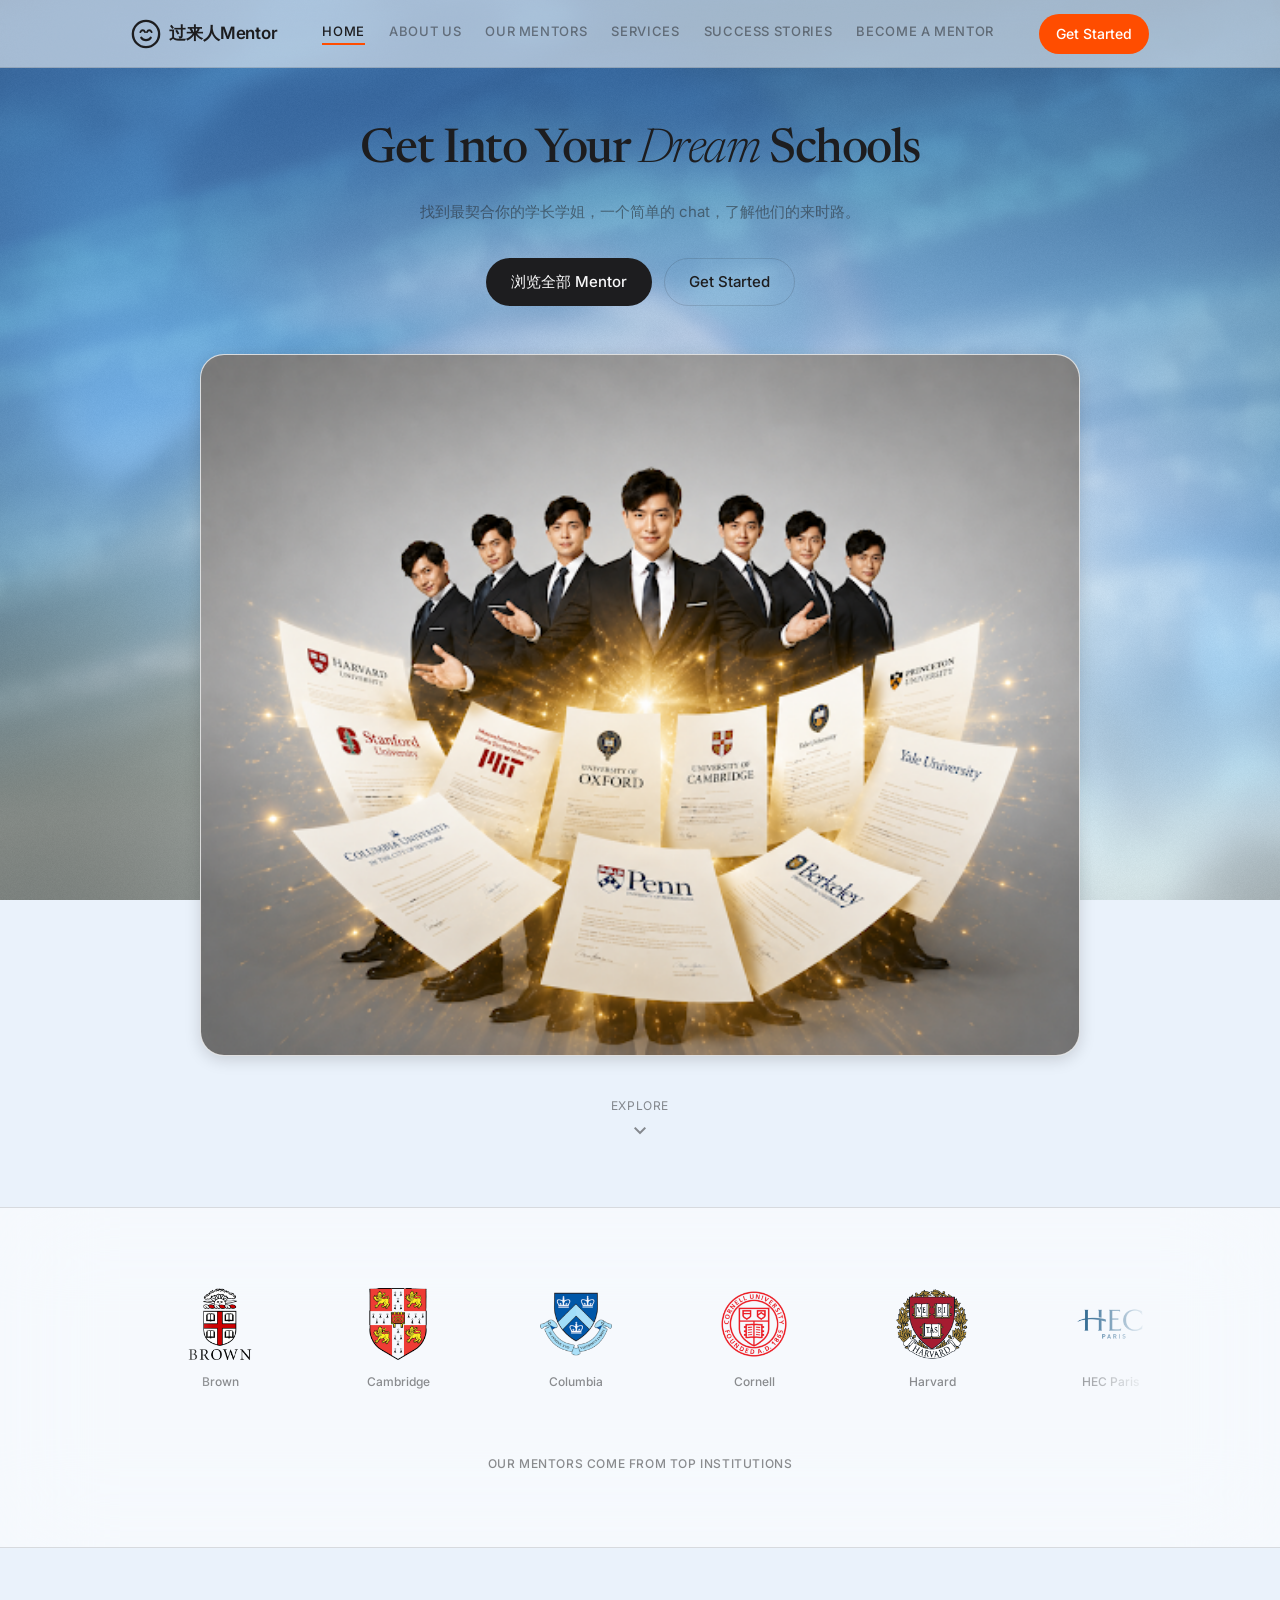
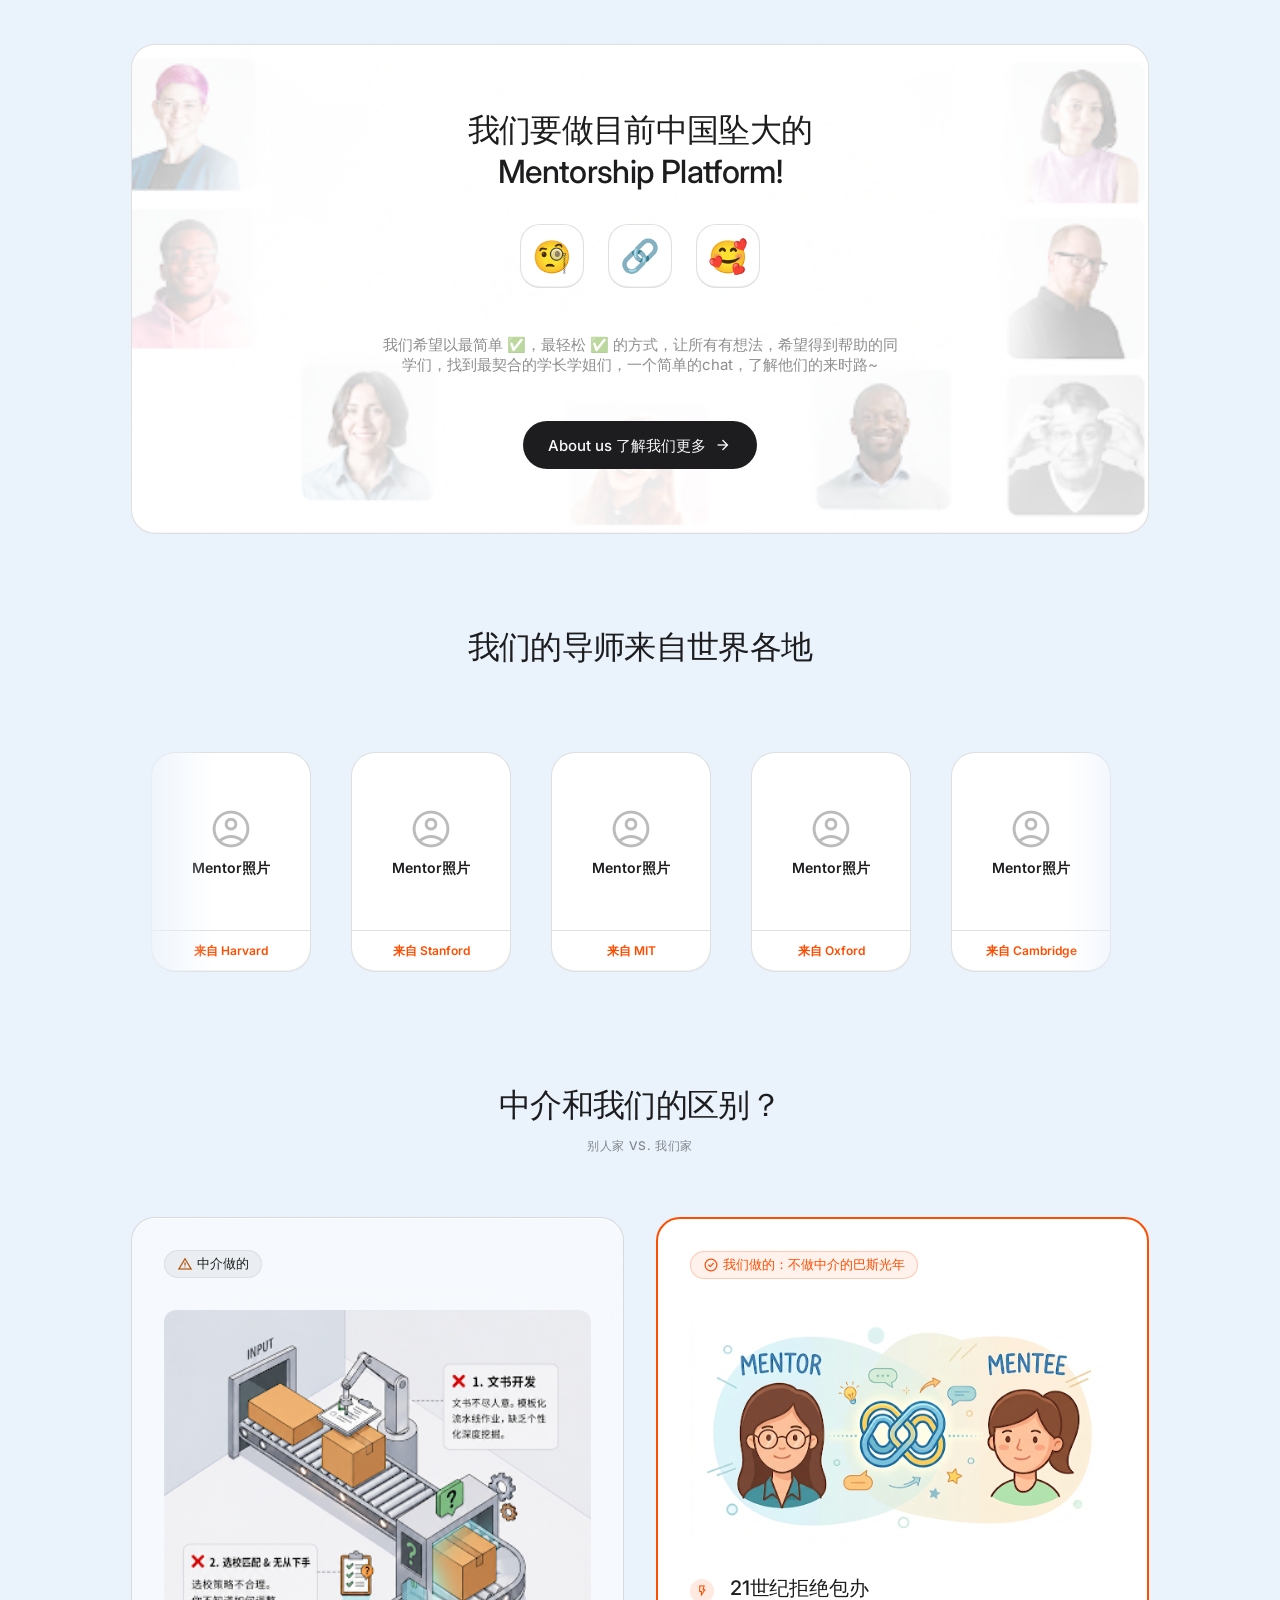
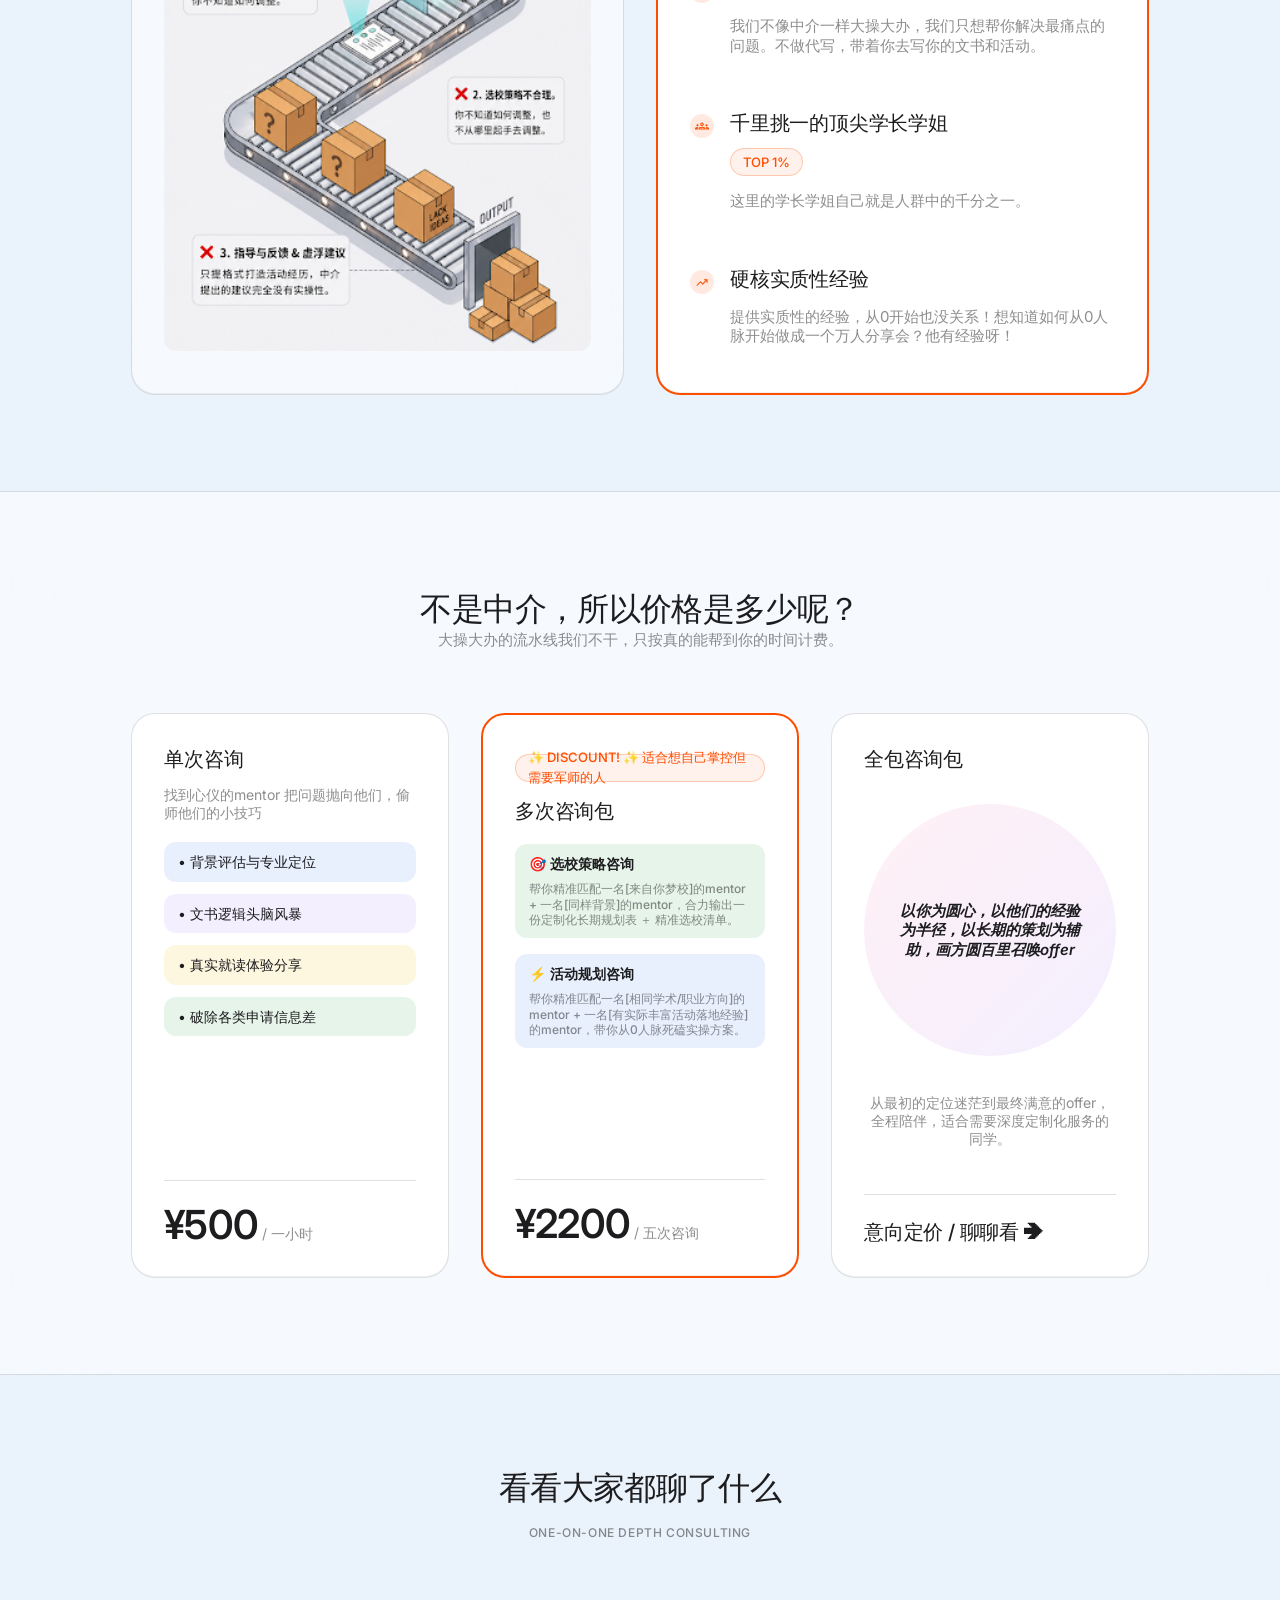
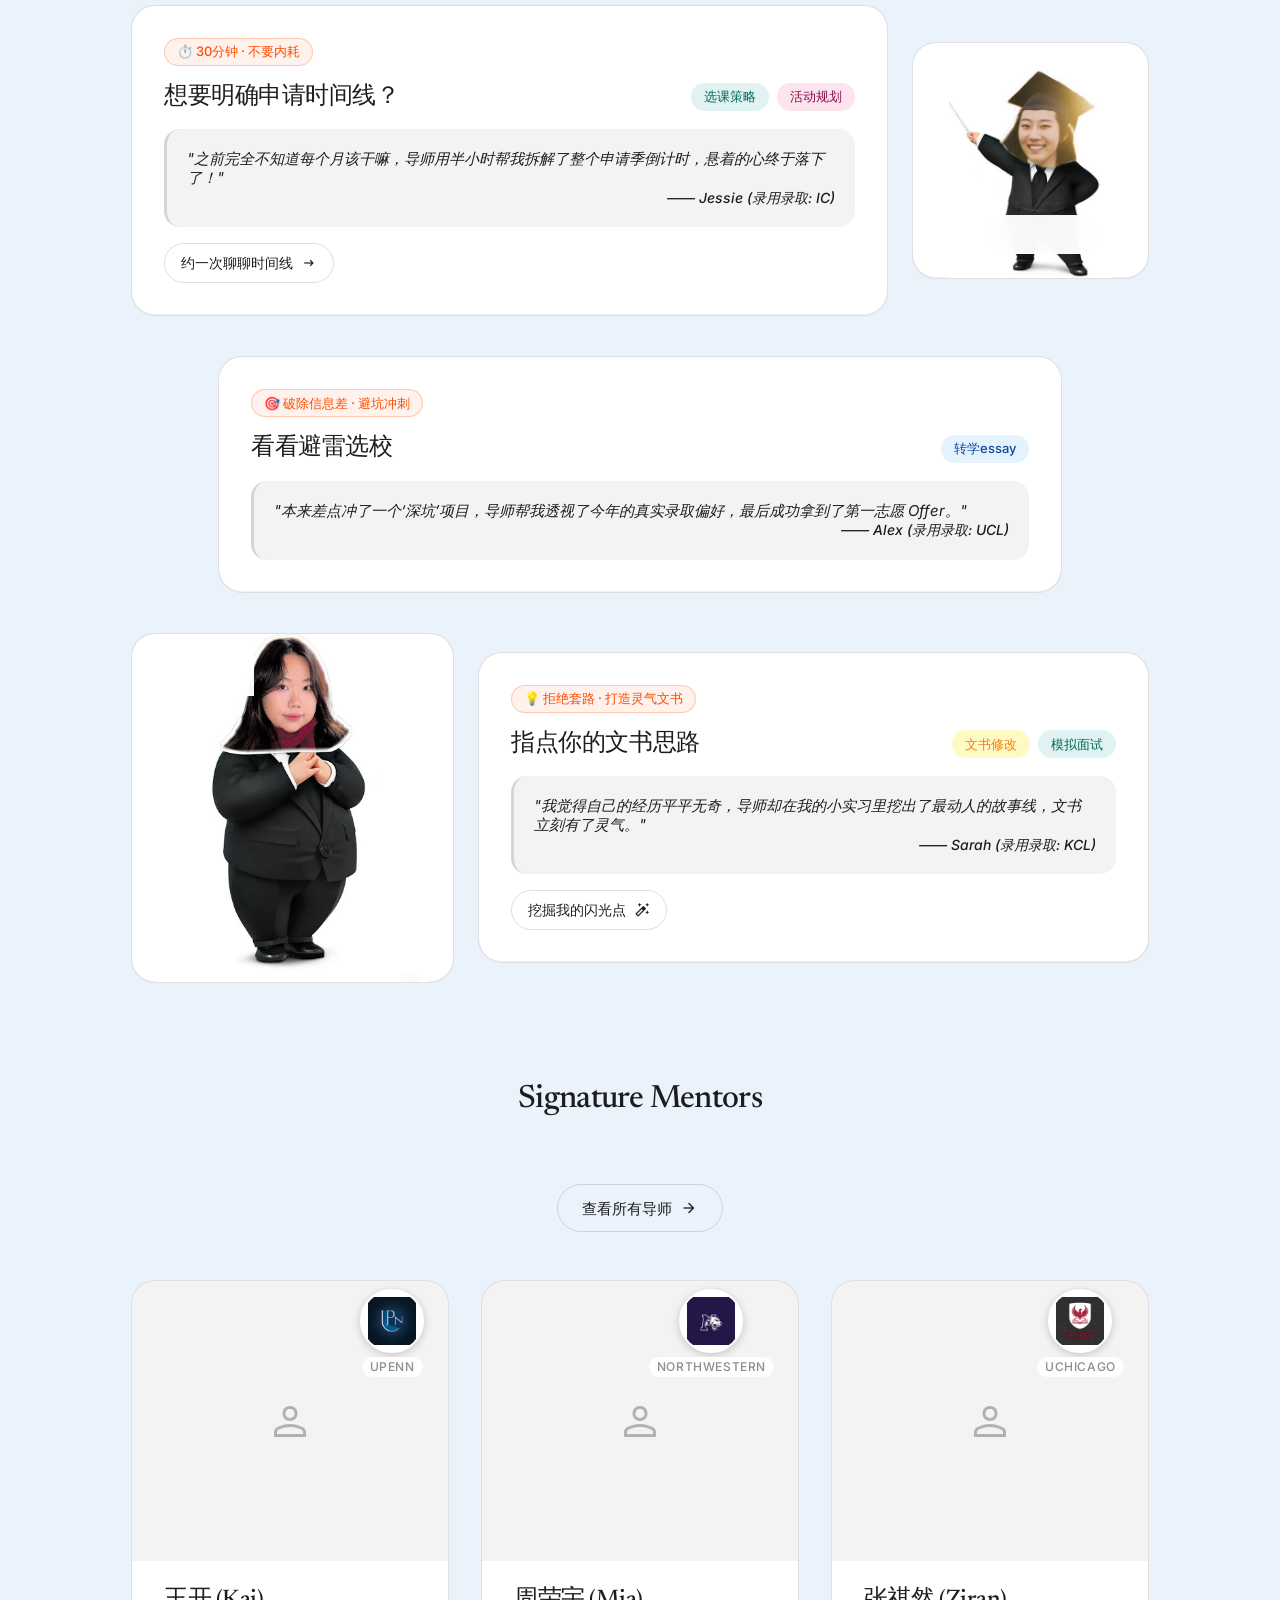
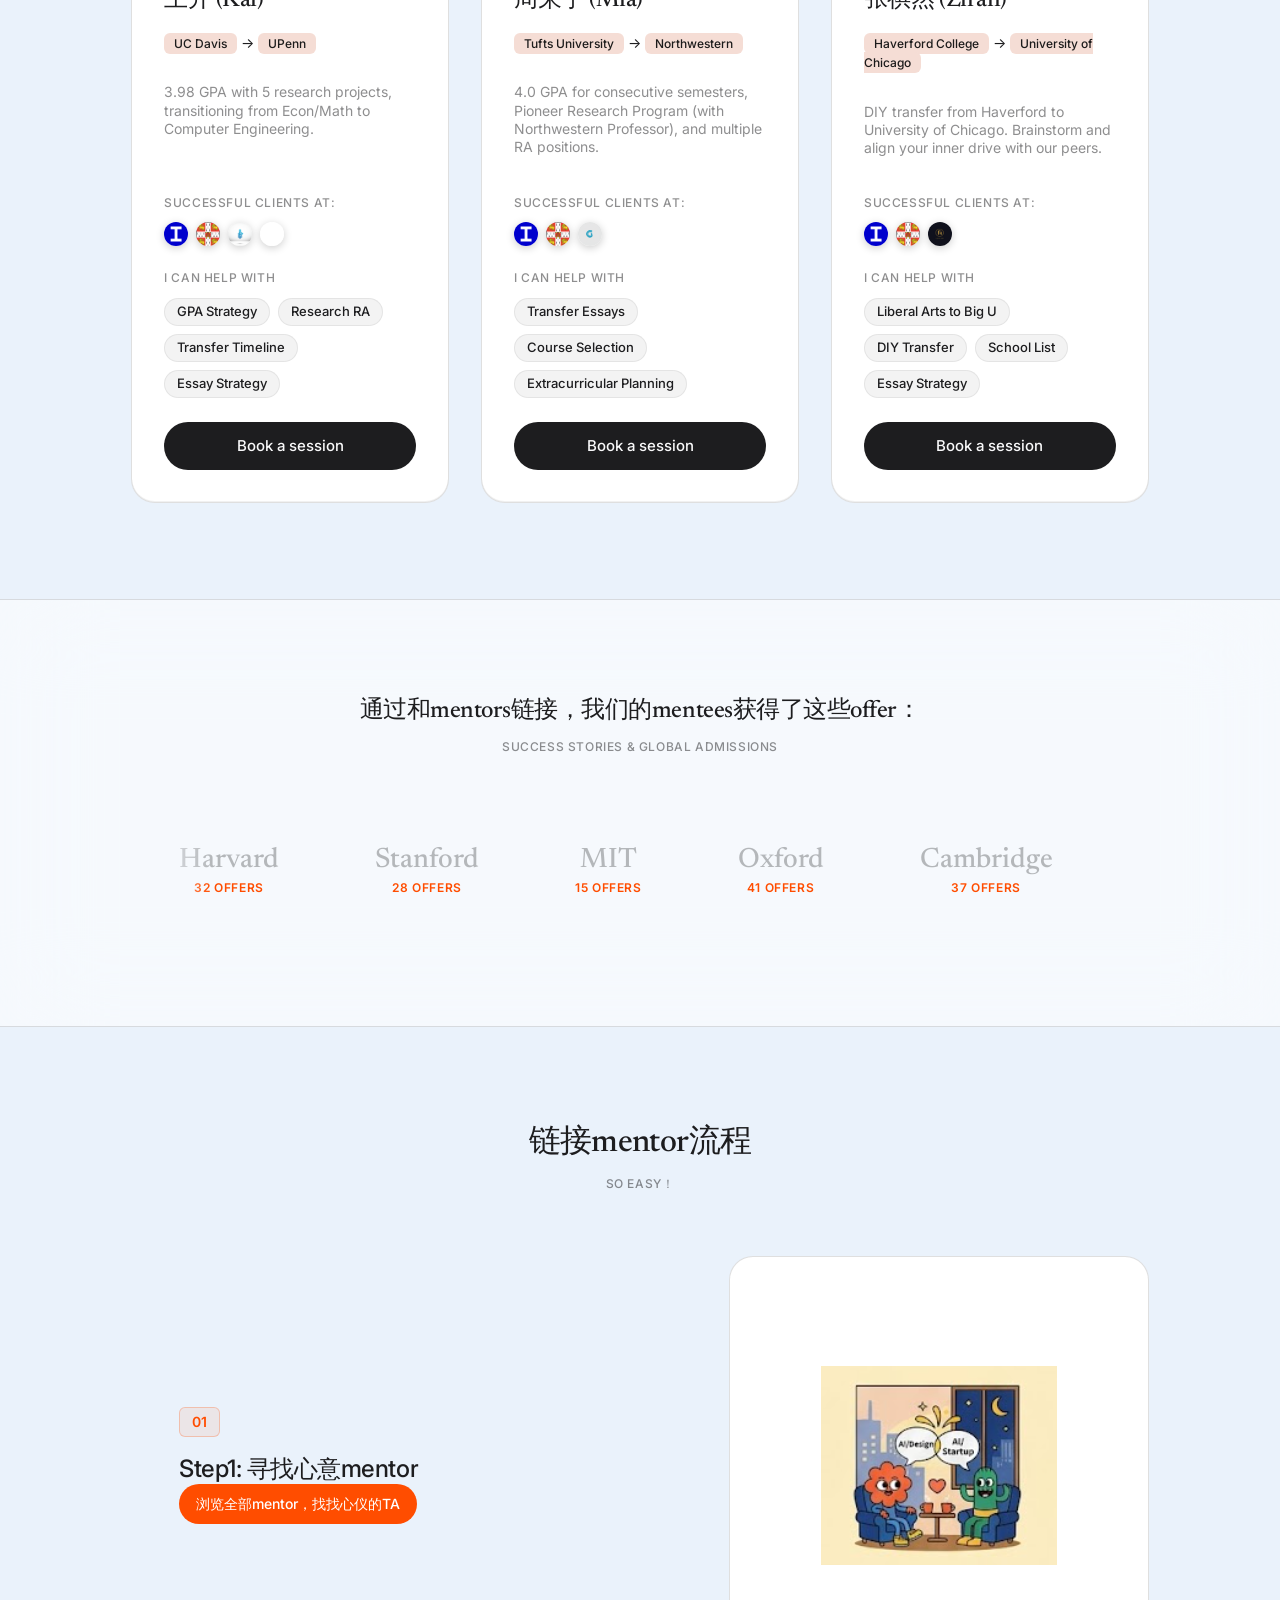
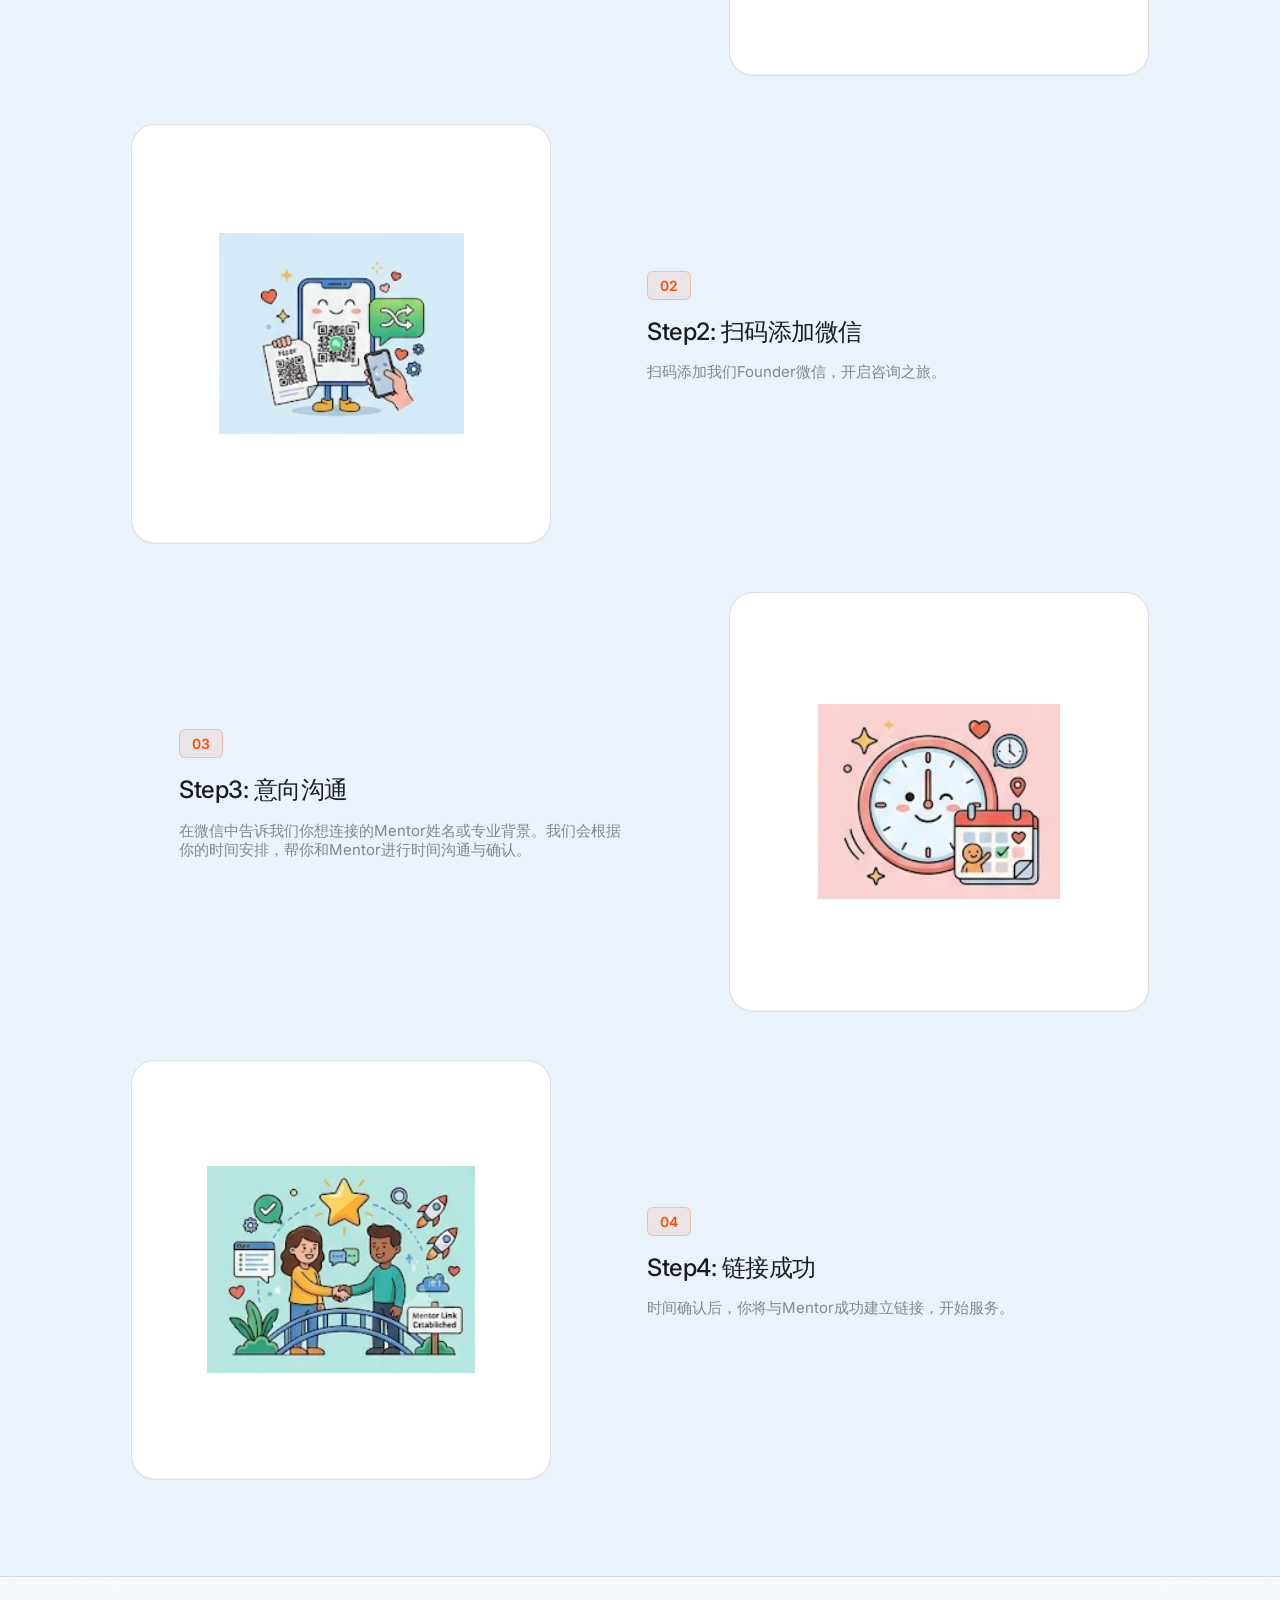
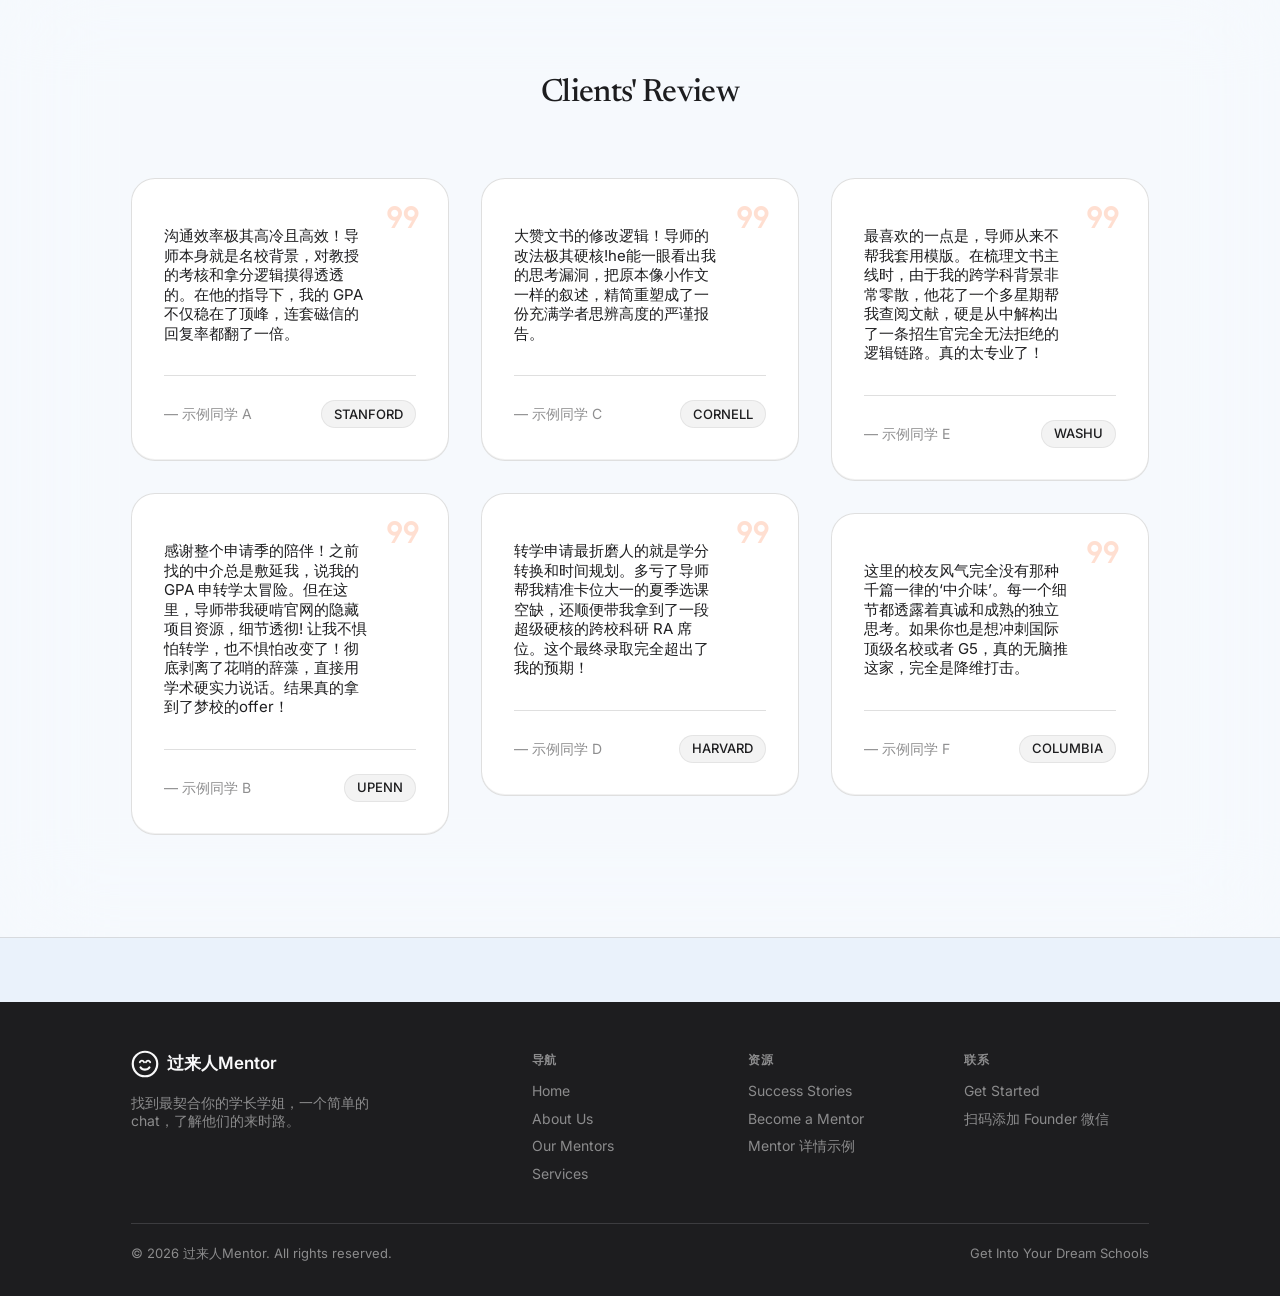
<file: index.html>
<!DOCTYPE html>
<html lang="zh-CN">
<head>
<meta charset="utf-8">
<meta name="viewport" content="width=device-width, initial-scale=1.0">
<title>过来人Mentor — Get Into Your Dream Schools</title>
<meta name="description" content="过来人Mentor 是连接你与顶尖名校学长学姐的 Mentorship 平台，一个简单的 chat，了解他们的来时路。">
<link rel="icon" type="image/png" sizes="32x32" href="icons/favicon-32.png">
<link rel="icon" type="image/png" sizes="16x16" href="icons/favicon-16.png">
<link rel="apple-touch-icon" href="icons/apple-touch-icon.png">
<link rel="manifest" href="manifest.json">
<link rel="preconnect" href="https://fonts.googleapis.com">
<link rel="preconnect" href="https://fonts.gstatic.com" crossorigin>
<link href="https://fonts.googleapis.com/css2?family=Inter:wght@400;500;600;700&family=Newsreader:opsz,ital,wght@6..72,0,400;6..72,0,500;6..72,1,400&family=Material+Symbols+Outlined:wght,FILL@100..700,0..1&display=swap" rel="stylesheet">
<link rel="stylesheet" href="css/hark.css">
<style>
  /* ---- 页面局部 ---- */
  .hero {
    min-height: 100vh;
    display: flex; flex-direction: column;
    align-items: center; justify-content: center;
    text-align: center;
    padding: 120px 16px 64px;
  }
  .hero-sub { max-width: 560px; margin: 20px auto 0; }
  .hero-actions { display: flex; gap: 12px; margin-top: 36px; flex-wrap: wrap; justify-content: center; }
  .hero-media {
    margin-top: 48px; max-width: 880px; width: 100%;
    border-radius: var(--r-6); overflow: hidden;
    border: 1px solid var(--stroke-primary);
    box-shadow: var(--shadow-2);
  }
  .hero-media img { width: 100%; height: auto; display: block; }
  .scroll-hint {
    margin-top: 40px; color: var(--text-secondary);
    font-size: 12px; letter-spacing: .05em; text-transform: uppercase;
    display: flex; flex-direction: column; align-items: center; gap: 4px;
  }

  .logo-item {
    display: flex; flex-direction: column; align-items: center; gap: 12px;
    flex-shrink: 0; width: 150px;
  }
  .logo-item img { height: 72px; width: auto; max-width: 140px; object-fit: contain; }
  .logo-item span { font-size: 12px; font-weight: 500; color: var(--text-secondary); white-space: nowrap; }

  .mini-card {
    flex-shrink: 0; width: 160px; height: 220px;
    display: flex; flex-direction: column; overflow: hidden;
  }
  .mini-card-body {
    flex: 1; display: flex; flex-direction: column;
    align-items: center; justify-content: center; gap: 8px; padding: 16px;
  }
  .mini-card-foot {
    border-top: 1px solid var(--stroke-primary);
    padding: 10px 0; text-align: center;
    font-size: 12px; font-weight: 600; color: var(--color-attention);
  }

  .emoji-card {
    width: 64px; height: 64px;
    display: flex; align-items: center; justify-content: center;
    font-size: 32px; border-radius: var(--r-5);
  }

  .chip {
    padding: 10px 14px; border-radius: var(--r-3);
    font-size: 14px; color: var(--text-primary);
  }

  .price { font-size: 40px; font-weight: 600; letter-spacing: -.02em; line-height: 1; }

  .quote-panel {
    background: var(--fill-tertiary);
    border-left: 3px solid var(--stroke-primary);
    border-radius: var(--r-4);
    padding: 20px;
  }
  .quote-panel p { margin: 0; font-style: italic; color: var(--text-primary); }
  .quote-by {
    margin-top: 12px; font-size: 14px; font-weight: 500;
    color: var(--text-secondary); text-align: right;
  }

  .bento { display: grid; grid-template-columns: repeat(12, 1fr); gap: 24px; align-items: center; }
  @media (max-width: 860px) { .bento > * { grid-column: 1 / -1 !important; } }

  .mentor-photo-badge {
    position: absolute;
    background: var(--regular-solid-bg);
    backdrop-filter: blur(20px); -webkit-backdrop-filter: blur(20px);
    border: 1px solid var(--stroke-primary);
    border-radius: var(--r-3);
    padding: 8px 14px;
    font-size: 14px; font-weight: 600;
    display: flex; align-items: center; gap: 8px;
  }
  .pulse-dot {
    width: 10px; height: 10px; border-radius: 50%;
    background: var(--color-success);
    animation: hark-pulse 1.6s ease-in-out infinite;
  }
  @keyframes hark-pulse { 0%,100% { opacity: 1; } 50% { opacity: .35; } }

  .mentor-card-media {
    aspect-ratio: 3 / 4;
    max-height: 280px;
    background: var(--fill-tertiary);
    display: flex; align-items: center; justify-content: center;
    position: relative;
  }
  .school-chip {
    background: rgb(245, 221, 213); color: rgb(28, 27, 27);
    padding: 3px 10px; border-radius: 6px;
    font-size: 12px; font-weight: 500;
  }
  .client-dot {
    width: 24px; height: 24px; border-radius: 50%; overflow: hidden;
    background: #fff; box-shadow: var(--shadow-1); flex-shrink: 0;
  }
  .client-dot img { width: 100%; height: 100%; object-fit: cover; }

  .offer-item { display: flex; flex-direction: column; align-items: center; gap: 8px; flex-shrink: 0; }
  .offer-item .school { font-family: var(--font-serif); font-size: 28px; font-weight: 500; color: var(--text-tertiary); }
  .offer-item .count { font-size: 12px; font-weight: 600; letter-spacing: .05em; text-transform: uppercase; color: var(--color-attention); }

  .step-num {
    display: inline-block; padding: 4px 12px; margin-bottom: 16px;
    background: rgba(255, 77, 0, .08); color: var(--color-attention);
    border: 1px solid rgba(255, 77, 0, .25);
    font-weight: 600; font-size: 14px; border-radius: 6px;
  }
  .step-media {
    width: 100%; max-width: 420px; aspect-ratio: 1;
    display: flex; align-items: center; justify-content: center; padding: 32px;
  }
  .step-media img { max-width: 100%; max-height: 100%; object-fit: contain; }

  .reviews { columns: 1; column-gap: 32px; }
  @media (min-width: 860px) { .reviews { columns: 3; } }
  .review-card { break-inside: avoid; margin-bottom: 32px; position: relative; }
  .review-quote-icon {
    position: absolute; top: 16px; right: 24px;
    color: rgba(255, 77, 0, .18); font-size: 44px;
    pointer-events: none; z-index: 0;
  }

  .section-pad { padding: 96px 0; }
  .section-head { text-align: center; margin-bottom: 64px; }
  .section-head .caption { display: block; margin-top: 12px; }
</style>
</head>
<body>

<iframe class="sky-frame" src="assets/sky.html" aria-hidden="true" tabindex="-1"></iframe>

<!-- ===== 导航 ===== -->
<nav class="hark-nav">
  <div class="hark-nav-inner">
    <a href="index.html" class="hark-brand">
      <svg fill="none" height="30" viewBox="0 0 32 32" width="30"><circle cx="16" cy="16" r="14" stroke="#1D1D1F" stroke-width="2.5"/><path d="M10 14C10 14 11 12 12.5 12C14 12 15 14 15 14" stroke="#1D1D1F" stroke-linecap="round" stroke-width="2"/><path d="M17 14C17 14 18 12 19.5 12C21 12 22 14 22 14" stroke="#1D1D1F" stroke-linecap="round" stroke-width="2"/><path d="M11 20C11 20 12.5 22.5 16 22.5C19.5 22.5 21 20 21 20" stroke="#1D1D1F" stroke-linecap="round" stroke-width="2.5"/></svg>
      <span>过来人Mentor</span>
    </a>
    <div class="hark-nav-links">
      <a class="hark-nav-link active" href="index.html">Home</a>
      <a class="hark-nav-link" href="about.html">About Us</a>
      <a class="hark-nav-link" href="platform.html">Our Mentors</a>
      <a class="hark-nav-link" href="services.html">Services</a>
      <a class="hark-nav-link" href="stories.html">Success Stories</a>
      <a class="hark-nav-link" href="recruit.html">Become a Mentor</a>
    </div>
    <div class="hark-nav-actions">
      <a href="services.html" class="hark-btn hark-btn--accent hark-btn--sm">Get Started</a>
      <button class="hark-nav-toggle" aria-label="菜单" aria-expanded="false"><span class="material-symbols-outlined">menu</span></button>
    </div>
  </div>
</nav>
<div class="hark-mobile-menu">
  <a class="hark-nav-link active" href="index.html">Home</a>
  <a class="hark-nav-link" href="about.html">About Us</a>
  <a class="hark-nav-link" href="platform.html">Our Mentors</a>
  <a class="hark-nav-link" href="services.html">Services</a>
  <a class="hark-nav-link" href="stories.html">Success Stories</a>
  <a class="hark-nav-link" href="recruit.html">Become a Mentor</a>
  <a href="services.html" class="hark-btn hark-btn--accent">Get Started</a>
</div>

<main>
  <!-- ===== Hero ===== -->
  <section class="hero">
    <h1 class="h0">Get Into Your <span class="serif-em">Dream</span> Schools</h1>
    <p class="body1 text-secondary hero-sub">找到最契合你的学长学姐，一个简单的 chat，了解他们的来时路。</p>
    <div class="hero-actions">
      <a href="platform.html" class="hark-btn hark-btn--primary">浏览全部 Mentor</a>
      <a href="services.html" class="hark-btn hark-btn--ghost">Get Started</a>
    </div>
    <div class="hero-media hark-card--solid">
      <img alt="Hero Background" src="images/hero/30ec7400980c.png">
    </div>
    <div class="scroll-hint">
      <span>Explore</span>
      <span class="material-symbols-outlined">expand_more</span>
    </div>
  </section>

  <!-- ===== 院校 Logo 跑马灯 ===== -->
  <section class="hark-glass-band" style="padding:64px 0;">
    <div class="hark-section" style="text-align:center;">
      <div class="hark-marquee hark-fade-mask">
        <div class="hark-marquee-track" style="align-items:flex-end;gap:28px;padding:16px 14px;">
          <!-- Set 1 -->
          <div class="logo-item"><img alt="Brown" src="images/logos/brown.png"><span>Brown</span></div>
          <div class="logo-item"><img alt="Cambridge" src="images/logos/cambridge.png"><span>Cambridge</span></div>
          <div class="logo-item"><img alt="Columbia" src="images/logos/colombia.png"><span>Columbia</span></div>
          <div class="logo-item"><img alt="Cornell" src="images/logos/cornel.png"><span>Cornell</span></div>
          <div class="logo-item"><img alt="Harvard" src="images/logos/Havard.png"><span>Harvard</span></div>
          <div class="logo-item"><img alt="HEC Paris" src="images/logos/hec.png"><span>HEC Paris</span></div>
          <div class="logo-item"><img alt="HKU" src="images/logos/HKU.png"><span>HKU</span></div>
          <div class="logo-item"><img alt="Imperial College" src="images/logos/IC.png"><span>Imperial</span></div>
          <div class="logo-item"><img alt="LSE" src="images/logos/LSE.png"><span>LSE</span></div>
          <div class="logo-item"><img alt="MIT" src="images/logos/MIT.png"><span>MIT</span></div>
          <div class="logo-item"><img alt="NYU" src="images/logos/nyu.png"><span>NYU</span></div>
          <div class="logo-item"><img alt="NUS" src="images/logos/NUS.png"><span>NUS</span></div>
          <div class="logo-item"><img alt="Oxford" src="images/logos/oxford.png"><span>Oxford</span></div>
          <div class="logo-item"><img alt="Princeton" src="images/logos/Princeton.png"><span>Princeton</span></div>
          <div class="logo-item"><img alt="Stanford" src="images/logos/Standford.png"><span>Stanford</span></div>
          <div class="logo-item"><img alt="UC Berkeley" src="images/logos/UCB.png"><span>Berkeley</span></div>
          <div class="logo-item"><img alt="UChicago" src="images/logos/Uchicago.png"><span>UChicago</span></div>
          <div class="logo-item"><img alt="UCLA" src="images/logos/UCLA.png"><span>UCLA</span></div>
          <div class="logo-item"><img alt="UPenn" src="images/logos/UPenn.png"><span>UPenn</span></div>
          <div class="logo-item"><img alt="Yale" src="images/logos/Yale.png"><span>Yale</span></div>
          <!-- Set 2 (duplicate for seamless loop) -->
          <div class="logo-item"><img alt="Brown" src="images/logos/brown.png"><span>Brown</span></div>
          <div class="logo-item"><img alt="Cambridge" src="images/logos/cambridge.png"><span>Cambridge</span></div>
          <div class="logo-item"><img alt="Columbia" src="images/logos/colombia.png"><span>Columbia</span></div>
          <div class="logo-item"><img alt="Cornell" src="images/logos/cornel.png"><span>Cornell</span></div>
          <div class="logo-item"><img alt="Harvard" src="images/logos/Havard.png"><span>Harvard</span></div>
          <div class="logo-item"><img alt="HEC Paris" src="images/logos/hec.png"><span>HEC Paris</span></div>
          <div class="logo-item"><img alt="HKU" src="images/logos/HKU.png"><span>HKU</span></div>
          <div class="logo-item"><img alt="Imperial College" src="images/logos/IC.png"><span>Imperial</span></div>
          <div class="logo-item"><img alt="LSE" src="images/logos/LSE.png"><span>LSE</span></div>
          <div class="logo-item"><img alt="MIT" src="images/logos/MIT.png"><span>MIT</span></div>
          <div class="logo-item"><img alt="NYU" src="images/logos/nyu.png"><span>NYU</span></div>
          <div class="logo-item"><img alt="NUS" src="images/logos/NUS.png"><span>NUS</span></div>
          <div class="logo-item"><img alt="Oxford" src="images/logos/oxford.png"><span>Oxford</span></div>
          <div class="logo-item"><img alt="Princeton" src="images/logos/Princeton.png"><span>Princeton</span></div>
          <div class="logo-item"><img alt="Stanford" src="images/logos/Standford.png"><span>Stanford</span></div>
          <div class="logo-item"><img alt="UC Berkeley" src="images/logos/UCB.png"><span>Berkeley</span></div>
          <div class="logo-item"><img alt="UChicago" src="images/logos/Uchicago.png"><span>UChicago</span></div>
          <div class="logo-item"><img alt="UCLA" src="images/logos/UCLA.png"><span>UCLA</span></div>
          <div class="logo-item"><img alt="UPenn" src="images/logos/UPenn.png"><span>UPenn</span></div>
          <div class="logo-item"><img alt="Yale" src="images/logos/Yale.png"><span>Yale</span></div>
        </div>
      </div>
      <p class="caption" style="margin-top:48px;">Our mentors come from top institutions</p>
    </div>
  </section>

  <!-- ===== 平台宣言 ===== -->
  <section class="section-pad">
    <div class="hark-section">
      <div class="hark-card hark-card--solid hark-card-pad" style="position:relative;overflow:hidden;text-align:center;">
        <div style="position:absolute;inset:0;opacity:.25;pointer-events:none;">
          <img alt="" src="images/hero/407dbe351b3a.png" style="width:100%;height:100%;object-fit:cover;">
        </div>
        <div style="position:relative;max-width:640px;margin:0 auto;display:flex;flex-direction:column;align-items:center;gap:32px;padding:32px 0;">
          <h2 class="h1">我们要做目前中国坠大的<br>Mentorship Platform!</h2>
          <div style="display:flex;gap:24px;">
            <div class="emoji-card hark-card hark-card--solid">🧐</div>
            <div class="emoji-card hark-card hark-card--solid">🔗</div>
            <div class="emoji-card hark-card hark-card--solid">🥰</div>
          </div>
          <p class="body1 text-secondary" style="max-width:520px;">
            我们希望以最简单 ✅，最轻松 ✅ 的方式，让所有有想法，希望得到帮助的同学们，找到最契合的学长学姐们，一个简单的chat，了解他们的来时路~
          </p>
          <a class="hark-btn hark-btn--primary" href="about.html">
            About us 了解我们更多
            <span class="material-symbols-outlined" style="font-size:18px;">arrow_forward</span>
          </a>
        </div>
      </div>
    </div>
  </section>

  <!-- ===== 导师头像跑马灯 ===== -->
  <section class="section-pad" style="padding-top:0;">
    <div class="hark-section">
      <div class="section-head">
        <h2 class="h1" style="font-family:var(--font-serif);">我们的导师来自世界各地</h2>
      </div>
      <div class="hark-marquee hark-fade-mask">
        <div class="hark-marquee-track" style="align-items:center;gap:40px;padding:16px 20px;">
          <div class="mini-card hark-card hark-card--solid"><div class="mini-card-body"><span class="material-symbols-outlined" style="font-size:44px;color:var(--text-tertiary);">account_circle</span><span class="body2" style="font-weight:600;">Mentor照片</span></div><div class="mini-card-foot">来自 Harvard</div></div>
          <div class="mini-card hark-card hark-card--solid"><div class="mini-card-body"><span class="material-symbols-outlined" style="font-size:44px;color:var(--text-tertiary);">account_circle</span><span class="body2" style="font-weight:600;">Mentor照片</span></div><div class="mini-card-foot">来自 Stanford</div></div>
          <div class="mini-card hark-card hark-card--solid"><div class="mini-card-body"><span class="material-symbols-outlined" style="font-size:44px;color:var(--text-tertiary);">account_circle</span><span class="body2" style="font-weight:600;">Mentor照片</span></div><div class="mini-card-foot">来自 MIT</div></div>
          <div class="mini-card hark-card hark-card--solid"><div class="mini-card-body"><span class="material-symbols-outlined" style="font-size:44px;color:var(--text-tertiary);">account_circle</span><span class="body2" style="font-weight:600;">Mentor照片</span></div><div class="mini-card-foot">来自 Oxford</div></div>
          <div class="mini-card hark-card hark-card--solid"><div class="mini-card-body"><span class="material-symbols-outlined" style="font-size:44px;color:var(--text-tertiary);">account_circle</span><span class="body2" style="font-weight:600;">Mentor照片</span></div><div class="mini-card-foot">来自 Cambridge</div></div>
          <div class="mini-card hark-card hark-card--solid"><div class="mini-card-body"><span class="material-symbols-outlined" style="font-size:44px;color:var(--text-tertiary);">account_circle</span><span class="body2" style="font-weight:600;">Mentor照片</span></div><div class="mini-card-foot">来自 Yale</div></div>
          <!-- Set 2 (duplicate for seamless loop) -->
          <div class="mini-card hark-card hark-card--solid"><div class="mini-card-body"><span class="material-symbols-outlined" style="font-size:44px;color:var(--text-tertiary);">account_circle</span><span class="body2" style="font-weight:600;">Mentor照片</span></div><div class="mini-card-foot">来自 Harvard</div></div>
          <div class="mini-card hark-card hark-card--solid"><div class="mini-card-body"><span class="material-symbols-outlined" style="font-size:44px;color:var(--text-tertiary);">account_circle</span><span class="body2" style="font-weight:600;">Mentor照片</span></div><div class="mini-card-foot">来自 Stanford</div></div>
          <div class="mini-card hark-card hark-card--solid"><div class="mini-card-body"><span class="material-symbols-outlined" style="font-size:44px;color:var(--text-tertiary);">account_circle</span><span class="body2" style="font-weight:600;">Mentor照片</span></div><div class="mini-card-foot">来自 MIT</div></div>
          <div class="mini-card hark-card hark-card--solid"><div class="mini-card-body"><span class="material-symbols-outlined" style="font-size:44px;color:var(--text-tertiary);">account_circle</span><span class="body2" style="font-weight:600;">Mentor照片</span></div><div class="mini-card-foot">来自 Oxford</div></div>
          <div class="mini-card hark-card hark-card--solid"><div class="mini-card-body"><span class="material-symbols-outlined" style="font-size:44px;color:var(--text-tertiary);">account_circle</span><span class="body2" style="font-weight:600;">Mentor照片</span></div><div class="mini-card-foot">来自 Cambridge</div></div>
          <div class="mini-card hark-card hark-card--solid"><div class="mini-card-body"><span class="material-symbols-outlined" style="font-size:44px;color:var(--text-tertiary);">account_circle</span><span class="body2" style="font-weight:600;">Mentor照片</span></div><div class="mini-card-foot">来自 Yale</div></div>
        </div>
      </div>
    </div>
  </section>

  <!-- ===== 中介 vs 我们 ===== -->
  <section class="section-pad" style="padding-top:0;">
    <div class="hark-section">
      <div class="section-head">
        <h2 class="h1">中介和我们的区别？</h2>
        <span class="caption">别人家 vs. 我们家</span>
      </div>
      <div style="display:grid;gap:32px;align-items:stretch;" id="compare-grid">
        <!-- 中介做的 -->
        <div class="hark-card hark-card--thin hark-card-pad">
          <span class="hark-tag" style="margin-bottom:32px;">
            <span class="material-symbols-outlined" style="font-size:16px;color:#B45309;margin-right:4px;">warning</span>中介做的
          </span>
          <div style="border-radius:var(--r-3);overflow:hidden;background:#fff;">
            <img alt="中介做的" src="images/assets/5ea7c71f0226.png" style="width:100%;height:auto;display:block;">
          </div>
        </div>
        <!-- 我们做的 -->
        <div class="hark-card hark-card--solid hark-card-pad" style="border:2px solid var(--color-attention);">
          <span class="hark-tag hark-tag--accent" style="margin-bottom:32px;">
            <span class="material-symbols-outlined" style="font-size:16px;margin-right:4px;">check_circle</span>我们做的：不做中介的巴斯光年
          </span>
          <div style="border-radius:var(--r-3);overflow:hidden;margin-bottom:32px;background:#fff;">
            <img alt="Mentorship Illustration" src="images/mentors/665c0d72bd7b.png" style="width:100%;height:auto;display:block;">
          </div>
          <div style="display:flex;flex-direction:column;gap:40px;">
            <div style="display:flex;gap:16px;">
              <div style="margin-top:4px;width:24px;height:24px;border-radius:50%;background:rgba(255,77,0,.12);display:flex;align-items:center;justify-content:center;flex-shrink:0;">
                <span class="material-symbols-outlined" style="font-size:14px;color:var(--color-attention);">flash_on</span>
              </div>
              <div>
                <h4 class="h3" style="margin-bottom:8px;">21世纪拒绝包办</h4>
                <p class="body1 text-secondary">我们不像中介一样大操大办，我们只想帮你解决最痛点的问题。不做代写，带着你去写你的文书和活动。</p>
              </div>
            </div>
            <div style="display:flex;gap:16px;">
              <div style="margin-top:4px;width:24px;height:24px;border-radius:50%;background:rgba(255,77,0,.12);display:flex;align-items:center;justify-content:center;flex-shrink:0;">
                <span class="material-symbols-outlined" style="font-size:14px;color:var(--color-attention);">groups</span>
              </div>
              <div style="flex:1;">
                <h4 class="h3" style="margin-bottom:12px;">千里挑一的顶尖学长学姐</h4>
                <div style="display:flex;align-items:center;gap:12px;margin-bottom:12px;">
                  <span class="hark-tag hark-tag--accent">TOP 1%</span>
                </div>
                <p class="body1 text-secondary">这里的学长学姐自己就是人群中的千分之一。</p>
              </div>
            </div>
            <div style="display:flex;gap:16px;">
              <div style="margin-top:4px;width:24px;height:24px;border-radius:50%;background:rgba(255,77,0,.12);display:flex;align-items:center;justify-content:center;flex-shrink:0;">
                <span class="material-symbols-outlined" style="font-size:14px;color:var(--color-attention);">trending_up</span>
              </div>
              <div style="flex:1;">
                <h4 class="h3" style="margin-bottom:8px;">硬核实质性经验</h4>
                <p class="body1 text-secondary">提供实质性的经验，从0开始也没关系！想知道如何从0人脉开始做成一个万人分享会？他有经验呀！</p>
              </div>
            </div>
          </div>
        </div>
      </div>
    </div>
  </section>

  <!-- ===== 定价 ===== -->
  <section class="section-pad hark-glass-band">
    <div class="hark-section">
      <div class="section-head">
        <h2 class="h1">不是中介，所以价格是多少呢？</h2>
        <span class="body1 text-secondary">大操大办的流水线我们不干，只按真的能帮到你的时间计费。</span>
      </div>
      <div style="display:grid;gap:32px;" id="pricing-grid">
        <!-- 单次咨询 -->
        <div class="hark-card hark-card--solid hark-card-pad hark-card-lift" style="display:flex;flex-direction:column;justify-content:space-between;">
          <div>
            <h3 class="h3" style="margin-bottom:8px;">单次咨询</h3>
            <p class="body2 text-secondary" style="margin-bottom:20px;">找到心仪的mentor 把问题抛向他们，偷师他们的小技巧</p>
            <div style="display:flex;flex-direction:column;gap:12px;">
              <div class="chip" style="background:#E8F0FE;">• 背景评估与专业定位</div>
              <div class="chip" style="background:#F3EFFF;">• 文书逻辑头脑风暴</div>
              <div class="chip" style="background:#FEF7E0;">• 真实就读体验分享</div>
              <div class="chip" style="background:#E6F4EA;">• 破除各类申请信息差</div>
            </div>
          </div>
          <div style="margin-top:32px;padding-top:24px;border-top:1px solid var(--stroke-primary);">
            <span class="price">¥500</span>
            <span class="body2 text-secondary"> / 一小时</span>
          </div>
        </div>
        <!-- 多次咨询包 -->
        <div class="hark-card hark-card--solid hark-card-pad hark-card-lift" style="border:2px solid var(--color-attention);display:flex;flex-direction:column;justify-content:space-between;">
          <div>
            <div style="margin-bottom:16px;"><span class="hark-tag hark-tag--accent">✨ DISCOUNT! ✨ 适合想自己掌控但需要军师的人</span></div>
            <h3 class="h3" style="margin-bottom:20px;">多次咨询包</h3>
            <div style="display:flex;flex-direction:column;gap:16px;">
              <div class="chip" style="background:#E6F4EA;display:flex;flex-direction:column;gap:8px;align-items:flex-start;">
                <p style="margin:0;font-weight:600;">🎯 选校策略咨询</p>
                <p class="caption" style="margin:0;text-transform:none;letter-spacing:0;">帮你精准匹配一名[来自你梦校]的mentor + 一名[同样背景]的mentor，合力输出一份定制化长期规划表 ＋ 精准选校清单。</p>
              </div>
              <div class="chip" style="background:#E8F0FE;display:flex;flex-direction:column;gap:8px;align-items:flex-start;">
                <p style="margin:0;font-weight:600;">⚡️ 活动规划咨询</p>
                <p class="caption" style="margin:0;text-transform:none;letter-spacing:0;">帮你精准匹配一名[相同学术/职业方向]的mentor + 一名[有实际丰富活动落地经验]的mentor，带你从0人脉死磕实操方案。</p>
              </div>
            </div>
          </div>
          <div style="margin-top:32px;padding-top:24px;border-top:1px solid var(--stroke-primary);">
            <span class="price">¥2200</span>
            <span class="body2 text-secondary"> / 五次咨询</span>
          </div>
        </div>
        <!-- 全包咨询包 -->
        <div class="hark-card hark-card--solid hark-card-pad hark-card-lift" style="display:flex;flex-direction:column;justify-content:space-between;">
          <div style="display:flex;flex-direction:column;align-items:center;text-align:center;">
            <h3 class="h3" style="align-self:flex-start;margin-bottom:32px;">全包咨询包</h3>
            <div style="width:100%;max-width:280px;aspect-ratio:1;border-radius:50%;background:linear-gradient(135deg,#FFF0F5,#F3EFFF);display:flex;align-items:center;justify-content:center;padding:32px;margin-bottom:24px;">
              <p class="body1" style="font-weight:600;font-style:italic;margin:0;">以你为圆心，以他们的经验为半径，以长期的策划为辅助，画方圆百里召唤offer</p>
            </div>
            <p class="body2 text-secondary">从最初的定位迷茫到最终满意的offer，全程陪伴，适合需要深度定制化服务的同学。</p>
          </div>
          <div style="margin-top:32px;padding-top:24px;border-top:1px solid var(--stroke-primary);">
            <span class="h3">意向定价 / 聊聊看 ➔</span>
          </div>
        </div>
      </div>
    </div>
  </section>

  <!-- ===== 咨询场景 bento ===== -->
  <section class="section-pad">
    <div class="hark-section">
      <div class="section-head">
        <h2 class="h1" style="font-family:var(--font-serif);">看看大家都聊了什么</h2>
        <span class="caption">One-on-One Depth Consulting</span>
      </div>
      <div class="bento">
        <!-- Card 1 -->
        <div style="grid-column:span 9;">
          <div class="hark-card hark-card--solid hark-card-pad" style="display:flex;flex-direction:column;gap:16px;">
            <span class="hark-tag hark-tag--accent" style="align-self:flex-start;">⏱️ 30分钟 · 不要内耗</span>
            <div style="display:flex;align-items:center;justify-content:space-between;gap:16px;flex-wrap:wrap;">
              <h3 class="h2" style="font-family:var(--font-serif);">想要明确申请时间线？</h3>
              <div style="display:flex;gap:8px;">
                <span class="hark-tag" style="background:rgb(224,242,241);color:rgb(0,105,92);border-color:transparent;">选课策略</span>
                <span class="hark-tag" style="background:rgb(252,228,236);color:rgb(136,14,79);border-color:transparent;">活动规划</span>
              </div>
            </div>
            <div class="quote-panel">
              <p>"之前完全不知道每个月该干嘛，导师用半小时帮我拆解了整个申请季倒计时，悬着的心终于落下了！"</p>
              <p class="quote-by">—— Jessie (录用录取: IC)</p>
            </div>
            <a href="services.html" class="hark-btn hark-btn--ghost hark-btn--sm" style="align-self:flex-start;">
              约一次聊聊时间线 <span class="material-symbols-outlined" style="font-size:16px;">arrow_right_alt</span>
            </a>
          </div>
        </div>
        <!-- Photo 1 -->
        <div style="grid-column:span 3;position:relative;" class="hark-card hark-card--solid">
          <img alt="Mentor Portrait" src="images/mentors/cc59f0060809.jpg" style="width:100%;aspect-ratio:1;object-fit:contain;border-radius:var(--r-6);">
          <div class="mentor-photo-badge" style="bottom:24px;right:24px;">
            <span class="pulse-dot"></span><span>录取成功率 98%</span>
          </div>
        </div>
        <!-- Card 2 -->
        <div style="grid-column:2 / span 10;margin:16px 0;">
          <div class="hark-card hark-card--solid hark-card-pad" style="display:flex;flex-direction:column;gap:16px;">
            <span class="hark-tag hark-tag--accent" style="align-self:flex-start;">🎯 破除信息差 · 避坑冲刺</span>
            <div style="display:flex;align-items:center;justify-content:space-between;gap:16px;flex-wrap:wrap;">
              <h3 class="h2" style="font-family:var(--font-serif);">看看避雷选校</h3>
              <span class="hark-tag" style="background:rgb(227,242,253);color:rgb(13,71,161);border-color:transparent;">转学essay</span>
            </div>
            <div class="quote-panel">
              <p>"本来差点冲了一个‘深坑’项目，导师帮我透视了今年的真实录取偏好，最后成功拿到了第一志愿 Offer。"</p>
              <p class="quote-by">—— Alex (录用录取: UCL)</p>
            </div>
          </div>
        </div>
        <!-- Photo 2 -->
        <div style="grid-column:span 4;position:relative;height:350px;" class="hark-card hark-card--solid">
          <img alt="Mentor Portrait" src="images/mentors/27ec9b241baa.jpg" style="width:100%;height:100%;object-fit:contain;border-radius:var(--r-6);">
          <div class="mentor-photo-badge" style="top:24px;left:24px;"><span>IC Mentor</span></div>
        </div>
        <!-- Card 3 -->
        <div style="grid-column:span 8;">
          <div class="hark-card hark-card--solid hark-card-pad" style="display:flex;flex-direction:column;gap:16px;">
            <span class="hark-tag hark-tag--accent" style="align-self:flex-start;">💡 拒绝套路 · 打造灵气文书</span>
            <div style="display:flex;align-items:center;justify-content:space-between;gap:16px;flex-wrap:wrap;">
              <h3 class="h2" style="font-family:var(--font-serif);">指点你的文书思路</h3>
              <div style="display:flex;gap:8px;">
                <span class="hark-tag" style="background:rgb(255,249,196);color:rgb(245,127,23);border-color:transparent;">文书修改</span>
                <span class="hark-tag" style="background:rgb(224,242,241);color:rgb(0,105,92);border-color:transparent;">模拟面试</span>
              </div>
            </div>
            <div class="quote-panel">
              <p>"我觉得自己的经历平平无奇，导师却在我的小实习里挖出了最动人的故事线，文书立刻有了灵气。"</p>
              <p class="quote-by">—— Sarah (录用录取: KCL)</p>
            </div>
            <a href="services.html" class="hark-btn hark-btn--ghost hark-btn--sm" style="align-self:flex-start;">
              挖掘我的闪光点 <span class="material-symbols-outlined" style="font-size:16px;">auto_fix_high</span>
            </a>
          </div>
        </div>
      </div>
    </div>
  </section>

  <!-- ===== Signature Mentors ===== -->
  <section class="section-pad" style="padding-top:0;">
    <div class="hark-section">
      <div class="section-head">
        <h2 class="h1" style="font-family:var(--font-serif);">Signature Mentors</h2>
      </div>
      <div style="display:flex;justify-content:center;margin-bottom:48px;">
        <a href="platform.html" class="hark-btn hark-btn--ghost">
          查看所有导师 <span class="material-symbols-outlined" style="font-size:18px;">arrow_forward</span>
        </a>
      </div>
      <div style="display:grid;gap:32px;" id="mentors-grid">
        <!-- 王开 (Kai) -->
        <div class="hark-card hark-card--solid hark-card-lift" style="overflow:hidden;display:flex;flex-direction:column;">
          <div class="mentor-card-media">
            <span class="material-symbols-outlined" style="font-size:48px;color:var(--text-tertiary);">person</span>
            <div style="position:absolute;top:8px;right:24px;display:flex;flex-direction:column;align-items:center;gap:4px;">
              <div style="width:64px;height:64px;background:#fff;border:2px solid #fff;border-radius:50%;overflow:hidden;box-shadow:var(--shadow-1);display:flex;align-items:center;justify-content:center;">
                <img alt="UPenn Logo" src="images/logos/d02cc902f99d.png" style="width:48px;height:48px;object-fit:contain;">
              </div>
              <span class="caption" style="background:var(--regular-solid-bg);padding:2px 8px;border-radius:var(--r-pill);">UPenn</span>
            </div>
          </div>
          <div class="hark-card-pad" style="padding-top:24px;flex:1;display:flex;flex-direction:column;">
            <h3 class="h2" style="font-family:var(--font-serif);margin-bottom:4px;">王开 (Kai)</h3>
            <p class="body2" style="margin-bottom:16px;"><span class="school-chip">UC Davis</span> → <span class="school-chip">UPenn</span></p>
            <p class="body2 text-secondary" style="min-height:64px;margin-bottom:16px;">3.98 GPA with 5 research projects, transitioning from Econ/Math to Computer Engineering.</p>
            <div style="margin-top:auto;">
              <p class="caption" style="margin-bottom:12px;">Successful clients at:</p>
              <div style="display:flex;gap:8px;margin-bottom:24px;">
                <div class="client-dot"><img alt="Client Logo 1" src="images/logos/32bdd6cef1d7.png" style="object-position:0% center;"></div>
                <div class="client-dot"><img alt="Client Logo 2" src="images/logos/7b31cd576683.png" style="object-position:25% 0%;"></div>
                <div class="client-dot"><img alt="Client Logo 3" src="images/logos/f0bbf9ede2bd.png" style="object-position:50% 0%;"></div>
                <div class="client-dot"><img alt="Client Logo 5" src="images/logos/4c4ef1460c85.png" style="object-position:100% 0%;"></div>
              </div>
              <p class="caption" style="margin-bottom:12px;">I Can Help With</p>
              <div style="display:flex;flex-wrap:wrap;gap:8px;margin-bottom:24px;">
                <span class="hark-tag">GPA Strategy</span><span class="hark-tag">Research RA</span><span class="hark-tag">Transfer Timeline</span><span class="hark-tag">Essay Strategy</span>
              </div>
              <a href="services.html" class="hark-btn hark-btn--primary" style="width:100%;">Book a session</a>
            </div>
          </div>
        </div>
        <!-- 周荣宇 (Mia) -->
        <div class="hark-card hark-card--solid hark-card-lift" style="overflow:hidden;display:flex;flex-direction:column;">
          <div class="mentor-card-media">
            <span class="material-symbols-outlined" style="font-size:48px;color:var(--text-tertiary);">person</span>
            <div style="position:absolute;top:8px;right:24px;display:flex;flex-direction:column;align-items:center;gap:4px;">
              <div style="width:64px;height:64px;background:#fff;border:2px solid #fff;border-radius:50%;overflow:hidden;box-shadow:var(--shadow-1);display:flex;align-items:center;justify-content:center;">
                <img alt="Northwestern Logo" src="images/logos/2b824b0ea756.png" style="width:48px;height:48px;object-fit:contain;">
              </div>
              <span class="caption" style="background:var(--regular-solid-bg);padding:2px 8px;border-radius:var(--r-pill);">Northwestern</span>
            </div>
          </div>
          <div class="hark-card-pad" style="padding-top:24px;flex:1;display:flex;flex-direction:column;">
            <h3 class="h2" style="font-family:var(--font-serif);margin-bottom:4px;">周荣宇 (Mia)</h3>
            <p class="body2" style="margin-bottom:16px;"><span class="school-chip">Tufts University</span> → <span class="school-chip">Northwestern</span></p>
            <p class="body2 text-secondary" style="min-height:64px;margin-bottom:16px;">4.0 GPA for consecutive semesters, Pioneer Research Program (with Northwestern Professor), and multiple RA positions.</p>
            <div style="margin-top:auto;">
              <p class="caption" style="margin-bottom:12px;">Successful clients at:</p>
              <div style="display:flex;gap:8px;margin-bottom:24px;">
                <div class="client-dot"><img alt="Client Logo 1" src="images/logos/32bdd6cef1d7.png" style="object-position:0% center;"></div>
                <div class="client-dot"><img alt="Client Logo 2" src="images/logos/7b31cd576683.png" style="object-position:25% 0%;"></div>
                <div class="client-dot"><img alt="Client Logo 3" src="images/logos/a325ffe50775.png" style="object-position:50% 0%;"></div>
              </div>
              <p class="caption" style="margin-bottom:12px;">I Can Help With</p>
              <div style="display:flex;flex-wrap:wrap;gap:8px;margin-bottom:24px;">
                <span class="hark-tag">Transfer Essays</span><span class="hark-tag">Course Selection</span><span class="hark-tag">Extracurricular Planning</span>
              </div>
              <a href="mentors/mia.html" class="hark-btn hark-btn--primary" style="width:100%;">Book a session</a>
            </div>
          </div>
        </div>
        <!-- 张祺然 (Ziran) -->
        <div class="hark-card hark-card--solid hark-card-lift" style="overflow:hidden;display:flex;flex-direction:column;">
          <div class="mentor-card-media">
            <span class="material-symbols-outlined" style="font-size:48px;color:var(--text-tertiary);">person</span>
            <div style="position:absolute;top:8px;right:24px;display:flex;flex-direction:column;align-items:center;gap:4px;">
              <div style="width:64px;height:64px;background:#fff;border:2px solid #fff;border-radius:50%;overflow:hidden;box-shadow:var(--shadow-1);display:flex;align-items:center;justify-content:center;">
                <img alt="University of Chicago Coat of Arms" src="images/logos/df2ead3eadb7.jpg" style="width:48px;height:48px;object-fit:contain;">
              </div>
              <span class="caption" style="background:var(--regular-solid-bg);padding:2px 8px;border-radius:var(--r-pill);">UChicago</span>
            </div>
          </div>
          <div class="hark-card-pad" style="padding-top:24px;flex:1;display:flex;flex-direction:column;">
            <h3 class="h2" style="font-family:var(--font-serif);margin-bottom:4px;">张祺然 (Ziran)</h3>
            <p class="body2" style="margin-bottom:16px;"><span class="school-chip">Haverford College</span> → <span class="school-chip">University of Chicago</span></p>
            <p class="body2 text-secondary" style="min-height:64px;margin-bottom:16px;">DIY transfer from Haverford to University of Chicago. Brainstorm and align your inner drive with our peers.</p>
            <div style="margin-top:auto;">
              <p class="caption" style="margin-bottom:12px;">Successful clients at:</p>
              <div style="display:flex;gap:8px;margin-bottom:24px;">
                <div class="client-dot"><img alt="Client Logo 1" src="images/logos/32bdd6cef1d7.png" style="object-position:0% center;"></div>
                <div class="client-dot"><img alt="Client Logo 2" src="images/logos/7b31cd576683.png" style="object-position:25% 0%;"></div>
                <div class="client-dot"><img alt="Client Logo 3" src="images/logos/ad228e476407.png" style="object-position:50% 0%;"></div>
              </div>
              <p class="caption" style="margin-bottom:12px;">I Can Help With</p>
              <div style="display:flex;flex-wrap:wrap;gap:8px;margin-bottom:24px;">
                <span class="hark-tag">Liberal Arts to Big U</span><span class="hark-tag">DIY Transfer</span><span class="hark-tag">School List</span><span class="hark-tag">Essay Strategy</span>
              </div>
              <a href="mentors/qiran.html" class="hark-btn hark-btn--primary" style="width:100%;">Book a session</a>
            </div>
          </div>
        </div>
      </div>
    </div>
  </section>

  <!-- ===== Offer 跑马灯 ===== -->
  <section class="section-pad hark-glass-band">
    <div class="hark-section">
      <div class="section-head">
        <h2 class="h2" style="font-family:var(--font-serif);">通过和mentors链接，我们的mentees获得了这些offer：</h2>
        <span class="caption">Success Stories &amp; Global Admissions</span>
      </div>
      <div class="hark-marquee hark-fade-mask">
        <div class="hark-marquee-track" style="align-items:center;gap:96px;padding:32px 48px;">
          <div class="offer-item"><span class="school">Harvard</span><span class="count">32 Offers</span></div>
          <div class="offer-item"><span class="school">Stanford</span><span class="count">28 Offers</span></div>
          <div class="offer-item"><span class="school">MIT</span><span class="count">15 Offers</span></div>
          <div class="offer-item"><span class="school">Oxford</span><span class="count">41 Offers</span></div>
          <div class="offer-item"><span class="school">Cambridge</span><span class="count">37 Offers</span></div>
          <div class="offer-item"><span class="school">Yale</span><span class="count">22 Offers</span></div>
          <div class="offer-item"><span class="school">Columbia</span><span class="count">45 Offers</span></div>
          <div class="offer-item"><span class="school">UPenn</span><span class="count">39 Offers</span></div>
          <div class="offer-item"><span class="school">Harvard</span><span class="count">32 Offers</span></div>
          <div class="offer-item"><span class="school">Stanford</span><span class="count">28 Offers</span></div>
          <div class="offer-item"><span class="school">MIT</span><span class="count">15 Offers</span></div>
          <div class="offer-item"><span class="school">Oxford</span><span class="count">41 Offers</span></div>
          <div class="offer-item"><span class="school">Cambridge</span><span class="count">37 Offers</span></div>
          <div class="offer-item"><span class="school">Yale</span><span class="count">22 Offers</span></div>
          <div class="offer-item"><span class="school">Columbia</span><span class="count">45 Offers</span></div>
          <div class="offer-item"><span class="school">UPenn</span><span class="count">39 Offers</span></div>
        </div>
      </div>
    </div>
  </section>

  <!-- ===== 链接mentor流程 ===== -->
  <section class="section-pad">
    <div class="hark-section">
      <div class="section-head">
        <h2 class="h1" style="font-family:var(--font-serif);">链接mentor流程</h2>
        <span class="caption">so easy！</span>
      </div>
      <div style="display:flex;flex-direction:column;gap:48px;">
        <!-- Step 1 -->
        <div class="step-row">
          <div class="step-text">
            <span class="step-num">01</span>
            <h3 class="h2">Step1: 寻找心意mentor</h3>
            <a href="platform.html" class="hark-btn hark-btn--accent hark-btn--sm">浏览全部mentor，找找心仪的TA</a>
          </div>
          <div class="step-media hark-card hark-card--solid">
            <img alt="Step 1" src="images/assets/step-1.png">
          </div>
        </div>
        <!-- Step 2 -->
        <div class="step-row step-row--flip">
          <div class="step-text">
            <span class="step-num">02</span>
            <h3 class="h2">Step2: 扫码添加微信</h3>
            <p class="body1 text-secondary">扫码添加我们Founder微信，开启咨询之旅。</p>
          </div>
          <div class="step-media hark-card hark-card--solid">
            <img alt="Step 2" src="images/assets/step-2.png">
          </div>
        </div>
        <!-- Step 3 -->
        <div class="step-row">
          <div class="step-text">
            <span class="step-num">03</span>
            <h3 class="h2">Step3: 意向沟通</h3>
            <p class="body1 text-secondary">在微信中告诉我们你想连接的Mentor姓名或专业背景。我们会根据你的时间安排，帮你和Mentor进行时间沟通与确认。</p>
          </div>
          <div class="step-media hark-card hark-card--solid">
            <img alt="Step 3" src="images/assets/step-3.png">
          </div>
        </div>
        <!-- Step 4 -->
        <div class="step-row step-row--flip">
          <div class="step-text">
            <span class="step-num">04</span>
            <h3 class="h2">Step4: 链接成功</h3>
            <p class="body1 text-secondary">时间确认后，你将与Mentor成功建立链接，开始服务。</p>
          </div>
          <div class="step-media hark-card hark-card--solid">
            <img alt="Step 4" src="images/assets/step-4.png">
          </div>
        </div>
      </div>
    </div>
  </section>

  <!-- ===== Clients' Review ===== -->
  <section class="section-pad hark-glass-band" style="margin-bottom:0;">
    <div class="hark-section">
      <div class="section-head">
        <h2 class="h1" style="font-family:var(--font-serif);">Clients' Review</h2>
      </div>
      <div class="reviews">
        <div class="review-card hark-card hark-card--solid hark-card-pad">
          <span class="material-symbols-outlined review-quote-icon">format_quote</span>
          <p class="body1" style="margin-bottom:32px;position:relative;padding-right:44px;">沟通效率极其高冷且高效！导师本身就是名校背景，对教授的考核和拿分逻辑摸得透透的。在他的指导下，我的 GPA 不仅稳在了顶峰，连套磁信的回复率都翻了一倍。</p>
          <div style="padding-top:24px;border-top:1px solid var(--stroke-primary);display:flex;align-items:center;justify-content:space-between;">
            <span class="body2 text-secondary">— 示例同学 A</span>
            <span class="hark-tag">STANFORD</span>
          </div>
        </div>
        <div class="review-card hark-card hark-card--solid hark-card-pad">
          <span class="material-symbols-outlined review-quote-icon">format_quote</span>
          <p class="body1" style="margin-bottom:32px;position:relative;padding-right:44px;">感谢整个申请季的陪伴！之前找的中介总是敷延我，说我的 GPA 申转学太冒险。但在这里，导师带我硬啃官网的隐藏项目资源，细节透彻! 让我不惧怕转学，也不惧怕改变了！彻底剥离了花哨的辞藻，直接用学术硬实力说话。结果真的拿到了梦校的offer！</p>
          <div style="padding-top:24px;border-top:1px solid var(--stroke-primary);display:flex;align-items:center;justify-content:space-between;">
            <span class="body2 text-secondary">— 示例同学 B</span>
            <span class="hark-tag">UPENN</span>
          </div>
        </div>
        <div class="review-card hark-card hark-card--solid hark-card-pad">
          <span class="material-symbols-outlined review-quote-icon">format_quote</span>
          <p class="body1" style="margin-bottom:32px;position:relative;padding-right:44px;">大赞文书的修改逻辑！导师的改法极其硬核!he能一眼看出我的思考漏洞，把原本像小作文一样的叙述，精简重塑成了一份充满学者思辨高度的严谨报告。</p>
          <div style="padding-top:24px;border-top:1px solid var(--stroke-primary);display:flex;align-items:center;justify-content:space-between;">
            <span class="body2 text-secondary">— 示例同学 C</span>
            <span class="hark-tag">CORNELL</span>
          </div>
        </div>
        <div class="review-card hark-card hark-card--solid hark-card-pad">
          <span class="material-symbols-outlined review-quote-icon">format_quote</span>
          <p class="body1" style="margin-bottom:32px;position:relative;padding-right:44px;">转学申请最折磨人的就是学分转换和时间规划。多亏了导师帮我精准卡位大一的夏季选课空缺，还顺便带我拿到了一段超级硬核的跨校科研 RA 席位。这个最终录取完全超出了我的预期！</p>
          <div style="padding-top:24px;border-top:1px solid var(--stroke-primary);display:flex;align-items:center;justify-content:space-between;">
            <span class="body2 text-secondary">— 示例同学 D</span>
            <span class="hark-tag">HARVARD</span>
          </div>
        </div>
        <div class="review-card hark-card hark-card--solid hark-card-pad">
          <span class="material-symbols-outlined review-quote-icon">format_quote</span>
          <p class="body1" style="margin-bottom:32px;position:relative;padding-right:44px;">最喜欢的一点是，导师从来不帮我套用模版。在梳理文书主线时，由于我的跨学科背景非常零散，他花了一个多星期帮我查阅文献，硬是从中解构出了一条招生官完全无法拒绝的逻辑链路。真的太专业了！</p>
          <div style="padding-top:24px;border-top:1px solid var(--stroke-primary);display:flex;align-items:center;justify-content:space-between;">
            <span class="body2 text-secondary">— 示例同学 E</span>
            <span class="hark-tag">WASHU</span>
          </div>
        </div>
        <div class="review-card hark-card hark-card--solid hark-card-pad">
          <span class="material-symbols-outlined review-quote-icon">format_quote</span>
          <p class="body1" style="margin-bottom:32px;position:relative;padding-right:44px;">这里的校友风气完全没有那种千篇一律的‘中介味’。每一个细节都透露着真诚和成熟的独立思考。如果你也是想冲刺国际顶级名校或者 G5，真的无脑推这家，完全是降维打击。</p>
          <div style="padding-top:24px;border-top:1px solid var(--stroke-primary);display:flex;align-items:center;justify-content:space-between;">
            <span class="body2 text-secondary">— 示例同学 F</span>
            <span class="hark-tag">COLUMBIA</span>
          </div>
        </div>
      </div>
    </div>
  </section>
</main>

<!-- ===== 页脚 ===== -->
<footer class="hark-footer">
  <div class="hark-footer-inner">
    <div class="hark-footer-grid">
      <div>
        <div style="display:flex;align-items:center;gap:8px;margin-bottom:16px;">
          <svg fill="none" height="28" viewBox="0 0 32 32" width="28"><circle cx="16" cy="16" r="14" stroke="#F9F9FA" stroke-width="2.5"/><path d="M10 14C10 14 11 12 12.5 12C14 12 15 14 15 14" stroke="#F9F9FA" stroke-linecap="round" stroke-width="2"/><path d="M17 14C17 14 18 12 19.5 12C21 12 22 14 22 14" stroke="#F9F9FA" stroke-linecap="round" stroke-width="2"/><path d="M11 20C11 20 12.5 22.5 16 22.5C19.5 22.5 21 20 21 20" stroke="#F9F9FA" stroke-linecap="round" stroke-width="2.5"/></svg>
          <span style="font-size:17px;font-weight:600;">过来人Mentor</span>
        </div>
        <p class="body2" style="color:var(--text-secondary-on);max-width:280px;">找到最契合你的学长学姐，一个简单的 chat，了解他们的来时路。</p>
      </div>
      <div>
        <h4>导航</h4>
        <ul>
          <li><a href="index.html">Home</a></li>
          <li><a href="about.html">About Us</a></li>
          <li><a href="platform.html">Our Mentors</a></li>
          <li><a href="services.html">Services</a></li>
        </ul>
      </div>
      <div>
        <h4>资源</h4>
        <ul>
          <li><a href="stories.html">Success Stories</a></li>
          <li><a href="recruit.html">Become a Mentor</a></li>
          <li><a href="mentors/mia.html">Mentor 详情示例</a></li>
        </ul>
      </div>
      <div>
        <h4>联系</h4>
        <ul>
          <li><a href="services.html">Get Started</a></li>
          <li><span style="color:var(--text-secondary-on);">扫码添加 Founder 微信</span></li>
        </ul>
      </div>
    </div>
    <div class="hark-footer-bottom">
      <span>© 2026 过来人Mentor. All rights reserved.</span>
      <span>Get Into Your Dream Schools</span>
    </div>
  </div>
</footer>

<style>
  /* 流程步骤行：桌面左右交错，移动纵向 */
  .step-row { display: flex; flex-direction: column; align-items: center; gap: 48px; }
  @media (min-width: 860px) {
    .step-row { flex-direction: row; gap: 96px; }
    .step-row .step-text { flex: 1; padding-left: 48px; }
    .step-row--flip .step-text { order: 2; padding-left: 0; padding-right: 48px; }
    .step-row--flip .step-media { order: 1; }
  }
  @media (min-width: 860px) {
    #compare-grid { grid-template-columns: 1fr 1fr; }
    #pricing-grid { grid-template-columns: repeat(3, 1fr); }
    #mentors-grid { grid-template-columns: repeat(3, 1fr); }
  }
</style>
<script src="js/nav.js"></script>
</body>
</html>
</file>
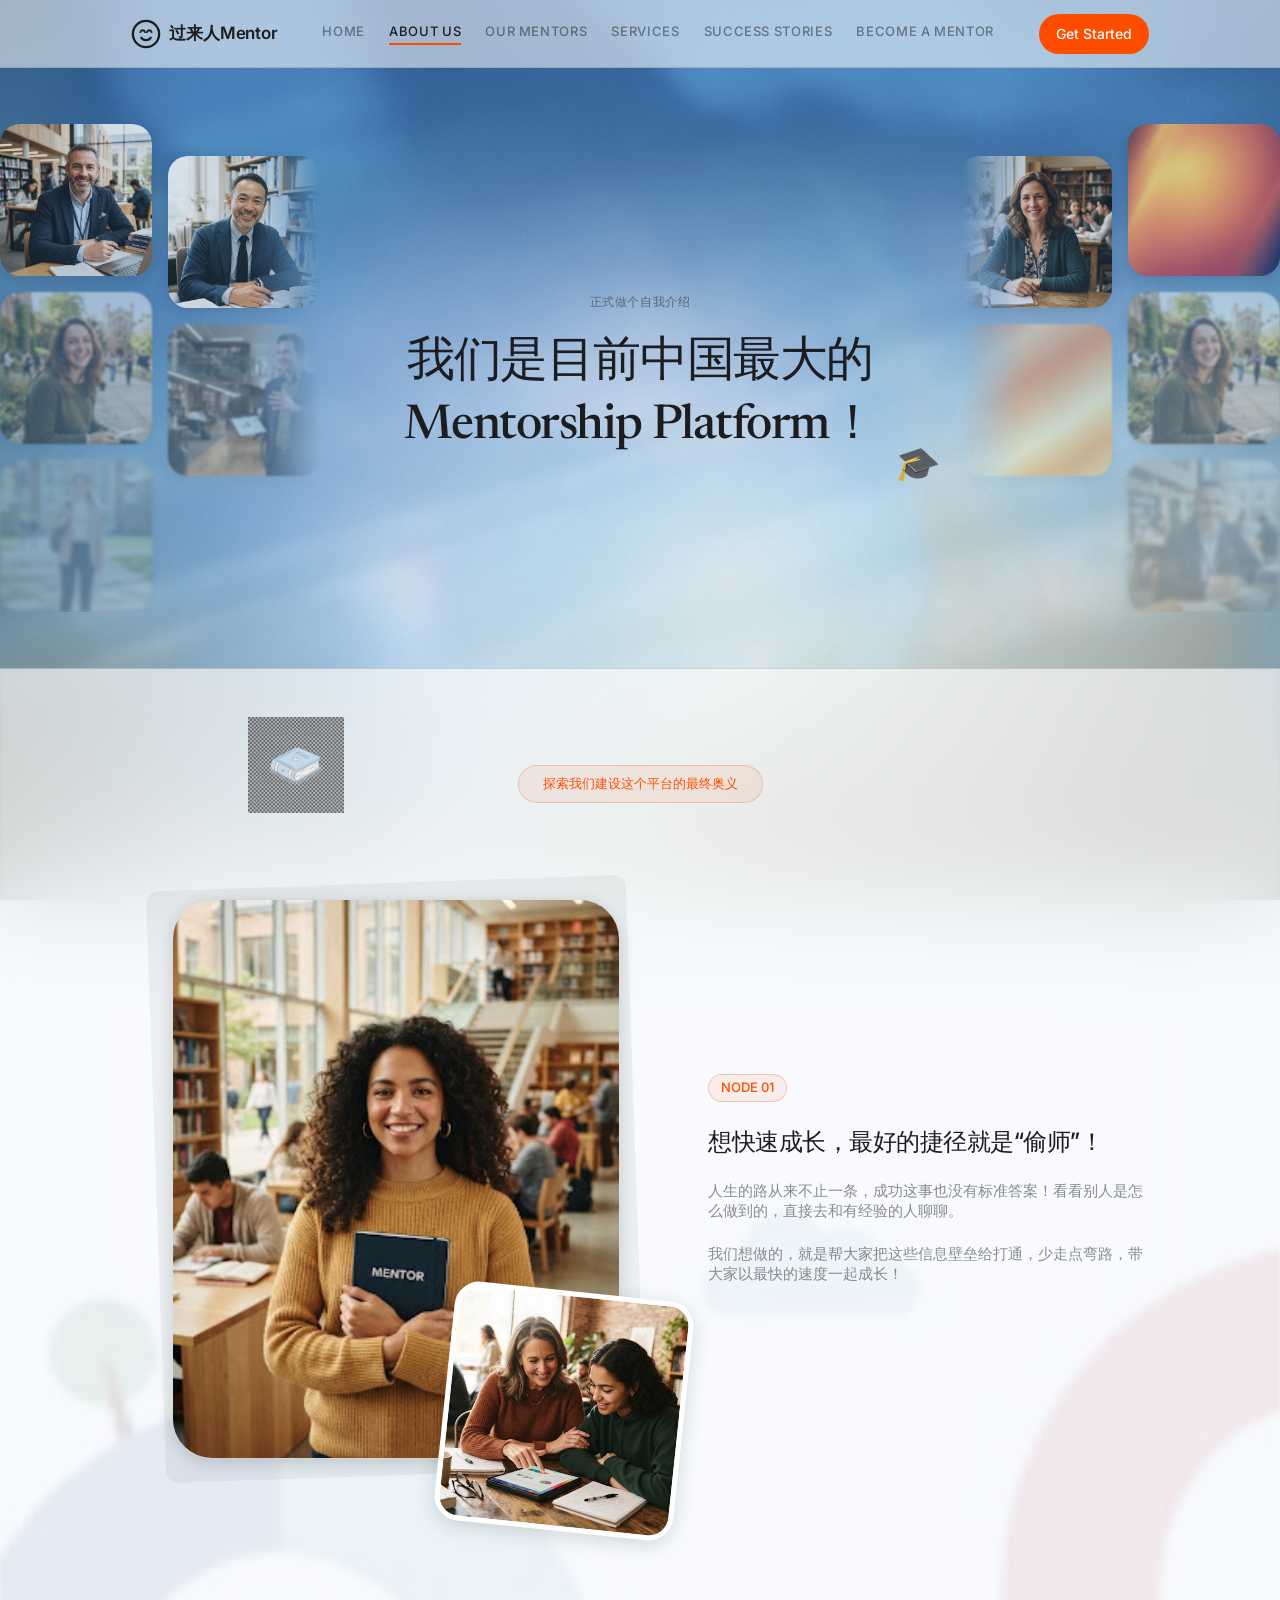
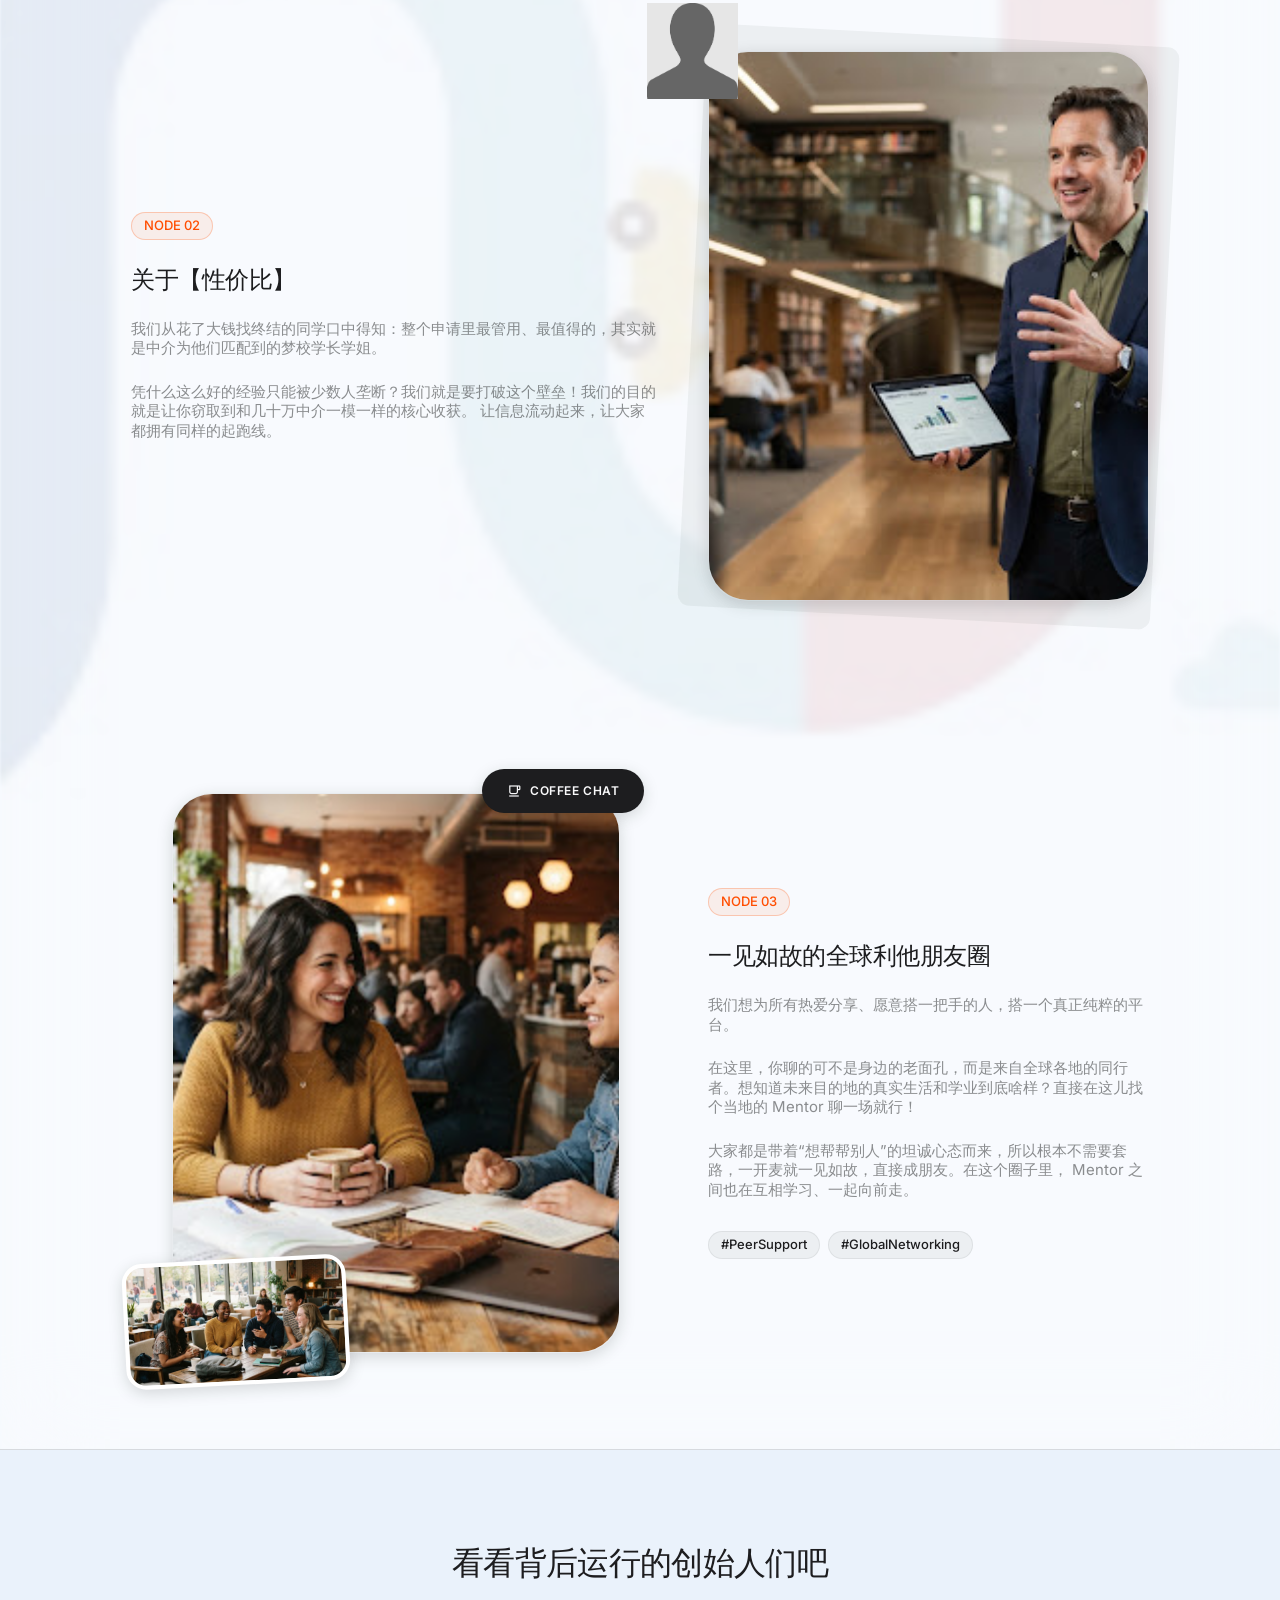
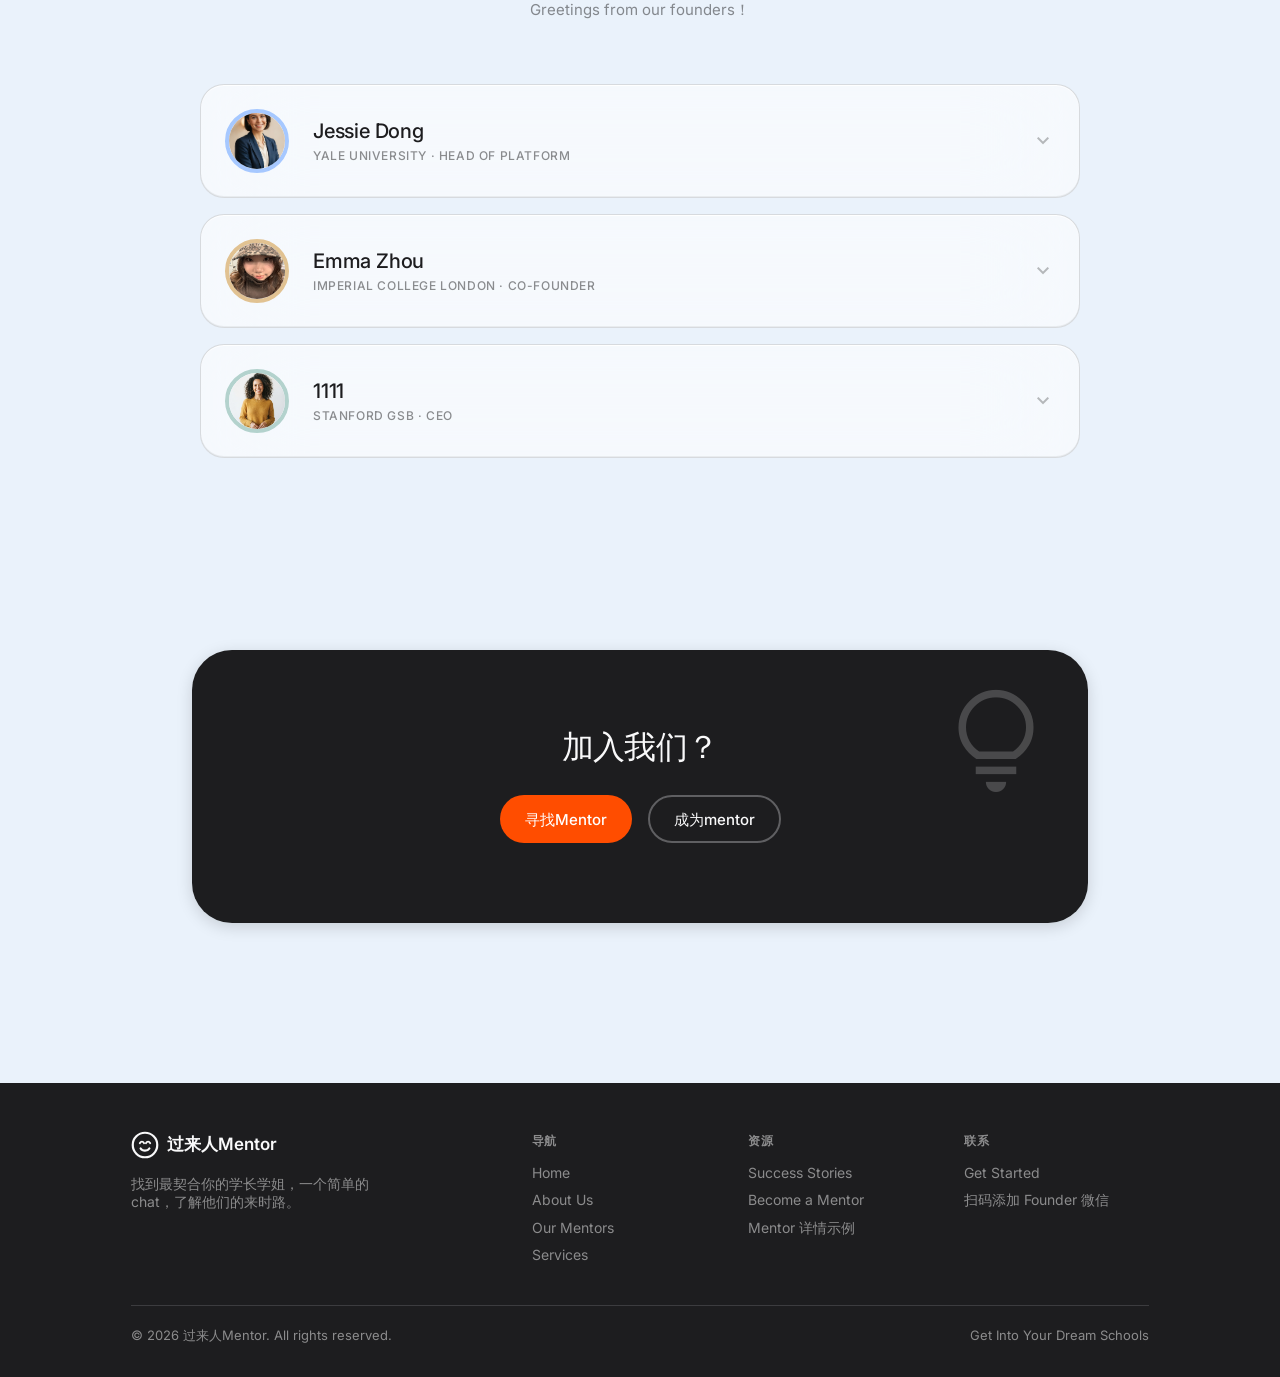
<file: about.html>
<!DOCTYPE html>
<html lang="zh-CN">
<head>
<meta charset="utf-8">
<meta name="viewport" content="width=device-width, initial-scale=1.0">
<title>About Us | 过来人Mentor</title>
<meta content="Learn about the team and story behind 过来人Mentor." name="description">
<link rel="icon" type="image/png" sizes="32x32" href="icons/favicon-32.png">
<link rel="icon" type="image/png" sizes="16x16" href="icons/favicon-16.png">
<link rel="apple-touch-icon" href="icons/apple-touch-icon.png">
<link rel="manifest" href="manifest.json">
<link rel="preconnect" href="https://fonts.googleapis.com">
<link rel="preconnect" href="https://fonts.gstatic.com" crossorigin>
<link href="https://fonts.googleapis.com/css2?family=Inter:wght@400;500;600;700&family=Newsreader:opsz,ital,wght@6..72,0,400;6..72,0,500;6..72,1,400&family=Material+Symbols+Outlined:wght,FILL@100..700,0..1&display=swap" rel="stylesheet">
<link rel="stylesheet" href="css/hark.css">
<style>
  /* ---- Hero：两侧导师照片墙 + 中央标题 ---- */
  .about-hero { position: relative; overflow: hidden; }
  .about-hero-inner {
    position: relative;
    display: flex; align-items: center; justify-content: center;
    min-height: 600px; padding: 96px 0 80px;
  }
  .wall {
    position: absolute; top: 50%; transform: translateY(-50%);
    width: 25%;
    display: grid; grid-template-columns: 1fr 1fr; gap: 16px;
    opacity: .8;
  }
  .wall--left { left: 0; mask-image: linear-gradient(to left, transparent, black 20%); -webkit-mask-image: linear-gradient(to left, transparent, black 20%); }
  .wall--right { right: 0; mask-image: linear-gradient(to right, transparent, black 20%); -webkit-mask-image: linear-gradient(to right, transparent, black 20%); }
  .wall-col { display: flex; flex-direction: column; gap: 16px; }
  .wall-col--offset { margin-top: 32px; }
  .wall-img {
    width: 100%; aspect-ratio: 1;
    border-radius: var(--r-5); overflow: hidden;
    box-shadow: var(--shadow-2);
  }
  .wall-img img { width: 100%; height: 100%; object-fit: cover; }
  .wall-img--soft { filter: blur(1px); opacity: .6; }
  .wall-img--faint { filter: blur(2px); opacity: .3; }
  @media (max-width: 1100px) { .wall { display: none; } }

  .about-hero-text { position: relative; z-index: 10; max-width: 640px; padding: 0 24px; text-align: center; }
  .about-hero-text .caption { display: block; margin-bottom: 24px; }
  .about-hero-emoji {
    position: absolute; bottom: -16px; right: -40px;
    transform: rotate(12deg); font-size: 36px; opacity: .8;
  }

  /* ---- Roadmap ---- */
  .roadmap-section { position: relative; overflow: hidden; padding: 96px 0; }
  .roadmap-bg {
    position: absolute; inset: 0; pointer-events: none;
    display: flex; justify-content: center;
  }
  .roadmap-bg img { width: 100%; height: 100%; object-fit: cover; opacity: .2; filter: blur(1px); }
  .roadmap-head { position: relative; text-align: center; max-width: 720px; margin: 0 auto 96px; }
  .roadmap-doodle {
    position: absolute; top: -48px; left: -32px;
    width: 96px; height: 96px; opacity: .6;
  }
  .roadmap-doodle img { width: 100%; height: 100%; object-fit: contain; }
  .roadmap-nodes { display: flex; flex-direction: column; gap: 96px; position: relative; z-index: 10; }
  .node { display: grid; grid-template-columns: 1fr; gap: 48px; align-items: center; }
  .node-media { display: flex; justify-content: center; position: relative; }
  .node-text { display: flex; flex-direction: column; align-items: flex-start; gap: 24px; }
  .node-text p { margin: 0; }
  @media (min-width: 861px) {
    .roadmap-nodes { gap: 192px; }
    .node { grid-template-columns: 6fr 5fr; gap: 48px; }
    .node--flip .node-media { order: 2; }
    .node--flip .node-text { order: 1; }
  }

  .float-wrap { position: relative; width: 100%; max-width: 448px; }
  .float-backdrop {
    position: absolute; inset: -16px;
    background: var(--fill-tertiary);
    border-radius: var(--r-3);
  }
  .float-backdrop--tilt-l { transform: rotate(-2deg); }
  .float-backdrop--tilt-r { transform: rotate(3deg); }
  .node-photo {
    width: 100%; aspect-ratio: 4 / 5; object-fit: cover;
    border-radius: 40px;
    border: 1px solid var(--stroke-secondary);
    box-shadow: var(--shadow-2);
    position: relative; z-index: 10;
  }
  .node-overlap {
    position: absolute; z-index: 20;
    overflow: hidden;
    border-radius: var(--r-5);
    border: 4px solid #fff;
    box-shadow: var(--shadow-2);
    background: #fff;
  }
  .node-overlap img { width: 100%; height: 100%; object-fit: cover; }
  .node-overlap--br {
    width: 192px; aspect-ratio: 1;
    bottom: -48px; right: -40px;
    transform: rotate(6deg) scale(1.25);
  }
  .node-overlap--bl {
    width: 224px; aspect-ratio: 16 / 9;
    bottom: -32px; left: -48px;
    transform: rotate(-3deg);
  }
  .node-doodle {
    position: absolute; top: -48px; left: -64px;
    width: 96px; height: 96px; z-index: 20;
  }
  .node-doodle img { width: 100%; height: 100%; object-fit: contain; }
  .node-badge {
    position: absolute; top: -24px; right: -24px; z-index: 20;
    background: var(--ink); color: var(--text-primary-on);
    padding: 12px 24px; border-radius: var(--r-pill);
    font-size: 12px; font-weight: 600; letter-spacing: .05em; text-transform: uppercase;
    box-shadow: var(--shadow-2);
    display: flex; align-items: center; gap: 8px;
  }
  @media (max-width: 860px) {
    .node-overlap--br { right: 0; bottom: -32px; transform: rotate(6deg); }
    .node-overlap--bl { left: 0; bottom: -24px; }
    .node-doodle { left: -8px; }
    .node-badge { right: 0; }
  }

  /* ---- 动效（spring 缓动体系） ---- */
  @keyframes float-node {
    0%, 100% { transform: translateY(0); }
    50% { transform: translateY(-15px); }
  }
  .float-node { animation: float-node 6s var(--spring) infinite; }
  @keyframes sparkle-float {
    0%, 100% { transform: translateY(0) rotate(0); opacity: 1; }
    50% { transform: translateY(-5px) rotate(15deg); opacity: .7; }
  }
  .animate-sparkle { animation: sparkle-float 2s var(--spring) infinite; }
  @media (prefers-reduced-motion: reduce) {
    .float-node, .animate-sparkle { animation: none; }
  }

  /* ---- 创始人手风琴 ---- */
  .founders-section { padding: 96px 0; }
  .founders-head { text-align: center; margin-bottom: 64px; }
  .founders-head p { margin: 12px 0 0; }
  #founder-accordion { display: flex; flex-direction: column; gap: 16px; max-width: 880px; margin: 0 auto; }
  .founder-card {
    cursor: pointer; overflow: hidden;
    padding: 24px;
    transition: transform var(--spring-time) var(--spring),
                box-shadow var(--dur-3) ease,
                background var(--dur-3) ease;
  }
  .founder-card:hover { transform: translateY(-2px); box-shadow: var(--card-bevel), var(--shadow-2); }
  .founder-card.expanded { background: var(--regular-solid-bg); }
  .founder-head { display: flex; align-items: center; gap: 24px; }
  .founder-avatar {
    width: 64px; height: 64px; border-radius: 50%;
    border: 4px solid var(--stroke-secondary);
    overflow: hidden; flex-shrink: 0;
    transition: transform var(--spring-time) var(--spring);
  }
  .founder-card:hover .founder-avatar { transform: scale(1.1); }
  .founder-avatar img { width: 100%; height: 100%; object-fit: cover; }
  .founder-head-text { flex-grow: 1; }
  .founder-head-text h3 { margin: 0; }
  .founder-head-text .caption { display: block; margin-top: 4px; }
  .founder-chevron {
    color: var(--text-tertiary);
    transition: transform var(--spring-time) var(--spring);
  }
  .hidden-content {
    max-height: 0; opacity: 0; overflow: hidden;
    transition: max-height .5s var(--ease), opacity .5s var(--ease);
  }
  .hidden-content-inner {
    padding-top: 32px; margin-top: 24px;
    border-top: 1px solid var(--stroke-secondary);
  }
  .founder-quote { margin: 0; font-style: italic; }
  .founder-flair { display: flex; align-items: center; gap: 8px; color: var(--color-attention); margin-top: 16px; }
  .founder-flair .material-symbols-outlined { font-variation-settings: 'FILL' 1, 'wght' 300, 'GRAD' 0, 'opsz' 24; }

  /* ---- Emma 工卡（Polaroid） ---- */
  .emma-grid {
    display: grid; grid-template-columns: 1fr; gap: 32px;
    padding: 24px; border-radius: var(--r-4);
    background-image: radial-gradient(rgba(29,29,31,.12) 1px, transparent 1px);
    background-size: 16px 16px;
  }
  @media (min-width: 861px) { .emma-grid { grid-template-columns: 1fr 1fr; } }
  .id-sleeve {
    position: relative; display: flex; justify-content: center; align-items: center;
    padding: 8px; border-radius: var(--r-3);
    background: rgba(255,255,255,.3);
    border: 1px solid rgba(255,255,255,.5);
    box-shadow: var(--shadow-2);
    overflow: hidden;
  }
  .id-gloss {
    position: absolute; inset: 0; pointer-events: none;
    background: linear-gradient(to top right, transparent, rgba(255,255,255,.2), transparent);
  }
  .id-card {
    position: relative;
    width: 320px; max-width: 100%; aspect-ratio: 3 / 4;
    background: #fff; border-radius: var(--r-4);
    border: 1px solid var(--stroke-secondary);
    box-shadow: var(--shadow-2);
    padding: 32px;
    display: flex; flex-direction: column; align-items: center; gap: 16px;
    transition: transform var(--spring-time) var(--spring);
  }
  .id-sleeve:hover .id-card { transform: rotate(0deg) scale(1.02); }
  .id-hole {
    position: absolute; top: -12px; left: 50%; transform: translateX(-50%);
    width: 40px; height: 12px; border-radius: var(--r-pill);
    background: var(--fill-tertiary);
    border: 1px solid var(--stroke-secondary);
    box-shadow: inset 0 1px 2px rgba(29,29,31,.1);
  }
  .id-watermark { position: absolute; top: 16px; right: 16px; opacity: .1; pointer-events: none; }
  .id-watermark .material-symbols-outlined { font-size: 36px; }
  .id-photo {
    width: 224px; max-width: 100%; aspect-ratio: 4 / 5;
    border-radius: var(--r-2); overflow: hidden;
    border: 2px solid var(--stroke-secondary);
    margin-bottom: 16px;
  }
  .id-photo img { width: 100%; height: 100%; object-fit: cover; }
  .id-fields { width: 100%; display: flex; flex-direction: column; gap: 8px; text-align: left; }
  .id-fields p { margin: 0; }
  .id-label { font-size: 10px; font-weight: 700; color: var(--text-tertiary); text-transform: uppercase; letter-spacing: .1em; }
  .id-value { font-size: 12px; font-weight: 500; }
  .id-row { display: grid; grid-template-columns: 1fr 1fr; gap: 8px; }
  .id-foot {
    width: 100%; margin-top: 8px; padding-top: 12px;
    border-top: 1px dashed var(--stroke-primary);
    display: flex; justify-content: space-between; align-items: flex-end;
  }
  .id-meta { font-family: var(--font-mono); font-size: 10px; color: var(--text-tertiary); letter-spacing: -.02em; }
  .id-meta .dim { display: block; opacity: .5; }
  .id-meta .strong { font-weight: 700; }
  .id-barcode { display: flex; flex-direction: column; align-items: flex-end; gap: 4px; }
  .id-bars { display: flex; gap: 1px; height: 24px; align-items: flex-end; }
  .id-bars i { display: block; background: var(--text-primary); }
  .id-barcode p { margin: 0; font-family: var(--font-mono); font-size: 8px; opacity: .4; }

  /* Emma 右侧展示 */
  .emma-showcase { position: relative; padding: 32px 0; display: flex; flex-direction: column; align-items: center; }
  .emma-photo {
    width: 256px; height: 256px; border-radius: 50%;
    border: 4px solid #fff; box-shadow: var(--shadow-2);
    overflow: hidden; z-index: 10;
  }
  .emma-photo img { width: 100%; height: 100%; object-fit: cover; }
  .emma-tag {
    position: absolute; z-index: 20;
    padding: 4px 12px; border-radius: var(--r-pill);
    font-size: 12px; font-weight: 500;
    box-shadow: var(--shadow-2);
    white-space: nowrap;
  }
  .emma-story h4 { margin: 0 0 16px; font-size: 14px; font-weight: 700; letter-spacing: .02em; text-transform: uppercase; }
  .emma-story .body2 { color: var(--text-secondary); }
  .emma-story p, .emma-story div { margin: 0 0 12px; }

  /* ---- CTA ---- */
  .cta-section { padding: 96px 0; }
  .cta-card {
    background: var(--ink); color: var(--text-primary-on);
    border-radius: 40px;
    padding: 80px 48px;
    text-align: center;
    position: relative; overflow: hidden;
    box-shadow: var(--shadow-2);
    max-width: 896px; margin: 0 auto;
  }
  .cta-icon {
    position: absolute; top: 0; right: 0; padding: 32px;
    opacity: .2; font-size: 120px; color: var(--text-primary-on);
  }
  .cta-card h2 { color: var(--text-primary-on); margin-bottom: 24px; }
  .cta-actions { display: flex; flex-direction: column; gap: 16px; justify-content: center; }
  @media (min-width: 640px) { .cta-actions { flex-direction: row; } }
  .hark-btn--on-dark {
    background: transparent; color: var(--text-primary-on);
    border: 2px solid rgba(249,249,250,.3);
  }
  .hark-btn--on-dark:hover { background: rgba(249,249,250,.1); }
  @media (max-width: 640px) { .cta-card { padding: 48px 24px; } }
</style>
</head>
<body>

<iframe class="sky-frame" src="assets/sky.html" aria-hidden="true" tabindex="-1"></iframe>

<!-- ===== 导航 ===== -->
<nav class="hark-nav">
  <div class="hark-nav-inner">
    <a href="index.html" class="hark-brand">
      <svg fill="none" height="30" viewBox="0 0 32 32" width="30"><circle cx="16" cy="16" r="14" stroke="#1D1D1F" stroke-width="2.5"/><path d="M10 14C10 14 11 12 12.5 12C14 12 15 14 15 14" stroke="#1D1D1F" stroke-linecap="round" stroke-width="2"/><path d="M17 14C17 14 18 12 19.5 12C21 12 22 14 22 14" stroke="#1D1D1F" stroke-linecap="round" stroke-width="2"/><path d="M11 20C11 20 12.5 22.5 16 22.5C19.5 22.5 21 20 21 20" stroke="#1D1D1F" stroke-linecap="round" stroke-width="2.5"/></svg>
      <span>过来人Mentor</span>
    </a>
    <div class="hark-nav-links">
      <a class="hark-nav-link" href="index.html">Home</a>
      <a class="hark-nav-link active" href="about.html">About Us</a>
      <a class="hark-nav-link" href="platform.html">Our Mentors</a>
      <a class="hark-nav-link" href="services.html">Services</a>
      <a class="hark-nav-link" href="stories.html">Success Stories</a>
      <a class="hark-nav-link" href="recruit.html">Become a Mentor</a>
    </div>
    <div class="hark-nav-actions">
      <a href="services.html" class="hark-btn hark-btn--accent hark-btn--sm">Get Started</a>
      <button class="hark-nav-toggle" aria-label="菜单" aria-expanded="false"><span class="material-symbols-outlined">menu</span></button>
    </div>
  </div>
</nav>
<div class="hark-mobile-menu">
  <a class="hark-nav-link" href="index.html">Home</a>
  <a class="hark-nav-link active" href="about.html">About Us</a>
  <a class="hark-nav-link" href="platform.html">Our Mentors</a>
  <a class="hark-nav-link" href="services.html">Services</a>
  <a class="hark-nav-link" href="stories.html">Success Stories</a>
  <a class="hark-nav-link" href="recruit.html">Become a Mentor</a>
  <a href="services.html" class="hark-btn hark-btn--accent">Get Started</a>
</div>

<main class="page-top">
  <!-- ===== Hero：导师照片墙 + 大标题 ===== -->
  <section class="about-hero">
    <div class="about-hero-inner">
      <!-- Left Mentor Wall -->
      <div class="wall wall--left">
        <div class="wall-col">
          <div class="wall-img"><img alt="Mentor" src="images/assets/14fe5df8cb50.jpg"></div>
          <div class="wall-img wall-img--soft"><img alt="Mentor" src="images/assets/1c6facca3590.jpg"></div>
          <div class="wall-img wall-img--faint"><img alt="Mentor" src="images/mentors/3a6efb364542.png"></div>
        </div>
        <div class="wall-col wall-col--offset">
          <div class="wall-img"><img alt="Mentor" src="images/assets/c5a7724a6468.jpg"></div>
          <div class="wall-img wall-img--soft"><img alt="Mentor" src="images/mentors/6a58cf6d20d4.jpg"></div>
        </div>
      </div>
      <!-- Central Text -->
      <div class="about-hero-text">
        <span class="caption">正式做个自我介绍</span>
        <h1 class="h0">我们是目前中国最大的<br>Mentorship Platform！</h1>
        <span class="about-hero-emoji">🎓</span>
      </div>
      <!-- Right Mentor Wall -->
      <div class="wall wall--right">
        <div class="wall-col wall-col--offset">
          <div class="wall-img"><img alt="Mentor" src="images/assets/a394ef5137a2.jpg"></div>
          <div class="wall-img wall-img--soft"><img alt="Mentor" src="images/mentors/730550433345.png"></div>
        </div>
        <div class="wall-col">
          <div class="wall-img"><img alt="Mentor" src="images/mentors/9a1b98882bcb.png"></div>
          <div class="wall-img wall-img--soft"><img alt="Mentor" src="images/assets/1c6facca3590.jpg"></div>
          <div class="wall-img wall-img--faint"><img alt="Mentor" src="images/assets/14fe5df8cb50.jpg"></div>
        </div>
      </div>
    </div>
  </section>

  <!-- ===== Roadmap 三节点 ===== -->
  <section class="roadmap-section hark-glass-band">
    <div class="roadmap-bg">
      <img alt="Cartoon road path" src="images/assets/2dc62df952c8.jpg">
    </div>
    <div class="hark-section" style="position:relative;z-index:10;">
      <div class="roadmap-head">
        <div class="roadmap-doodle animate-sparkle">
          <img alt="Book doodle" src="images/assets/438008af3a33.jpg">
        </div>
        <span class="hark-tag hark-tag--accent" style="height:auto;padding:8px 24px;">探索我们建设这个平台的最终奥义</span>
      </div>
      <div class="roadmap-nodes">
        <!-- Node 01 -->
        <div class="node">
          <div class="node-media">
            <div class="float-wrap float-node">
              <div class="float-backdrop float-backdrop--tilt-l"></div>
              <img alt="Mentor at library" class="node-photo" src="images/mentors/18f5f029eb47.jpg">
              <div class="node-overlap node-overlap--br">
                <img alt="Mentor and student" src="images/mentors/ffd549f6a1e8.jpg">
              </div>
            </div>
          </div>
          <div class="node-text">
            <span class="hark-tag hark-tag--accent">NODE 01</span>
            <h3 class="h2">想快速成长，最好的捷径就是“偷师”！</h3>
            <p class="body1 text-secondary">人生的路从来不止一条，成功这事也没有标准答案！看看别人是怎么做到的，直接去和有经验的人聊聊。</p>
            <p class="body1 text-secondary">我们想做的，就是帮大家把这些信息壁垒给打通，少走点弯路，带大家以最快的速度一起成长！</p>
          </div>
        </div>
        <!-- Node 02 -->
        <div class="node node--flip">
          <div class="node-text">
            <span class="hark-tag hark-tag--accent">NODE 02</span>
            <h3 class="h2">关于【性价比】</h3>
            <p class="body1 text-secondary">我们从花了大钱找终结的同学口中得知：整个申请里最管用、最值得的，其实就是中介为他们匹配到的梦校学长学姐。</p>
            <p class="body1 text-secondary">凭什么这么好的经验只能被少数人垄断？我们就是要打破这个壁垒！我们的目的就是让你窃取到和几十万中介一模一样的核心收获。 让信息流动起来，让大家都拥有同样的起跑线。</p>
          </div>
          <div class="node-media">
            <div class="float-wrap float-node" style="animation-delay:-3s;">
              <div class="float-backdrop float-backdrop--tilt-r"></div>
              <img alt="Mentor portrait" class="node-photo" src="images/mentors/6a58cf6d20d4.jpg">
              <div class="node-doodle">
                <img alt="Doodle" src="images/assets/ac722b140f97.png">
              </div>
            </div>
          </div>
        </div>
        <!-- Node 03 -->
        <div class="node">
          <div class="node-media">
            <div class="float-wrap float-node">
              <div class="node-badge">
                <span class="material-symbols-outlined" style="font-size:16px;">local_cafe</span> COFFEE CHAT
              </div>
              <img alt="Coffee chat session" class="node-photo" src="images/assets/290b04af6ce8.jpg">
              <div class="node-overlap node-overlap--bl">
                <img alt="Students laughing" src="images/stories/c3d0847f8b51.jpg">
              </div>
            </div>
          </div>
          <div class="node-text">
            <span class="hark-tag hark-tag--accent">NODE 03</span>
            <h3 class="h2">一见如故的全球利他朋友圈</h3>
            <p class="body1 text-secondary">我们想为所有热爱分享、愿意搭一把手的人，搭一个真正纯粹的平台。</p>
            <p class="body1 text-secondary">在这里，你聊的可不是身边的老面孔，而是来自全球各地的同行者。想知道未来目的地的真实生活和学业到底啥样？直接在这儿找个当地的 Mentor 聊一场就行！</p>
            <p class="body1 text-secondary">大家都是带着“想帮帮别人”的坦诚心态而来，所以根本不需要套路，一开麦就一见如故，直接成朋友。在这个圈子里， Mentor 之间也在互相学习、一起向前走。</p>
            <div style="display:flex;flex-wrap:wrap;gap:8px;padding-top:8px;">
              <span class="hark-tag">#PeerSupport</span>
              <span class="hark-tag">#GlobalNetworking</span>
            </div>
          </div>
        </div>
      </div>
    </div>
  </section>

  <!-- ===== 创始人手风琴 ===== -->
  <section class="founders-section">
    <div class="hark-section">
      <div class="founders-head">
        <h2 class="h1" style="font-family:var(--font-serif);">看看背后运行的创始人们吧</h2>
        <p class="body1 text-secondary">Greetings from our founders！</p>
      </div>
      <div id="founder-accordion">
        <!-- Founder 1 -->
        <div class="founder-card hark-card hark-card--thin" onclick="toggleFounder(this)">
          <div class="founder-head">
            <div class="founder-avatar" style="border-color:#a6c8ff;">
              <img alt="Jessie Dong" src="images/assets/28095558f9d0.jpg">
            </div>
            <div class="founder-head-text">
              <h3 class="h3">Jessie Dong</h3>
              <span class="caption">Yale University · head of platform</span>
            </div>
            <span class="material-symbols-outlined founder-chevron">expand_more</span>
          </div>
          <div class="hidden-content">
            <div class="hidden-content-inner">
              <p class="body1 founder-quote">
                "I spent years decoding the Ivy League admissions process. My mission is to ensure that no student's potential is lost in translation. I believe every transcript deserves a soul."
              </p>
              <div class="founder-flair">
                <span class="material-symbols-outlined animate-sparkle">auto_awesome</span>
                <span class="body2" style="font-weight:500;">Witty Strategist &amp; Coffee Enthusiast</span>
              </div>
            </div>
          </div>
        </div>
        <!-- Founder 2 -->
        <div class="founder-card hark-card hark-card--thin" onclick="toggleFounder(this)">
          <div class="founder-head">
            <div class="founder-avatar" style="border-color:#e1c292;">
              <img alt="Emma Zhou" src="images/assets/cfff11e73bea.jpg">
            </div>
            <div class="founder-head-text">
              <h3 class="h3">Emma Zhou</h3>
              <span class="caption">Imperial College London · co-founder</span>
            </div>
            <span class="material-symbols-outlined founder-chevron">expand_more</span>
          </div>
          <div class="hidden-content">
            <div class="hidden-content-inner emma-grid">
              <!-- Left Column: Polaroid in Sleeve -->
              <div style="display:flex;justify-content:center;align-items:center;">
                <div class="id-sleeve">
                  <div class="id-gloss"></div>
                  <div class="id-card">
                    <div class="id-hole"></div>
                    <div class="id-watermark">
                      <span class="material-symbols-outlined">verified</span>
                    </div>
                    <div class="id-photo"><img alt="Emma Zhou" src="images/assets/0f7ecad6b8b7.png"></div>
                    <div class="id-fields">
                      <div>
                        <p class="id-label">Name</p>
                        <p class="h3" style="font-family:var(--font-serif);">Emma Zhou</p>
                      </div>
                      <div class="id-row">
                        <div>
                          <p class="id-label">Department</p>
                          <p class="id-value">Founder</p>
                        </div>
                        <div>
                          <p class="id-label">Role</p>
                          <p class="id-value">Intern</p>
                        </div>
                      </div>
                      <div>
                        <p class="id-label">Institution</p>
                        <p class="id-value">Imperial College London</p>
                      </div>
                    </div>
                    <div class="id-foot">
                      <div class="id-meta">
                        <span class="dim">ACCESS LEVEL: ALPHA</span>
                        <span class="strong">FOUNDER ID: 002</span>
                      </div>
                      <div class="id-barcode">
                        <div class="id-bars">
                          <i style="width:1px;height:100%;"></i>
                          <i style="width:2px;height:100%;"></i>
                          <i style="width:1px;height:75%;"></i>
                          <i style="width:3px;height:100%;"></i>
                          <i style="width:1px;height:100%;"></i>
                          <i style="width:2px;height:50%;"></i>
                          <i style="width:1px;height:100%;"></i>
                          <i style="width:1px;height:100%;"></i>
                          <i style="width:2px;height:75%;"></i>
                        </div>
                        <p>LUMINA SOFT SYS</p>
                      </div>
                    </div>
                  </div>
                </div>
              </div>
              <!-- Right Column: Showcase & Story -->
              <div style="display:flex;flex-direction:column;gap:32px;">
                <div class="emma-showcase">
                  <div class="emma-photo"><img alt="Emma" src="images/assets/61f5d72a7b4f.jpg"></div>
                  <span class="emma-tag" style="top:0;left:16px;background:#fce7f3;color:#9d174d;transform:rotate(-6deg);">冷死也要冰美式</span>
                  <span class="emma-tag" style="top:16px;right:0;background:#fef3c7;color:#92400e;transform:rotate(3deg);">Dog person forever</span>
                  <span class="emma-tag" style="bottom:16px;left:0;background:#dbeafe;color:#1e40af;transform:rotate(12deg);">Kpop Lover</span>
                  <span class="emma-tag" style="bottom:0;right:16px;background:#f3f4f6;color:#374151;transform:rotate(-3deg);">黄金矿工</span>
                </div>
                <div class="emma-story">
                  <h4>MY STORY:</h4>
                  <div class="body2">
                    <p>我常说自己是“小点子学家”。</p>
                    <div>在地质学里，最璀璨的宝石往往诞生于高温、高压与极度苛刻的环境中。</div>
                    <div>比起做一个冷冰冰的矿工，我要求我的人生这块岩石不仅坚硬，还要结晶出绝妙的光泽与形态。所以比起宏大复杂的叙事，我想我更喜欢在那些未经雕琢、毫无灵气的呆滞页岩深处，寻找哪怕极微小的闪光点，将其放大。</div>
                    <div>很多人常说工科女呆板，说地质严肃。但我偏热衷于踏上未知的旅行，喜欢热热闹闹地交朋友，沉迷于音乐肆意迸发的能量。我拥有一个斑斓而奇妙的小世界，但也随时敞开大门，欢迎任何人带上他们的故事光临。</div>
                    <div>凿穿沉闷，理清混沌。我期待在这片露头上，与每一个灵光一现的小点子一起，结晶出一片透亮、独特且富有生命力的小小矿脉。</div>
                  </div>
                </div>
              </div>
            </div>
          </div>
        </div>
        <!-- Founder 3 -->
        <div class="founder-card hark-card hark-card--thin" onclick="toggleFounder(this)">
          <div class="founder-head">
            <div class="founder-avatar" style="border-color:#b3d2cd;">
              <img alt="Founder" src="images/assets/a6ec000df83a.jpg">
            </div>
            <div class="founder-head-text">
              <h3 class="h3">1111</h3>
              <span class="caption">Stanford GSB · CEO</span>
            </div>
            <span class="material-symbols-outlined founder-chevron">expand_more</span>
          </div>
          <div class="hidden-content">
            <div class="hidden-content-inner">
              <p class="body1 founder-quote">
                "Silicon Valley taught me how to scale technology, but mentorship taught me how to scale human potential. I'm here to ensure every student finds their 'Yes'."
              </p>
              <div class="founder-flair">
                <span class="material-symbols-outlined animate-sparkle">auto_awesome</span>
                <span class="body2" style="font-weight:500;">Marathon Runner &amp; Narrative Specialist</span>
              </div>
            </div>
          </div>
        </div>
      </div>
    </div>
  </section>

  <!-- ===== CTA ===== -->
  <section class="cta-section">
    <div class="hark-section">
      <div class="cta-card">
        <span class="material-symbols-outlined cta-icon">lightbulb</span>
        <h2 class="h1" style="font-family:var(--font-serif);">加入我们？</h2>
        <div class="cta-actions">
          <a href="platform.html" class="hark-btn hark-btn--accent">寻找Mentor</a>
          <a href="recruit.html" class="hark-btn hark-btn--on-dark">成为mentor</a>
        </div>
      </div>
    </div>
  </section>
</main>

<!-- ===== 页脚 ===== -->
<footer class="hark-footer">
  <div class="hark-footer-inner">
    <div class="hark-footer-grid">
      <div>
        <div style="display:flex;align-items:center;gap:8px;margin-bottom:16px;">
          <svg fill="none" height="28" viewBox="0 0 32 32" width="28"><circle cx="16" cy="16" r="14" stroke="#F9F9FA" stroke-width="2.5"/><path d="M10 14C10 14 11 12 12.5 12C14 12 15 14 15 14" stroke="#F9F9FA" stroke-linecap="round" stroke-width="2"/><path d="M17 14C17 14 18 12 19.5 12C21 12 22 14 22 14" stroke="#F9F9FA" stroke-linecap="round" stroke-width="2"/><path d="M11 20C11 20 12.5 22.5 16 22.5C19.5 22.5 21 20 21 20" stroke="#F9F9FA" stroke-linecap="round" stroke-width="2.5"/></svg>
          <span style="font-size:17px;font-weight:600;">过来人Mentor</span>
        </div>
        <p class="body2" style="color:var(--text-secondary-on);max-width:280px;">找到最契合你的学长学姐，一个简单的 chat，了解他们的来时路。</p>
      </div>
      <div>
        <h4>导航</h4>
        <ul>
          <li><a href="index.html">Home</a></li>
          <li><a href="about.html">About Us</a></li>
          <li><a href="platform.html">Our Mentors</a></li>
          <li><a href="services.html">Services</a></li>
        </ul>
      </div>
      <div>
        <h4>资源</h4>
        <ul>
          <li><a href="stories.html">Success Stories</a></li>
          <li><a href="recruit.html">Become a Mentor</a></li>
          <li><a href="mentors/mia.html">Mentor 详情示例</a></li>
        </ul>
      </div>
      <div>
        <h4>联系</h4>
        <ul>
          <li><a href="services.html">Get Started</a></li>
          <li><span style="color:var(--text-secondary-on);">扫码添加 Founder 微信</span></li>
        </ul>
      </div>
    </div>
    <div class="hark-footer-bottom">
      <span>© 2026 过来人Mentor. All rights reserved.</span>
      <span>Get Into Your Dream Schools</span>
    </div>
  </div>
</footer>

<script>
  function toggleFounder(element) {
    const allCards = document.querySelectorAll('.founder-card');
    const isClosing = element.classList.contains('expanded');

    allCards.forEach(card => {
      const content = card.querySelector('.hidden-content');
      const icon = card.querySelector('.founder-chevron');

      if (card === element) {
        if (isClosing) {
          card.classList.remove('expanded');
          content.style.maxHeight = '0';
          content.style.opacity = '0';
          icon.style.transform = 'rotate(0deg)';
        } else {
          card.classList.add('expanded');
          content.style.maxHeight = '1600px'; // 足够容纳 Emma 的工卡长内容
          content.style.opacity = '1';
          icon.style.transform = 'rotate(180deg)';
        }
      } else {
        // 手风琴：关闭其他卡
        card.classList.remove('expanded');
        content.style.maxHeight = '0';
        content.style.opacity = '0';
        icon.style.transform = 'rotate(0deg)';
      }
    });
  }
</script>
<script src="js/nav.js"></script>
</body>
</html>
</file>
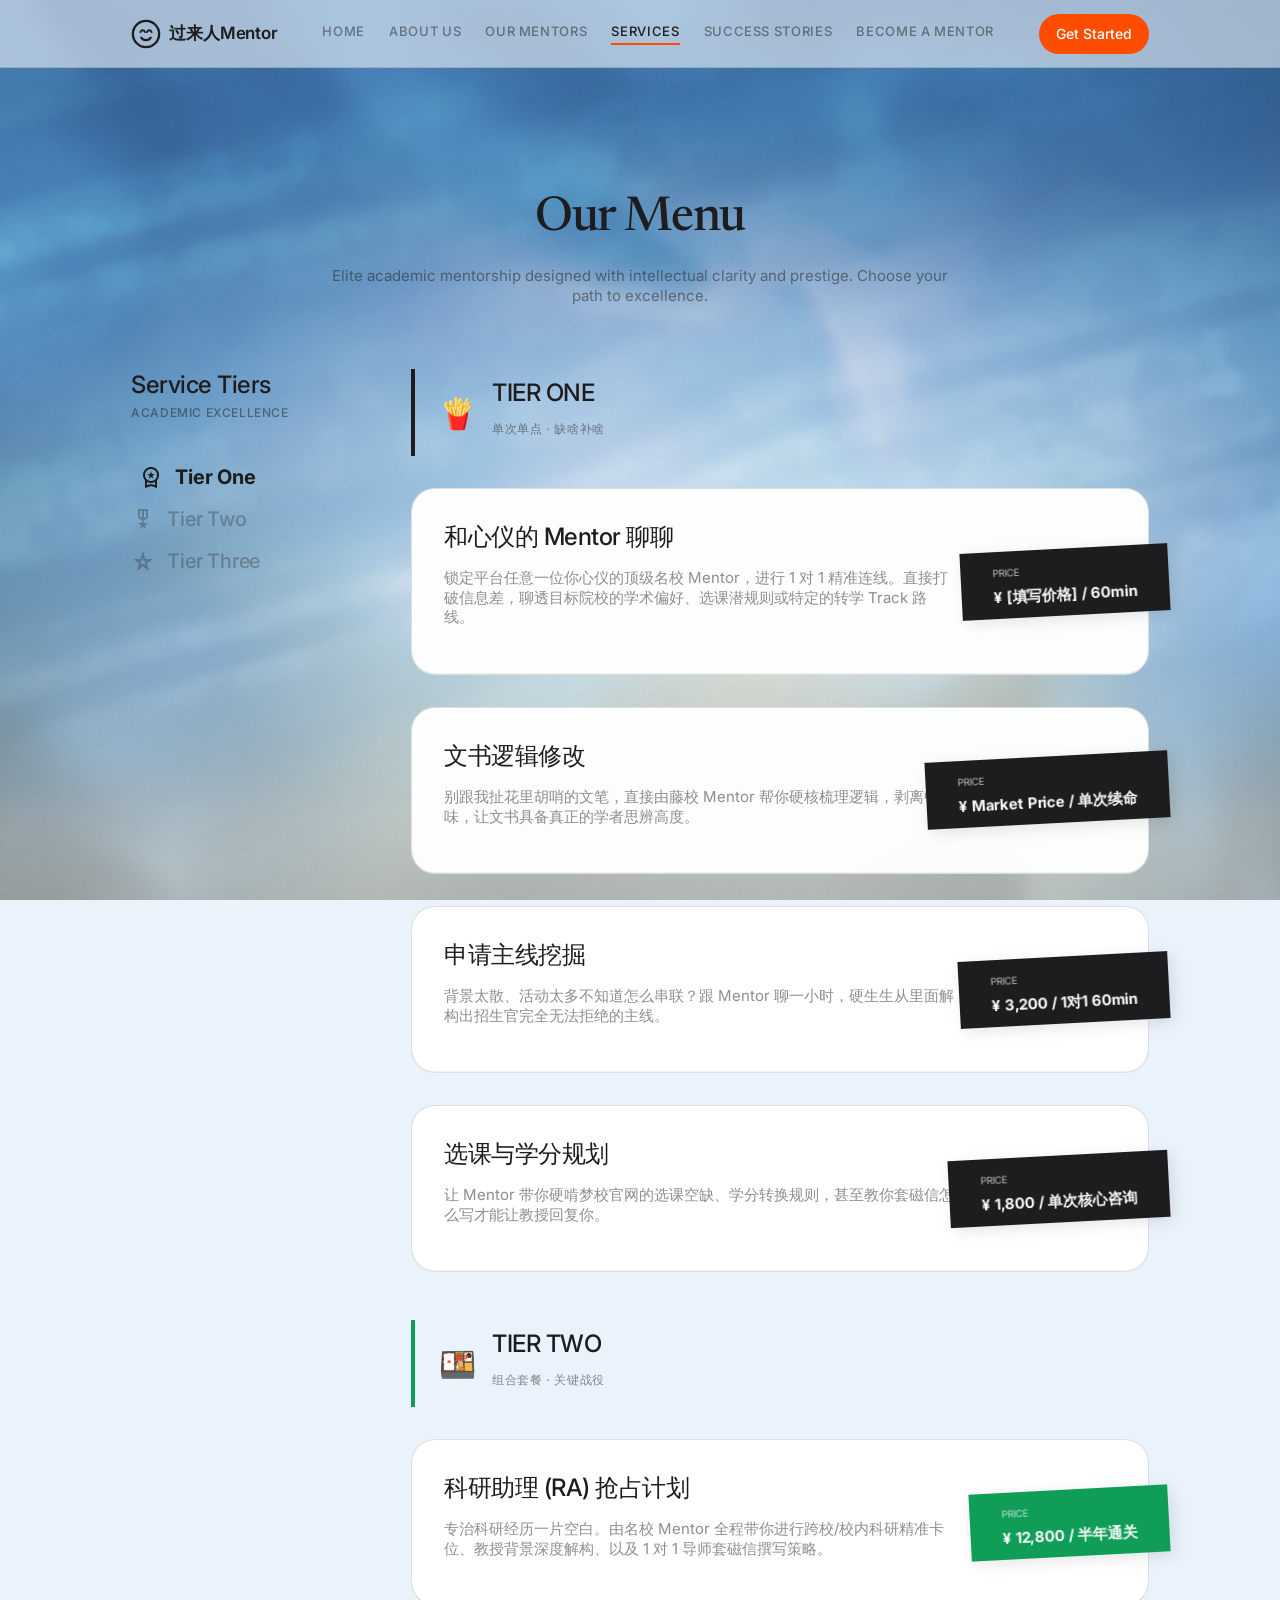
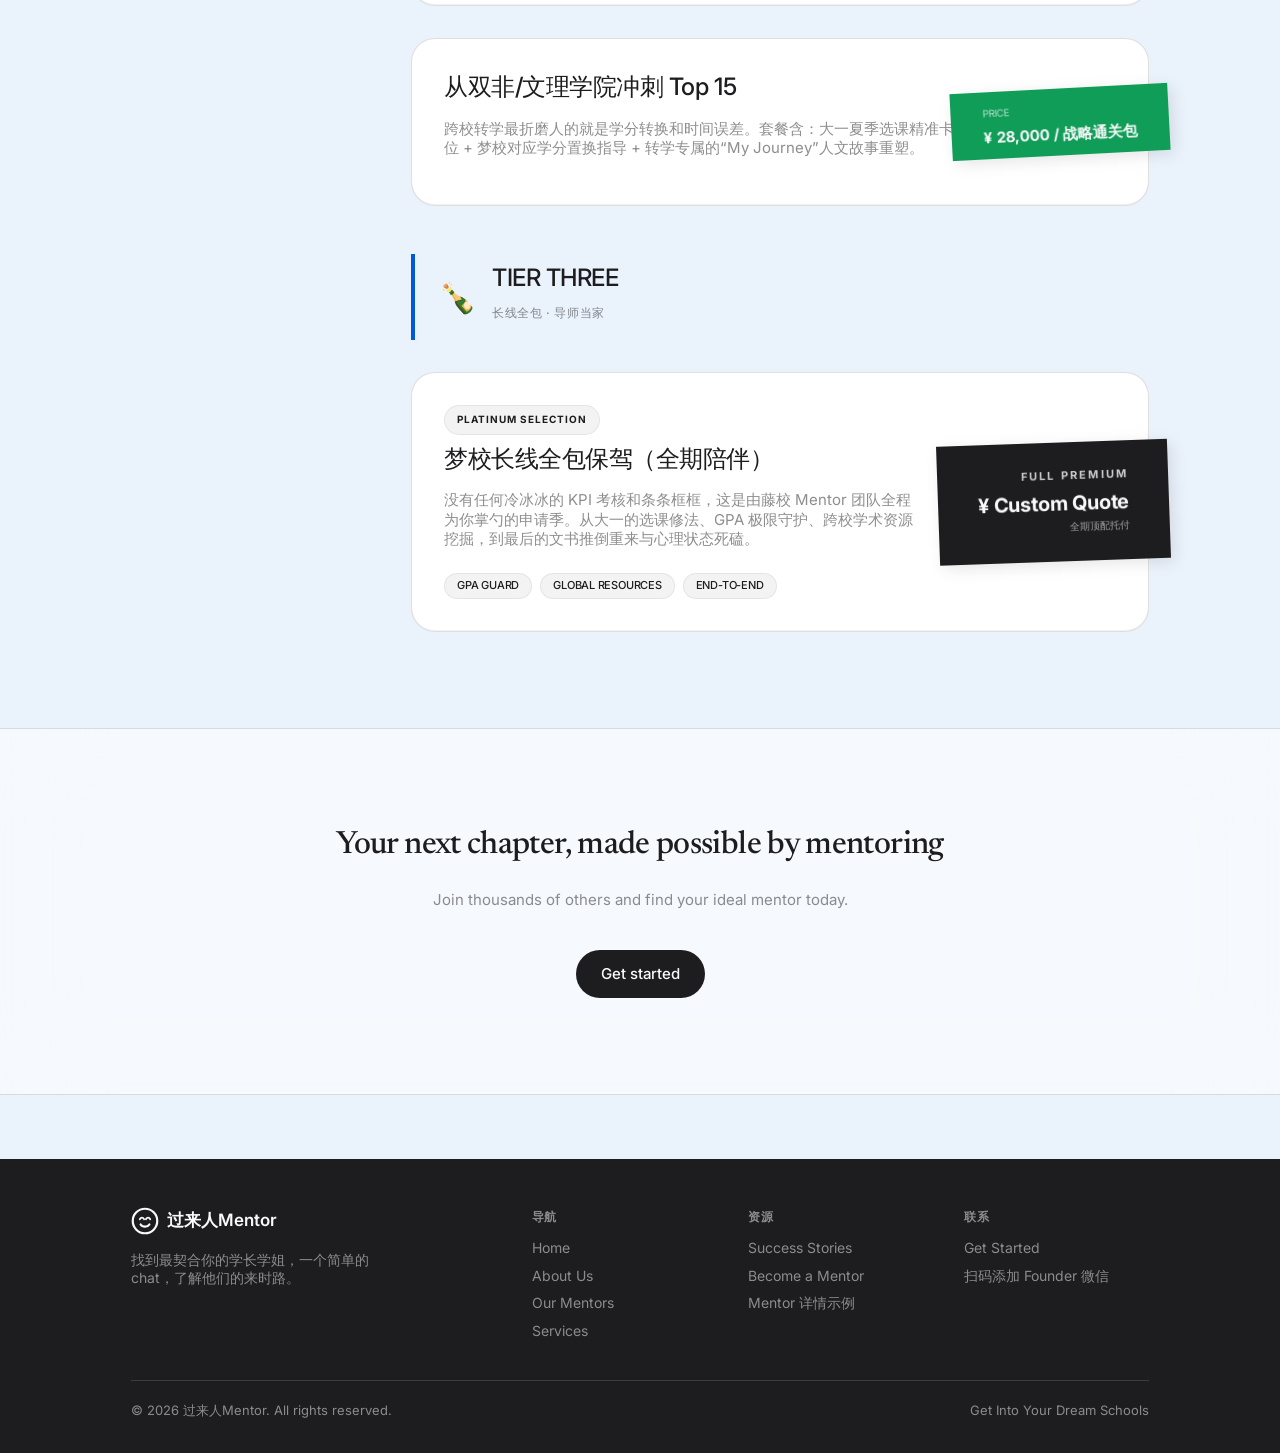
<file: services.html>
<!DOCTYPE html>
<html lang="zh-CN">
<head>
<meta charset="utf-8">
<meta name="viewport" content="width=device-width, initial-scale=1.0">
<title>Services &amp; Pricing | 过来人Mentor</title>
<link rel="icon" type="image/png" sizes="32x32" href="icons/favicon-32.png">
<link rel="icon" type="image/png" sizes="16x16" href="icons/favicon-16.png">
<link rel="apple-touch-icon" href="icons/apple-touch-icon.png">
<link rel="manifest" href="manifest.json">
<link rel="preconnect" href="https://fonts.googleapis.com">
<link rel="preconnect" href="https://fonts.gstatic.com" crossorigin>
<link href="https://fonts.googleapis.com/css2?family=Inter:wght@400;500;600;700&family=Newsreader:opsz,ital,wght@6..72,0,400;6..72,0,500;6..72,1,400&family=Material+Symbols+Outlined:wght,FILL@100..700,0..1&display=swap" rel="stylesheet">
<link rel="stylesheet" href="css/hark.css">
<style>
  /* ---- 页面局部 ---- */
  html { scroll-behavior: smooth; }

  .menu-header { text-align: center; padding: 120px 0 64px; }
  .menu-header h1 { font-family: var(--font-serif); margin-bottom: 16px; }
  .menu-header p { max-width: 640px; margin: 0 auto; }

  .menu-layout { display: flex; flex-direction: column; gap: 24px; position: relative; }

  /* 侧边锚点导航（sticky） */
  .tier-sidenav {
    display: none;
    flex-direction: column;
    gap: 16px;
    position: sticky;
    top: 128px;
    height: fit-content;
    width: 256px;
    flex-shrink: 0;
  }
  .tier-sidenav nav { display: flex; flex-direction: column; gap: 16px; }
  .tier-link {
    display: flex; align-items: center; gap: 12px;
    font-size: 20px; line-height: 26px; font-weight: 500; letter-spacing: -.01em;
    color: var(--text-tertiary);
    transition: color var(--dur-2) ease, transform var(--dur-3) var(--ease);
  }
  .tier-link:hover { color: var(--text-secondary); transform: translateX(4px); }
  .tier-link.active {
    color: var(--text-primary);
    font-weight: 700;
    transform: translateX(8px);
  }

  .menu-content { flex-grow: 1; display: flex; flex-direction: column; gap: 48px; min-width: 0; }
  .menu-content section { display: flex; flex-direction: column; gap: 32px; scroll-margin-top: 128px; }

  .tier-head {
    display: flex; align-items: center; gap: 16px;
    border-left: 4px solid var(--ink);
    padding: 8px 0 8px 24px;
  }
  .tier-head--two { border-left-color: var(--color-success); }
  .tier-head--three { border-left-color: var(--color-info); }
  .tier-head .emoji { font-size: 30px; line-height: 1; }

  /* 服务卡：hark-card 体系 + 右侧价格吊牌 */
  .service-card { position: relative; }
  .service-card-body {
    position: relative; z-index: 1;
    padding-right: 192px;
  }
  .service-card-body--wide { padding-right: 224px; }
  .hanging-tag {
    position: absolute;
    right: -20px;
    top: 50%;
    z-index: 2;
    transform: translateY(-50%) rotate(-3deg);
    background: var(--ink);
    color: var(--text-primary-on);
    padding: 12px 32px;
    box-shadow: 4px 4px 15px rgba(0, 0, 0, .1);
    transition: transform .3s cubic-bezier(.23, 1, .32, 1);
  }
  .service-card:hover .hanging-tag {
    transform: translateY(-50%) translateX(12px) rotate(2deg);
  }
  .hanging-tag .tag-label {
    font-size: 10px; text-transform: uppercase;
    letter-spacing: -.02em; opacity: .7; margin-bottom: 4px;
  }
  .hanging-tag .tag-price { font-weight: 700; letter-spacing: -.01em; white-space: nowrap; }
  .hanging-tag--alt { background: var(--color-success); }
  .hanging-tag--xl {
    transform: translateY(-50%) rotate(-2deg);
    padding: 24px 40px;
    display: flex; flex-direction: column; align-items: flex-end;
  }
  .hanging-tag--xl .tag-label {
    font-size: 11px; letter-spacing: .2em; font-weight: 700; opacity: .8; margin-bottom: 8px;
  }
  .hanging-tag--xl .tag-price { font-size: 20px; }
  .hanging-tag--xl .tag-sub { font-size: 10px; margin-top: 4px; opacity: .6; }

  .platinum-badge {
    display: inline-block; margin-bottom: 8px;
    padding: 4px 12px; border-radius: var(--r-pill);
    background: var(--fill-tertiary); border: 1px solid var(--stroke-secondary);
    font-size: 10px; font-weight: 700; text-transform: uppercase; letter-spacing: .1em;
    color: var(--text-primary);
  }
  .deluxe-chips { display: flex; gap: 8px; flex-wrap: wrap; margin-top: 24px; }
  .deluxe-chips .hark-tag { font-size: 11px; text-transform: uppercase; letter-spacing: -.02em; height: 26px; }

  /* CTA */
  .cta-section { padding: 96px 0; text-align: center; }
  .cta-section h2 { font-family: var(--font-serif); margin-bottom: 24px; }
  .cta-section p { margin-bottom: 40px; }

  @media (min-width: 861px) {
    .menu-layout { flex-direction: row; }
    .tier-sidenav { display: flex; }
  }
  @media (max-width: 860px) {
    .service-card-body, .service-card-body--wide { padding-right: 24px; }
    .hanging-tag, .hanging-tag--xl {
      position: static;
      transform: rotate(-2deg);
      display: inline-flex;
      margin: 16px 24px 24px;
    }
    .service-card:hover .hanging-tag { transform: rotate(2deg); }
  }
</style>
</head>
<body>

<iframe class="sky-frame" src="assets/sky.html" aria-hidden="true" tabindex="-1"></iframe>

<!-- ===== 导航 ===== -->
<nav class="hark-nav">
  <div class="hark-nav-inner">
    <a href="index.html" class="hark-brand">
      <svg fill="none" height="30" viewBox="0 0 32 32" width="30"><circle cx="16" cy="16" r="14" stroke="#1D1D1F" stroke-width="2.5"/><path d="M10 14C10 14 11 12 12.5 12C14 12 15 14 15 14" stroke="#1D1D1F" stroke-linecap="round" stroke-width="2"/><path d="M17 14C17 14 18 12 19.5 12C21 12 22 14 22 14" stroke="#1D1D1F" stroke-linecap="round" stroke-width="2"/><path d="M11 20C11 20 12.5 22.5 16 22.5C19.5 22.5 21 20 21 20" stroke="#1D1D1F" stroke-linecap="round" stroke-width="2.5"/></svg>
      <span>过来人Mentor</span>
    </a>
    <div class="hark-nav-links">
      <a class="hark-nav-link" href="index.html">Home</a>
      <a class="hark-nav-link" href="about.html">About Us</a>
      <a class="hark-nav-link" href="platform.html">Our Mentors</a>
      <a class="hark-nav-link active" href="services.html">Services</a>
      <a class="hark-nav-link" href="stories.html">Success Stories</a>
      <a class="hark-nav-link" href="recruit.html">Become a Mentor</a>
    </div>
    <div class="hark-nav-actions">
      <a href="services.html" class="hark-btn hark-btn--accent hark-btn--sm">Get Started</a>
      <button class="hark-nav-toggle" aria-label="菜单" aria-expanded="false"><span class="material-symbols-outlined">menu</span></button>
    </div>
  </div>
</nav>
<div class="hark-mobile-menu">
  <a class="hark-nav-link" href="index.html">Home</a>
  <a class="hark-nav-link" href="about.html">About Us</a>
  <a class="hark-nav-link" href="platform.html">Our Mentors</a>
  <a class="hark-nav-link active" href="services.html">Services</a>
  <a class="hark-nav-link" href="stories.html">Success Stories</a>
  <a class="hark-nav-link" href="recruit.html">Become a Mentor</a>
  <a href="services.html" class="hark-btn hark-btn--accent">Get Started</a>
</div>

<main class="page-top">
  <div class="hark-section">
    <!-- Header -->
    <header class="menu-header">
      <h1 class="h0">Our Menu</h1>
      <p class="body1 text-secondary">Elite academic mentorship designed with intellectual clarity and prestige. Choose your path to excellence.</p>
    </header>

    <div class="menu-layout">
      <!-- SideNavBar (Sticky Tier Anchors) -->
      <aside class="tier-sidenav">
        <div style="margin-bottom:16px;">
          <h3 class="h2">Service Tiers</h3>
          <p class="caption" style="margin-top:4px;">Academic Excellence</p>
        </div>
        <nav>
          <a class="tier-link active" href="#tier-one">
            <span class="material-symbols-outlined">workspace_premium</span>
            <span>Tier One</span>
          </a>
          <a class="tier-link" href="#tier-two">
            <span class="material-symbols-outlined">military_tech</span>
            <span>Tier Two</span>
          </a>
          <a class="tier-link" href="#tier-three">
            <span class="material-symbols-outlined">star_rate</span>
            <span>Tier Three</span>
          </a>
        </nav>
      </aside>

      <!-- Menu Content -->
      <div class="menu-content">
        <!-- TIER ONE -->
        <section id="tier-one">
          <div class="tier-head">
            <span class="emoji">🍟</span>
            <div>
              <h2 class="h2">TIER ONE</h2>
              <p class="caption">单次单点 · 缺啥补啥</p>
            </div>
          </div>
          <!-- Card: 和心仪的 Mentor 聊聊 -->
          <div class="service-card">
            <div class="service-card-body hark-card hark-card--solid hark-card-pad">
              <h3 class="h2" style="margin-bottom:16px;">和心仪的 Mentor 聊聊</h3>
              <p class="body1 text-secondary" style="max-width:576px;">锁定平台任意一位你心仪的顶级名校 Mentor，进行 1 对 1 精准连线。直接打破信息差，聊透目标院校的学术偏好、选课潜规则或特定的转学 Track 路线。</p>
            </div>
            <div class="hanging-tag">
              <div class="tag-label">Price</div>
              <div class="tag-price">¥ [填写价格] / 60min</div>
            </div>
          </div>
          <!-- Card 1 -->
          <div class="service-card">
            <div class="service-card-body hark-card hark-card--solid hark-card-pad">
              <h3 class="h2" style="margin-bottom:16px;">文书逻辑修改</h3>
              <p class="body1 text-secondary" style="max-width:576px;">别跟我扯花里胡哨的文笔，直接由藤校 Mentor 帮你硬核梳理逻辑，剥离中介味，让文书具备真正的学者思辨高度。</p>
            </div>
            <div class="hanging-tag">
              <div class="tag-label">Price</div>
              <div class="tag-price">¥ Market Price / 单次续命</div>
            </div>
          </div>
          <!-- Card 2 -->
          <div class="service-card">
            <div class="service-card-body hark-card hark-card--solid hark-card-pad">
              <h3 class="h2" style="margin-bottom:16px;">申请主线挖掘</h3>
              <p class="body1 text-secondary" style="max-width:576px;">背景太散、活动太多不知道怎么串联？跟 Mentor 聊一小时，硬生生从里面解构出招生官完全无法拒绝的主线。</p>
            </div>
            <div class="hanging-tag">
              <div class="tag-label">Price</div>
              <div class="tag-price">¥ 3,200 / 1对1 60min</div>
            </div>
          </div>
          <!-- Card 3 -->
          <div class="service-card">
            <div class="service-card-body hark-card hark-card--solid hark-card-pad">
              <h3 class="h2" style="margin-bottom:16px;">选课与学分规划</h3>
              <p class="body1 text-secondary" style="max-width:576px;">让 Mentor 带你硬啃梦校官网的选课空缺、学分转换规则，甚至教你套磁信怎么写才能让教授回复你。</p>
            </div>
            <div class="hanging-tag">
              <div class="tag-label">Price</div>
              <div class="tag-price">¥ 1,800 / 单次核心咨询</div>
            </div>
          </div>
        </section>

        <!-- TIER TWO -->
        <section id="tier-two">
          <div class="tier-head tier-head--two">
            <span class="emoji">🍱</span>
            <div>
              <h2 class="h2">TIER TWO</h2>
              <p class="caption">组合套餐 · 关键战役</p>
            </div>
          </div>
          <!-- Card 1 -->
          <div class="service-card">
            <div class="service-card-body hark-card hark-card--solid hark-card-pad">
              <h3 class="h2" style="margin-bottom:16px;">科研助理 (RA) 抢占计划</h3>
              <p class="body1 text-secondary" style="max-width:576px;">专治科研经历一片空白。由名校 Mentor 全程带你进行跨校/校内科研精准卡位、教授背景深度解构、以及 1 对 1 导师套磁信撰写策略。</p>
            </div>
            <div class="hanging-tag hanging-tag--alt">
              <div class="tag-label">Price</div>
              <div class="tag-price">¥ 12,800 / 半年通关</div>
            </div>
          </div>
          <!-- Card 2 -->
          <div class="service-card">
            <div class="service-card-body hark-card hark-card--solid hark-card-pad">
              <h3 class="h2" style="margin-bottom:16px;">从双非/文理学院冲刺 Top 15</h3>
              <p class="body1 text-secondary" style="max-width:576px;">跨校转学最折磨人的就是学分转换和时间误差。套餐含：大一夏季选课精准卡位 + 梦校对应学分置换指导 + 转学专属的“My Journey”人文故事重塑。</p>
            </div>
            <div class="hanging-tag hanging-tag--alt">
              <div class="tag-label">Price</div>
              <div class="tag-price">¥ 28,000 / 战略通关包</div>
            </div>
          </div>
        </section>

        <!-- TIER THREE -->
        <section id="tier-three">
          <div class="tier-head tier-head--three">
            <span class="emoji">🍾</span>
            <div>
              <h2 class="h2">TIER THREE</h2>
              <p class="caption">长线全包 · 导师当家</p>
            </div>
          </div>
          <!-- Deluxe Card -->
          <div class="service-card">
            <div class="service-card-body service-card-body--wide hark-card hark-card--solid hark-card-pad">
              <span class="platinum-badge">Platinum Selection</span>
              <h3 class="h2" style="margin-bottom:16px;">梦校长线全包保驾（全期陪伴）</h3>
              <p class="body1 text-secondary" style="max-width:576px;">没有任何冷冰冰的 KPI 考核和条条框框，这是由藤校 Mentor 团队全程为你掌勺的申请季。从大一的选课修法、GPA 极限守护、跨校学术资源挖掘，到最后的文书推倒重来与心理状态死磕。</p>
              <div class="deluxe-chips">
                <span class="hark-tag">GPA Guard</span>
                <span class="hark-tag">Global Resources</span>
                <span class="hark-tag">End-to-End</span>
              </div>
            </div>
            <div class="hanging-tag hanging-tag--xl">
              <div class="tag-label">Full Premium</div>
              <div class="tag-price">¥ Custom Quote</div>
              <div class="tag-sub">全期顶配托付</div>
            </div>
          </div>
        </section>
      </div>
    </div>
  </div>

  <!-- ===== CTA ===== -->
  <section class="cta-section hark-glass-band" style="margin-top:96px;">
    <div class="hark-section">
      <h2 class="h1">Your next chapter, made possible by mentoring</h2>
      <p class="body1 text-secondary">Join thousands of others and find your ideal mentor today.</p>
      <a href="platform.html" class="hark-btn hark-btn--primary">Get started</a>
    </div>
  </section>
</main>

<!-- ===== 页脚 ===== -->
<footer class="hark-footer">
  <div class="hark-footer-inner">
    <div class="hark-footer-grid">
      <div>
        <div style="display:flex;align-items:center;gap:8px;margin-bottom:16px;">
          <svg fill="none" height="28" viewBox="0 0 32 32" width="28"><circle cx="16" cy="16" r="14" stroke="#F9F9FA" stroke-width="2.5"/><path d="M10 14C10 14 11 12 12.5 12C14 12 15 14 15 14" stroke="#F9F9FA" stroke-linecap="round" stroke-width="2"/><path d="M17 14C17 14 18 12 19.5 12C21 12 22 14 22 14" stroke="#F9F9FA" stroke-linecap="round" stroke-width="2"/><path d="M11 20C11 20 12.5 22.5 16 22.5C19.5 22.5 21 20 21 20" stroke="#F9F9FA" stroke-linecap="round" stroke-width="2.5"/></svg>
          <span style="font-size:17px;font-weight:600;">过来人Mentor</span>
        </div>
        <p class="body2" style="color:var(--text-secondary-on);max-width:280px;">找到最契合你的学长学姐，一个简单的 chat，了解他们的来时路。</p>
      </div>
      <div>
        <h4>导航</h4>
        <ul>
          <li><a href="index.html">Home</a></li>
          <li><a href="about.html">About Us</a></li>
          <li><a href="platform.html">Our Mentors</a></li>
          <li><a href="services.html">Services</a></li>
        </ul>
      </div>
      <div>
        <h4>资源</h4>
        <ul>
          <li><a href="stories.html">Success Stories</a></li>
          <li><a href="recruit.html">Become a Mentor</a></li>
          <li><a href="mentors/mia.html">Mentor 详情示例</a></li>
        </ul>
      </div>
      <div>
        <h4>联系</h4>
        <ul>
          <li><a href="services.html">Get Started</a></li>
          <li><span style="color:var(--text-secondary-on);">扫码添加 Founder 微信</span></li>
        </ul>
      </div>
    </div>
    <div class="hark-footer-bottom">
      <span>© 2026 过来人Mentor. All rights reserved.</span>
      <span>Get Into Your Dream Schools</span>
    </div>
  </div>
</footer>

<script>
  // Scroll-spy：侧边锚点高亮当前 Tier
  const sections = document.querySelectorAll('.menu-content section[id]');
  const navLinks = document.querySelectorAll('.tier-sidenav nav a');

  window.addEventListener('scroll', () => {
    let current = "";
    sections.forEach(section => {
      const sectionTop = section.offsetTop;
      if (pageYOffset >= (sectionTop - 150)) {
        current = section.getAttribute('id');
      }
    });

    navLinks.forEach(link => {
      link.classList.remove('active');
      if (current && link.getAttribute('href') === '#' + current) {
        link.classList.add('active');
      }
    });
  });

  // 卡片渐入动画
  document.querySelectorAll('.service-card').forEach((card, i) => {
    card.style.opacity = '0';
    card.style.transform = 'translateY(20px)';
    card.style.transition = `opacity 0.6s ease-out ${i * 0.1}s, transform 0.6s ease-out ${i * 0.1}s`;

    setTimeout(() => {
      card.style.opacity = '1';
      card.style.transform = 'translateY(0)';
    }, 100);
  });
</script>
<script src="js/nav.js"></script>
</body>
</html>
</file>
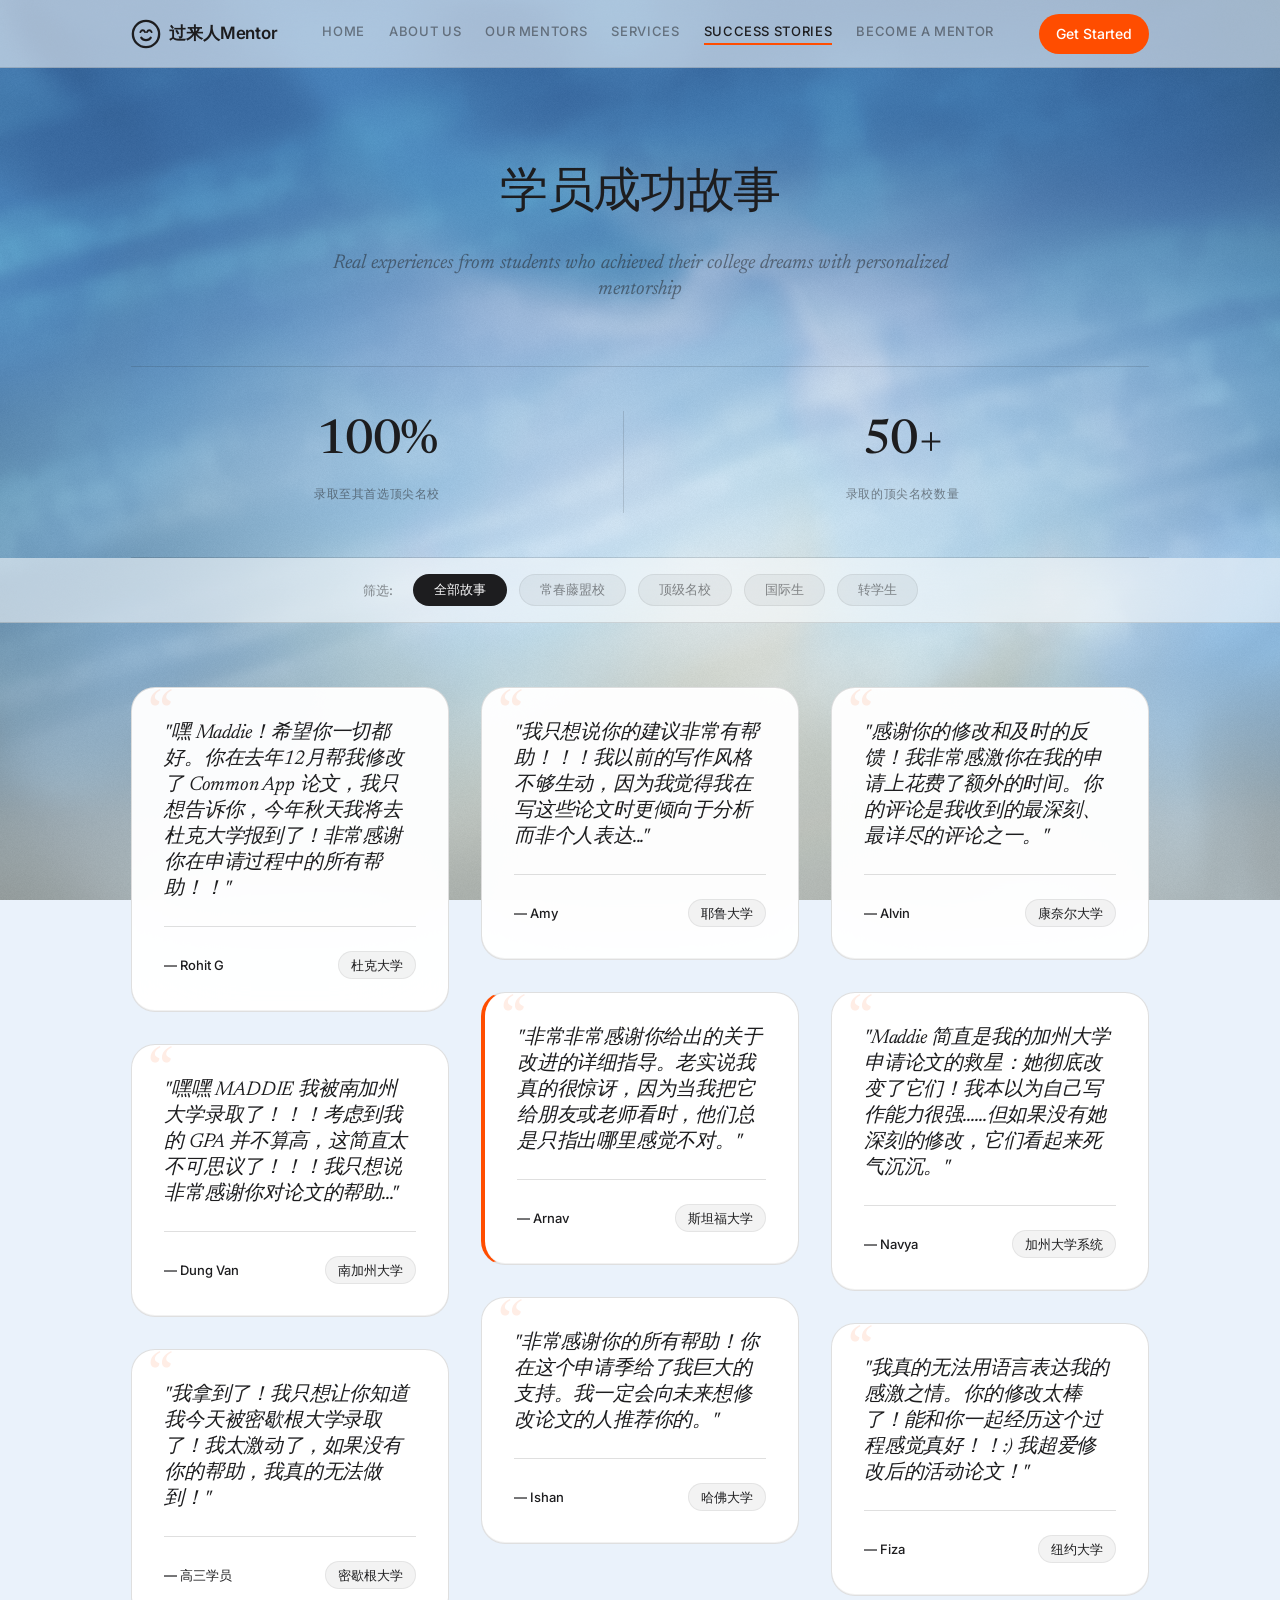
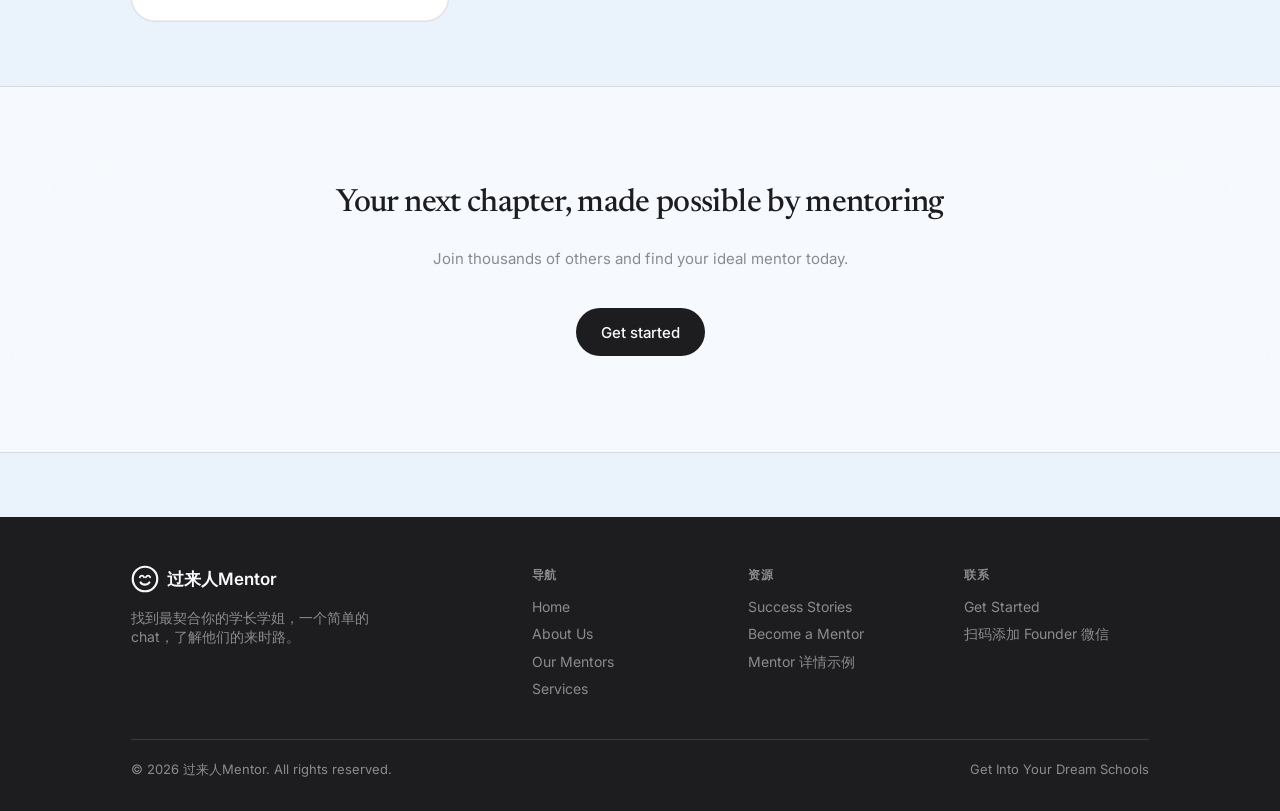
<file: stories.html>
<!DOCTYPE html>
<html lang="zh-CN">
<head>
<meta charset="utf-8">
<meta name="viewport" content="width=device-width, initial-scale=1.0">
<title>学员成功故事 | 过来人Mentor</title>
<meta name="description" content="阅读在个性化升学导师指导下实现常春藤盟校和顶级名校梦想的学员们的真实成功故事。">
<link rel="icon" type="image/png" sizes="32x32" href="icons/favicon-32.png">
<link rel="icon" type="image/png" sizes="16x16" href="icons/favicon-16.png">
<link rel="apple-touch-icon" href="icons/apple-touch-icon.png">
<link rel="manifest" href="manifest.json">
<link rel="preconnect" href="https://fonts.googleapis.com">
<link rel="preconnect" href="https://fonts.gstatic.com" crossorigin>
<link href="https://fonts.googleapis.com/css2?family=Inter:wght@400;500;600;700&family=Newsreader:opsz,ital,wght@6..72,0,400;6..72,0,500;6..72,1,400&family=Material+Symbols+Outlined:wght,FILL@100..700,0..1&display=swap" rel="stylesheet">
<link rel="stylesheet" href="css/hark.css">
<style>
  .material-symbols-outlined {
    font-variation-settings: 'FILL' 0, 'wght' 400, 'GRAD' 0, 'opsz' 24;
    display: inline-block;
    vertical-align: middle;
  }

  /* ---- Hero ---- */
  .hero {
    text-align: center;
    padding: 96px 0 64px;
  }
  .hero-sub {
    max-width: 640px;
    margin: 24px auto 0;
    font-family: var(--font-serif);
    font-style: italic;
    font-size: 20px;
    line-height: 26px;
    color: var(--text-secondary);
  }
  .text-balance { text-wrap: balance; }

  /* ---- Stats ---- */
  .stats-grid {
    display: grid;
    grid-template-columns: 1fr;
    gap: var(--sp-12);
    border-top: 1px solid var(--stroke-primary);
    border-bottom: 1px solid var(--stroke-primary);
    padding: var(--sp-13) 0;
    text-align: center;
  }
  .stats-num {
    font-family: var(--font-serif);
    font-size: 48px;
    line-height: 62.4px;
    font-weight: 500;
    letter-spacing: -.03em;
    margin-bottom: var(--sp-4);
  }
  @media (min-width: 860px) {
    .stats-grid { grid-template-columns: 1fr 1fr; }
    .stats-grid > div:first-child { border-right: 1px solid var(--stroke-primary); }
  }

  /* ---- Sticky 筛选栏 ---- */
  .filter-bar {
    position: sticky;
    top: 68px;
    z-index: 40;
    background: var(--thin-bg);
    backdrop-filter: blur(50px);
    -webkit-backdrop-filter: blur(50px);
    border-bottom: 1px solid var(--stroke-primary);
    padding: var(--sp-8) 0;
  }
  .filter-inner {
    display: flex;
    flex-wrap: wrap;
    align-items: center;
    justify-content: center;
    gap: var(--sp-6);
  }
  .filter-label {
    margin-right: var(--sp-4);
    font-size: 13px;
    font-weight: 500;
    color: var(--text-secondary);
  }
  .filter-pill {
    height: 32px;
    padding: 0 var(--sp-9);
    border-radius: var(--r-pill);
    border: 1px solid var(--stroke-secondary);
    background: var(--fill-tertiary);
    font-size: 13px;
    font-weight: 500;
    color: var(--text-secondary);
    transition: background var(--dur-2) ease, color var(--dur-2) ease;
  }
  .filter-pill:hover { background: var(--hover-wash); color: var(--text-primary); }
  .filter-pill.active {
    background: var(--ink);
    color: var(--text-primary-on);
    border-color: transparent;
  }

  /* ---- 瀑布流 testimonial ---- */
  .stories-section { padding: 64px 0; }
  .stories { columns: 1; column-gap: 32px; }
  @media (min-width: 860px) { .stories { columns: 2; } }
  @media (min-width: 1120px) { .stories { columns: 3; } }

  .testimonial-card[hidden] { display: none; }
  .testimonial-card {
    break-inside: avoid;
    margin-bottom: 32px;
    position: relative;
    overflow: hidden;
    display: flex;
    flex-direction: column;
    transition: transform var(--spring-time) var(--spring), box-shadow var(--dur-3) ease;
  }
  .testimonial-card:hover {
    transform: translateY(-4px);
    box-shadow: var(--card-bevel), var(--shadow-2);
  }
  .quote-ornament {
    font-family: var(--font-serif);
    font-size: 4rem;
    line-height: 1;
    opacity: 0.1;
    position: absolute;
    top: 0;
    left: var(--sp-8);
    color: var(--color-attention);
    transition: opacity var(--dur-3) ease, transform var(--spring-time) var(--spring);
    pointer-events: none;
  }
  .testimonial-card blockquote {
    margin: 0 0 var(--sp-10);
    font-family: var(--font-serif);
    font-style: italic;
    font-weight: 400;
    font-size: 20px;
    line-height: 26px;
    letter-spacing: -.01em;
    position: relative;
    z-index: 1;
  }
  .testimonial-card-foot {
    margin-top: auto;
    display: flex;
    align-items: center;
    justify-content: space-between;
    gap: var(--sp-6);
    padding-top: var(--sp-10);
    border-top: 1px solid var(--stroke-primary);
  }
  .testimonial-card cite {
    font-style: normal;
    font-size: 13px;
    font-weight: 500;
    color: var(--text-primary);
  }

  .load-more {
    display: flex;
    align-items: center;
    justify-content: center;
    gap: var(--sp-4);
    margin: 16px auto 0;
    background: transparent;
    border: none;
    font-size: 13px;
    font-weight: 500;
    color: var(--color-attention);
    transition: color var(--dur-2) ease;
  }
  .load-more:hover { color: var(--text-primary); }
  .load-more .material-symbols-outlined { transition: transform var(--dur-2) ease; }
  .load-more:hover .material-symbols-outlined { transform: translateY(4px); }

  /* ---- CTA ---- */
  .cta-section {
    padding: 96px 0;
    text-align: center;
  }
  .cta-sub { margin: 24px auto 0; max-width: 560px; }
  .cta-actions { display: flex; justify-content: center; margin-top: 40px; }
</style>
</head>
<body>

<iframe class="sky-frame" src="assets/sky.html" aria-hidden="true" tabindex="-1"></iframe>

<!-- ===== 导航 ===== -->
<nav class="hark-nav">
  <div class="hark-nav-inner">
    <a href="index.html" class="hark-brand">
      <svg fill="none" height="30" viewBox="0 0 32 32" width="30"><circle cx="16" cy="16" r="14" stroke="#1D1D1F" stroke-width="2.5"/><path d="M10 14C10 14 11 12 12.5 12C14 12 15 14 15 14" stroke="#1D1D1F" stroke-linecap="round" stroke-width="2"/><path d="M17 14C17 14 18 12 19.5 12C21 12 22 14 22 14" stroke="#1D1D1F" stroke-linecap="round" stroke-width="2"/><path d="M11 20C11 20 12.5 22.5 16 22.5C19.5 22.5 21 20 21 20" stroke="#1D1D1F" stroke-linecap="round" stroke-width="2.5"/></svg>
      <span>过来人Mentor</span>
    </a>
    <div class="hark-nav-links">
      <a class="hark-nav-link" href="index.html">Home</a>
      <a class="hark-nav-link" href="about.html">About Us</a>
      <a class="hark-nav-link" href="platform.html">Our Mentors</a>
      <a class="hark-nav-link" href="services.html">Services</a>
      <a class="hark-nav-link active" href="stories.html">Success Stories</a>
      <a class="hark-nav-link" href="recruit.html">Become a Mentor</a>
    </div>
    <div class="hark-nav-actions">
      <a href="services.html" class="hark-btn hark-btn--accent hark-btn--sm">Get Started</a>
      <button class="hark-nav-toggle" aria-label="菜单" aria-expanded="false"><span class="material-symbols-outlined">menu</span></button>
    </div>
  </div>
</nav>
<div class="hark-mobile-menu">
  <a class="hark-nav-link" href="index.html">Home</a>
  <a class="hark-nav-link" href="about.html">About Us</a>
  <a class="hark-nav-link" href="platform.html">Our Mentors</a>
  <a class="hark-nav-link" href="services.html">Services</a>
  <a class="hark-nav-link active" href="stories.html">Success Stories</a>
  <a class="hark-nav-link" href="recruit.html">Become a Mentor</a>
  <a href="services.html" class="hark-btn hark-btn--accent">Get Started</a>
</div>

<main class="page-top">

  <!-- ===== Hero ===== -->
  <section class="hero">
    <div class="hark-section">
      <h1 class="h0 text-balance">学员成功故事</h1>
      <p class="hero-sub">Real experiences from students who achieved their college dreams with personalized mentorship</p>
    </div>
  </section>

  <!-- ===== Stats ===== -->
  <section>
    <div class="hark-section">
      <div class="stats-grid">
        <div>
          <div class="stats-num">100%</div>
          <p class="caption">录取至其首选顶尖名校</p>
        </div>
        <div>
          <div class="stats-num">50+</div>
          <p class="caption">录取的顶尖名校数量</p>
        </div>
      </div>
    </div>
  </section>

  <!-- ===== 筛选栏 ===== -->
  <section class="filter-bar">
    <div class="hark-section filter-inner">
      <span class="filter-label">筛选:</span>
      <button class="filter-pill active">全部故事</button>
      <button class="filter-pill">常春藤盟校</button>
      <button class="filter-pill">顶级名校</button>
      <button class="filter-pill">国际生</button>
      <button class="filter-pill">转学生</button>
    </div>
  </section>

  <!-- ===== Testimonials Grid ===== -->
  <section class="stories-section">
    <div class="hark-section">
      <div class="stories">

        <!-- Card 1 -->
        <div class="testimonial-card hark-card hark-card--solid hark-card-pad" data-category="顶级名校,国际生">
          <span class="quote-ornament">“</span>
          <blockquote>"嘿 Maddie！希望你一切都好。你在去年12月帮我修改了 Common App 论文，我只想告诉你，今年秋天我将去杜克大学报到了！非常感谢你在申请过程中的所有帮助！！"</blockquote>
          <div class="testimonial-card-foot">
            <cite>— Rohit G</cite>
            <span class="hark-tag">杜克大学</span>
          </div>
        </div>

        <!-- Card 2 -->
        <div class="testimonial-card hark-card hark-card--solid hark-card-pad" data-category="顶级名校,国际生">
          <span class="quote-ornament">“</span>
          <blockquote>"嘿嘿 MADDIE 我被南加州大学录取了！！！考虑到我的 GPA 并不算高，这简直太不可思议了！！！我只想说非常感谢你对论文的帮助..."</blockquote>
          <div class="testimonial-card-foot">
            <cite>— Dung Van</cite>
            <span class="hark-tag">南加州大学</span>
          </div>
        </div>

        <!-- Card 3 -->
        <div class="testimonial-card hark-card hark-card--solid hark-card-pad" data-category="顶级名校">
          <span class="quote-ornament">“</span>
          <blockquote>"我拿到了！我只想让你知道我今天被密歇根大学录取了！我太激动了，如果没有你的帮助，我真的无法做到！"</blockquote>
          <div class="testimonial-card-foot">
            <cite>— 高三学员</cite>
            <span class="hark-tag">密歇根大学</span>
          </div>
        </div>

        <!-- Card 4 (Yale) -->
        <div class="testimonial-card hark-card hark-card--solid hark-card-pad" data-category="常春藤盟校">
          <span class="quote-ornament">“</span>
          <blockquote>"我只想说你的建议非常有帮助！！！我以前的写作风格不够生动，因为我觉得我在写这些论文时更倾向于分析而非个人表达..."</blockquote>
          <div class="testimonial-card-foot">
            <cite>— Amy</cite>
            <span class="hark-tag">耶鲁大学</span>
          </div>
        </div>

        <!-- Card 5 (Stanford) -->
        <div class="testimonial-card hark-card hark-card--solid hark-card-pad" style="border-left:4px solid var(--color-attention);" data-category="顶级名校,国际生">
          <span class="quote-ornament">“</span>
          <blockquote>"非常非常感谢你给出的关于改进的详细指导。老实说我真的很惊讶，因为当我把它给朋友或老师看时，他们总是只指出哪里感觉不对。"</blockquote>
          <div class="testimonial-card-foot">
            <cite>— Arnav</cite>
            <span class="hark-tag">斯坦福大学</span>
          </div>
        </div>

        <!-- Card 6 (Harvard) -->
        <div class="testimonial-card hark-card hark-card--solid hark-card-pad" data-category="常春藤盟校,国际生">
          <span class="quote-ornament">“</span>
          <blockquote>"非常感谢你的所有帮助！你在这个申请季给了我巨大的支持。我一定会向未来想修改论文的人推荐你的。"</blockquote>
          <div class="testimonial-card-foot">
            <cite>— Ishan</cite>
            <span class="hark-tag">哈佛大学</span>
          </div>
        </div>

        <!-- Card 7 -->
        <div class="testimonial-card hark-card hark-card--solid hark-card-pad" data-category="常春藤盟校">
          <span class="quote-ornament">“</span>
          <blockquote>"感谢你的修改和及时的反馈！我非常感激你在我的申请上花费了额外的时间。你的评论是我收到的最深刻、最详尽的评论之一。"</blockquote>
          <div class="testimonial-card-foot">
            <cite>— Alvin</cite>
            <span class="hark-tag">康奈尔大学</span>
          </div>
        </div>

        <!-- Card 8 -->
        <div class="testimonial-card hark-card hark-card--solid hark-card-pad" data-category="转学生,国际生">
          <span class="quote-ornament">“</span>
          <blockquote>"Maddie 简直是我的加州大学申请论文的救星：她彻底改变了它们！我本以为自己写作能力很强……但如果没有她深刻的修改，它们看起来死气沉沉。"</blockquote>
          <div class="testimonial-card-foot">
            <cite>— Navya</cite>
            <span class="hark-tag">加州大学系统</span>
          </div>
        </div>

        <!-- Card 9 -->
        <div class="testimonial-card hark-card hark-card--solid hark-card-pad" data-category="顶级名校,国际生">
          <span class="quote-ornament">“</span>
          <blockquote>"我真的无法用语言表达我的感激之情。你的修改太棒了！能和你一起经历这个过程感觉真好！！:) 我超爱修改后的活动论文！"</blockquote>
          <div class="testimonial-card-foot">
            <cite>— Fiza</cite>
            <span class="hark-tag">纽约大学</span>
          </div>
        </div>

      </div>
    </div>
  </section>

  <!-- ===== CTA ===== -->
  <section class="cta-section hark-glass-band">
    <div class="hark-section">
      <h2 class="h1 text-balance" style="font-family:var(--font-serif);">Your next chapter, made possible by mentoring</h2>
      <p class="body1 text-secondary cta-sub">Join thousands of others and find your ideal mentor today.</p>
      <div class="cta-actions">
        <a class="hark-btn hark-btn--primary" href="services.html">Get started</a>
      </div>
    </div>
  </section>

</main>

<!-- ===== 页脚 ===== -->
<footer class="hark-footer">
  <div class="hark-footer-inner">
    <div class="hark-footer-grid">
      <div>
        <div style="display:flex;align-items:center;gap:8px;margin-bottom:16px;">
          <svg fill="none" height="28" viewBox="0 0 32 32" width="28"><circle cx="16" cy="16" r="14" stroke="#F9F9FA" stroke-width="2.5"/><path d="M10 14C10 14 11 12 12.5 12C14 12 15 14 15 14" stroke="#F9F9FA" stroke-linecap="round" stroke-width="2"/><path d="M17 14C17 14 18 12 19.5 12C21 12 22 14 22 14" stroke="#F9F9FA" stroke-linecap="round" stroke-width="2"/><path d="M11 20C11 20 12.5 22.5 16 22.5C19.5 22.5 21 20 21 20" stroke="#F9F9FA" stroke-linecap="round" stroke-width="2.5"/></svg>
          <span style="font-size:17px;font-weight:600;">过来人Mentor</span>
        </div>
        <p class="body2" style="color:var(--text-secondary-on);max-width:280px;">找到最契合你的学长学姐，一个简单的 chat，了解他们的来时路。</p>
      </div>
      <div>
        <h4>导航</h4>
        <ul>
          <li><a href="index.html">Home</a></li>
          <li><a href="about.html">About Us</a></li>
          <li><a href="platform.html">Our Mentors</a></li>
          <li><a href="services.html">Services</a></li>
        </ul>
      </div>
      <div>
        <h4>资源</h4>
        <ul>
          <li><a href="stories.html">Success Stories</a></li>
          <li><a href="recruit.html">Become a Mentor</a></li>
          <li><a href="mentors/mia.html">Mentor 详情示例</a></li>
        </ul>
      </div>
      <div>
        <h4>联系</h4>
        <ul>
          <li><a href="services.html">Get Started</a></li>
          <li><span style="color:var(--text-secondary-on);">扫码添加 Founder 微信</span></li>
        </ul>
      </div>
    </div>
    <div class="hark-footer-bottom">
      <span>© 2026 过来人Mentor. All rights reserved.</span>
      <span>Get Into Your Dream Schools</span>
    </div>
  </div>
</footer>

<script>
  // 引号 hover 放大
  document.querySelectorAll('.testimonial-card').forEach(card => {
    const ornament = card.querySelector('.quote-ornament');
    card.addEventListener('mouseenter', () => {
      ornament.style.opacity = '0.25';
      ornament.style.transform = 'scale(1.1)';
    });
    card.addEventListener('mouseleave', () => {
      ornament.style.opacity = '0.1';
      ornament.style.transform = 'scale(1)';
    });
  });

  // 筛选 pill：点击切换 active 并按 data-category 过滤卡片，「全部故事」显示所有
  (function () {
    var pills = document.querySelectorAll('.filter-pill');
    var cards = document.querySelectorAll('.testimonial-card');
    pills.forEach(function (pill) {
      pill.addEventListener('click', function () {
        pills.forEach(function (p) { p.classList.remove('active'); });
        pill.classList.add('active');
        var category = pill.textContent.trim();
        cards.forEach(function (card) {
          if (category === '全部故事') {
            card.hidden = false;
            return;
          }
          var cats = (card.getAttribute('data-category') || '').split(',').map(function (s) { return s.trim(); });
          card.hidden = cats.indexOf(category) === -1;
        });
      });
    });
  })();
</script>
<script src="js/nav.js"></script>
</body>
</html>
</file>
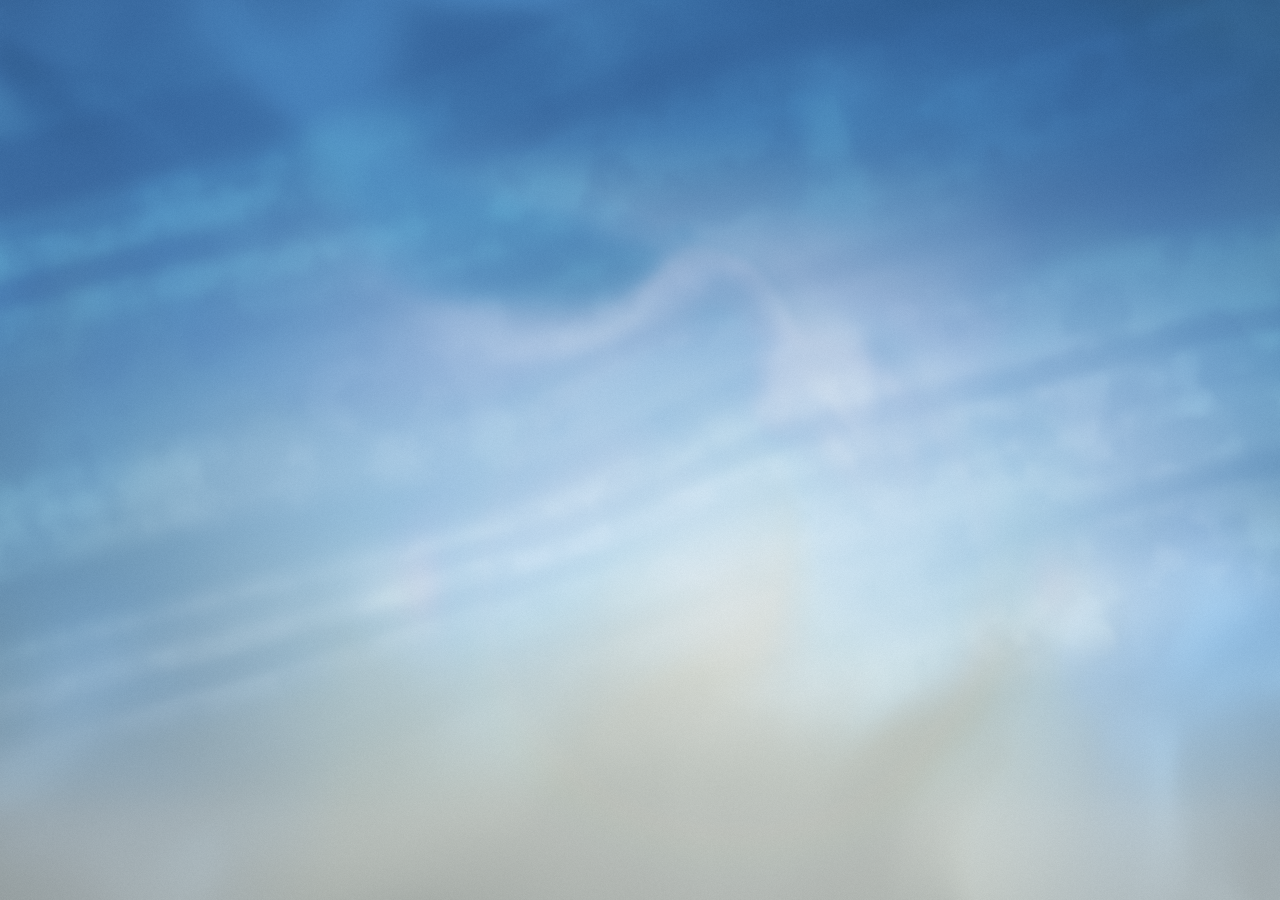
<file: assets/sky.html>
<!DOCTYPE html>
<html lang="en">
<head>
<meta charset="UTF-8">
<meta name="viewport" content="width=device-width, initial-scale=1, viewport-fit=cover">
<meta name="theme-color" content="#0a0d16">
<title>Hark Dynamic Wallpaper</title>
<!-- GENERATED by hark-ui-library/tools/ship-to-mvp.js (stripped ship build).
     Do not hand-edit: re-ship from the lab. Lab commit is recorded in
     apps/frontend/tools/lab-sync.manifest. -->
<style>
html, body{ height: 100%; }
body{ margin: 0; overflow: hidden; background: #05070d; }
#gl{ position: fixed; inset: 0; width: 100%; height: 100%; display: block; }
#glfail{
  position: fixed; inset: 0; display: none;
  align-items: center; justify-content: center;
  color: rgba(255,255,255,.5); text-align: center; padding: 24px;
  font: 14px -apple-system, sans-serif;
}
</style>
</head>
<body>
<canvas id="gl"></canvas>
<div id="glfail">This wallpaper needs WebGL, which your browser has disabled.</div>

<script>
'use strict';

/* ============================================================
   Shader: domain-warped value-noise fbm, palette computed on
   the CPU each frame from (time of day, temperature, condition)
   blended by user-controlled influence weights.
   ============================================================ */

/* ---------- tiny helpers ---------- */
const $ = s => document.querySelector(s);
const clamp = (x, a, b) => Math.min(b, Math.max(a, x));
const lerp = (a, b, t) => a + (b - a) * t;
const lerp3 = (a, b, t) => [lerp(a[0], b[0], t), lerp(a[1], b[1], t), lerp(a[2], b[2], t)];
const smooth01 = t => { t = clamp(t, 0, 1); return t * t * (3 - 2 * t); };
const hexToRgb = s => { s = s.replace('#', ''); return [0, 2, 4].map(i => parseInt(s.slice(i, i + 2), 16) / 255); };
const rgbCss = c => 'rgb(' + Math.round(c[0] * 255) + ',' + Math.round(c[1] * 255) + ',' + Math.round(c[2] * 255) + ')';
/* ---------- native bridge ---------- */
const nativeBridge = (window.webkit && window.webkit.messageHandlers && window.webkit.messageHandlers.hark) || null;
const post = m => { if (nativeBridge) nativeBridge.postMessage(m); };
window.onerror = (msg, src, line) => { post({ type: 'jserror', msg: String(msg) + ' @ ' + line }); };

/* ---------- state ---------- */
const state = {
  lat: 37.3688, lon: -122.0363, place: 'Sunnyvale',
  tz: 'America/Los_Angeles',                          // IANA zone (DST-correct via Intl)
  utcOffset: -new Date().getTimezoneOffset() * 60,    // fallback, seconds east of UTC
  temp: 18, code: 1, cloud: 25,
  wind: 9, windDir: 250,                              // km/h, meteorological degrees
  aqi: 35,                                            // US AQI
  sim: null,                                          // WMO code override, null = live
  windSim: null,                                      // manual wind km/h, null = auto
  aqiSim: null,                                       // manual AQI, null = auto
  cloudSim: null,                                     // manual cloud cover %, null = auto
  stagedCloud: false,                                 // custom-time 42% default active (until Live chip)
  aodSim: null,                                       // manual aerosol depth, null = auto
  dateSim: null,                                      // 'YYYY-MM-DD' simulated date, null = today
  timeFlow: 1,                                        // custom-time speed: hours advance at Nx real time
  aod: null,                                          // live aerosol optical depth @550nm, null = derived
  humidity: null,                                     // live relative humidity %, haze fallback input
  cloudLow: null, cloudMid: null, cloudHigh: null,    // cover by layer: deck thinness signal
  visibility: null,                                   // meters — measured clarity, feeds haze
  diffuseFrac: null,                                  // diffuse/(direct+diffuse): deck optical thickness
  skyTransmit: null,                                  // arriving/clear-sky light: deck brightness
  snowDepth: null,                                    // m — snowy ground brightens the deck
  cape: null, gusts: null,                            // stashed for storm flicker / cloud turbulence
  /* cirrus look, live-tunable from the native debug panel (code-owned
     defaults, not persisted — the owner's tuning pattern) */
  cirrus: { angle: 15, variance: 8, fiber: 1.1, opacity: 0.53, cover: -0.17, evolve: 0.008, breakDepth: 0.44, grain: 2.8 },
  /* godray look, live-tunable from the native debug panel (the cirrus
     pattern: code-owned defaults, tuned by the owner, then baked) */
  rays: { strength: 0.1, scale: 8, falloff: 6 },    // owner-tuned 2026-09-22 (strength 0.55→0.1 beside the purity map); scale/falloff 2026-08-26
  /* 22° halo look, live-tunable (radius 0.196 = 22° × 0.80/90 via the
     bodyY mapping); force pins to 100% for tuning (weather bypassed,
     sun-up fade kept). Ships ON at a delicate strength. */
  halo: { strength: 0.25, radius: 0.28, dispersion: 1.7, force: false },  // owner-tuned 2026-09-22 (strength 0.9→0.25 beside the purity map); radius/dispersion 2026-08-26
  /* clear-sky purity (phenomena plan, step 0 — L&L §2.2): the Rayleigh
     purity map P(θ) — 0 at the sun, 1 at 90° from it — drives the
     POLARIZER BAND (and next the aureole). polarizer = the dial: 0 is the
     eye's sky, 1 a full polarizing filter; force pins the dial value
     (turbidity/deck bypassed, the daylight fade kept). Code-owned
     defaults, tuned live from the native panel, then baked. */
  purity: { polarizer: 0.9,                   // owner-tuned 2026-09-22 ("deeper blues"; 0.8 → 0.9 with the aureole in)
            aureole: 0.6, aureoleWidth: 10,   // owner-tuned 2026-09-22: strength dial, base half-width in degrees (pristine air)
            horizon: 0.25,                    // owner-tuned 2026-09-22: horizon whitening by optical depth (τ-saturation)
            /* clear-sky twilight (phenomena plan step 2 — L&L §2.14, Minnaert §221) */
            purple: 0.3, purpleHeight: 30, purpleWidth: 16,  // owner-tuned 2026-09-22: purple-light lobe strength, center altitude (°), σ (°)
            crep: 0.4, crepScale: 5,                         // owner-tuned 2026-09-22: crepuscular shadow fan strength, angular noise scale
            force: false },
  lutAmt: 0,   // owner LUT mix — set from LUT_AMT_DEFAULT at boot, live via hark.setLutAmt
  /* SCENE SCALE (owner, 2026-09-22: "contain the details, fit the sky to
     the height"): the SKY always spans the window — horizon at the bottom
     band, zenith near the top, everything horizon-anchored scales with the
     height. The DETAILS (cloud field, glow body, halo, aureole, polarizer
     arc, twilight lobe and fan) live in a unit that is the TIGHTER of the
     height and the width ÷ aspect: on a landscape window the height wins
     and the look is exactly the tuned one; on a phone-shaped window the
     width wins, so the composition around the sun and along the horizon
     shrinks to stay in frame instead of being cropped at the sides.
     aspect = the composition's reference width in heights (1.0 = a
     square composition must fit). crop = how far back toward the old
     height rule a narrow window goes: 0 keeps the whole composition in
     frame, 1 crops it exactly as before; the owner wants "a little bit
     of cropping" (2026-09-22). */
  scene: { aspect: 1.0, crop: 0.15 },   // owner-tuned 2026-09-22 ("this behavior is perfect")
  /* CLOUD LIGHTING + LOW SUN (phenomena plan — L&L §4.18–4.20, §2.6),
     dials, code-owned defaults (0 = layer off until the owner picks):
     thin     — thin cloud darkens toward the sky behind it instead of adding white
     back     — sun-side back-lighting: dark cores, bright rims, glare through thin cloud;
                front-lit thick cloud whitens
     hiTint   — split low-sun tint: cirrus stays lit and colored ~2° longer than the deck
     airlight — blue airlight bias on the low-sun horizon band ("purple mountain")
     red      — aerosol reddening of the disk with air mass (the PHYSICAL excess over the
                display axis), so hazy sunsets go deep red and dim earlier */
  cloudLit: { thin: 0.75, back: 1.0, hiTint: 0.5, airlight: 0.8, red: 1.0 },   // owner-tuned 2026-09-22
  /* twilight afterglow, act 2 (re-illumination) — the owner's dial for how
     BRIGHT the re-lit clouds get (1 = the 2026-08 tuning, 0.25 = the owner's
     2026-09-22 pick); the rose color and the timing are untouched by it */
  afterglow: { lift: 0.25 },   // owner-tuned 2026-09-22 (re-lit clouds were too bright)
  /* NIGHT FLOOR (owner, 2026-09-22: "around 4:30 AM we dip too deep into
     black"): once the moon has set nothing lifts the night — the grade's
     linear floor is tiny and sits BEFORE the vignette, the mottle and the
     LUT, which all push the darkest pixels below it. This is a DISPLAY-side
     floor at the very end of the shader: the deepest night is a very dark
     blue, never black, so the glass UI keeps its contrast. floor = the
     dial, 0 → near-black (#05070f-ish), 1 → dark navy (#17204a-ish), the
     owner's pick 0.2; zenith a touch darker than the horizon. Gated to
     night on the CPU. */
  night: { floor: 0.2 },   // owner-tuned 2026-09-22
  /* SUNDOGS (L&L §5.8): parhelia from horizontally floating plate crystals —
     two bright spots at the sun's altitude, 22° out at a low sun and
     drifting outward and fainter as it climbs, gone near 61°. strength =
     the dial, tail = the white tail's length in degrees, force = bypass
     the halo's weather gates (the sun-up fade and the geometry stay). */
  dogs: { strength: 0.9, tail: 4.1, force: false },   // owner-tuned 2026-09-22
  /* CORONAE (L&L §4.13): diffraction rings around the sun or moon seen
     through thin altocumulus — a bluish-white aureole and one pale rust
     ring a few degrees out. radius = the ring's angular radius (deg, the
     day seed jitters it ±25% as drop size would), purity = how uniform
     the drops are (pure → narrower, redder ring with a faint inner band),
     force = bypass the cloud gates. Mostly the moon's; the sun's glare
     leaves only a faint aureole by day. */
  corona: { strength: 0.1, radius: 6, purity: 0.6, force: false },   // owner-tuned 2026-09-22
  skyglow: null,          // measured city light 0–1 (Black Marble sample), snapshot-persisted
  skyglowStrength: 0.3,   // the dial: how much realism eats the dark night canvas
  haveWx: false, updated: null,
  live: true, hourOverride: 12,
  wTime: 1.0, wCond: 1.0, wTemp: 0.8,     // influence weights (fixed in code)
  density: 0.9, flow: 1.7, speed: 2.5, grain: 0.018,
  shaftStr: 1.1, shaftCov: 0.5, shaftReach: 1.0
};
const useF = true;   // imperial units throughout, per user preference
const COMPASS = ['N','NNE','NE','ENE','E','ESE','SE','SSE','S','SSW','SW','WSW','W','WNW','NW','NNW'];
const compass = d => COMPASS[Math.round((((d % 360) + 360) % 360) / 22.5) % 16];

/* ---------- shaders ---------- */
const VERT = 'attribute vec2 aPos; void main(){ gl_Position = vec4(aPos, 0.0, 1.0); }';

const FRAG = `
#ifdef GL_ES
precision highp float;
#endif
uniform vec2  uRes;
uniform float uDet;      // detail unit in device px = min(height, width / aspect): the size of one 'height unit' for the details
uniform float uTime;     // slow, accumulated time (drives drift)
uniform vec3  uC0;       // zenith
uniform vec3  uC1;
uniform vec3  uC2;
uniform vec3  uC3;       // horizon
uniform vec2  uGlowPos;
uniform vec3  uGlowCol;
uniform float uGlow;
uniform float uGlowSize; // body footprint: >1 near the horizon, 1 high up
uniform float uDensity;
uniform float uWarp;
uniform float uGrain;
uniform vec2  uDrift;    // wind: direction (screen space) x strength
uniform vec3  uPrecip;   // x rain, y snow/hail, z fall-speed multiplier
uniform vec3  uShaft;    // x strength, y coverage, z reach (how far down)
uniform float uFog;      // clumpy fog amount
uniform vec3  uMilk;     // fog color (ambient-light aware)
uniform float uDeck;     // overcast lid amount: drives cloud-base mottle
uniform float uPuff;     // cumulus amount: defined bright clumps (partly regime)
uniform float uNight;    // additive night-cloud veil (dark skies only)
uniform float uHaze;     // atmospheric perspective: textured white low band (day)
uniform float uSquash;   // gradient height compression: <1 squeezes the low stops' span
uniform vec3  uTint;     // low-sun cloud tint: chromatic multiply on bright field material
uniform float uRays;     // godrays: beam-fan strength (rides the glow's visibility)
uniform vec2  uRayLook;  // godrays look: x beam scale, y radial falloff (live-tuned)
uniform float uHalo;     // 22° solar halo amount (frame param, crossfaded)
uniform vec3  uHaloLook; // halo look: x ring radius, y dispersion, z softness (live-tuned)
uniform sampler2D uLut;  // owner color LUT: 33³ as a 1089×33 slice strip
uniform float uLutAmt;   // LUT mix strength (0 = ungraded)
uniform float uTexV;    // global texture vibrancy (grade-shipped)
uniform vec4  uCirA;     // cirrus: base angle (rad), angle variance (rad), fiber density x, opacity
uniform vec4  uCirB;     // cirrus: coverage bias, evolve speed, break depth, grain scale
uniform vec3  uSun;      // THE SUN for sky geometry, whatever body the glow shows: x,y screen position (compositional sweep + bodyY), z TRUE altitude (deg)
uniform float uPolar;    // polarizer band strength (frame param: dial × daylight × clarity × no deck)
uniform vec2  uAureole;  // aureole: x strength (frame param), y half-width in degrees (grows with turbidity)
uniform float uWhiten;   // horizon whitening: aerosol optical depth per air mass (frame param: dial × turbidity × gates)
uniform vec3  uPurple;   // purple light: x strength (frame param), y lobe center altitude (deg), z lobe σ (deg)
uniform vec2  uCrep;     // crepuscular shadow fan: x strength (frame param), y angular noise scale
uniform vec3  uLit;      // cloud lighting: x thin-cloud darkening, y back-light strength, z low-sun airlight bias (frame params)
uniform vec3  uTintHi;   // low-sun tint for the HIGH cloud (cirrus): stays lit ~2° longer than uTint's deck
uniform vec3  uFloorZ;   // night floor at the zenith (display sRGB, already × the night gate; 0 by day)
uniform vec3  uFloorH;   // night floor at the horizon
uniform vec3  uDogs;     // sundogs: x strength (frame param), y separation from the sun (detail units), z tail length (detail units)
uniform vec3  uCorona;   // corona: x strength (frame param), y ring radius (detail units), z purity 0–1
uniform float uAlpha;    // crossfade opacity of this pass

float hash(vec2 p){
  // precision-safe hash (Dave Hoskins): no giant intermediate products,
  // so it stays pattern-free even at large gl_FragCoord values
  vec3 p3 = fract(vec3(p.xyx) * 0.1031);
  p3 += dot(p3, p3.yzx + 33.33);
  return fract((p3.x + p3.y) * p3.z);
}
float vnoise(vec2 p){
  vec2 i = floor(p);
  vec2 f = fract(p);
  vec2 u = f * f * f * (f * (f * 6.0 - 15.0) + 10.0);   // quintic: silkier gradients
  float a = hash(i);
  float b = hash(i + vec2(1.0, 0.0));
  float c = hash(i + vec2(0.0, 1.0));
  float d = hash(i + vec2(1.0, 1.0));
  return mix(mix(a, b, u.x), mix(c, d, u.x), u.y);
}
float fbm(vec2 p){
  float v = 0.0;
  float a = 0.52;
  mat2 rot = mat2(0.8, 0.6, -0.6, 0.8);
  for (int i = 0; i < 4; i++){       // fewer octaves = big soft masses, no wisps
    v += a * vnoise(p);
    p = rot * p * 1.9;
    a *= 0.5;
  }
  return v;
}
// ---- sky geometry (phenomena plan, step 0) ----
// The page's projection (CPU bodyY): the horizon line sits at SCENE y
// 0.10 and 90° of altitude spans 0.80 of the reference height, so ONE
// reference-height unit is 112.5°. Horizontal offsets are measured in
// the same units (kS.x), so the same scale applies. scatterAngle() is the angle
// between this pixel's view ray and the sun, in radians, from the sun's
// TRUE altitude (uSun.z) — the body's screen y is compressed below the
// horizon, so twilight geometry must not read it. uSun is the SUN even
// after the glow body has handed over to the moon (−5°): twilight
// geometry never jumps to the moon's azimuth. Every sun-relative sky
// layer (polarizer band, aureole, purple light) reads this one function.
float scatterAngle(vec2 uv, vec2 sunPos, float sunAltDeg, vec2 kS){
  // altitude: exact (uv.y − 0.10)·112.5° when the detail unit is the height
  // (kS.y = 1); on a narrower window the sky is measured in detail units
  // around the SUN's true altitude, so the angle stays isotropic with the
  // horizontal axis and the halo, aureole and arc keep their shapes
  float a1 = (sunAltDeg + ((uv.y - 0.10) * 112.5 - sunAltDeg) * kS.y) * 0.017453292;
  float a2 = sunAltDeg * 0.017453292;                                  // sun altitude
  float daz = (uv.x - sunPos.x) * kS.x * 112.5 * 0.017453292;          // azimuth offset
  float c = sin(a1) * sin(a2) + cos(a1) * cos(a2) * cos(daz);
  return acos(clamp(c, -1.0, 1.0));
}
// Rayleigh degree of polarization = the sky's PURITY map: 0 at the sun,
// 1 at 90° from it (L&L §2.2: bluest at 90°, flattest near the sun)
float purity(float theta){
  float s = sin(theta), c = cos(theta);
  return (s * s) / (1.0 + c * c);
}
void main(){
  vec2 uv = gl_FragCoord.xy / uRes;
  // SCENE SCALE (owner, 2026-09-22): the SKY fits the height — uv.y is the
  // sky coordinate everywhere (0.10 horizon, 0.90 zenith), so the whole
  // sky is always in frame and horizon layers ride the bottom edge. The
  // DETAILS live in uDet, the tighter of height and width/aspect: p is the
  // field frame in detail units (centered), kS converts a window-fraction
  // offset into detail units on each axis. On a landscape window uDet is
  // the height and kS = (W/H, 1): the tuned look, unchanged. On a phone
  // uDet is the width/aspect, so the sun's halo, aureole and arc shrink
  // to fit instead of running off the sides.
  vec2 p  = (gl_FragCoord.xy - 0.5 * uRes) / uDet;
  vec2 kS = uRes / uDet;
  float t = uTime;
  vec2 pw = p - uDrift * t * 0.018;   // advect the whole field downwind

  // one gentle layer of domain warping -> haze that breathes, not smoke that swirls
  vec2 q = vec2(
    fbm(pw * 1.0 + t * vec2(0.010, 0.006)),
    fbm(pw * 1.0 + vec2(5.2, 1.3) - t * vec2(0.007, 0.009))
  );
  vec2 r = vec2(
    fbm(pw * 1.4 + 1.1 * uWarp * q + vec2(1.7, 9.2) + t * vec2(0.0035, -0.0025)),
    fbm(pw * 1.4 + 1.1 * uWarp * q + vec2(8.3, 2.8) - t * vec2(0.0025, 0.0035))
  );
  float f = fbm(pw * 1.1 + 0.8 * uWarp * r);
  f = mix(f, 0.5, 0.35);             // flatten the field: diffuse, defocused

  // vertical 4-stop gradient, gently perturbed by the cloud field
  float g = clamp(uv.y + (f - 0.5) * (0.18 + 0.6 * uDensity) * (0.88 + 0.3 * uv.y), 0.0, 1.0);
  // height compression: an exponent < 1 pushes the sample point up, so
  // the lower stops' colors get squeezed into a SHORTER band — the
  // sunset glow physically sinks with the sun instead of thinning tall
  float gm = pow(g, uSquash);
  vec3 col = mix(uC3, uC2, smoothstep(0.0, 0.45, gm));
  col = mix(col, uC1, smoothstep(0.32, 0.78, gm));
  col = mix(col, uC0, smoothstep(0.62, 1.0, gm));

  // POLARIZER BAND (phenomena plan step 0/1 — L&L §2.2): skylight is
  // ~85% polarized 90° from the sun and unpolarized near it. Invisible
  // to the eye; a polarizing filter removes that component and the sky
  // deepens along a great arc 90° from the sun — the cobalt band of
  // landscape photography. The arc sweeps with the sun through the day;
  // haze depolarizes it (the CPU folds turbidity, deck and the daylight
  // gate into uPolar). Acts on the SKY between clouds: the field's bright
  // material is excluded the way uTint selects it. Darkens and pushes
  // chroma along the arc; never lightens.
  float skyM = 1.0 - smoothstep(0.47, 0.78, f);   // open sky between the field's bright material
  float th = scatterAngle(uv, uSun.xy, uSun.z, kS);   // this pixel's angle from the sun (sky + cloud lighting)
  if (uPolar + uAureole.x > 0.001){
    if (uPolar > 0.001){
      float pk = purity(th) * uPolar * skyM;
      float pl = dot(col, vec3(0.299, 0.587, 0.114));
      col = max(mix(col, (col - pl) * 1.25 + pl, pk), 0.0);   // chroma up along the arc
      col *= 1.0 - 0.45 * pk;                                 // and darker: ~0.9 stop at full
    }
    // AUREOLE (phenomena plan step 1 — L&L §2.2 Fig. 2.2A): the sky near
    // the sun is BRIGHTER and WHITER — 10° from the sun the spectrum is
    // nearly flat, 90° away it is bluest. Two lobes: the broad Rayleigh
    // rise (1+cos²θ: twice as bright at the sun as at 90°) that every
    // clear sky has, and the aerosol forward-scatter lobe whose width
    // the CPU grows with turbidity (crisp day: small hard sun on deep
    // blue; humid day: broad soft aureole on a paler sky). Flattens the
    // spectrum toward the sun's transmitted color and lifts it, screened
    // so it never clips. Sky only; the glow body stays what it is.
    if (uAureole.x > 0.001){
      float cth = cos(th);
      float lobeR = cth * cth * step(0.0, cth);                      // 1 at the sun, 0 at 90°, none behind
      float lobeM = exp(-(th * 57.29578) / max(uAureole.y, 1.0));    // forward lobe, half-width in degrees
      float au = uAureole.x * (0.35 * lobeR + 0.65 * lobeM) * skyM;
      vec3 illum = mix(vec3(1.0), uGlowCol, 0.5);
      float lumA = dot(col, vec3(0.299, 0.587, 0.114));
      col = mix(col, illum * lumA, au * 0.7);          // whiter: the spectrum flattens toward the sun
      col += au * 0.55 * illum * (1.0 - col);          // brighter: screened lift toward the illuminant
    }
  }

  // PURPLE LIGHT + CREPUSCULAR SHADOW FAN (phenomena plan step 2 —
  // L&L §2.14, Minnaert §221). Twenty to thirty minutes after sunset the
  // lower air is in the earth's shadow while dust at 20–25 km is still
  // lit: reddened direct light off that dust plus blue skylight = a
  // diffuse PURPLE glow ~40–45° above the sunset point, 10–20° across.
  // Screen-space lobe anchored to the sun's azimuth (uSun.x — the body
  // itself is below the bottom edge by now, and the glow may already be
  // the moon's), Gaussian, 1.6σ wide
  // and σ tall, none below the horizon line; a screened lift of a
  // magenta leaning toward the sun's transmitted color. The CPU owns the
  // timing (real sun −3…−8°, peak −5°) and the dust (day seed).
  // CREPUSCULAR RAYS are shadows IN this light: clouds hidden below the
  // western horizon cast dark strips that fan up from the sub-horizon
  // sun point (angular value-noise on a circle around it, godray-style,
  // no seam), most visible near their vanishing point and blue-green —
  // the shadowed sky. Structural pairing (Minnaert: no purple light, no
  // rays): the strips REMOVE purple light and cool the low sky under it.
  if (uPurple.x > 0.001){
    vec2 gpd = (uv - uSun.xy) * kS;   // from the sun point, detail units (the fan stays round)
    float altP = (uv.y - 0.10) * 112.5;   // lobe height: sky coordinate, horizon-anchored
    float dxD = gpd.x * 112.5;
    float dyD = altP - uPurple.y;
    float sigP = max(uPurple.z, 1.0);
    float lobe = exp(-0.5 * (dxD * dxD / (2.56 * sigP * sigP) + dyD * dyD / (sigP * sigP)))
               * smoothstep(-2.0, 6.0, altP);
    float shadow = 0.0;
    if (uCrep.x > 0.001){
      float drP = max(length(gpd), 1e-4);
      vec2 dirP = gpd / drP;
      float crA = 0.7 * vnoise(dirP * uCrep.y + vec2(3.1, 8.7) + t * 0.004)
                + 0.3 * vnoise(dirP * uCrep.y * 2.1 + vec2(6.4, 1.9) - t * 0.003);
      float strips = smoothstep(0.58, 0.82, crA);
      shadow = uCrep.x * strips * exp(-drP * 1.6) * skyM;
    }
    vec3 pcol = vec3(0.64, 0.25, 0.60);   // reddened dust light + blue skylight (the glow color may be the moon's by now)
    col += uPurple.x * lobe * skyM * (1.0 - shadow) * pcol * (1.0 - col);
    col = mix(col, col * vec3(0.80, 0.86, 0.94), shadow * 0.6 * (1.0 - smoothstep(5.0, 60.0, altP)));
  }

  // luminance modulation + a soft bright "sheet". Under an overcast lid
  // the color gradient goes near-uniform and displacement stops carrying
  // the clouds, so the DECK MOTTLE takes over: uDeck (how much lid the
  // CPU composed) drives strong cloud-base luminance structure — dark
  // bases, bright thin spots — the way a real deck reads.
  col *= 1.0 + (f - 0.5) * (0.05 + 0.13 * min(uDensity, 1.7) + 0.7 * uDeck) * (0.85 + 0.45 * uv.y) * uTexV;

  // low-sun cloud tint: clouds are neutral projection screens — at low
  // sun they show the TRANSMITTED, Rayleigh-reddened beam while the sky
  // between them keeps showing scattered blue. A luminance-preserving
  // chromatic multiply on the field's bright material (uTint carries
  // the sun's transmitted disk color, amount folded in on the CPU).
  col *= mix(vec3(1.0), uTint, smoothstep(0.47, 0.78, f));

  // CLOUD LIGHTING (phenomena plan — L&L §4.18–4.19): clouds are white
  // because drops scatter every color and absorb none; a cloud is dark
  // for two reasons only — SHADOW (its own bulk, when lit from behind) or
  // THINNESS (it transmits the sky behind it and loses direct light to
  // scattering). Thickness here = the field above the material threshold.
  // uLit.x THIN: thin material darkens toward a bluer sky instead of
  // adding white. uLit.y BACK-LIGHT by the scattering angle: on the sun's
  // side thick clumps get a dark core and a bright rim, thin cloud a
  // forward-scatter glare; away from the sun (front-lit) thick cloud reads
  // brilliantly white. Day only, needs cloud — the CPU gates both.
  if (uLit.x + uLit.y > 0.001){
    float thick = smoothstep(0.58, 0.80, f);
    float thin  = smoothstep(0.47, 0.60, f) * (1.0 - smoothstep(0.60, 0.74, f));
    float rim   = smoothstep(0.56, 0.66, f) * (1.0 - smoothstep(0.66, 0.78, f));
    float thd   = th * 57.29578;
    float back  = 1.0 - smoothstep(15.0, 60.0, thd);
    float front = smoothstep(70.0, 120.0, thd);
    vec3 illumC = mix(vec3(1.0), uGlowCol, 0.6);
    col = mix(col, col * vec3(0.90, 0.95, 1.04) * 0.88, uLit.x * thin);          // thin: the sky shows through
    col *= 1.0 - uLit.y * back * thick * 0.28;                                   // back-lit thick: self-shadowed core
    col += uLit.y * back * (rim * 0.35 + thin * 0.45) * illumC * (1.0 - col);    // bright rim, glare through thin cloud
    col += uLit.y * front * thick * 0.14 * illumC * (1.0 - col);                 // front-lit thick: white
  }

  // cirrus fibratus (reference: the owner's photo): LONG semi-
  // transparent strands at a gentle angle, feathered soft — rendered
  // the way the deck blends (smooth proportional mix, NO hard
  // thresholds; thresholding read as blocky altostratus). A rotated
  // anisotropic frame gives strands their sweep, a fine cross-axis
  // striation gives the silk grain, and a slow bank field varies
  // density across the sky and dissolves patches as they drift.
  if (uPuff > 0.001){
    // the sweep angle varies like a CURRENT: the deviation field is
    // cubed, so most of the sky runs straight and then takes a smooth
    // bend before straightening again — never a continuous twist
    vec2 pa = p - uDrift * (t * 0.007);
    float dv = vnoise(pa * 0.4 + vec2(19.3, 4.7)) - 0.5;
    float ang = uCirA.x + (8.0 * dv * dv * dv) * uCirA.y;
    float ca = cos(ang), sa = sin(ang);
    vec2 pr = vec2(ca * p.x + sa * p.y, -sa * p.x + ca * p.y)
            - uDrift * (t * 0.007);
    // evolve: the fiber fields crawl along the cross axis, so strands
    // continuously REFORM (the gentle dissolve the other clouds have)
    float ev = t * uCirB.y;
    // brushy turbulence: a soft warp breaks the ruled striping into
    // stroke-like filaments inside the white gradients
    float wob = vnoise(vec2(pr.x * 2.6, pr.y * 4.0) + vec2(11.1, 6.3)) - 0.5;
    float strands = vnoise(vec2(pr.x * 0.7, pr.y * 12.0 * uCirA.z + wob * 1.5) + vec2(7.7, 2.2 + ev));
    float fine    = vnoise(vec2(pr.x * 1.6, pr.y * 26.0 * uCirA.z + wob * 3.2) + vec2(3.3, 9.1 - ev * 1.7));
    float bank    = vnoise(vec2(pr.x * 0.35, pr.y * 1.5) + vec2(3.1, 8.4)
                         + t * vec2(0.008, 0.005));
    float veil = smoothstep(0.35, 0.95, strands * 0.65 + fine * 0.35)
               * smoothstep(0.25 - uCirB.x, 0.85 - uCirB.x, bank)
               * smoothstep(0.10, 0.30, uv.y);   // gone by the lower band
    // internal texture: an ISOTROPIC cellular field breaks the smooth
    // stroke into soft flocks along its length (torn-cotton interior,
    // per the owner's reference) — a soft mask, never a hard cut
    vec2 cp = pr * (6.0 * uCirB.w);
    float cell = 0.55 * vnoise(cp + wob * 0.9 + vec2(4.2, 1.9 + ev * 0.6))
               + 0.30 * vnoise(vec2(0.8 * cp.x - 0.6 * cp.y, 0.6 * cp.x + 0.8 * cp.y) * 2.1
                               + vec2(9.4, 3.3 - ev))
               + 0.15 * vnoise(cp * 3.7 + vec2(1.3, 7.9));
    veil *= (1.0 - uCirB.z) + uCirB.z * smoothstep(0.32, 0.75, cell);
    // OVERLAY-style blend: pops on a bright sky, melts into a dark one —
    // one opacity, and the day/night behavior falls out of the math
    vec3 cw = min(uMilk * 1.22 * uTintHi, vec3(1.0));   // high cloud wears its own low-sun tint (stays lit after the deck)
    vec3 ov = mix(2.0 * col * cw,
                  1.0 - 2.0 * (1.0 - col) * (1.0 - cw),
                  step(vec3(0.5), col));
    col = mix(col, ov, uPuff * veil * uCirA.w);
    // the overlay melts into a dark base by design — at night a dim
    // ADDITIVE lift (moon/skyglow-lit fibers) keeps the strands present
    col += uMilk * veil * (uPuff * uNight * 0.9);   // night cirrus as present as the night deck clouds
  }

  // night clouds: on a dark sky the multiplicative mottle has nothing to
  // multiply — visible night clouds are LIT (moon, skyglow), i.e. an
  // ADDITIVE dim veil where the field peaks. uNight gates this to night
  // (CPU-driven, V2 only), and the ambient-aware milk keeps it navy-dim.
  if (uNight > 0.001){
    col += uMilk * clamp(f - 0.46, 0.0, 0.40) * uNight * (0.8 + 0.4 * uv.y);
  }

  // HORIZON WHITENING (phenomena plan step 1 — L&L §2.3): along a long
  // path scattered light SATURATES, I = 1 − e^−τ, and multiple scattering
  // mixes every wavelength, so the horizon sky takes the color of the
  // light feeding it — white by day, the sun's color when it is low. τ is
  // the AEROSOL depth per air mass (the Rayleigh part is already in the
  // LUT's horizon stop) times the Kasten–Young air mass of this pixel's
  // altitude (~38 at the horizon, 1 overhead), so the whitening climbs
  // exactly as far as the haze does: NOTHING on a pristine day (the
  // owner's de-murk rule), a white band climbing high on a humid or
  // smoky one. Sits in front of the clouds like the veil it is; the
  // texture-only haze below still mottles it.
  if (uWhiten > 0.001){
    // soft horizon (owner: "a tad softer where it ends"): a smooth max
    // instead of a hard clamp at the horizon line (no crease), and the
    // air-mass curve read 1° higher, so the steep first degrees relax
    // into a longer shoulder. The CPU's τ is scaled so the strength AT
    // the horizon line is unchanged for a given dial.
    float altR = (uv.y - 0.10) * 112.5;
    float altW = 0.5 * (altR + sqrt(altR * altR + 4.0)) + 1.0;
    float amW = 1.0 / (sin(altW * 0.017453292) + 0.15 * pow(altW + 3.885, -1.253));
    float wh = 1.0 - exp(-uWhiten * amW);
    float lowSunW = 1.0 - smoothstep(5.0, 25.0, uSun.z);
    vec3 illumW = mix(vec3(1.0), uGlowCol, 0.6 * lowSunW);
    // §2.6 airlight: blue skylight scattered INTO the low-sun path sits over
    // the reddened light — the band leans violet ("purple mountain")
    illumW = mix(illumW, illumW * vec3(0.88, 0.93, 1.14), uLit.z);
    float lumW = dot(col, vec3(0.299, 0.587, 0.114));
    col = mix(col, illumW * mix(lumW, 0.92, 0.6), wh);
  }

  // horizon veil, TEXTURE-ONLY (owner de-murk fix): zero-mean patchy
  // modulation of the low band — soft cloudy structure that drifts
  // with the field, with NO net whitening wash (the old mix-toward-milk
  // drained the horizon's blue into warm gray; the physical LUT already
  // carries atmospheric perspective's real color). Multiplicative, so
  // chroma is untouched by construction.
  if (uHaze > 0.001){
    float hband = 1.0 - smoothstep(0.02, 0.52, uv.y);
    float htex = smoothstep(0.30, 0.72, f) - 0.5;   // zero-mean patches
    col *= 1.0 + htex * uHaze * hband * 0.9;
  }
  float sheet = smoothstep(0.45, 0.95, r.y) * uDensity;
  col = mix(col, col * 1.05 + 0.015, sheet * 0.22);

  // clumpy fog: distinct banks with ragged interiors; cores go thick,
  // gaps open to nearly clear sky — never a flat wash
  if (uFog > 0.001){
    float fogB = fbm(pw * 0.85 + vec2(4.1, 7.7));
    float bank = smoothstep(0.42, 0.60, 0.5 * f + 0.5 * fogB);
    float tatter = smoothstep(0.35, 0.75, fbm(pw * 2.3 + vec2(9.3, 1.2)));
    float fogd = bank * (0.55 + 0.45 * tatter);
    col = mix(col, uMilk, uFog * (0.10 + 0.90 * fogd));
  }

  // sun / moon glow: a DELIBERATE compact body — a bright core with a
  // tight bloom (the old half-screen halo diffused the whole sky).
  // uGlowSize breathes it larger near the horizon, tight when high.
  vec2 gp = (uv - uGlowPos) * kS;   // detail units: the body and its halo stay round and sized
  float d2 = dot(gp, gp) / (uGlowSize * uGlowSize);
  vec3 gt = uGlowCol * uGlow * (0.60 * exp(-d2 * 55.0) + 0.25 * exp(-d2 * 11.0));
  col += gt * (1.0 - col);   // screen blend: blooms on dark skies, melts into bright ones

  // 22° solar halo: ice-crystal refraction as a delicate, strictly
  // ADDITIVE ring — sharp inner edge, long soft outer falloff, and the
  // dispersion spread as per-channel radii (warm inner rim → neutral →
  // cool outer smear; a tint gradient, never a rainbow). The distance
  // is the RAW offset — a halo's angular radius must NOT breathe with
  // the body's uGlowSize. Tinted by uGlowCol, so low-sun halos go
  // ember for free. One bank-style noise sample keeps it patchy like
  // the ice haze it lives in. moon halo: later (skyGlow reports isMoon).
  if (uHalo > 0.001){
    // slight perspective shift: on a flat projection a sun-centered
    // circle reads as displaced toward the view center — nudge the ring's
    // center from the body toward screen middle (same lens-geometry
    // family as the shear below)
    vec2 hoff = (vec2(0.5) - uGlowPos) * 0.06;
    hoff *= kS;
    vec2 hgp = gp + hoff;
    float hd = length(hgp);
    float pat = 0.6 + 0.4 * vnoise(pw * 0.9 + vec2(12.7, 3.9));
    float hw = 0.070 * uHaloLook.z;   // z: outer-falloff softness (1 = designed width)
    // slight SHEAR (owner): the ring leans with the sun's screen height —
    // a low sun stretches the top lobe wider, a high sun the bottom one
    float dirY = hgp.y / max(hd, 1e-4);
    float R = uHaloLook.x * (1.0 + (0.5 - uGlowPos.y) * 0.15 * dirY);
    // envelope: sharp inner edge; the outer falloff is stretched so the
    // geometrically-widening bands have room to finish
    float env = smoothstep(R - 0.018, R, hd) * (1.0 - smoothstep(R, R + hw * 1.45, hd));
    // IRIDESCENCE (owner: "bubble veil"): thin-film hue cycling across
    // the ring's width — per-channel cosine phases 120° apart, swirled
    // by the same patch field so the bands shimmer like soap film.
    // GEOMETRIC band growth: the innermost color keeps its designed
    // width and each successive band runs ~10% longer than the one
    // inside it (log-warped phase; 0.286 = 3·ln 1.1 for 3 bands/cycle).
    // cos ∈ [−1,1] → irid ∈ [0,1]: strictly additive, never darkens.
    // xr clamped ≥ 0: the sharp inner ramp stays pure band-0 RED (the
    // physical order — red inner rim, blue outer); the swirl is capped
    // at ±0.12 cycles so hues shimmer but can never REORDER
    float xr = max((hd - R) / hw, 0.0);
    float ph = log(1.0 + 0.286 * (0.4 * uHaloLook.y) * xr) / 0.286
             + (pat - 0.8) * 0.6;
    vec3 irid = 0.5 + 0.5 * cos(6.2831 * ph + vec3(0.0, -2.094, -4.188));
    // pure bands (no white dilution), and only a soft pull toward the
    // sun's transmitted color so the film keeps its own hues at dusk
    vec3 tintG = mix(vec3(1.0), uGlowCol, 0.4);
    col += env * irid * tintG * (uHalo * 0.13) * pat * (1.0 - col);
  }

  // SUNDOGS (phenomena plan — L&L §5.8): plate crystals falling flat
  // confine the 22° refraction to the sun's altitude, so instead of a
  // faint ring the light piles into two bright patches beside the sun.
  // The look (owner, from his photo): NOT a spot with a core — an
  // iridescent, smudged, DIRECTIONAL glare: red at the sunward edge
  // running through orange and yellow into white and a pale blue tail
  // that smears away from the sun, and broken into soft filaments by the
  // ice fibers it lives in. The CPU places them (separation from the
  // plate-crystal formula, in the halo's own angular scale so they sit
  // ON the ring at a low sun) and fades them with altitude.
  if (uDogs.x > 0.001){
    float au = uHaloLook.x / 22.0;                                     // detail units per degree
    float patD = 0.6 + 0.4 * vnoise(pw * 0.9 + vec2(12.7, 3.9));
    vec2 hoffD = (vec2(0.5) - uGlowPos) * 0.06 * kS;                   // the ring's perspective nudge
    float sIn = 1.6 * au, sOut = max(uDogs.z, 1.5 * au), sy = 2.4 * au;
    vec3 dogs = vec3(0.0);
    for (int i = 0; i < 2; i++){
      float sgn = i == 0 ? -1.0 : 1.0;
      vec2 dp = gp + hoffD - vec2(sgn * uDogs.y, 0.0);
      float ex = sgn * dp.x;                                           // outward from the sun
      float sxv = ex < 0.0 ? sIn : sOut;                               // short toward the sun, long smear away
      float body = exp(-0.5 * ex * ex / (sxv * sxv)) * exp(-0.5 * dp.y * dp.y / (sy * sy));
      float tq = clamp((ex + sIn) / (sIn + 1.6 * sOut), 0.0, 1.0);     // position along the smear
      vec3 spec = tq < 0.25 ? mix(vec3(1.0, 0.35, 0.22), vec3(1.0, 0.62, 0.25), tq / 0.25)
                : tq < 0.5  ? mix(vec3(1.0, 0.62, 0.25), vec3(1.0, 0.92, 0.55), (tq - 0.25) / 0.25)
                : tq < 0.75 ? mix(vec3(1.0, 0.92, 0.55), vec3(1.0, 1.0, 0.98), (tq - 0.5) / 0.25)
                :             mix(vec3(1.0, 1.0, 0.98), vec3(0.82, 0.90, 1.0), (tq - 0.75) / 0.25);
      dogs += body * spec;
    }
    // smudged into the fibers: a horizontally stretched streak field
    // breaks the glare into soft filaments, drifting with the field
    float smear = 0.55 + 0.45 * vnoise(vec2(p.x * 2.2, p.y * 7.0) + vec2(3.3, 8.1) + t * vec2(0.010, 0.004));
    vec3 tintD = mix(vec3(1.0), uGlowCol, 0.5);
    col += dogs * tintD * (uDogs.x * 0.7) * patD * smear * (1.0 - col);
  }

  // CORONA (phenomena plan — L&L §4.13): diffraction around the drops of
  // a thin cloud in front of the body — a bluish-white aureole a degree
  // or two across and a pale rust-brown ring a few degrees out, red on
  // the outside; uniform drops give a purer, narrower ring with a faint
  // greenish band inside it. Lives where the thin cloud is (weighted by
  // the field), around the sun or the moon alike; the CPU gates it to
  // thin mid cloud and favors the moon.
  if (uCorona.x > 0.001){
    float dC = length(gp);
    float auC = uHaloLook.x / 22.0;
    float aur = exp(-0.5 * dC * dC / (1.4 * auC * 1.4 * auC));
    float rw = 0.9 * auC * mix(1.6, 0.8, uCorona.z);
    float ring = exp(-0.5 * pow((dC - uCorona.y) / rw, 2.0));
    float inner = exp(-0.5 * pow((dC - uCorona.y * 0.78) / rw, 2.0)) * uCorona.z;
    vec3 ringC = mix(vec3(0.85, 0.72, 0.60), vec3(0.95, 0.55, 0.35), uCorona.z);
    vec3 cC = aur * vec3(0.80, 0.86, 1.0) * 0.55
            + ring * ringC * (0.25 + 0.35 * uCorona.z)
            + inner * vec3(0.55, 0.80, 0.75) * 0.15;
    float cm = 0.5 + 0.5 * smoothstep(0.45, 0.70, f);                  // brightest where the thin cloud is
    col += uCorona.x * cC * cm * (1.0 - col);
  }

  // sun godrays (abstract, Minecraft-spirited): broad soft beams fan
  // out from the glow — angular value-noise sampled ON A CIRCLE (no
  // atan seam), two octaves for irregular beam widths, slowly rotating
  // and morphing. They wear the glow's own color and screen onto the
  // sky, so ember sunsets throw ember rays.
  if (uRays > 0.001){
    float dr = max(sqrt(d2), 1e-4);
    float rc = cos(t * 0.008), rs = sin(t * 0.008);       // slow fan rotation
    vec2 dirn = vec2(rc * gp.x - rs * gp.y, rs * gp.x + rc * gp.y) / dr;
    float raysA = 0.75 * vnoise(dirn * uRayLook.x + vec2(7.3, 2.1) + t * 0.012)
                + 0.25 * vnoise(dirn * uRayLook.x * 2.3 + vec2(1.7, 9.4) - t * 0.009);
    float beam = smoothstep(0.30, 0.95, raysA);
    // beams RESOLVE with distance: angular spokes all converge at the
    // body, joining into a busy knot — near it, melt the fan into its
    // smooth average and let the beams separate further out (scaled by
    // the body's breathing size so low suns keep a clean core too)
    beam = mix(0.45, beam, smoothstep(0.05 * uGlowSize, 0.22 * uGlowSize, dr));
    float k = uRays * beam * exp(-dr * uRayLook.y);
    col += uGlowCol * k * (1.0 - col);
  }

  // distant rain shafts: soft precipitation curtains hanging from the cloud
  // base at the top of the frame, dissolving as they fall. Three motions,
  // all whisper-slow: lateral drift with the wind, edge billow, and an
  // internal downward creep inside each curtain.
  if (uPrecip.x + uPrecip.y > 0.001){
    float fall = t * uPrecip.z;
    float drop = 1.0 - uv.y;                                  // 0 at cloud base
    float slant = uDrift.x * 0.22;
    float xs = p.x - drop * slant - fall * 0.010 * uDrift.x;

    // curtain envelope: coverage knob widens the columns
    float wob = (vnoise(vec2(xs * 2.2, drop * 1.4 + t * 0.02)) - 0.5) * 0.35;
    float env = vnoise(vec2((xs + wob) * 2.6, 3.7 + t * 0.006));
    float lo = 0.55 - uShaft.y * 0.28;
    float shaft = smoothstep(lo, lo + 0.32, env);

    // internal striation creeping downward
    float stria = vnoise(vec2(xs * 13.0, (uv.y + fall * 0.06) * 3.0));
    shaft *= 0.65 + 0.35 * smoothstep(0.25, 0.85, stria);

    // attached to the top; reach knob sets how far down before dissolving
    float fl = 0.75 - uShaft.z * 0.75;
    float vfade = smoothstep(fl, fl + 0.60, uv.y);

    // the curtain's contrast ADAPTS to the sky behind it: against a dark
    // rainy sky it's a touch brighter (the original tuning); against the
    // v2 bright deck it goes DARKER — real rain curtains read as dark
    // veils on a bright lid. Fixes shafts vanishing bright-on-bright.
    vec3 mid = mix(uC1, uC2, 0.5);
    float midL = dot(mid, vec3(0.299, 0.587, 0.114));
    float brightSky = smoothstep(0.50, 0.62, midL);
    vec3 mist = mix(mid, vec3(midL), 0.5) * mix(1.10, 0.76, brightSky)
              + vec3(0.04 * (1.0 - brightSky));
    vec3 mistR = min(mist * vec3(0.92, 0.96, 1.03), vec3(1.0));  // rain: cool gray
    vec3 mistS = min(mix(mist, vec3(0.94, 0.95, 0.97), 0.55), vec3(1.0));
    col = mix(col, mistR, clamp(shaft * vfade * 0.55 * uPrecip.x * uShaft.x, 0.0, 1.0));
    col = mix(col, mistS, clamp(shaft * vfade * 0.60 * uPrecip.y * uShaft.x, 0.0, 1.0));
  }

  // whisper of a vignette
  float vd = length((uv - 0.5) * vec2(uRes.x / uRes.y, 1.0));
  col *= 1.0 - 0.20 * smoothstep(0.6, 1.3, vd);

  // owner color LUT: the Lightroom grade, applied to the finished frame
  // BEFORE the grain/dither (grain rides on top; dither still fights
  // any banding the grade introduces). 33³ strip, two slice taps + mix.
  if (uLutAmt > 0.001){
    vec3 lc = clamp(col, 0.0, 1.0);
    float b33 = lc.b * 32.0;
    float sl0 = floor(b33);
    float sl1 = min(sl0 + 1.0, 32.0);
    vec2 luv0 = vec2((sl0 * 33.0 + lc.r * 32.0 + 0.5) / 1089.0, (lc.g * 32.0 + 0.5) / 33.0);
    vec2 luv1 = vec2((sl1 * 33.0 + lc.r * 32.0 + 0.5) / 1089.0, (lc.g * 32.0 + 0.5) / 33.0);
    vec3 graded = mix(texture2D(uLut, luv0).rgb, texture2D(uLut, luv1).rgb, b33 - sl0);
    col = mix(col, graded, uLutAmt);
  }

  // NIGHT FLOOR (owner, 2026-09-22): the deepest night never falls to
  // black. A screen-lift toward a very dark blue, zenith→horizon, applied
  // AFTER the vignette and the LUT (which push below the grade's own
  // linear floor) and before the grain. The CPU gates it to night, so by
  // day both colors are zero and this is a no-op.
  vec3 nf = mix(uFloorH, uFloorZ, clamp(uv.y, 0.0, 1.0));
  col = nf + col * (1.0 - nf);

  // static photographic grain: three decorrelated taps averaged toward a
  // gaussian, like Photoshop's monochromatic noise (x1.7 restores strength)
  float gn = (hash(gl_FragCoord.xy)
            + hash(gl_FragCoord.xy + 17.13)
            + hash(gl_FragCoord.xy + 41.77)) / 3.0;
  col += (gn - 0.5) * uGrain * 1.7;
  col += (hash(gl_FragCoord.xy * 1.7 + 31.0) - 0.5) * (1.6 / 255.0);

  gl_FragColor = vec4(col, uAlpha);
}
`;

/* ==== COLOR LUT (owner-graded in Lightroom) =========================
   The final taste layer: a 33³ lattice applied to the finished frame
   just before the film grain. The owner grades out/lut-tuning-sheet.png
   (real sky moments + an identity HALD tile) with GLOBAL adjustments;
   tools/sky-sim/bake-lut-from-sheet.js extracts the graded HALD and
   splices the strip here as a data URI. null = identity (LUT off). */
const LUT_PNG = '[data-uri]';   // spliced by bake-lut-from-sheet.js — do not hand-edit
const LUT_AMT_DEFAULT = 1;
/* ==== END COLOR LUT ==== */

/* ---------- WebGL setup ---------- */
const canvas = $('#gl');
const gl = canvas.getContext('webgl', { antialias: false, alpha: false, powerPreference: 'low-power' })
        || canvas.getContext('experimental-webgl');
let U = null;

function makeShader(type, src){
  const s = gl.createShader(type);
  gl.shaderSource(s, src);
  gl.compileShader(s);
  if (!gl.getShaderParameter(s, gl.COMPILE_STATUS)) throw new Error(gl.getShaderInfoLog(s) || 'shader error');
  return s;
}
function initGL(){
  const prog = gl.createProgram();
  gl.attachShader(prog, makeShader(gl.VERTEX_SHADER, VERT));
  gl.attachShader(prog, makeShader(gl.FRAGMENT_SHADER, FRAG));
  gl.linkProgram(prog);
  if (!gl.getProgramParameter(prog, gl.LINK_STATUS)) throw new Error(gl.getProgramInfoLog(prog) || 'link error');
  gl.useProgram(prog);

  const buf = gl.createBuffer();
  gl.bindBuffer(gl.ARRAY_BUFFER, buf);
  gl.bufferData(gl.ARRAY_BUFFER, new Float32Array([-1, -1, 3, -1, -1, 3]), gl.STATIC_DRAW);
  const loc = gl.getAttribLocation(prog, 'aPos');
  gl.enableVertexAttribArray(loc);
  gl.vertexAttribPointer(loc, 2, gl.FLOAT, false, 0, 0);

  U = {};
  ['uRes','uDet','uTime','uC0','uC1','uC2','uC3','uGlowPos','uGlowCol','uGlow','uGlowSize','uDensity','uWarp','uGrain','uDrift','uPrecip','uShaft','uFog','uMilk','uDeck','uPuff','uNight','uHaze','uSquash','uTint','uRays','uRayLook','uHalo','uHaloLook','uLut','uLutAmt','uTexV','uCirA','uCirB','uSun','uPolar','uAureole','uWhiten','uPurple','uCrep','uLit','uTintHi','uFloorZ','uFloorH','uDogs','uCorona','uAlpha']
    .forEach(n => { U[n] = gl.getUniformLocation(prog, n); });

  gl.enable(gl.BLEND);
  gl.blendFunc(gl.SRC_ALPHA, gl.ONE_MINUS_SRC_ALPHA);   // crossfade compositing

  /* color LUT texture on unit 1 — identity until an owner grade lands.
     NPOT strip (1089×33): CLAMP_TO_EDGE + LINEAR, no mips (WebGL1 rule). */
  const lutTex = gl.createTexture();
  gl.activeTexture(gl.TEXTURE1);
  gl.bindTexture(gl.TEXTURE_2D, lutTex);
  gl.texParameteri(gl.TEXTURE_2D, gl.TEXTURE_WRAP_S, gl.CLAMP_TO_EDGE);
  gl.texParameteri(gl.TEXTURE_2D, gl.TEXTURE_WRAP_T, gl.CLAMP_TO_EDGE);
  gl.texParameteri(gl.TEXTURE_2D, gl.TEXTURE_MIN_FILTER, gl.LINEAR);
  gl.texParameteri(gl.TEXTURE_2D, gl.TEXTURE_MAG_FILTER, gl.LINEAR);
  gl.texImage2D(gl.TEXTURE_2D, 0, gl.RGBA, 1089, 33, 0, gl.RGBA, gl.UNSIGNED_BYTE, identityLutPixels());
  gl.uniform1i(U.uLut, 1);
  gl.activeTexture(gl.TEXTURE0);
  if (LUT_PNG) loadLut(lutTex);
}

/* the identity 33³ strip: LUT(r,g,b) = (r,g,b) */
function identityLutPixels(){
  const px = new Uint8Array(1089 * 33 * 4);
  for (let b = 0; b < 33; b++)
    for (let g = 0; g < 33; g++)
      for (let r = 0; r < 33; r++){
        const i = ((g * 1089) + b * 33 + r) * 4;
        px[i] = Math.round(r / 32 * 255);
        px[i + 1] = Math.round(g / 32 * 255);
        px[i + 2] = Math.round(b / 32 * 255);
        px[i + 3] = 255;
      }
  return px;
}

/* the baked owner LUT: upload to the texture + keep the pixels so the
   CPU status mirror (pill dot, glass light/dark switching) sees the
   same grade the GPU shows */
let lutData = null;   // Uint8ClampedArray of the 1089×33 strip, or null
function loadLut(tex){
  const img = new Image();
  img.onload = () => {
    try {
      const c = document.createElement('canvas');
      c.width = 1089; c.height = 33;
      const ctx = c.getContext('2d');
      ctx.drawImage(img, 0, 0);
      lutData = ctx.getImageData(0, 0, 1089, 33).data;
      gl.activeTexture(gl.TEXTURE1);
      gl.bindTexture(gl.TEXTURE_2D, tex);
      gl.texImage2D(gl.TEXTURE_2D, 0, gl.RGBA, gl.RGBA, gl.UNSIGNED_BYTE, c);
      gl.activeTexture(gl.TEXTURE0);
      tick();
    } catch (e) { toast('LUT failed to load'); }
  };
  img.src = LUT_PNG;
}

/* CPU mirror of the FRAG's LUT lookup (bilinear in-slice + slice mix) */
function lutJS(col){
  if (!lutData || state.lutAmt <= 0.001) return col;
  const lc = col.map(v => clamp(v, 0, 1));
  const samp = (r, g, sl) => {
    const x = sl * 33 + r * 32, y = g * 32;
    const x0 = Math.floor(x), y0 = Math.floor(y);
    const x1 = Math.min(x0 + 1, sl * 33 + 32), y1 = Math.min(y0 + 1, 32);
    const fx = x - x0, fy = y - y0;
    const p = (xx, yy, ch) => lutData[(yy * 1089 + xx) * 4 + ch] / 255;
    return [0, 1, 2].map(ch =>
      (p(x0, y0, ch) * (1 - fx) + p(x1, y0, ch) * fx) * (1 - fy)
      + (p(x0, y1, ch) * (1 - fx) + p(x1, y1, ch) * fx) * fy);
  };
  const b33 = lc[2] * 32;
  const s0 = Math.floor(b33), s1 = Math.min(s0 + 1, 32);
  const a = samp(lc[0], lc[1], s0), b = samp(lc[0], lc[1], s1);
  const fb = b33 - s0;
  return col.map((v, i) => v + (a[i] + (b[i] - a[i]) * fb - v) * state.lutAmt);
}
function resize(){
  const dpr = Math.min(window.devicePixelRatio || 1, 1.75);
  canvas.width = Math.round(innerWidth * dpr);
  canvas.height = Math.round(innerHeight * dpr);
  gl.viewport(0, 0, canvas.width, canvas.height);
}
/* the detail unit (device px) for a canvas of w×h — see state.scene:
   the tighter of the height and the width ÷ reference aspect */
function detUnit(w, h){
  const keep = w / Math.max(0.1, state.scene.aspect);          // the unit that keeps the composition in frame
  const unit = keep + (h - keep) * clamp(state.scene.crop, 0, 1);   // slide toward the height rule = crop a little
  return Math.max(1, Math.min(h, unit));
}

/* ============================================================
   Palette engine — everything color happens here, on the CPU
   ============================================================ */

const MILKY = [0.88, 0.90, 0.93];
/* condition profiles per WMO weather code:
   sat, bright, gray, lift(toward milk), dens(cloud density delta),
   glow(sun visibility), tint(rgb multiplier) */
function condProfile(code){
  const P = (sat, bright, gray, lift, dens, glow, tint) =>
    ({ sat, bright, gray, lift, dens, glow, tint: tint || [1, 1, 1] });
  if (code === 0)                  return P(1.05, 1.02, 0.00, 0.00, -0.14, 1.20);
  if (code === 1)                  return P(1.00, 1.00, 0.03, 0.00,  0.00, 1.05);
  if (code === 2)                  return P(0.96, 1.00, 0.07, 0.00,  0.14, 0.90);
  if (code === 3)                  return P(0.62, 0.93, 0.32, 0.05,  0.34, 0.35);
  if (code === 45 || code === 48)  return P(0.55, 0.97, 0.30, 0.06,  0.30, 0.15);
  if (code >= 51 && code <= 57)    return P(0.62, 0.88, 0.30, 0.03,  0.28, 0.30, [0.96, 0.98, 1.03]);
  if (code >= 61 && code <= 67)    return P(0.55, 0.80, 0.34, 0.00,  0.38, 0.20, [0.93, 0.97, 1.06]);
  if ((code >= 71 && code <= 77) || code === 85 || code === 86)
                                   return P(0.50, 1.08, 0.30, 0.24,  0.30, 0.30, [0.98, 1.00, 1.04]);
  if (code >= 80 && code <= 82)    return P(0.55, 0.82, 0.32, 0.00,  0.36, 0.22, [0.94, 0.97, 1.05]);
  if (code >= 95)                  return P(0.55, 0.66, 0.30, 0.00,  0.52, 0.12, [0.92, 0.95, 1.05]);
  return P(1, 1, 0, 0, 0, 1);
}

const WMO = {
  0:'Clear', 1:'Mostly clear', 2:'Partly cloudy', 3:'Overcast',
  45:'Fog', 48:'Icy fog',
  51:'Light drizzle', 53:'Drizzle', 55:'Heavy drizzle', 56:'Freezing drizzle', 57:'Freezing drizzle',
  61:'Light rain', 63:'Rain', 65:'Heavy rain', 66:'Freezing rain', 67:'Freezing rain',
  71:'Light snow', 73:'Snow', 75:'Heavy snow', 77:'Snow grains',
  80:'Light showers', 81:'Showers', 82:'Heavy showers', 85:'Snow showers', 86:'Snow showers',
  95:'Thunderstorm', 96:'Thunderstorm', 99:'Thunderstorm'
};
const condText = c => WMO[c] || 'Sky';

/* condition simulator: chip label -> WMO code, plus a plausible cloud cover */
const SIMS = [
  ['Live', null], ['Clear', 0], ['Mostly clear', 1], ['Partly', 2], ['Overcast', 3], ['Fog', 45],
  ['Drizzle', 53], ['Rain', 63], ['Snow', 73], ['Storm', 95]
];
/* code 1 (Mostly clear) sits BETWEEN Clear and Partly in every table */
const SIM_CLOUD = { 0: 6, 1: 25, 2: 45, 3: 96, 45: 100, 53: 88, 63: 92, 73: 90, 95: 95 };
const SIM_WIND  = { 0: 6, 1: 8, 2: 10, 3: 12, 45: 3, 53: 12, 63: 18, 73: 14, 95: 38 };
const effCode  = () => state.sim === null ? state.code : state.sim;
/* cloud priority: manual slider > condition chip > live weather — and a
   STAGED default of 42% (a pleasant partly) on entering custom time,
   dismissed by pressing the Live chip (= "conditions really live now") */
/* CLOUD FLOOR (owner, 2026-09-22): the sky is never rendered dead clear —
   whatever the feed, chip or slider says, at least 7% cover so a few
   wisps always drift through. Applies to every consumer (deck, tint,
   godrays, halo gates, lighting rules) and to the status echo, so the
   panel shows what is rendered. */
const CLOUD_MIN = 7;
const effCloud = () => Math.max(CLOUD_MIN,
                       state.cloudSim !== null ? state.cloudSim
                     : state.sim !== null ? SIM_CLOUD[state.sim]
                     : (!state.live && state.stagedCloud) ? 42 : state.cloud);
const effWind  = () => state.windSim !== null ? state.windSim
                     : state.sim === null ? state.wind : SIM_WIND[state.sim];
const effAqi   = () => state.aqiSim !== null ? state.aqiSim : state.aqi;

/* aerosol optical depth feeding the V2 sky's haze axis. Simulated air
   (AQI slider / condition chips / scenes) must LOOK hazy in the
   gradient, not only in the AQI wash — so sims derive an AOD too.
   Typical per-condition aerosol loads: */
const SIM_AOD = { 0: 0.05, 1: 0.08, 2: 0.12, 3: 0.2, 45: 0.6, 53: 0.25, 63: 0.2, 73: 0.15, 95: 0.3 };
/* US AQI → AOD550 — LATE ONSET by design (owner: air quality shows up
   in the sky at forest-fire levels, not on an ordinary moderate day):
   flat 0.05 through AQI 100, then 150→0.13, 230→0.38, capped 0.55 —
   past the cap the AQI wash's ember carries the drama; an uncapped
   proxy tans the whole midday sky out (the vetoed brown-multiplier
   look). Genuinely measured AOD is not capped. */
const aodFromAqi = a => Math.min(0.55, 0.05 + 1.15 * Math.pow(clamp(a - 100, 0, 400) / 300, 1.5));
const effAod = () => {
  if (state.aodSim !== null) return state.aodSim;   // manual haze wins outright
  const simA = state.sim !== null ? (SIM_AOD[state.sim] != null ? SIM_AOD[state.sim] : 0.12) : null;
  const aqiA = state.aqiSim !== null ? aodFromAqi(state.aqiSim) : null;
  if (simA !== null || aqiA !== null) return Math.max(simA || 0, aqiA || 0);
  let a;
  if (state.aod !== null) a = state.aod;                       // measured (best)
  else {
    a = aodFromAqi(state.aqi);                                 // AQI as aerosol proxy
    if (state.humidity !== null) {                             // muggy air reads hazier (gently:
      a = Math.max(a, 0.06 + Math.max(0, state.humidity - 70) / 30 * 0.12);  // coastal 92% ≈ 0.15)
    }
  }
  /* measured visibility is the most LOCAL clarity signal we have —
     let a murky day (or fog) haze the gradient even when the coarse
     aerosol grid says clean. Only visibility BELOW the ordinary-clear
     band counts (the model reports ~14 km on days that look blue —
     that must not gray the sky); real murk and fog still ramp fast. */
  const visA = SKY2.visibilityToAod(state.visibility);
  if (visA !== null) {
    /* under a heavy deck, low visibility mostly IS the deck — damp it
       so haze and deck don't double-gray the same murk */
    const deckish = smooth01((effCloud() - 50) / 45);
    a = Math.max(a, Math.max(0, visA - 0.15) * 0.9 * (1 - 0.5 * deckish));
  }
  /* the live signals are all weak proxies with a gray bias (coarse CAMS
     grid, aggressive Koschmieder, crude humidity) and they max() each
     other into a ~0.10–0.15 floor — which the LUT renders as pale gray
     on a genuinely blue day (the owner's Sunnyvale murk). Compress the
     clean band: ordinary air renders pristine (0.05, matching the AQI
     slider's clean look); genuine murk (fog ~0.7, smoke ~0.8) passes
     nearly untouched. Sim/slider paths returned early above. */
  return 0.05 + 1.15 * Math.pow(Math.max(0, a - 0.12), 1.3);
};

/* THE DISPLAY AOD AXIS (owner, 2026-08-25): the LUT's upper haze lanes
   (0.3/0.6/1.2) are physically real — Delhi bad days, smoke, dust —
   but aesthetically vetoed ("0–0.15 looks good, murk beyond"). Every
   physical estimate, from every source, is compressed into the
   approved band before it touches the sky: pristine keeps its
   discrimination (0.05→0.04, 0.15→0.08), the world's haze tops out at
   a ~0.20 ceiling (0.3→0.12, 0.6→0.16, 1.5→0.20). Murk is structurally
   unreachable; drama at fire levels is the ember's job, not the axis'. */
const dispAod = a => 0.03 + 0.17 * (1 - Math.exp(-Math.max(0, a - 0.02) / 0.4));

/* V2 cloud deck: per-code character. `white` = how fully the deck kills
   color at 100% cover (base ≤0.85: a blue whisper always survives —
   thin decks read bluish), `dim` = deck brightness (storm lids are
   genuinely dark), `tint` = rain's cool cast. Live high-cloud share
   (cirrus) makes the deck brighter and more transparent. */
function cloudThinness(){
  const lo = state.cloudLow, mi = state.cloudMid, hi = state.cloudHigh;
  if (lo === null || mi === null || hi === null) return 0;
  const sum = lo + mi + hi;
  return sum > 20 ? clamp(hi / sum, 0, 1) : 0;
}
function deckChar(code){
  if (code >= 95)                  return { white: 0.95, dim: 0.60, tint: [0.92, 0.95, 1.05] };
  if ((code >= 71 && code <= 77) || code === 85 || code === 86)
                                   return { white: 0.95, dim: 1.05, tint: [0.98, 1.00, 1.04] };
  if (code >= 80)                  return { white: 0.92, dim: 0.82, tint: [0.94, 0.97, 1.05] };
  if (code >= 61)                  return { white: 0.92, dim: 0.80, tint: [0.93, 0.97, 1.06] };
  if (code >= 51)                  return { white: 0.90, dim: 0.90, tint: [0.96, 0.98, 1.03] };
  if (code === 45 || code === 48)  return { white: 0.90, dim: 0.97 };
  return { white: 0.85, dim: 1.0 };
}

/* ==== celestial ==== */
/* NOAA simplified solar position: declination + equation of time,
   giving true sunrise/sunset and elevation for this lat/lon/date */
function solarGeom(h){
  const ms = nowMs();
  const off = nowOffsetSec(ms);   // DST-correct AT the (possibly simulated) date
  const loc = new Date(ms + off * 1000);
  const yStart = Date.UTC(loc.getUTCFullYear(), 0, 1);
  const N = Math.floor((loc.getTime() - yStart) / 86400000) + 1;
  const g = 2 * Math.PI / 365 * (N - 1 + (h - 12) / 24);
  const eot = 229.18 * (0.000075 + 0.001868 * Math.cos(g) - 0.032077 * Math.sin(g)
            - 0.014615 * Math.cos(2 * g) - 0.040849 * Math.sin(2 * g));      // minutes
  const decl = 0.006918 - 0.399912 * Math.cos(g) + 0.070257 * Math.sin(g)
             - 0.006758 * Math.cos(2 * g) + 0.000907 * Math.sin(2 * g)
             - 0.002697 * Math.cos(3 * g) + 0.00148 * Math.sin(3 * g);       // radians
  const corr = eot + 4 * state.lon - 60 * (off / 3600);                      // minutes
  const ha = ((h * 60 + corr) / 4 - 180) * Math.PI / 180;
  const lat = state.lat * Math.PI / 180;
  const sinA = Math.sin(lat) * Math.sin(decl) + Math.cos(lat) * Math.cos(decl) * Math.cos(ha);
  /* half-day angle with the standard -0.833 deg refraction + solar-limb correction */
  const h0 = Math.acos(clamp(
    (Math.sin(-0.833 * Math.PI / 180) - Math.sin(lat) * Math.sin(decl))
      / (Math.cos(lat) * Math.cos(decl)), -1, 1));
  const noon = 12 - corr / 60;
  const half = h0 * 12 / Math.PI;
  return { sinA, rise: noon - half, set: noon + half, dayLen: clamp(2 * half, 0.02, 23.98) };
}

/* lunar phase from the synodic month; returns illuminated fraction */
function moonIllum(){
  const jd = nowMs() / 86400000 + 2440587.5;
  const phase = (((jd - 2451550.1) / 29.530588853) % 1 + 1) % 1;
  return 0.5 * (1 - Math.cos(2 * Math.PI * phase));
}

/* the glow body's screen height, mapped from its TRUE elevation: the
   horizon line sits at ~0.10, the real arc carries it up, and below 0°
   it slides out the bottom — bodies SET instead of fading in place */
function bodyY(elevDeg){
  return elevDeg >= 0 ? 0.10 + (elevDeg / 90) * 0.80
                      : 0.10 + elevDeg * 0.030;
}

/* REAL trajectories (owner, 2026-08-26): the sun's height follows its
   true elevation and visibly sinks below the horizon as it sets; the
   moon is the REAL moon (Meeus altitude + phase) — it rises when it
   actually rises, wherever it is in its orbit, some nights not at all.
   x stays a compositional sweep across the frame (rise → set). The sun
   owns the sky above −5°; the moon takes over when it's genuinely up. */
/* the SUN's screen position at hour h: x is the compositional sweep
   (rise → set across the frame; pre-dawn parks east, post-set west), y
   the true arc through bodyY. Shared by the glow body and, since the
   phenomena work, by every sun-relative sky layer — which keep reading
   the SUN after the glow has handed over to the moon at −5°. */
function sunScreenPos(h, geo, sunElev){
  const R = ((geo.rise % 24) + 24) % 24;
  const x = ((h - R) % 24 + 24) % 24;
  let fx;
  if (x <= geo.dayLen) fx = x / Math.max(geo.dayLen, 0.02);
  else fx = (24 - x) < (x - geo.dayLen) ? 0 : 1;   // pre-dawn east, post-set west
  return [0.16 + 0.68 * fx, bodyY(sunElev)];
}
function skyGlow(h, geo){
  const R = ((geo.rise % 24) + 24) % 24;
  const x = ((h - R) % 24 + 24) % 24;
  const sunElev = Math.asin(clamp(geo.sinA, -1, 1)) * 180 / Math.PI;
  if (sunElev > -5){
    const e = clamp(geo.sinA, 0, 1);
    return {
      pos: sunScreenPos(h, geo, sunElev),
      col: lerp3([0.98, 0.74, 0.58], [1.0, 0.95, 0.86], smooth01(clamp(e * 1.35, 0, 1))),
      str: (0.26 + 0.66 * e) * smooth01((sunElev + 5) / 6),
      /* body metadata so the V2 path can recolor from the disk table */
      elevDeg: sunElev,
      isMoon: false,
      /* a low sun reads bigger and softer; tight and deliberate high up */
      size: 1 + 0.5 * Math.exp(-Math.pow(Math.max(0, sunElev) / 18, 2))
    };
  }
  const mAlt = SKY2.moonAltitudeDeg(msAtHour(h), state.lat, state.lon);
  const nf = clamp((x - geo.dayLen) / Math.max(24 - geo.dayLen, 0.02), 0, 1);
  return {
    pos: [0.20 + 0.60 * nf, bodyY(mAlt)],
    col: [0.72, 0.78, 0.98],
    str: (0.04 + 0.26 * moonIllum()) * smooth01((mAlt + 3) / 8),
    elevDeg: mAlt,
    isMoon: true,
    size: 1 + 0.35 * Math.exp(-Math.pow(Math.max(0, mAlt) / 18, 2))
  };
}
/* ==== end celestial ==== */

/* ==== SKY COLOR V2 — physical sky LUT + grade ====================
   GENERATED by tools/sky-sim/emit-page-snippet.js — do not hand-edit.
   Table: 4 gradient stops (zenith→horizon, framing 65/30/10/3°,
   sunward 0.6) per (sun elevation −18…90° × AOD₅₅₀ 0.03/0.08/0.15/0.3/0.6/1.2),
   linear sRGB, log-uint16. Grade: owner-tuned 2026-08-25.
   Moon = the same table read at the moon's elevation, scaled by
   phase × 1/440000 × moonBoost, added in linear light before the grade. */
const SKY2 = (() => {
  const SUN0 = -18, NSUN = 109;
  const AODS = [0.03, 0.08, 0.15, 0.3, 0.6, 1.2];
  const GRADE = {"exposure":0.777664168999131,"adaptation":0.24676937284934922,"gradientContrast":1.2,"shoulder":0.85,"saturation":1.38,"vibrance":0.46,"scotopic":0.6,"twilightHue":0,"twilightChroma":0,"purpleLight":0.59,"duskStretch":0.7,"floorStrength":0.62,"floorZenith":"#060a14","floorHorizon":"#111728","moonBoost":0.0105,"horizonBloom":0.35,"textureVibrancy":1,"blueHue":-12,"sunsetPink":0.8,"framing":[65,30,10,3],"sunward":0.6};
  const FLOOR = [[0.001129,0.001882,0.004337],[0.001793,0.002852,0.006832],[0.002495,0.003879,0.00947],[0.003475,0.005312,0.013156]];
  const DISK = {"elevMin":-2,"elevStep":2,"colors":[[[1,0.32,0.12],[1,0.362,0],[1,0.608,0],[1,0.722,0.302],[1,0.783,0.44],[1,0.82,0.528],[1,0.843,0.589],[1,0.859,0.633],[1,0.871,0.667],[1,0.88,0.693],[1,0.887,0.714],[1,0.892,0.732],[1,0.897,0.746],[1,0.901,0.758],[1,0.904,0.768],[1,0.906,0.777],[1,0.909,0.785],[1,0.911,0.792],[1,0.912,0.798],[1,0.914,0.803],[1,0.915,0.808],[1,0.916,0.812],[1,0.917,0.816],[1,0.918,0.819],[1,0.919,0.822],[1,0.92,0.825],[1,0.921,0.828],[1,0.921,0.83],[1,0.922,0.832],[1,0.922,0.834],[1,0.923,0.836],[1,0.923,0.837],[1,0.924,0.839],[1,0.924,0.84],[1,0.924,0.841],[1,0.925,0.842],[1,0.925,0.843],[1,0.925,0.844],[1,0.925,0.844],[1,0.925,0.845],[1,0.926,0.846],[1,0.926,0.846],[1,0.926,0.846],[1,0.926,0.847],[1,0.926,0.847],[1,0.926,0.847],[1,0.926,0.847]],[[1,0.32,0.12],[1,0.249,0],[1,0.564,0],[1,0.692,0.252],[1,0.761,0.401],[1,0.802,0.495],[1,0.828,0.56],[1,0.846,0.608],[1,0.86,0.644],[1,0.87,0.672],[1,0.878,0.695],[1,0.884,0.714],[1,0.889,0.73],[1,0.894,0.743],[1,0.897,0.754],[1,0.9,0.764],[1,0.903,0.772],[1,0.905,0.78],[1,0.907,0.786],[1,0.909,0.792],[1,0.91,0.797],[1,0.912,0.802],[1,0.913,0.806],[1,0.914,0.81],[1,0.915,0.813],[1,0.916,0.816],[1,0.917,0.819],[1,0.918,0.821],[1,0.918,0.824],[1,0.919,0.826],[1,0.919,0.828],[1,0.92,0.829],[1,0.92,0.831],[1,0.921,0.832],[1,0.921,0.833],[1,0.921,0.835],[1,0.922,0.836],[1,0.922,0.836],[1,0.922,0.837],[1,0.922,0.838],[1,0.923,0.839],[1,0.923,0.839],[1,0.923,0.839],[1,0.923,0.84],[1,0.923,0.84],[1,0.923,0.84],[1,0.923,0.84]],[[1,0.32,0.12],[1,0.038,0],[1,0.506,0],[1,0.652,0.182],[1,0.73,0.349],[1,0.777,0.45],[1,0.807,0.521],[1,0.829,0.573],[1,0.844,0.613],[1,0.856,0.644],[1,0.865,0.669],[1,0.873,0.69],[1,0.879,0.707],[1,0.884,0.722],[1,0.888,0.734],[1,0.892,0.745],[1,0.895,0.754],[1,0.898,0.763],[1,0.9,0.77],[1,0.902,0.776],[1,0.904,0.782],[1,0.906,0.787],[1,0.907,0.792],[1,0.908,0.796],[1,0.91,0.8],[1,0.911,0.803],[1,0.912,0.807],[1,0.913,0.809],[1,0.913,0.812],[1,0.914,0.814],[1,0.915,0.816],[1,0.915,0.818],[1,0.916,0.82],[1,0.916,0.822],[1,0.917,0.823],[1,0.917,0.824],[1,0.917,0.825],[1,0.918,0.826],[1,0.918,0.827],[1,0.918,0.828],[1,0.918,0.829],[1,0.919,0.829],[1,0.919,0.83],[1,0.919,0.83],[1,0.919,0.83],[1,0.919,0.83],[1,0.919,0.83]],[[1,0.32,0.12],[1,0,0],[1,0.397,0],[1,0.576,0],[1,0.67,0.245],[1,0.727,0.363],[1,0.765,0.444],[1,0.792,0.503],[1,0.812,0.549],[1,0.827,0.586],[1,0.839,0.616],[1,0.849,0.64],[1,0.857,0.661],[1,0.863,0.678],[1,0.869,0.693],[1,0.874,0.706],[1,0.878,0.717],[1,0.882,0.727],[1,0.885,0.736],[1,0.888,0.744],[1,0.89,0.751],[1,0.892,0.757],[1,0.894,0.763],[1,0.896,0.768],[1,0.898,0.773],[1,0.899,0.777],[1,0.9,0.781],[1,0.902,0.784],[1,0.903,0.787],[1,0.904,0.79],[1,0.905,0.793],[1,0.905,0.795],[1,0.906,0.797],[1,0.907,0.799],[1,0.907,0.801],[1,0.908,0.803],[1,0.908,0.804],[1,0.909,0.805],[1,0.909,0.806],[1,0.909,0.807],[1,0.91,0.808],[1,0.91,0.809],[1,0.91,0.809],[1,0.91,0.81],[1,0.91,0.81],[1,0.91,0.81],[1,0.91,0.81]],[[1,0.32,0.12],[1,0,0],[1,0.199,0],[1,0.445,0],[1,0.565,0],[1,0.639,0.208],[1,0.689,0.308],[1,0.725,0.381],[1,0.752,0.437],[1,0.773,0.482],[1,0.79,0.518],[1,0.804,0.549],[1,0.815,0.575],[1,0.825,0.597],[1,0.833,0.617],[1,0.84,0.633],[1,0.846,0.648],[1,0.851,0.661],[1,0.856,0.673],[1,0.86,0.683],[1,0.863,0.692],[1,0.867,0.7],[1,0.87,0.708],[1,0.872,0.715],[1,0.875,0.721],[1,0.877,0.726],[1,0.879,0.731],[1,0.88,0.736],[1,0.882,0.74],[1,0.883,0.744],[1,0.885,0.748],[1,0.886,0.751],[1,0.887,0.754],[1,0.888,0.756],[1,0.889,0.758],[1,0.89,0.761],[1,0.89,0.762],[1,0.891,0.764],[1,0.892,0.766],[1,0.892,0.767],[1,0.892,0.768],[1,0.893,0.769],[1,0.893,0.77],[1,0.893,0.77],[1,0.893,0.771],[1,0.893,0.771],[1,0.893,0.771]],[[1,0.32,0.12],[1,0.32,0.12],[1,0,0],[1,0.227,0],[1,0.395,0],[1,0.493,0],[1,0.56,0.03],[1,0.61,0.172],[1,0.648,0.249],[1,0.678,0.307],[1,0.702,0.355],[1,0.722,0.394],[1,0.739,0.428],[1,0.753,0.457],[1,0.765,0.483],[1,0.776,0.505],[1,0.785,0.525],[1,0.793,0.543],[1,0.801,0.559],[1,0.807,0.573],[1,0.813,0.585],[1,0.818,0.597],[1,0.823,0.607],[1,0.827,0.617],[1,0.83,0.626],[1,0.834,0.633],[1,0.837,0.641],[1,0.84,0.647],[1,0.842,0.653],[1,0.845,0.659],[1,0.847,0.664],[1,0.849,0.668],[1,0.85,0.672],[1,0.852,0.676],[1,0.853,0.679],[1,0.855,0.682],[1,0.856,0.685],[1,0.857,0.687],[1,0.858,0.69],[1,0.858,0.691],[1,0.859,0.693],[1,0.86,0.694],[1,0.86,0.695],[1,0.86,0.696],[1,0.861,0.697],[1,0.861,0.697],[1,0.861,0.697]]]};
  const LOGMIN = -9, LOGSPAN = 14.5;
  const B64 = '[base64]/KTBYB9hfqKKohUjT+SbZminBKezqQUozechY4zlHOa9ZXtmgqgcKNypuqnJqxjqoKk95iBneiiCqBBpNCo5audrvyvWrMusU6rWaRpqNatZaocrqKyWrRvtsO3cbret9Gy26zur7W0rrJytV+52LsYvdy9C8H/vU24fbX7tzq83boFvWbA/MKrw+nDJcf6w5S+hLuXvSzBxcCEwjvFccjKyGTIMMzryOfCl8DHwvLFysWVx9zJQs2bzcnMDdHTzY/HN8R7xlPJgclLyzfNBtFL0RTQStXf0fDK1cZzyTzMPMxQziXQ3tNt1CrTwNi61Z/Os8imy3rOL86S0G/S4dXN1qPVJtuz2MzRDcpBzUTQl8890krUT9eU2L3Xz9z02szUGsuBzrbRrdCJ08zVZdjz2XTZCN6r3EDX6stvz9fShdGC1P3WOdn72tTa89703T/Zlcwx0MvTNtJM1f3X5NnP2/nbq9/43t/aIM3I0IzUxNLr1cnYbNp03OTcO+DB3y3cl81J0TPVPtNx1nnZ3tr93KzdsOBl4EPd+82y0b3Vo9Pe1graO9ts3VDeDuHo4CTeVM4P0jfW/NM914naitvK3d7eW+FW4eXeoc5d0p3WSdSN1/TazdsY3lXfmuGu4YTf586k0vvWjdTU11TbB9xc3r7fz+H64Q7gJs/i0kzXytQR2KfbOdyV3hfg+uE44oLgYM8b05bXAdVJ2PLbZNzI3mfgHuJt4ujgls9O09jXM9V62DTcitzz3qvgO+Ka4j/hyc9/0xbYYdWo2HHcq9wa3+ngU+LA4ozh+M+s003YitXQ2KbcyNw73x/hZ+Lf4s7hJtDW04LYsdX22Njc4txY31DhduL64gniUdD+07PY1dUZ2QXd+Nxy33vhguIQ4zzie9Al1OHY99U52S/dDN2J36LhjOIj42nipNBK1AzZF9ZW2VXdHt2d38XhkuIy45HizNBu1DXZNNZy2XndLd2v3+Thl+I/47Xi8tCQ1FzZUNaM2ZndOt2/3wDimeJJ49PiGdGy1ILZa9ak2bjdRt3M3xrimuJR4+/iPtHT1KbZg9a72dTdT93Y3zDimeJX4wfjY9H01MnZm9bR2e/dWN3i30XiluJb4x3jiNET1evZsdbl2QjeX93r31fik+Je4y/jrNEz1Qzaxtb42R/eZN3z32jijuJf40Dj0NFS1Sza2tYK2jXeaN3533biieJf407j9dFx1Uva7dYa2krebN3+34TiguJe41vjGdKQ1Wna/9Yq2l3ebt0B4I/ie+Jc42XjPdKu1YfaENc52m/eb90E4Jnic+JZ42/jYdLN1aXaINdH2oDeb90G4KLiauJV43bjhdLr1cLaL9dU2pDeb90H4KriYeJQ433jqtIK1t7aPddh2p/ebd0I4LHiV+JL44LjztIo1vvaStds2q3ea90H4LbiTeJF44bj89JG1hbbVtd32rreaN0G4LviQuI+44njGNNl1jLbYteB2sbeZd0E4L/iN+I344vjPtOE1k3bbNeK2tHeYN0B4MLiK+Iv443jY9Oi1mjbdteT2tzeXN3+38TiH+In443jidPB1oPbf9eb2uXeVt3638XiE+Ie443jsNPg1p7bh9ei2u7eUN3238biB+IW44zj19MA17nbjteo2vfeSt3x38bi+uEM44vj/tMf19Pbldeu2v7eQ93s38bi7eED44njJtQ/1+7bm9ez2gXfO93m38Ti4OH54ofjT9Rg1wjcoNe42gzfM93g38Pi0+Hv4oTjeNSA1yLcpNe72hHfK93Z38HixeHl4oDjodSh1z3cp9e/2hffIt3S377iuOHb4n3jy9TC11fcqtfB2hvfGd3L37viquHQ4nnj9tTk13LcrNfD2h/fEN3E37jineHF4nTjIdUG2IzcrdfF2iLfB92837Tij+G74nDjTdUo2KfcrtfG2iXf/[base64]/iCOFP4jrjG9eP2bLdk9ez2ijfkNxY33ni++BF4jXjSde02c3djteu2ibfhNxP33Pi7uA64jDjd9fY2efdiNeq2iTfedxF32zi4uAx4irjpdf82QHegdel2iLfbdw732bi1uAn4iXj0tcf2hree9eg2h/fYtwy32DiyuAd4iDj/tdC2jPedNea2hzfV9wo31nivuAU4hzjKdhj2kzebNeU2hjfTNwf31Pis+AL4hfjUtiE2mTeZdeO2hXfQNwW303iqOAD4hPjetik2nreXdeI2hHfNdwM30binuD74Q/joNjC2pHeVdeC2g3fKtwD30DilODz4QzjxNjf2qbeTNd72gnfINz63jriiuDs4Qjj5tj72rreQ9d02gTfFdzy3jXigeDl4QbjB9kV283eO9dt2gDfC9zp3i/ieODe4QPjJNkt297eMtdm2vveAdzh3inib+DY4QHjQNlD2+/eKNde2vbe99vY3iTiZ+DS4f/iWNlX2/7eH9dX2vHe7dvQ3h/iYODN4f3ibtlp2wvfFddP2uze49vI3hriWODI4fzigtl52xffDNdH2ube2tvB3hXiUeDD4fvik9mH2yLfAtc/2uHe0du53hDiS+C/4friodmS2yvf+NY32tveyNuy3gviReC74fnirNmc2zPf7dYv2tXev9ur3gfiP+C34fnitdmj2zjf49Ym2s/ettuk3gLiOeCz4fjiu9mo2z3f2dYe2snertud3v7hNOCw4fjivdmq2z/fztYV2sPepduX3vnhL+Ct4ffivdmr20Dfw9YM2rzenduQ3vXhKuCq4ffiutmp2z/fuNYD2rbelduK3vHhJeCn4ffitdmk2z3frdb62a/[base64]/0IJPGATOkcNQAAA3U0YRpEwmGsgaJtexEisRYxHVFDIVSpcll33YxtngHnkdfJra2KMaH5t02abbMtwLW7vcdNyjIRfgcp3vWcXbj5zO20bdIN5VX5NgPSArI7Oi8mCCnjxfv6E+H1sg16IRow9jzqQhpfPlKiMaoCAha+K/4fljISRz5ekmqKbTZ+unASV7Y5hlFea25WnmoCf96GkpMGl3qaCpPSe3Jhrnamilp/HoySoQqq2rLit/a1Fq6GlV6RxqLKtDKrDrRiy17K6tMi1ZLWnsruukKzOr3u0GbL4tMG4K7pMu8u737upuA+0UbXytw+8ZrqlvNu/csEKwg3CXMJLv0q7Obt4vfnAMsAQwqjEzcYWx3/GUMccxIe/WsCtwsTFRMUnx1LJrsv2y/rKUMw6yXzE8sNSxiHJ+cjQyqjMdM+Xzz/Oi9AbzbvHy8ZTyQjMA8zjzZTPutLV0lHR3tQv0RzL8ciWy0HOVc5A0NrRQdVm1cLTTtiu1OvNhspKzQzQDdAR0rrTHNds1+nVydqR1+HQxMukzoPRY9GC00XVhdgF2bTXmdzQ2XzTt8ypz6vSadKc1ILWltk/2i/Z7t2G28DVgc2B0KfTQNOE1Y/Xcdo+23Da9t7g3KXXI84q0XHU7dM81mrYHdsG3Hbbwd/t3TPZr8680SHVgdTZ1ijZrNuu3FfcZODI3oLaJM8z0rPV/NRZ18XZIdw13RLd5uB235TbjM+d0jXWaNXK11Hahdyq3bXdUOEH4H7c58/30qPWxdUp2Mja2dwK3j7epuF94EDdOtBJ0wjXGtZ/2DPbIt1f3rfe7eHg4OjdhNCR02DXZNbK2JDbX92m3h/fJuIy4XbeytDU07HXqNYO2eXblt3l3nzfVuJ34fLeCtER1PnX5dZL2TDcxd0b383ffOKx4VvfR9FK1D3YH9eD2XXc791M3xbgm+Lh4bjfgNF/1HvYU9e12bPcE95131Xgs+IK4gjgt9Gy1LXYhNfl2ezcM96b34/gx+Is4k/g7NHi1OvYsdcQ2iDdT96738Lg1uJH4ozgINIR1R/Z3Nc52lHdaN7Z3/Hg4OJf4sLgUdI91U/ZBNhf2n7dfd7y3xrh5+Jx4vHggtJp1X7ZKtiC2qjdkN4J4EDh7OKA4hvhstKT1arZTtij2s/doN4d4GLh7eKM4j/h4tK81dXZcNjD2vPdr94u4IDh7eKV4l/hEdPl1f/ZkNjh2hXeut4+4Jvh6uKb4nvhQNMN1ifar9j92jbexd5L4LTh5eKf4pThbtM11k7azNgX21Tezd5W4Mrh3+Kh4qnhnNNd1nTa59gw23De1N5g4N7h1+Kh4rvhy9OE1praAtlI24ve2d5o4PDhz+Kg4svh+dOs1r/aGtle26Te3d5v4ADixeKd4tnhKNTT1uPaMtl027ze39504A7iuuKZ4uXhV9T61gfbSNmI29Le4N544BviruKU4u/hh9Qi1yrbXdmb2+fe4N564CbiouKO4vfht9RK107bcdms2/ve39584C/ilOKH4v7h59Ry13HbhNm92w3f3d594Djih+J/4gTiGNWa15TbldnN2x/f2t584D/ieOJ34gjiStXD17fbpdnb2y/f1t574EXiaeJt4gvifNXs19nbtNnp2z/f0d554EriWuJk4g3ir9UW2Pzbwtn2203fzN524E3iS+Ja4g/i4tVA2B/cz9kB3Frfxd5y4FHiO+JP4g/iF9Zr2ELc29kM3Gffvt5u4FPiK+JE4g/iTNaX2GXc5tkW3HLft95p4FTiGuI54g7igtbD2Inc79kf3H3frt5j4FXiCuIt4gziudbw2K3c+Nkn3Iffpd5d4FTi+eEh4gri8dYd2dHc/9ku3JDfnN5X4FTi6OEV4gjiKtdM2fXcBdo03Jjfkt5P4FLi1+EJ4gXiZNd72RrdC9o53J/fiN5I4FDixuH94QLinter2T/dD9o93Kbffd5A4E7iteHw4f7h2tfb2WXdEtpB3Kzfct434EvipeHk4frhF9gN2ovdFdpE3LHfZt4v4EjilOHX4fbhVNg/2rHdFtpG3LXfWt4m4ETig+HL4fLhkthy2tjdF9pH3LnfTt4c4EDicuG+4e7h0dim2v/dFtpI3LzfQt4T4DziYuGy4enhEdna2ifeFdpH3L7fNd4J4DfiUeGm4eXhUdkP20/eE9pG3MDfKd7/3zPiQeGa4eHhktlF23jeENpF3MHfHN713y7iMeGO4dzh1Nl726HeDdpD3MLfD97r3yjiIuGD4djhFdqy28veCNpA3MLfAt7h3yPiE+F44dThV9rp2/TeBNo93MLf9d3X3x7iBOFt4dHhmdog3B7f/tk53MLf6N3N3xji9eBi4c3h29pX3Ejf+Nk03MDf293C3xPi6OBY4crhHNuO3HLf8dkw3L/fzt243w3i2uBP4cfhXdvF3Jzf6tkr3L3fwd2u3wjizeBG4cThnNv73MXf4tkl3LvftN2k3wLiweA94cLh29sx3e/f2tkf3LjfqN2b3/3hteA14cHhGdxl3Rfg0dkZ3LbfnN2R3/jhquAt4b/hVdyY3T/gydkS3LPfkN2I3/Phn+An4b/hjtzK3WbgwNkM3K/fhN1/3+/hluAh4b/hxtz73YzgttkF3Kzfed133+rhjeAc4cDh/Nwp3rDgrdn+26jfbt1u3+bhheAX4cLhL91W3tPgo9n326XfY91n3+LhfuAU4cThYN2A3vXgmdnv26HfWd1f39/heOAR4cfhjd2o3hXhj9no253fUN1Y39zhc+AQ4cvhuN3O3jPhhdnh25nfRt1R39nhbuAP4dDh393w3k/he9nZ25XfPt1L39fha+AP4dXhA94Q32nhcdnS25HfNt1F39ThaOAQ4dvhJN4t34HhZ9nK243fLt1A39PhZuAR4eLhQd5H35bhXdnD24nfJt0739HhZOAT4enhW95e36nhU9m724XfH90239DhY+AV4fDhcd5y37rhSNmz24DfGN0x38/hY+AY4ffhhN6D38jhPtmr23zfEd0t383hYuAa4f7hk96R39ThM9mj23ffCt0o38zhYuAd4QXint6b393hKNmb23LfBN0k38vhYeAf4Qzipt6i3+PhHdmS22zf/[base64]/[base64]/HrASrOqySrx60YLFEtNy387fVuAW5XbWKsiawHrXRt8S70bkRvBC/b7/Uv5S/rrxHukS46rpBvaLAgr9nwdLDscTLxPnDg8Hpvmu8F8B8wnXFocSGxoXIo8m/yZHItMZTxJbBp8MUxszIUMgjytbLYM1Uzc/Ltcr4x8DEmMYVybHLdss4zcDOy9CW0N3OGc/My+3H4shby+XN+82ezwHRn9M400DRLdNBz0vKrMohza/P+c+K0eHS4NVv1WXTktaV0snMG8yQzibRj9Eb02/Up9dC1znVJdlf1SrPOM2sz1TSzNJX1LbVBNm12MvWE9ub13nRJc6c0FbT0dNg1dDWHdrp2SfYkNxo2YnT5c5a0SjUpNQ11rnX+9rf2kzZtt3T2lPVi88A0uLUWNXt1obYtNuv203aod79293WFtCJ0n3V7tWG1zPZS9xZ3CTbXN/s3CnYktAD0wnWc9YN2M7ZzNzs3OPb9t+z3UfZ/tBs04HW5daA2FPaON1n3YXccuBW3jjaYdHN0+/WTdfp2Mzalt3T3Rbd2uDh3grbutEi1E/XqNdE2Tbb590v3pPdLuFT37zbDdJx1KnX/NeY2ZfbLd6A3gPedeG131jcWtK51PnXR9ji2e3bat7H3mber+EG4N3co9L+1EXYjdgo2j7cod4G37/e4OFM4FTd59I91YrYzthn2obc0N483w3fB+KG4LndKdN61czYCtmi2src+t5u31TfJ+K54BTeaNOz1QnZQtnY2gfdH9+Z35TfQeLi4GLeptPr1UTZd9kL20HdQN/A387fVeIG4ane4dMh1nvZqNk623fdXN/i3wHgZOIj4eXeHNRV1rHZ19ln26nddt8B4DHgcOI84RzfVdSI1uTZA9qR29jdjN8c4FvgeOJP4UvfjtS61hbaLdq52wTen9804ILgfOJg4XbfxtTs1kXaVdrf2y7esN9J4KTgfuJs4Zvf/tQd13Xae9oC3FXev99c4MTgfuJ24bzfNdVN16Lantok3Hrey99s4OHge+J94dnfbdV918/awNpE3J3e1d964Pvgd+KC4fPfpdWt1/va4dpj3L7e3d+G4BLhceKF4Qng3dXd1yfbANt/3N3e5N+R4CfhauKG4R3gFNYN2FLbHdub3Pre6d+Z4DrhYeKF4S7gTdY+2H3bONu03Bbf7N+g4EvhV+KD4T3ghtZu2KjbUtvN3DDf7t+m4FrhTOKA4Urgv9af2NPba9vk3Enf79+q4GfhQOJ84Vbg+dbR2P3bgtv53GHf7t+t4HPhNOJ24V/gNNcD2SjcmNsO3Xff7N+v4H3hJ+Jw4Wjgb9c12VLcrNsh3Yzf6d+v4IbhGeJp4W7grNdo2X3cv9sz3Z/f5t+v4I7hC+Jh4XTg6dec2ajc0dtE3bLf4d+t4JXh/OFZ4XngJ9jR2dTc4dtT3cPf29+r4Jrh7eFQ4X3gZtgG2v/c8Nth3dPf1d+o4J/h3uFH4YDgpdg82izd/[base64]/hJeHO4IXg79sO3W3fQdy43UrgT99O4JzhFuHF4IXgOtxQ3aLfQNy43U3gQt9F4JnhCeG94IXghtyS3dffPty43VDgNt884Jbh/OC04IXg0tzV3Q3gO9y23VLgKt8z4JPh8OCt4IbgH90Y3kLgN9y03VTgHd8q4JDh5OCm4Ijga91b3nngMtyy3VXgEd8h4I3h2eCg4Irgt92e3q/gLdyv3VXgBd8Z4IrhzuCa4IzgAt7h3ubgKNyr3VXg+t4Q4IjhxeCV4I/gTd4k3xzhIdyn3VXg7t4I4IXhvOCR4JPgl95m31PhGtyj3VXg494B4IPhteCP4Jjg4N6o34jhE9ye3VTg2d7534HhruCN4J3gKN/o373hDNyZ3VPgz97z33/hqeCM4KTgbd8n4PLhBNyT3VHgxd7s337hpeCM4Kvgsd9k4CXi/NuO3VDgvN7m337ho+CP4LTg89+g4Ffi9NuJ3U7gtN7h337hoeCR4L3gMuDZ4Ifi7NuD3U3grd7d337houCX4MngbuAR4bbi49t+3Uvgpd7Z33/[base64]/4GTh+OF+4vPjn9tS3ULgjt7b36jh8eAQ4XnhEuKW4gnkl9tN3UDgjt7e36/h/uAg4Y7hJ+Kq4hvkkNtI3T/gjt7g37XhCuEw4aLhOOK64irkiNtD3T3gjt7j37vhFuE/4bXhReLH4jbkf9s+3Tvgjt7l38DhIeFN4cfhTuLQ4j/kd9s43Tngjt7n38bhLOFb4djhU+LV4kTkbtsy3TbgjN7o38rhNeFm4efhVOLW4kfkZdsr3TPgi97p387hPuFy4fbhUeLU4kbkW9sk3S/gid7p39HhReF84QPiSeLO4kLkUdsd3SvgiN7q39XhTeGG4Q/[base64]/u6lri1ukS9b7txu9q6zbQxtBe0RrqnvMi/H77pv/LBhcA+wCS/X7mQuC24gr/owaHET8MUxbPGlsVdxfHD374+vl+9CcNyxfHH9caiyPvJPsnbyB/HX8KYwXnADMZvyNHKK8q1y+LMsMwVzCXKBMbfxIHDZMiwyv7Mv8wWzhvPjs+lznDMXclwx6jFWsqBzMPO8s4Q0PXQJdLy0HzOLc0wypDH+cv/zTbQydC60YDSVtTy0j3QodDszDrJTc01z2bRTdIb083TJtat1NPRk9OXz/TKb85B0G7SltNO1PHUqtcu1kPT8NXy0bLMXs8e0UrTptRP1evV5thy143U1df303LOL9Dj0RDUkdUx1szW8dmM2LjVXtms1RnQ4dCJ0rjUWNbz1pDXztp62b/Wm9oZ15/RgNEg01PVCdeg10LYjNtL2q/XottP2P/SDNKj09rVotc32N/YLdz82oDYetxS2TfUjNId1FfWLNjA2HDZutya2z/ZMd0w2kzV/9KJ1MbWptg52fHZMt0i3OfZyd3r2kDWa9Pu1C/XFtmp2Wnant2c3IHaS96O2xjXzdNL1Y7Xe9kO2tXa+90G3QjbuN4Y3NbXK9Sj1enX2dls2jrbTt5m3YXbFd+R3H/Yg9T11TzYL9rC2pbbl9673fTbZN/43BTZ19RE1ozYgNoS2+7b2N4H3lrcqd9T3ZrZKNWP1tbYytpc2z7cEt9L3rXc4t+h3RDadtXX1h7ZEdui24rcR9+J3gndFODm3XrawdUc12LZUtvj29Dcdd/A3lXdPeAh3tjaCtZg16TZkNsh3BPdn9/[base64]/[base64]/d0dnJ2sXc4N1r3ovfneBF4LTf5OB034XdGNoI2/zc+92G3qjfoOBN4Mff4OB535ndYNpI2zPdFN6g3sXfouBT4Nff3OB836vdqNqJ22vdLN643t/fo+BY4Off1+B+37zd8drK26PdQt7O3vjfo+Bc4PXf0eCA38zdO9sN3NzdV97j3hDgoeBg4AHgy+CB39vdhttQ3Bbeat733ibgn+Bi4A3gxeCB3+jd0duU3FDee94J3zvgnOBj4BfgvuCC3/bdHtzZ3Ivei94Z307gmOBk4CHgt+CC3wLebNwf3cbemt4o32DglOBj4CngseCC3w7eutxm3QPfpt4233Hgj+Bj4DHgquCB3xneCt2u3UDfst5D34HgieBh4DjgpOCB3yXeWt323X7fvN5O35Dgg+Bg4D/gneCB3zDeq91A3r3fxd5Z353gfeBe4EXgmOCC3zve/t2L3vzfzd5i36rgduBb4EvgkuCC30beUN7W3j3g095q37XgcOBZ4FDgjeCD31LepN4j337g2d5w38DgaeBW4FXgiOCE313e+N5w38Hg3d5338ngYuBT4FvgheCH32neTd+93wPh4N5739LgW+BR4F/gguCJ33Xeot8M4Efh496A39rgVeBO4GXggOCN34Le999a4Ivh5N6D3+LgTuBM4GngfuCR34/eTOCp4M/h5d6G3+jgSOBK4G/gf+CX357eoeD44BTi5N6I3+7gQuBI4HTgf+Cd363e9uBH4Vni5N6J3/TgPeBH4HvgguCl373eS+GW4Z7i4t6K3/ngOOBG4IHgheCu387en+Hk4ePi4N6L3/7gNOBH4Ijgi+C53+He8eEx4ifj3t6L3wPhMeBH4JDgkeDE3/TeQ+J+4mvj3N6M3wjhL+BK4JngmuDS3wrfk+LJ4q7j2d6L3wzhLeBM4KLgo+Dh3x/f4uIU4/Hj1t6M3xHhLeBQ4K3gsODz3znfLuNc4zHk096M3xXhLuBV4LfgveAF4FLfeeOi43Hk0d6M3xrhMeBc4MXgz+Ac4G/fwOPn46/kzt6N3x/hNOBj4NLg4OAy4IvfBuQp5Ovkzd6O3yThOuBt4OLg9uBN4KzfSORo5CTly96P3yrhQOB34PLgDOFo4M3fh+Sk5Fzlyt6S3zHhSeCE4AXhJ+GH4PLfwuTd5JDlyd6U3zfhUuCR4BjhQeGm4Bbg++QT5cPlyt6X3z/hXuCh4C7hYOHJ4D/gL+VG5fLlyt6b30fha+Cy4EPhf+Ht4GfgYOV15R7mzN6g31DheuDE4FvhoeET4ZLgjOWh5Ufmzd6k31jhieDX4HPhw+E54bzgteXI5Wzm0N6q32LhmuDs4Izh6OFh4ejg2uXs5Y/m0t6v32vhq+AA4aXhC+KJ4RPh+uUM5q3m1d6133ThveAV4b/hL+Kw4T7hF+Yo5sjm1966333hzuAq4djhU+LX4WjhL+ZA5uDm2d6/34bh3+A94e/hdOL74Y/hQ+ZU5vTm297E347h7+BR4QbileIf4rbhUuZj5gPn297H35Th/eBi4RvisuI/4tjhXeZv5g/n3N7K35vhDOFz4S/iz+Je4vrhZOZ25hjn2t7L35/hF+GB4UDi5+J54hbiZ+Z65hzn2d7N36ThI+GP4VLi/+KT4jPiZeZ55h3n197N36fhLeGb4WDiFOOq4kziX+Z05hrn1N7N36rhN+Gn4W/iKePB4mTiVOZr5hPn0d7M36zhP+Gy4XziPOPV4nriRuZe5gnnzt7L367hR+G84YniTePo4o/[base64]/[base64]/nLpzukW5u8TPxrvIdMd8yPXIdMWNxL/CwL14vSi8GMcJyd7KBMrTyiHLGcjrxufEB8Cjv0C+IsncyprMRczMzPHMpMoQycLGZMKTwQPA08pezAfOLc52znPO28zqyk3IosQ8w2/BTMyjzTXP3M/oz7vP9M6rzLDJRsf/xKnClM3AzjvQV9Ey0d3Q09BIzvLK3MnLxsPDss63zx3Ro9JW0t7RgtLNzyjMY8y7yOHEsc+X0OnRy9Ng08rS/tMz0U7Nn86aygPGkdBd0Z3Sz9RO1J/TS9V50mzOmNBpzDrHXtEU0kXTutUp1WfUctai033PStIOznTIFNK50tzTitbv1R/Vctes1IDQv9OLz7PJvdJT02vUSNem1szVVtie1XXRAdXd0ObKVtPg0+3U89dM12zWHtl21lrSFtYL0g/M5dNl1GrVkNjm1wPX0dk61zDTBtcV0yPNadTg1N3VHtl02I/XcNrq1/bT19cB1CXO59RV1UzWo9n52BXY/tqK2K7UjtjT1BLPXNXD1bTWHdpz2ZHYftsb2VjVLdmM1e3PzNUt1hnXjtrm2QjZ8duf2ffVutky1rTQNtaR1njX+NpR2nfZWdwW2ojWNtrG1mvRnNbz1tXXW9u32uDZt9yE2hDXpNpL1xLS/9ZQ1y3Yt9sV20TaDN3n2ozXBdvB16vSXter14PYD9xv26PaWt1C2wDYXNss2DfTu9cC2NfYYdzD2/zaoN2W22zYqduM2LjTFdhZ2CnZr9wU3FLb4d3j29DY7tvj2C3Ubtit2HjZ+Nxf3KPbG94p3C3ZK9wx2ZrUxdj/2MbZPt2n3PHbUd5q3IPZYtx42f3UG9lR2RPagN3s3Dvcgt6m3NPZlNy52VrVb9mh2V7avt0t3YHcrt7d3B7awNz02a/Vw9nw2ana+t1q3cXc194Q3WTa6dwq2v7VF9o/2vPaMt6l3QXd/N4+3aXaDd1c2kfWadqO2jzbaN7d3ULdHt9q3eLaLt2J2ovWvNrc2oTbm94S3n3dPd+S3RvbS92z2svWDtsq283by95F3rTdWt+23VDbZt3a2gfXYdt42xXc+d513urdc9/Y3YLbf9392j7Xs9vG213cJN+j3h3ei9/43bLblt0e23PXBtwU3KXcTd/O3k3eoN8V3t7bqt0926TXWdxj3O3cdN/33nzetN8w3gfcvt1b29TXrNyx3Dbdmd8e36jext9J3i/cz9122wDYAN0B3X/dvN9D39Le1t9h3lTc4N2Q2yvYVN1R3cjd3N9m3/re5N933nfc8N2o21PYqd2h3RLe+9+H3yHf8t+L3pjc/93A23vY/93y3VzeGOCn30Xf/t+e3rjcDd7X26DYVd5E3qfeM+DE32jfCuCw3tbcG97t28XYrN6W3vLeTODg34jfFODB3vPcKN4C3OjYA9/p3j7fZOD636jfHuDR3g/dNt4Y3AvZXN8934vfeuAT4MXfJ+Dg3irdQ94s3C3Ztd+S39jfjuAq4OLfL+Dw3kXdUd5C3E/ZDuDn3ybgoeA/4P3fN+D+3l7dXt5W3HDZaeA94HXgs+BU4BbgP+AM33fdbd5s3JHZw+CU4MXgw+Bn4C/gR+AZ34/de96B3LLZH+Hr4BXh0uB54EbgT+Ao36jdit6Y3NTZe+FD4Wbh4OCK4FzgVuA138Ddmt6u3PXZ1+Gb4bjh7eCa4HLgX+BE39jdq97G3BfaM+L04Qri+eCo4IbgZ+BS3/DdvN7d3DnakOJN4l3iBOG34JrgcOBh3wre0N733F3a7OKm4q/iDuHE4KzgeeBw3yLe494R3YDaSeP/4gLjGOHR4L/ghOCA3zze+d4t3abapeNY41XjIeHd4NHgjuCR31beD99J3cvaAeSx46jjKuHq4OPgm+Cj33LeKd9p3fTaXOQJ5PvjMuH14PTgqOC2343eQt+I3RvbtuRg5E3kOuEB4Qbht+DL36veX9+r3UfbD+W35J/kQuEN4RfhxuDf38nefN/O3XHbZ+UM5fDkS+EZ4Srh2OD43+rent/13aHbveVg5T/lU+El4Tzh6uAQ4Arfv98b3s/bEuay5Y7lXeEz4U/hAOEr4C7f5t9H3gLcY+YC5trlZuFA4WLhFuFH4FLfDOBy3jTctOZR5iXmceFP4XfhMOFn4HrfN+Cj3mvcAeec5m7me+Fe4YvhSuGG4KHfYuDT3qHcS+fm5rXmieFv4aPhaeGr4M3fk+AJ393ckucs5/nmleGA4bnhh+HP4Pnfw+A93xjd1+dw5zvnpeGT4dPhq+H44Cng+eB431jdF+iw53nntOGn4ezhzuEg4VjgLuGx35fdVejs57XnxeG94Qfi9eFN4YzgaOHw39rdjugl6O3n1+HS4SPiHOJ54b7goeEt4Bzew+hb6CLo6+Hr4UDiR+Kp4fTg3uFt4GHe9eiN6FTo/uEC4l3icOLX4SnhGeKs4KTeIum66ILoE+Ic4nzinOII4l/hVuLt4OjeTOnk6KzoKOI04pnix+I34pPhkeIr4SrfcekK6dLoPeJN4rfi8uJm4sfhy+Jo4Wrfkekr6fToUeJl4tTiHOOU4vrhBOOk4anfrelI6RLpZOJ84u/iQ+O/4iniOePb4ePfxelh6Szpd+KS4gnjauPp4lfibOMR4hvg2Ol06UHph+Kl4iDjjOMO43/imeNA4k3g5+mE6VPpl+K44jfjreMy46fixuNv4n3g8emP6V/po+LI4knjyuNR48ni7OOW4qbg9+mW6WjpsOLX4lzj5uNw4+viEeS94s/g+OmZ6WzpueLj4mvj/uOK4wfjMeTf4vHg9emX6W3pw+Lw4nrjFuSk4yTjUeQA4xTh7umR6Wnpy+L64ojjLOS84z3jbuQd4zLh4umH6WLp0+IF45XjQOTS41bjieQ540/[base64]/RBJIhDdDNPAtwBBXBAAA/VimXc5hRViNWi9cC0hMQqM4ai/+IwAAel5PY5xnkF/PYkxlsVeZUuBKHEOEPxY6ynIod+h6Y3NddXR28GzsajJnhGETX1BaAXp/fZmAIXwOfhR/u3VSc3JvDmkxZ65jVotJj9+Sx4wqj9+QX4fNh+6H6H6cfkx9YZPtliuaopSqlgmYi42njZeNt4RlhBiDMaBWo3Sm46C2oiqkTZusm+qbnJPukm+R8KarqX+sWae9qNmpj6CuoMagqZjml1SWfrB7spK0s7B3sd+xsqpCqoGp/6KHofaevbVztye5v7U8tj+2H6+BroitUqe8pfuiAruyvAe+A7t3uxm7f7Tns4KyqawXq+SncL4UwDzBgL7Uvjy+urcVt4O1y687ruCqlcH9wgLExcHRwQjB4roGuku41rIgsZ6t9cMsxRfGSMQWxCHDMr0rvFW6BLU5s6OvDsYCx8fHi8YJxt/Eb78PvgW8GbcMtUuxyMeEyCvJa8iqx1DGQMGav2e9vbiFtqiyT8nQyVPKIMobyYvHFMMMwZS+YLret8yzo8ryylbLnsthyqHIscRSwpm/[base64]/tFL0cDQNtT/0f/O5c/Py2zGfcj+wiC7qdLn0UfR/dS+0qvP7tDWzE3HyMk6xAu8TNN90snRttVz01DQ39HLzSXI8spdxfG859MN00jSZNYg1PLQv9K0zv/IBcx0xuG9e9SX08LSCNfD1I7RjNOMz8/J/Mxzx8i+CNUd1DrTotdf1SbSSdRX0J3K381kyLG/kNWe1K/TM9jz1bnS99QU0WDLrM4/yY7AEtYb1SLUu9iA1kfTl9XE0R7MZ88NymfBkNaV1ZLUPdkF19DTK9Zo0tHMEtDJyjLCC9cL1gDVt9mF11XUtdYD037Nr9B5y/jCgdd+1mzVK9r/19TUNNeS0yDOPtEazK/D9dfv1tbVmdpz2FDVqtcY1LzOw9GxzGHEZthe1z7WAdvh2MbVF9iV1E/PO9I7zQbF1NjK16XWZNtL2TnWfdgL1dzPrNK+zaXFQdk12AvXwtuv2abW3Nh51V/QE9M2zjjGq9me2HDXHNwQ2hDXNdnh1d7QdNOnzsbGFNoF2dPXcdxs2nbXiNlC1lXRzdMQz0nHfNps2TbYw9zE2tjX1dme1sfRIdR0z8nH4trR2ZfYEN0Y2zfYHtr01jPSb9TRzz/ISNs22vnYWt1o25LYY9pG15rSudQp0LLIrduZ2lnZoN212+nYo9qS1/vS/tR80B3JEdz82rnZ5N3+2z3Z4Nrc11nTQNXL0IXJdNxf2xnaJN5F3I7ZGdsh2LLTfdUW0ebJ2NzB23naYd6I3NzZT9tj2AjUudVe0UbKO90j3Njam97I3Cbag9uh2FnU8dWi0Z/Knt2F3Djb094G3W7atNve2KjUJ9bk0ffKAN7n3JfbB99B3bPa4tsX2fPUW9Yj0krLY95J3fbbOt953fbaENxP2TzVjtZh0pzLxt6r3Vbcat+v3TbbOtyD2YLVvtab0urLKd8N3rbcmN/j3XXbZNy32cbV7tbW0jfMjN9v3hXdxN8V3rDbjNzp2QjWHNcO04HM8N/S3nbd7t9F3urbs9wa2knWStdG08vMU+A139bdFuBy3iHc2NxJ2ofWd9d80xHNuOCY3zfePOCe3lfc/tx42sXWpNez01jNG+H735jeYeDI3ovcIt2l2gHX0Nfn05zNgOFf4PrehODx3r7cR93S2j3X/dcd1OLN5eHD4FvfpeAY3+7cat3+2nfXKdhR1CTOSuIn4b7fxuA/3x7dj90s27LXV9iI1GnOr+KL4SDg5eBj30zdst1X2+vXg9i81KvOFOPw4YPgBOGI33rd192F2yXYstjz1PDOeeNU4uXgIeGq36bd+92w217Y4Ngo1TLP3uO44kjhPuHN39PdId7f25nYEdlh1XfPQ+Qc46rhWuHv3/7dRt4M3NLYQdmY1brPp+SA4w3iduER4Cnebt483A7ZdNnT1QHQC+Xj42/ikeEy4FPeld5q3EjZptkL1kXQbuVG5NHireFU4H/ev96c3IXZ3dlJ1o3Q0OWo5DHjyOF14Kne6N7N3MHZEtqE1tPQMuYJ5ZLj5eGY4NXeFt8C3QHaTNrF1h7RkeZp5fHjAeK54ADfQt813T/ahNoD12bR8ObI5VDkH+Ld4C3fdN9u3YLawtpI17TRTeck5qzkO+IA4Vnfo9+l3cLa/9qK1wDSqOeA5gflXOIm4Ynf2d/h3QnbQtvT11HSAOjZ5mDle+JL4bffDeAc3k3bgtsZ2KDSV+gw57jlneJ14erfR+Bd3pfbyttm2PXSq+iE5w3mv+Kc4Rrgf+Cc3t7bD9yw2EfT/[base64]/hmeLj4GDeit5O2xbWDOvx6YroQORT4xvi4OIv4bLe296j23DWPOsj6r/obuSG41XiJeN44QDfKt/028bWaOtR6vDom+S5447iaOO/4Uzfdt9D3BjXkOt76hzpx+Tq48XiqeMD4pXfv9+P3GjXs+uf6kPp8OQX5Pji5eND4tjfA+DV3LHX0evA6mfpGOVD5CnjIOSA4hngROAY3ffX6+vb6oTpO+Vq5FTjU+S24lPgfuBT3TXYAOzy6p7pXuWQ5H/jheTr4orgtuCN3XHYD+wD67LpeuWw5KPjsOQX47ng5eC+3aTYG+wQ68Ppl+XP5Mbj2uRD4+fgFOHu3dXYIuwZ687pr+Xq5OPj/uRp4w/hO+EW3v/YJOwd69XpxuUE5QDkIeWN4zXhYuE+3ijZIuwd69jp2+Ub5RrkQeWu41jhheFi3k3ZHewa69jp8OUy5TTkX+XO43nhpuGE3m/Z';
  const TBL = (() => {
    const bin = atob(B64);
    const n = bin.length >> 1;
    const t = new Float64Array(n);
    for (let i = 0; i < n; i++) {
      const q = bin.charCodeAt(2 * i) | (bin.charCodeAt(2 * i + 1) << 8);
      t[i] = q === 0 ? 0 : Math.pow(10, LOGMIN + (q / 65535) * LOGSPAN);
    }
    return t;
  })();

  const c01 = v => Math.max(0, Math.min(1, v));

  /* 4 linear stops at (sunElev, aod): linear across sun, log across AOD */
  function stopsLinear(sunElev, aod, out, scale) {
    let ai = 0;
    while (ai < AODS.length - 2 && AODS[ai + 1] < aod) ai++;
    const at = c01((Math.log(aod) - Math.log(AODS[ai])) / (Math.log(AODS[ai + 1]) - Math.log(AODS[ai])));
    const sf = Math.max(0, Math.min(NSUN - 1.001, sunElev - SUN0));
    const si = Math.floor(sf), st = sf - si;
    for (let s = 0; s < 4; s++) {
      for (let c = 0; c < 3; c++) {
        let acc = 0;
        for (let a = 0; a < 2; a++) {
          const wa = a ? at : 1 - at;
          if (wa === 0) continue;
          const base = ((ai + a) * NSUN + si) * 12 + s * 3 + c;
          acc += wa * (TBL[base] * (1 - st) + TBL[base + 12] * st);
        }
        out[s][c] += acc * scale;
      }
    }
  }

  /* color math — matches tools/sky-sim/colorimetry.js */
  const lum = c => 0.2126729 * c[0] + 0.7151522 * c[1] + 0.0721750 * c[2];
  const enc1 = v => { v = c01(v); return v <= 0.0031308 ? 12.92 * v : 1.055 * Math.pow(v, 1 / 2.4) - 0.055; };
  function gamut(c) {
    let r = c[0], g = c[1], b = c[2];
    if (r >= 0 && g >= 0 && b >= 0 && r <= 1 && g <= 1 && b <= 1) return c;
    const Y = Math.max(1e-7, Math.min(1, lum(c)));
    let t = 0;
    for (let i = 0; i < 3; i++) {
      const v = c[i];
      if (v < 0) t = Math.max(t, v / (v - Y));
      if (v > 1) t = Math.max(t, (v - 1) / (v - Y));
    }
    t = Math.min(1, t + 1e-4);
    return [r + (Y - r) * t, g + (Y - g) * t, b + (Y - b) * t];
  }
  function toOklab(c) {
    const l = Math.cbrt(Math.max(0, 0.4122214708 * c[0] + 0.5363325363 * c[1] + 0.0514459929 * c[2]));
    const m = Math.cbrt(Math.max(0, 0.2119034982 * c[0] + 0.6806995451 * c[1] + 0.1073969566 * c[2]));
    const s = Math.cbrt(Math.max(0, 0.0883024619 * c[0] + 0.2817188376 * c[1] + 0.6299787005 * c[2]));
    return [0.2104542553 * l + 0.7936177850 * m - 0.0040720468 * s,
            1.9779984951 * l - 2.4285922050 * m + 0.4505937099 * s,
            0.0259040371 * l + 0.7827717662 * m - 0.8086757660 * s];
  }
  function fromOklab(o) {
    const l = Math.pow(o[0] + 0.3963377774 * o[1] + 0.2158037573 * o[2], 3);
    const m = Math.pow(o[0] - 0.1055613458 * o[1] - 0.0638541728 * o[2], 3);
    const s = Math.pow(o[0] - 0.0894841775 * o[1] - 1.2914855480 * o[2], 3);
    return [ 4.0767416621 * l - 3.3077115913 * m + 0.2309699292 * s,
            -1.2684380046 * l + 2.6097574011 * m - 0.3413193965 * s,
            -0.0041960863 * l - 0.7034186147 * m + 1.7076147010 * s];
  }

  /* duskStretch: the sun elevation the color system sees — below the
     horizon we descend slower (every state is still a real sky) */
  function effSun(sunElev) {
    return sunElev >= 0 ? sunElev : sunElev / (1 + 1.2 * (GRADE.duskStretch || 0));
  }

  /* the grade — matches tools/sky-sim/grade.js gradeColor() (v2 engine:
     SCENE-REFERRED tone — one adaptation per sky moment so the vertical
     gradient, and with it the clouds, keep their contrast) */
  function grade(linear, eSun, realSun, refY, stopIndex) {
    const Y = lum(linear);
    if (!(Y > 0)) linear = [0, 0, 0];
    const ref = Math.max(1e-12, refY);
    const adaptedRef = GRADE.exposure * Math.pow(ref / 4000, GRADE.adaptation);
    const ratio = Math.pow(Math.max(1e-9, Y) / ref, GRADE.gradientContrast);
    const yTone = adaptedRef * ratio;
    const soft = yTone / (1 + yTone);
    const Yd = yTone + (soft - yTone) * GRADE.shoulder;
    const sc0 = Y > 1e-7 ? Yd / Y : 0;   // sub-visible → black; floor owns it
    let rgb = [linear[0] * sc0, linear[1] * sc0, linear[2] * sc0];

    const o = toOklab(gamut(rgb));
    let L = o[0], a = o[1], b = o[2];
    // scotopic: only genuinely dark light (0.5 → 0.0016 cd/m², absolute)
    const w = c01((-0.301029995663981 - Math.log10(Math.max(1e-9, Y))) / 2.5);
    const sc = GRADE.scotopic * w;
    a *= 1 - 0.35 * sc;
    b *= 1 - 0.35 * sc;
    b -= 0.25 * sc * L;
    if (GRADE.twilightHue !== 0 || GRADE.twilightChroma !== 0) {
      const tw = Math.exp(-0.5 * Math.pow((eSun + 3) / 5, 2));
      if (tw > 1e-3) {
        const th = GRADE.twilightHue * Math.PI / 180 * tw;
        const ca = Math.cos(th), sa = Math.sin(th);
        const a2 = a * ca - b * sa, b2 = a * sa + b * ca;
        const cm = 1 + GRADE.twilightChroma * tw;
        a = a2 * cm; b = b2 * cm;
      }
    }
    if (GRADE.purpleLight > 0) {
      const wt = Math.exp(-0.5 * Math.pow((eSun + 4) / 4.5, 2));
      const wv = Math.exp(-0.5 * Math.pow((GRADE.framing[stopIndex] - 22) / 16, 2));
      const k = GRADE.purpleLight * wt * wv * Math.min(1, L * 3);
      a += 0.045 * k;
      b -= 0.055 * k;
    }
    if (GRADE.vibrance !== 0) {
      const chroma = Math.sqrt(a * a + b * b);
      const f = 1 + GRADE.vibrance * Math.max(0, 1 - chroma / 0.13);
      a *= f; b *= f;
    }
    a *= GRADE.saturation; b *= GRADE.saturation;
    // blue hue: rotate blues toward cyan (Rayleigh violet-tail fix)
    if (GRADE.blueHue) {
      const wb = c01((-b - 0.015) / 0.05);
      if (wb > 0.001) {
        const bh = GRADE.blueHue * Math.PI / 180 * wb;
        const cb = Math.cos(bh), sb = Math.sin(bh);
        const a3 = a * cb - b * sb, b3 = a * sb + b * cb;
        a = a3; b = b3;
      }
    }
    // sunset pink (the pink hour): warm tones rotate toward magenta in
    // a band around the sun crossing the horizon — orange, not brown
    if (GRADE.sunsetPink > 0) {
      const wt = Math.exp(-0.5 * Math.pow((eSun + 0.5) / 1.8, 2));
      if (wt > 1e-3) {
        const ww = c01((b - 0.008) / 0.05);
        const k = GRADE.sunsetPink * wt * ww;
        if (k > 1e-3) {
          const ph = -38 * Math.PI / 180 * k;
          const cp = Math.cos(ph), sp = Math.sin(ph);
          const a4 = a * cp - b * sp, b4 = a * sp + b * cp;
          a = a4; b = b4;
        }
      }
    }
    // mud guard: dim OR after-dark warm tones read as brown/weird-yellow.
    // (1) low display lightness; (2) deep twilight (effective sun < -4°):
    // warm remnants fade to steel; golden hour untouched; blue kept.
    const t1 = c01((L - 0.16) / 0.26);
    const mudL = 1 - t1 * t1 * (3 - 2 * t1);
    const t2 = c01((-realSun - 5) / 6);   // REAL sun: night is a fact
    const mudT2 = t2 * t2 * (3 - 2 * t2);
    const mud = Math.max(mudL, mudT2);
    if (mud > 0) {
      a *= 1 - 0.75 * mud;
      if (b > 0) b *= 1 - 0.92 * mud;
    }
    rgb = fromOklab([Math.max(0, L), a, b]);

    const F = FLOOR[stopIndex];
    for (let i = 0; i < 3; i++) rgb[i] = c01(rgb[i]) + F[i] * (1 - c01(rgb[i]));
    rgb = gamut(rgb);
    return [enc1(rgb[0]), enc1(rgb[1]), enc1(rgb[2])];
  }

  /* PUBLIC: the 4 display stops (zenith→horizon) for this sky moment */
  function stops(sunElev, moonElev, moonIll, aod) {
    aod = Math.min(2, Math.max(0.02, aod || 0.12));
    const eSun = effSun(sunElev);
    const lin = [[0, 0, 0], [0, 0, 0], [0, 0, 0], [0, 0, 0]];
    stopsLinear(eSun, aod, lin, 1);
    if (moonElev != null && moonElev > -18 && moonIll > 0) {
      stopsLinear(moonElev, aod, lin, moonIll * GRADE.moonBoost / 440000);
    }
    // one adaptation state per sky moment: the scene's mean luminance
    let refY = 0;
    for (const c of lin) refY += lum(c);
    refY = Math.max(1e-12, refY / 4);
    const out = lin.map((c, i) => grade(c, eSun, sunElev, refY, i));
    // horizon bloom (artistic): the horizon breathes upward through the
    // mid stops; zenith untouched. Matches grade.js gradeStops().
    const hb = GRADE.horizonBloom || 0;
    if (hb > 0) {
      const s1 = out[1].slice(), s2 = out[2].slice();
      for (let j = 0; j < 3; j++) {
        out[2][j] = s2[j] + (out[3][j] - s2[j]) * 0.45 * hb;
        out[1][j] = s1[j] + (s2[j] - s1[j]) * 0.28 * hb;
      }
    }
    return out;
  }

  /* PUBLIC: the cloud deck — overcast as a BRIGHT cool lid, not a
     darker blue sky. Luminance scales from the scene's own brightness
     (overcast nights stay dark); zenith gently outshines the horizon
     (the CIE overcast trait). Matches tools/sky-sim/grade.js cloudDeck. */
  function cloudDeck(stops, amt, opts) {
    opts = opts || {};
    if (!(amt > 0.001)) return stops;
    // design ceiling: never fully flatten — the background stays dynamic
    amt = Math.min(amt, 0.75);
    const white = opts.white != null ? opts.white : 0.85;
    const dim = opts.dim != null ? opts.dim : 1;
    const tint = opts.tint || [1, 1, 1];
    const thin = opts.thin || 0;
    let mean = 0;
    for (const c of stops) mean += 0.299 * c[0] + 0.587 * c[1] + 0.114 * c[2];
    mean /= stops.length;
    const deckL = Math.min(0.90, mean * (1.18 + 0.10 * thin)) * dim;
    // the deck's internal ramp widens with amt: clumps survive full cover
    const s = 1 + 1.0 * amt;
    const INV = [1 + 0.06 * s, 1 + 0.02 * s, 1 - 0.03 * s, 1 - 0.08 * s];
    // bluer aloft, cool-gray horizon (never warm = never dirty-brown)
    const BLUE = [1.5, 1.2, 0.95, 0.8];
    const KILL = [0.92, 0.96, 1.0, 1.08];
    const COOL = [0.975, 0.995, 1.03];
    const k = amt * white * (1 - 0.35 * thin);
    // MURK GUARD: a lid DIFFUSES the light — warm tones must not survive
    // through it as brown ("warm gray"). Deck-proportional pull of warm
    // residuals toward their own luminance: neutral gray, never murk.
    // Cool stops untouched (warmness 0); golden hours with little deck
    // keep their gold (kw small).
    const kw = Math.min(1, amt / 0.6);
    return stops.map((c, i) => {
      const L = Math.min(1, deckL * INV[i]);
      const ki = Math.min(1, k * KILL[i]);
      const out = c.map((v, j) => {
        const d = L * (1 + (COOL[j] - 1) * BLUE[i]) * tint[j];
        return Math.max(0, Math.min(1, v + (d - v) * ki));
      });
      const lum = 0.299 * out[0] + 0.587 * out[1] + 0.114 * out[2];
      const warm = Math.min(1, Math.max(0, out[0] - out[2] - 0.006) * 40);
      const tt = kw * warm;
      if (tt > 0.001) {
        for (let j = 0; j < 3; j++) out[j] += (lum - out[j]) * tt;
      }
      return out;
    });
  }

  /* PUBLIC: data-driven deck tuning from the radiation + layer signals.
     diffuseFrac = diffuse/(direct+diffuse): the atmosphere's own answer
     to "thin bright lid or thick one" — what cloud_cover can't say.
     transmit = shortwave/(0.75·terrestrial): how much clear-sky light
     actually arrives (dark storm decks < bright marine layers).
     snowDepthM: snow on the ground bounces light back into the deck. */
  function deckTuning(env) {
    env = env || {};
    let thin = env.thinHigh || 0;
    let amtMul = 1;
    if (env.diffuseFrac != null) {
      thin = Math.max(thin, 0.9 * c01((0.95 - env.diffuseFrac) / 0.45));
      // a bright BROKEN sky (direct sun getting through despite high
      // reported cover) is not a lid: scale the deck's presence down.
      // df 0.35 (sunny) → ×0.25 … df ≥0.85 (true lid) → ×1
      amtMul = 0.25 + 0.75 * c01((env.diffuseFrac - 0.35) / 0.5);
    }
    let dimMul = 1;
    if (env.transmit != null) {
      dimMul = Math.max(0.8, Math.min(1.1, 0.75 + 0.45 * Math.min(1, env.transmit)));
    }
    if (env.snowDepthM != null && env.snowDepthM > 0.02) {
      dimMul *= 1 + Math.min(0.15, env.snowDepthM * 0.5);
    }
    return { thin: Math.min(1, thin), dimMul: dimMul, amtMul: amtMul };
  }

  /* PUBLIC: Koschmieder's relation — measured visibility → an aerosol
     optical depth estimate (extinction 3.912/vis over a ~1 km haze
     layer). 19 km hazy-clear ≈ 0.2, 5 km murk ≈ 0.8, fog clamps at 1.5. */
  function visibilityToAod(visM) {
    if (!(visM > 100)) return null;
    return Math.min(1.5, Math.max(0.02, 3.912 / visM * 1000));
  }

  /* PUBLIC: the glow blob's color — the sun's transmitted disk color
     through this atmosphere (same bake as the gradient, so the glow
     always agrees with the sky behind it). White-gold high sun, ember
     red at the horizon. The moon keeps the hue trend (orange moonrise)
     pulled toward the cool scotopic blue. */
  function glowColor(bodyElevDeg, aod, isMoon) {
    aod = Math.min(2, Math.max(0.02, aod || 0.12));
    let ai = 0;
    while (ai < AODS.length - 2 && AODS[ai + 1] < aod) ai++;
    const at = c01((Math.log(aod) - Math.log(AODS[ai])) / (Math.log(AODS[ai + 1]) - Math.log(AODS[ai])));
    const n = DISK.colors[0].length;
    const ef = Math.max(0, Math.min(n - 1.001, (bodyElevDeg - DISK.elevMin) / DISK.elevStep));
    const ei = Math.floor(ef), et = ef - ei;
    const col = [0, 0, 0];
    for (let c = 0; c < 3; c++) {
      const lo = DISK.colors[ai][ei][c] * (1 - et) + DISK.colors[ai][ei + 1][c] * et;
      const hi = DISK.colors[ai + 1][ei][c] * (1 - et) + DISK.colors[ai + 1][ei + 1][c] * et;
      col[c] = lo * (1 - at) + hi * at;
    }
    if (isMoon) {
      // pull toward the night design's cool blue; low moons stay warm
      const B = [0.72, 0.78, 0.98];
      for (let c = 0; c < 3; c++) col[c] = col[c] + (B[c] - col[c]) * 0.65;
    }
    return col;
  }

  /* moon topocentric elevation — matches tools/sky-sim/astro.js */
  function moonAltitudeDeg(ms, latDeg, lonDeg) {
    const D2R = Math.PI / 180;
    const d = ms / 86400000 + 2440587.5 - 2451545.0;
    const e = (23.4393 - 3.563e-7 * d) * D2R;
    const Lp = (218.316 + 13.176396 * d) * D2R;
    const M = (134.963 + 13.064993 * d) * D2R;
    const F = (93.272 + 13.229350 * d) * D2R;
    const lo = Lp + 6.289 * D2R * Math.sin(M);
    const la = 5.128 * D2R * Math.sin(F);
    const ra = Math.atan2(Math.sin(lo) * Math.cos(e) - Math.tan(la) * Math.sin(e), Math.cos(lo));
    const dec = Math.asin(Math.sin(la) * Math.cos(e) + Math.cos(la) * Math.sin(e) * Math.sin(lo));
    const gmst = (280.46061837 + 360.98564736629 * d) * D2R;
    const H = gmst + lonDeg * D2R - ra;
    const lat = latDeg * D2R;
    const sinA = Math.sin(lat) * Math.sin(dec) + Math.cos(lat) * Math.cos(dec) * Math.cos(H);
    return Math.asin(Math.max(-1, Math.min(1, sinA))) / D2R;
  }

  return { stops, cloudDeck, deckTuning, visibilityToAod, glowColor, moonAltitudeDeg, GRADE };
})();
/* ==== END SKY COLOR V2 ==== */

/* Intl-derived UTC offset for an IANA zone — DST-correct, works offline.
   `atMs` evaluates the offset at another moment (a simulated date can
   sit in the other half of DST). One frame asks for the live offset and
   for the offset at an hour, so the memo holds every key: with a single
   slot the two keys evict each other and every frame runs Intl formats. */
const TZ_MEMO_TTL_MS = 30000, TZ_MEMO_MAX_KEYS = 32;
const _tzMemo = new Map();   // key -> { at, off }
function tzOffsetSec(tz, atMs){
  const now = Date.now();
  const key = tz + '|' + (atMs == null ? 'live' : Math.floor(atMs / 3600000));
  const hit = _tzMemo.get(key);
  if (hit && now - hit.at < TZ_MEMO_TTL_MS) return hit.off;
  try {
    const d = atMs == null ? new Date() : new Date(atMs);
    const loc = new Date(d.toLocaleString('en-US', { timeZone: tz }));
    const utc = new Date(d.toLocaleString('en-US', { timeZone: 'UTC' }));
    const off = Math.round((loc - utc) / 60000) * 60;
    if (_tzMemo.size >= TZ_MEMO_MAX_KEYS) _tzMemo.clear();
    _tzMemo.set(key, { at: now, off });
    return off;
  } catch (e) { return null; }
}
function nowOffsetSec(atMs){
  const o = state.tz ? tzOffsetSec(state.tz, atMs) : null;
  return o === null ? state.utcOffset : o;
}

/* the epoch the CELESTIAL math sees. A simulated calendar date shifts
   today onto that date (same time-of-day, DST-correct offset for the
   simulated season) — sun geometry, day length, and the moon's phase
   and position all follow the seasons for free. */
function nowMs(){
  if (!state.dateSim) return Date.now();
  const p = state.dateSim.split('-');
  let off = nowOffsetSec(), t = Date.now();
  for (let i = 0; i < 2; i++){
    const loc = new Date(Date.now() + off * 1000);
    t = Date.UTC(+p[0], +p[1] - 1, +p[2],
                 loc.getUTCHours(), loc.getUTCMinutes(), loc.getUTCSeconds()) - off * 1000;
    const o2 = nowOffsetSec(t);
    if (o2 === off) break;
    off = o2;
  }
  return t;
}
function localHour(){
  if (!state.live) return state.hourOverride;
  const d = new Date(Date.now() + nowOffsetSec() * 1000);
  return d.getUTCHours() + d.getUTCMinutes() / 60 + d.getUTCSeconds() / 3600;
}

/* epoch ms whose LOCAL time-of-day is h (for the moon's position): live
   mode is just now; custom hours shift within ±12 h of the present */
function msAtHour(h){
  const base = nowMs();
  if (state.live) return base;
  const live = new Date(base + nowOffsetSec(base) * 1000);
  const liveH = live.getUTCHours() + live.getUTCMinutes() / 60;
  const delta = ((h - liveH) % 24 + 36) % 24 - 12;
  return base + delta * 3600e3;
}

function fmtHour(h){
  h = ((h % 24) + 24) % 24;
  const H = Math.floor(h);
  const M = Math.floor((h - H) * 60);
  let hh = H % 12; if (hh === 0) hh = 12;
  return hh + ':' + String(M).padStart(2, '0') + (H < 12 ? ' AM' : ' PM');
}

/* ==== TURBIDITY (phenomena plan, step 0) ==================================
   One scalar, 0 pristine → 1 hazy, that every clear-sky layer scales
   with. It reads the PHYSICAL aerosol estimate (effAod: measured AOD,
   AQI proxy, humidity floor, visibility) — NOT the compressed display
   axis, which was tuned to keep the gradient blue and so hides exactly
   the day-to-day variance these layers exist to show. Humidity has a
   direct voice too: hygroscopic aerosol swells in muggy air and the
   coarse AOD grid sees none of it. */
function turbidity(aodPhys){
  const tA = smooth01((aodPhys - 0.05) / 0.35);                    // 0.05 pristine → 0.40 thick haze
  const rh = state.humidity;
  const tH = rh === null ? 0 : 0.45 * smooth01((rh - 55) / 40);    // 55% dry → 95% soup
  return clamp(Math.max(tA, tH), 0, 1);
}

/* ==== DAY SEED (phenomena plan, step 0) ===================================
   Deterministic per (local calendar day, place): the sky's unobservables
   — stratospheric dust, clouds beyond the horizon, ice-crystal size —
   vary from day to day in nature and no feed reports them. A seed keyed
   on the date and the rounded coordinates gives the clear-sky layers a
   day-to-day life that is STABLE within the day and IDENTICAL on every
   device showing this place (web and iOS agree by construction).
   mulberry32 on wrapping 32-bit ints — ports to Swift verbatim with &*. */
function seedFloats(key, n){
  const la = Math.round(state.lat * 10), lo = Math.round(state.lon * 10);
  let a = (Math.imul(key, 73856093) ^ Math.imul(la, 19349663) ^ Math.imul(lo, 83492791)) >>> 0;
  const out = [];
  for (let i = 0; i < n; i++){
    a = (a + 0x6D2B79F5) >>> 0;
    let t = Math.imul(a ^ (a >>> 15), 1 | a);
    t = (t + Math.imul(t ^ (t >>> 7), 61 | t)) ^ t;
    out.push(((t ^ (t >>> 14)) >>> 0) / 4294967296);
  }
  return out;
}
function daySeed(){
  const ms = nowMs();
  const loc = new Date(ms + nowOffsetSec(ms) * 1000);
  const day = loc.getUTCFullYear() * 372 + loc.getUTCMonth() * 31 + loc.getUTCDate();
  return seedFloats(day, 4);   // 4 floats in [0,1): hidden clouds, crystal size, spare, spare
}
/* the stratospheric dust that makes the purple light comes and goes in
   STRETCHES OF MONTHS (L&L §2.14: months of purple evenings, then years
   without) — so its seed is keyed on the calendar month, not the day */
function monthSeed(){
  const ms = nowMs();
  const loc = new Date(ms + nowOffsetSec(ms) * 1000);
  return seedFloats(loc.getUTCFullYear() * 12 + loc.getUTCMonth() + 7, 1)[0];
}

/* assemble everything the shader needs for this frame */
function buildFrame(){
  const h = localHour();
  const geo = solarGeom(h);
  const wT = state.wTime, wC = state.wCond, wK = state.wTemp;

  /* 1 — the sky gradient. V2: the physical LUT (real sun elevation +
     moon + live aerosol) through the owner's grade. Legacy: the TOD
     keyframes warped by solar geometry. Either way the SAME downstream
     layers (condition, AQI, fog, cloud density) apply on top, and the
     crossfade machinery sees only the resulting cols. */
  const aodPhys = effAod();                         // physical estimate (halo gate needs it)
  const aodNow = dispAod(aodPhys);                  // fx: haze axis pinned pristine when off
  const sunElevDeg = Math.asin(clamp(geo.sinA, -1, 1)) * 180 / Math.PI;
  const seed = daySeed();   // this day's unobservables (see daySeed): read by the corona, the twilight fan, …
  let squashU = 1;   // gradient height compression (sunset)
  let cols;
  {
    const moonElev = SKY2.moonAltitudeDeg(msAtHour(h), state.lat, state.lon);
    cols = SKY2.stops(sunElevDeg, moonElev, moonIllum(), aodNow);
    /* sunset compression: as the sun dips below the horizon, the warm
       glow band sinks with it — a true HEIGHT compression (uSquash
       bends the gradient coordinate so the low stops span less screen),
       plus a soft color cascade that cools the leftover warmth aloft.
       Zero at sunset itself, full ≈ −4.5…−7°, gone by −11° so the
       tuned night gradient is never touched. */
    const dep = -sunElevDeg;
    const w = smooth01(dep / 4.5) * (1 - smooth01((dep - 7) / 4));
    squashU = 1 - 0.45 * w;
    if (w > 0.001){
      cols[1] = lerp3(cols[1], cols[0], 0.28 * w);
      cols[2] = lerp3(cols[2], cols[1], 0.35 * w);
    }
  }


  /* 3 — condition. V2: the physical cloud deck — a bright, slightly
     cool lid whose presence ramps CONTINUOUSLY with cloud cover (no
     chip cliff), whose luminance scales from the scene's own light
     (overcast nights stay dark), and whose zenith gently outshines the
     horizon (the CIE overcast trait). Legacy: the original mood
     transform, verbatim, for the A/B toggle. Fog/snow milk applies to
     both. */
  const code = effCode(), cloud = effCloud();
  const cp = condProfile(code);
  const lift = cp.lift * wC;

  let deckU = 0;   // the lid amount the shader's cloud-base mottle rides on
  let puffU = 0;   // cumulus amount: bright defined clumps (partly regime)
  let nightU = 0;  // additive night-cloud veil (dark V2 skies only)
  let hazeU = 0;   // atmospheric-perspective veil: textured white low band
  let densScale = 1;   // a clear sky wears wisps, not cloud banks
  {
    const covAmt = Math.pow(smooth01((cloud - 15) / 85), 2.0);
    const precip = code >= 51;                    // raining = a lid overhead
    let amt = (precip ? Math.max(covAmt, 0.85) : covAmt) * wC;
    const dk = deckChar(code);
    if (state.sim === null){
      /* live sky: the radiation + layer signals tune the deck — thin
         bright marine layers stay bluish-bright, genuinely dark decks
         darken, snowy ground bounces light back up. amtMul: a bright
         BROKEN sky (low diffuse fraction at high reported cover) is not
         a lid — the model's cover number alone can't tell the difference */
      const t = SKY2.deckTuning({
        diffuseFrac: state.diffuseFrac,
        transmit: state.skyTransmit,
        thinHigh: cloudThinness(),
        snowDepthM: state.snowDepth,
      });
      dk.thin = Math.max(dk.thin || 0, t.thin);
      dk.dim = (dk.dim != null ? dk.dim : 1) * t.dimMul;
      amt *= t.amtMul;
    }
    /* THE CODE CAPS THE LID (owner rule): cover says HOW MUCH cloud,
       the WMO code says WHAT KIND. Codes 0–2 are the model's own
       judgment that the sun is out — the lid cannot close, however
       high the cover number reads (SF "partly cloudy · 77%" was
       rendering as thin overcast). The surplus cover goes to the FIELD
       below: full density, and cumulus that never hands off to a lid.
       Overcast (3) and precip codes keep their full-range deck. */
    if (code <= 2) amt = Math.min(amt, 0.30);
    deckU = Math.min(amt, 0.75);   // the deck's own ceiling, mirrored
    /* cumulus rides a BELL over cover: rises for scattered skies, peaks
       through the broken range — and only hands off to the deck when a
       lid is actually possible (code ≥ 3); under sunny codes the puffs
       stay defined all the way up the cover range */
    const bell = code <= 2
      ? smooth01((cloud - 12) / 30)
      : smooth01((cloud - 12) / 30) * (1 - smooth01((cloud - 68) / 27));
    puffU = 1.0 * bell * wC * (1 - deckU);
    /* the field displaces the gradient to draw clouds — but a CLEAR sky
       shouldn't wear a cloud suit. After sunset the whole day's color
       range compresses into a narrow horizon band, and full-strength
       displacement across that cliff reads as a permanent cloud deck.
       Scale displacement with reported cover: 0.3× when clear, full by
       ~65% cover. (V2 only — legacy keeps its constant field.) */
    densScale = 0.3 + 0.7 * smooth01((cloud - 8) / 55);
    /* …but DEEP NIGHT gets its wisps back: the night gradient is the
       gentle floor ramp — banks are impossible there, and the drifting
       gray-blue night clouds are a beloved part of the design */
    densScale = Math.max(densScale, 0.8 * smooth01((-sunElevDeg - 12) / 6));
    /* night clouds are LIT clouds — an additive dim veil (the beloved
       navy wisps), fading in once the sun is truly down. Both puff and
       night scale with the grade's texture vibrancy. */
    const texV = SKY2.GRADE.textureVibrancy != null ? SKY2.GRADE.textureVibrancy : 1;
    puffU *= texV;
    nightU = 0.6 * smooth01((-sunElevDeg - 10) / 6) * wC * texV;
    /* atmospheric perspective (owner): the lower sky whitens/brightens
       with distance — a little even on a clear day, more under
       scattered/broken cover, damped once a full deck owns the scene
       (the CIE lid keeps zenith > horizon). Day only: the night floor
       stays dark. */
    hazeU = (0.12 + 0.30 * smooth01((cloud - 8) / 45) * (1 - 0.55 * deckU)
                  * (code <= 2 ? 0.5 : 1))   // the code says sun: less white wash
          * smooth01((sunElevDeg - 2) / 8) * wC;
    cols = SKY2.cloudDeck(cols, amt, dk);
    if (lift > 0.001) cols = cols.map(c => lerp3(c, MILKY, lift).map(v => clamp(v, 0, 1)));
  }

  /* 4 — air quality. V2: ordinary air is ALL physics — the AOD axis
     carries the haze and the wash contributes NOTHING below AQI 150.
     Genuinely smoky air (forest-fire territory) reads as LIGHT, not
     dirt: an ember warmth that lives where the sun is low — smoke
     sunrises and sunsets go red-gold — plus a slight dimming and blue
     loss at midday. The brown SMOKE lerp is gone from V2 (owner:
     "beautifying, not a brown multiplier"). Legacy keeps the original
     wash verbatim for the A/B. */
  const aq = smooth01(clamp((effAqi() - 150) / 250, 0, 1)) * wC;
  if (aq > 0.001){
    {
      /* the ember band: peaks at sunrise/sunset, gone by ~ +25° and
         below −9° (night smoke is just darkness; the mud guard owns
         it). SCREEN-blended so it GLOWS — red-gold light on the
         horizon, never a muddying lerp. Midday smoke is a pure
         neutral dim (the capped AOD axis already pales the blue). */
      const lowSun = Math.exp(-0.5 * Math.pow(sunElevDeg / 11, 2))
                   * smooth01((sunElevDeg + 9) / 7);
      const EMBER = [1.0, 0.40, 0.14];
      const ew = [0.05, 0.13, 0.30, 0.55];      // the ember hugs the horizon
      const dim = 1 - 0.10 * aq;
      cols = cols.map((c, i) => {
        const k = ew[i] * aq * lowSun;
        return c.map((v, j) => {
          const d = clamp(v * dim, 0, 1);
          return clamp(d + EMBER[j] * k * (1 - d), 0, 1);
        });
      });
    }
  }

  /* 4a — daytime warmth guard: with the sun well up, haze near the
     horizon reads WHITE (atmospheric perspective), never brown — the
     LUT's warm aerosol horizon is physically real but reads as dirt
     (owner rule: brown only in genuinely apocalyptic smoke, and even
     that is handled by the neutral noon dim + low-sun ember above).
     Any warm excess in a bright day stop becomes BRIGHTNESS: pulled to
     a slightly lifted neutral of its own luminance. Golden hour is
     exempt (the gate opens above ~10° sun); night belongs to the mud
     guard. V2 only. */
  {
    const highSun = smooth01((sunElevDeg - 10) / 12);
    if (highSun > 0.001){
      cols = cols.map(c => {
        const l = 0.299 * c[0] + 0.587 * c[1] + 0.114 * c[2];
        const warm = Math.min(1, Math.max(0, c[0] - c[2] - 0.004) * 40);
        const t = highSun * warm;
        if (t < 0.001) return c;
        const w = Math.min(1, l * 1.04 + 0.02);
        return c.map(v => clamp(v + (w - v) * t, 0, 1));
      });
    }
  }

  /* 4b — skyglow: the place's own light scattered back down — why a
     Manhattan night horizon glows amber while a Wyoming one is ink.
     state.skyglow is measured per place from the Black Marble
     composite (fetchSkyglow); the strength dial scales the whole
     effect. Screen-blended POST-grade like the night floor — the mud
     guard kills warm night tones by design, and city glow is the one
     legitimately warm night light. A cloud lid AMPLIFIES it (the deck
     reflects the city back down), and lights ebb after midnight.
     V2 only; rides the crossfade through cols like everything else. */
  {
    const g = state.skyglow !== null ? state.skyglow : 0.35;  // unknown place: modest suburb
    const nightG = smooth01((-sunElevDeg - 6) / 8);           // civil dusk → full by −14°
    const hh = ((h % 24) + 24) % 24;
    const ebb = 1 - 0.25 * smooth01(Math.min((hh + 1) % 24, 12) / 3.5);  // lights out 23:00→02:30
    const glowN = g * state.skyglowStrength * nightG * (1 + 0.9 * deckU) * ebb;
    if (glowN > 0.001){
      const GC = [1.0, 0.80, 0.58];             // sodium-amber, slightly whitened
      const gw = [0, 0.10, 0.38, 1.0];          // a dome: horizon-weighted, zenith stays dark
      cols = cols.map((c, i) => {
        const k = glowN * gw[i] * 0.55;
        return c.map((v, j) => clamp(v + GC[j] * k * (1 - v), 0, 1));
      });
    }
  }

  /* cloud density: slider x (condition delta + real cloud cover), thickened by haze */
  const dens = clamp(state.density * (1 + wC * (cp.dens + 0.35 * cloud / 100)) * (1 + 0.35 * aq) * densScale, 0.05, 1.8);

  /* glow, faded by clouds & condition, gated by time influence;
     bad air dims the sun and turns it that eerie smoke-orange */
  const sg = skyGlow(h, geo);
  /* V2: the glow takes the sun's transmitted disk color from the same
     atmosphere bake as the gradient — white-gold high, ember at the
     horizon — so the blob and the sky behind it always agree */
  sg.col = SKY2.glowColor(sg.elevDeg, aodNow, sg.isMoon);
  /* §2.6 AEROSOL REDDENING (phenomena plan): the disk table reddens with
     the DISPLAY aerosol axis, which is compressed to keep the gradient
     blue — so a smoky or humid day's sun looked like a clean day's. The
     PHYSICAL excess over that axis, times the sun's air mass (Kasten–
     Young, capped), takes the blue out first (Ångström-like per-channel
     depths) and dims the disk: hazy sunsets go deep red earlier. Applied
     to the disk, the deck tint and the cirrus tint alike. Sun only. */
  let redF = [1, 1, 1];
  if (!sg.isMoon && state.cloudLit.red > 0){
    const e = Math.max(sg.elevDeg, 0.5);
    const amS = Math.min(8, 1 / (Math.sin(e * Math.PI / 180) + 0.15 * Math.pow(e + 3.885, -1.253)));
    const ex = Math.max(0, aodPhys - aodNow) * state.cloudLit.red;
    const K = [0.35, 0.5, 0.7];
    redF = K.map(k => Math.exp(-ex * amS * k));
    sg.col = sg.col.map((v, i) => v * redF[i]);
  }
  const glowMul = lerp(1, cp.glow, wC) * (1 - 0.65 * (cloud / 100) * wC);
  const glowStr = sg.str * glowMul * wT * 0.85 * (1 - 0.55 * aq);
  const glowCol = lerp3(sg.col, [1.0, 0.45, 0.20], 0.7 * aq);

  /* godrays: the beam fan wears the glow's gates (condition, clouds,
     air quality) but carries its OWN elevation shape — the glow's raw
     brightness collapses at low sun, exactly where rays read best.
     Full strength through the golden hour, about half at high noon,
     fading out as the disk crosses the horizon (the afterglow takes
     over). Some cloud gives the beams something to shine past — a
     dead-clear sky keeps a whisper. The moon throws quiet rays. */
  let raysU = 0;
  if (!sg.isMoon){   // godrays belong to the SUN only (owner) — the moon throws none
    const shape = smooth01((sg.elevDeg + 2) / 6)
                * (0.55 + 0.45 * Math.exp(-Math.pow(Math.max(0, sg.elevDeg - 6) / 26, 2)));
    const cloudB = 0.35 + 0.65 * smooth01((cloud - 8) / 30);
    raysU = state.rays.strength * shape * glowMul * wT * (1 - 0.55 * aq) * cloudB;
  }

  /* 5 — clumpy fog: shader mixes toward this milk, pooled in noise banks.
     Milk brightness follows ambient light so night fog is dim, not white */
  const fog = (code === 45 || code === 48 ? 0.72 : 0) * wC;
  const L1 = 0.299 * cols[1][0] + 0.587 * cols[1][1] + 0.114 * cols[1][2];
  const milkL = 0.30 + 0.80 * L1;
  let milk = MILKY.map(v => clamp(v * milkL, 0, 1));

  /* 5a — LOW-SUN CLOUD TINT: clouds are white — neutral, color-faithful
     projection screens — so at low sun they take the TRANSMITTED,
     Rayleigh-reddened beam while the sky beside them stays scattered
     blue. The tint color is the sun's transmitted disk color from the
     same atmosphere bake as the gradient (redder as the sun and the
     haze drop it); a luminance-preserving chromatic multiply keyed to
     the field's bright material. Fades in below ~+8°, hands off to the
     gray dip as the sun crosses the horizon; needs clouds to paint on. */
  let tintU = [1, 1, 1];
  {
    const amt = 0.35 * smooth01((8 - sunElevDeg) / 5)
              * (1 - smooth01(-sunElevDeg / 1.8))
              * smooth01((cloud - 10) / 30) * wC;
    if (amt > 0.001){
      const dc = SKY2.glowColor(sunElevDeg, aodNow, false).map((v, i) => v * redF[i]);
      const dl = Math.max(0.05, 0.299 * dc[0] + 0.587 * dc[1] + 0.114 * dc[2]);
      tintU = dc.map(v => 1 + (v / dl - 1) * amt);
    }
  }
  /* 5a′ — SPLIT TINT (phenomena plan — L&L §4.20): the earth's shadow
     rises after sunset, so low cloud goes gray while high cloud is still
     lit and colored. Shadow height at depression α is R(1 − cos α): a
     1.5 km deck is dark by ≈1.2° (the gray dip above), 10 km cirrus stays
     lit to ≈3.2°. The cirrus tint keeps the deck's ramp-in and holds on
     past the deck's hand-off; the strands wear it in their overlay color. */
  let tintHiU = [1, 1, 1];
  if (state.cloudLit.hiTint > 0){
    const amtH = 0.35 * state.cloudLit.hiTint * smooth01((8 - sunElevDeg) / 5)
               * (1 - smooth01((-sunElevDeg - 3.2) / 1.8)) * wC;
    if (amtH > 0.001){
      const dh = SKY2.glowColor(Math.max(sunElevDeg, -2), aodNow, false).map((v, i) => v * redF[i]);
      const dlh = Math.max(0.05, 0.299 * dh[0] + 0.587 * dh[1] + 0.114 * dh[2]);
      tintHiU = dh.map(v => 1 + (v / dlh - 1) * amtH);
    }
  }

  /* 5b — TWILIGHT AFTERGLOW (Lynch & Livingston): two acts keyed to
     solar depression, in reverse before sunrise for free.
     Act 1, the gray dip (≈0…−2.5°): sunset light reaches clouds by
     skimming the murky boundary layer — the cloud material goes dim,
     flat gray while the sky behind is still bright.
     Act 2, the re-illumination (≈−2.5…−5.5°, dead by −7°): the light
     path lifts above the murk — long, clean, strongly reddened — and
     the same clouds re-ignite in rose, MORE vivid than before sunset.
     Painted as an additive lift on the cloud field (the night veil's
     channel, rose-tinted milk), so it needs clouds to paint on; the
     veil's upward weighting sweeps it through the deck. All three
     carriers (milk, puff, night) are crossfade-wired frame params. */
  {
    const dep = -sunElevDeg;
    const dip = smooth01((dep + 0.5) / 1.5) * (1 - smooth01((dep - 2.0) / 1.0));
    const aglow = smooth01((dep - 2.2) / 1.3) * (1 - smooth01((dep - 5.5) / 1.7));
    if (dip > 0.001){
      const mL = 0.299 * milk[0] + 0.587 * milk[1] + 0.114 * milk[2];
      milk = milk.map(v => clamp((v + (mL - v) * 0.6 * dip) * (1 - 0.22 * dip), 0, 1));
      puffU *= 1 - 0.35 * dip;
    }
    if (aglow > 0.001){
      const k = aglow * smooth01((cloud - 5) / 35) * wC;   // needs clouds to paint on
      if (k > 0.001){
        /* the re-lit clouds wear a blend of rose and THE SKY'S OWN
           mid-horizon hue, at reduced strength — so they sit IN the
           dusk, tinted by it, instead of glowing white on top of it
           (owner: sunset clouds were a little too bright/white) */
        const h2 = cols[2];
        const hL = Math.max(0.05, 0.299 * h2[0] + 0.587 * h2[1] + 0.114 * h2[2]);
        const TINT = [1.0, 0.58, 0.52].map((v, i) =>
          clamp(v * 0.6 + (h2[i] / hL) * 0.9 * 0.4, 0, 1.0));
        milk = milk.map((v, i) => clamp(v * (1 - 0.45 * k) + TINT[i] * 0.50 * k, 0, 1));
        const tV = SKY2.GRADE.textureVibrancy != null ? SKY2.GRADE.textureVibrancy : 1;
        nightU = Math.max(nightU, 0.38 * k * tV * state.afterglow.lift);   // lift dial: owner tones the re-lit brightness
      }
    }
  }

  /* 6 — precipitation: rain veils, snow flecks, hail = fast bright flecks */
  let pRain = 0, pSnow = 0, pSpd = 1;
  if (code >= 51 && code <= 55){ pRain = 0.35; pSpd = 0.7; }
  else if (code === 56 || code === 57){ pRain = 0.30; pSnow = 0.25; pSpd = 0.7; }
  else if (code >= 61 && code <= 65){ pRain = 0.60; }
  else if (code === 66 || code === 67){ pRain = 0.50; pSnow = 0.30; }
  else if (code >= 71 && code <= 77){ pSnow = 0.70; }
  else if (code === 85 || code === 86){ pSnow = 0.85; pSpd = 1.3; }
  else if (code >= 80 && code <= 82){ pRain = 0.75; pSpd = 1.3; }
  else if (code >= 95){ pRain = 0.90; pSpd = 1.6; if (code >= 96) pSnow = 0.25; }
  const precip = [pRain * wC, pSnow * wC, pSpd];

  /* 22° solar halo — DEFAULT-ON by owner decree: the halo is present
     essentially whenever the sun is, and only dies when the sky is
     genuinely shut — near-solid overcast, a true lid, wet weather,
     dirty air, night. (The old "icy thin cloud character" gates scored
     a marine-layer SF partly at ~0.03 — invisible.) sunVis alone keeps
     it off at night and in the moon regime (moon halo: later). The
     aerosol gate reads the PHYSICAL estimate — the display axis is
     compressed and would never reach the threshold. Force pins to 100%
     for tuning: weather bypassed, the sun-up fade stays. */
  let haloU = 0, haloGate = 0;   // haloGate: the weather gate alone (the sundogs ride it too)
  {
    const sunVis = smooth01((sunElevDeg + 2) / 6);
    const band = 1 - smooth01((cloud - 75) / 20);          // full until 75% cover
    const deckG = 1 - smooth01((deckU - 0.30) / 0.30);     // sunny-code cap passes free
    const aodG = 1 - smooth01((aodPhys - 0.35) / 0.45);
    const wet = (fog > 0 || pRain + pSnow > 0) ? 0 : 1;
    haloGate = band * aodG * deckG * wet * wC * (1 - 0.55 * aq);
    haloU = state.halo.strength * sunVis * (state.halo.force ? 1 : haloGate);
  }

  /* SUNDOGS (phenomena plan — L&L §5.8): the plate-crystal separation
     D(h) = 2·asin(√(n² − sin²h) / (2 cos h)) − 60°, n = 1.31 — 21.8° at
     the horizon, ~25° at 20°, ~36° at 40°, impossible past ≈61° — mapped
     onto the halo's own angular scale (radius = 22°). Strongest at a low
     sun, fading as it climbs; the halo's weather gate, with a preference
     for real high cloud when the feed reports it. Sun only. */
  let dogsU = [0, 0, 0];
  if (!sg.isMoon && sunElevDeg > -1){
    const hD = Math.max(sunElevDeg, 0) * Math.PI / 180;
    const sh = Math.sin(hD), ch = Math.cos(hD);
    const arg = Math.sqrt(1.7161 - sh * sh) / (2 * ch);
    if (arg < 1){
      const D = 2 * Math.asin(arg) * 180 / Math.PI - 60;
      const perDeg = state.halo.radius / 22;
      const shape = smooth01((sunElevDeg + 1) / 3) * (1 - smooth01((sunElevDeg - 15) / 40));
      const ice = state.cloudHigh !== null ? 0.5 + 0.5 * smooth01((state.cloudHigh - 10) / 40) : 0.75;
      const gateD = state.dogs.force ? 1 : haloGate * ice;
      dogsU = [state.dogs.strength * shape * gateD, D * perDeg, state.dogs.tail * perDeg];
    }
  }

  /* CORONA (phenomena plan — L&L §4.13): needs a THIN cloud in front of
     the body — some cover but no lid, mid layer preferred when known,
     dry — and favors the moon (a brighter moon, a clearer corona); by
     day the sun's glare leaves a faint aureole. The ring's radius is the
     dial jittered ±25% by the day seed, standing in for drop size. */
  let coronaU = [0, state.corona.radius * state.halo.radius / 22, state.corona.purity];
  {
    const bodyUp = smooth01((sg.elevDeg - 2) / 5);
    const thinC = smooth01((cloud - 20) / 30) * (1 - smooth01((cloud - 78) / 12));   // some cloud, no lid
    const midC = state.cloudMid !== null ? 0.4 + 0.6 * smooth01((state.cloudMid - 10) / 40) : 0.7;
    const dryC = (fog > 0 || pRain + pSnow > 0) ? 0 : 1;
    const body = sg.isMoon ? (0.3 + 0.7 * moonIllum()) : 0.35;
    const gateC = state.corona.force ? 1 : thinC * (1 - deckU) * midC * dryC * wC;
    const rad = state.corona.radius * (0.75 + 0.5 * seed[3]) * state.halo.radius / 22;
    coronaU = [state.corona.strength * bodyUp * body * gateC, rad,
               state.corona.purity * (sg.isMoon ? 1 : 0.4)];
  }

  /* clear-sky plumbing (phenomena plan, step 0): turbidity + the day
     seed are computed for every frame and exposed in status; the
     POLARIZER BAND is their first consumer. The FRAG owns the geometry;
     the CPU owns the gates — daylight (a blue-sky effect: in by +2°,
     gone below −6°, where the LUT's own deep twilight zenith takes
     over), turbidity (haze depolarizes: a hazy day flattens the arc),
     no deck to polarize, the AQI wash, the weather influence. Force pins
     the dial value for tuning (the daylight fade stays). Sun only. */
  const turbU = turbidity(aodPhys);
  const sunU = sunScreenPos(h, geo, sunElevDeg).concat([sunElevDeg]);   // x, y, true altitude
  let polarU = 0;
  {
    const dayG = smooth01((sunElevDeg + 6) / 8);
    polarU = state.purity.force
      ? state.purity.polarizer * dayG
      : state.purity.polarizer * dayG * (1 - 0.85 * turbU) * (1 - deckU) * (1 - 0.5 * aq) * wC;
  }
  /* aureole (phenomena plan, step 1): the sun-side half of the purity
     map. Turbidity works the OTHER way here — haze feeds forward
     scattering, so a hazy day gets a stronger, WIDER aureole (base
     half-width = the dial, +22° at full turbidity, a little wider again
     at low sun where the beam crosses more air). Sun only; no deck to
     scatter in; the daylight fade shared with the band. Force pins the
     dial (pristine width). */
  let aureoleU = [0, state.purity.aureoleWidth];
  {
    const dayG = smooth01((sunElevDeg + 6) / 8);
    if (state.purity.force){
      aureoleU = [state.purity.aureole * dayG, state.purity.aureoleWidth];
    } else {
      const lowSun = 1 - smooth01(sunElevDeg / 30);
      aureoleU = [state.purity.aureole * dayG * (0.6 + 0.8 * turbU) * (1 - deckU) * wC,
                  state.purity.aureoleWidth + 22 * turbU + 6 * lowSun];
    }
  }
  /* horizon whitening (phenomena plan, step 1): uWhiten is the aerosol
     optical depth per air mass the FRAG saturates with. Turbidity IS the
     signal — a pristine day gets only a whisper (0.2 floor, so the dial
     reads on an ordinary day too), full haze the whole 0.29/air mass
     (the FRAG's soft horizon reads the air-mass curve at ~2°, ≈19.5
     air masses, so 0.29 there ≈ the old 0.15 × 38: saturated at the
     horizon line, ~30% at 30° up). Shares the daylight fade; no deck to
     whiten under. Force = dial at full turbidity. */
  let whitenU = 0;
  {
    const dayG = smooth01((sunElevDeg + 6) / 8);
    whitenU = state.purity.force
      ? 0.29 * state.purity.horizon * dayG
      : 0.29 * state.purity.horizon * (0.2 + 0.8 * turbU) * dayG * (1 - deckU) * wC;
  }
  /* clear-sky twilight (phenomena plan, step 2). PURPLE LIGHT: timed on
     the REAL sun (the book's clock: rises past −2.5°, full −4.5…−6°,
     gone by −8.5°), scaled by the month's stratospheric dust (monthSeed:
     ~a quarter of months have none, the rest graded), wanting an open
     twilight sky (cover, deck). CREPUSCULAR FAN: rides the purple gate
     (structural pairing) × the clouds that could be casting — real
     low/total cover as a hint plus the day seed for the ones beyond the
     horizon nobody can see. Force pins both dials (dust 1, casting 1). */
  const dep = -sunElevDeg;
  const purpW = smooth01((dep - 2.5) / 2.0) * (1 - smooth01((dep - 6.0) / 2.5));
  const dust = smooth01((monthSeed() - 0.25) / 0.55);
  let purpleU = [0, state.purity.purpleHeight, state.purity.purpleWidth];
  let crepU = 0;
  if (purpW > 0.001){
    const open = (1 - deckU) * (1 - 0.7 * smooth01((cloud - 30) / 50)) * wC;
    const casting = 0.5 * smooth01((seed[0] - 0.3) / 0.5) + 0.5 * smooth01((cloud - 15) / 45);
    if (state.purity.force){
      purpleU[0] = state.purity.purple * purpW;
      crepU = state.purity.crep * purpW;
    } else {
      purpleU[0] = state.purity.purple * purpW * dust * open;
      crepU = state.purity.crep * purpW * dust * open * casting;
    }
  }

  /* CLOUD LIGHTING gates (phenomena plan — §4.18–4.19, §2.6 airlight):
     thin/back-light are daylight rules that need cloud to act on; the
     airlight bias belongs to the low sun and shares the daylight fade. */
  let litU = [0, 0, 0];
  {
    const cl = state.cloudLit;
    const cloudy = 0.3 + 0.7 * smooth01((cloud - 10) / 40);
    const dayL = smooth01((sunElevDeg + 1) / 4);
    const lowSunL = 1 - smooth01(sunElevDeg / 12);
    litU = [cl.thin * dayL * cloudy * wC,
            cl.back * dayL * cloudy * wC,
            cl.airlight * lowSunL * smooth01((sunElevDeg + 6) / 8)];
  }

  /* NIGHT FLOOR colors (display sRGB) × the night gate: in from −6°, full
     by −12°, so twilight keeps its own colors and the floor owns the
     moonless small hours. Zenith darker than horizon, blue-leaning. */
  const nightG = smooth01((-sunElevDeg - 6) / 6);
  const ft = clamp(state.night.floor, 0, 1);
  const floorZ = lerp3([0.020, 0.028, 0.060], [0.090, 0.120, 0.290], ft).map(v => v * nightG);
  const floorH = lerp3([0.030, 0.042, 0.085], [0.125, 0.165, 0.340], ft).map(v => v * nightG);

  /* wind: clouds advect downwind; stronger wind = faster drift.
     Gated by the Weather influence; at 0 it keeps a fixed gentle heading. */
  const th = (state.windDir + 180) * Math.PI / 180;     // blowing toward (compass)
  let dx = lerp(0.86, Math.sin(th), wC);
  let dy = lerp(0.50, Math.cos(th), wC);
  const dn = Math.hypot(dx, dy) || 1;
  const wMag = lerp(1, 0.55 + 1.25 * smooth01(effWind() / 45), wC);
  const drift = [dx / dn * wMag, dy / dn * wMag];

  return { cols, dens, glowPos: sg.pos, glowCol, glowStr, glowSize: sg.size || 1,
           drift, precip, fog, milk,
           deck: deckU, puff: puffU, night: nightU, haze: hazeU, squash: squashU,
           tint: tintU, rays: raysU, halo: haloU,
           sun: sunU, polar: polarU, aureole: aureoleU, whiten: whitenU,
           purple: purpleU, crep: crepU, dust, turb: turbU, seed,
           lit: litU, tintHi: tintHiU, redF, floorZ, floorH, dogs: dogsU, corona: coronaU };
}

/* ============================================================
   Render loop
   ============================================================ */
let slowT = Math.random() * 100;
let last = performance.now();

/* ============================================================
   Crossfade transitions: when the sky's target changes by more
   than a whisper (new location, chip, weather refresh), the old
   scene is frozen as-is and the new one dissolves in over it —
   a straight image crossfade, nothing slides or scrolls.
   Ambient evolution (time creeping forward) stays continuous.
   ============================================================ */
const FADE_DUR = 2.5;      // seconds for a full dissolve
const FADE_EPS = 0.02;     // change threshold that triggers a fade
let fadePrev = null, fadeP = 0, lastTarget = null;

const cloneFrame = f => ({
  cols: f.cols.map(c => c.slice()), dens: f.dens,
  glowPos: f.glowPos.slice(), glowCol: f.glowCol.slice(), glowStr: f.glowStr,
  glowSize: f.glowSize,
  drift: f.drift.slice(), precip: f.precip.slice(),
  fog: f.fog, milk: f.milk.slice(), deck: f.deck, puff: f.puff, night: f.night,
  haze: f.haze, squash: f.squash, tint: f.tint.slice(), rays: f.rays, halo: f.halo,
  sun: f.sun.slice(), polar: f.polar, aureole: f.aureole.slice(), whiten: f.whiten,
  purple: f.purple.slice(), crep: f.crep, dust: f.dust, turb: f.turb, seed: f.seed.slice(),
  lit: f.lit.slice(), tintHi: f.tintHi.slice(), redF: f.redF.slice(),
  floorZ: f.floorZ.slice(), floorH: f.floorH.slice(), dogs: f.dogs.slice(), corona: f.corona.slice()
});
function frameDist(a, b){
  let d = 0;
  for (let i = 0; i < 4; i++)
    for (let j = 0; j < 3; j++) d += Math.abs(a.cols[i][j] - b.cols[i][j]);
  for (let j = 0; j < 3; j++)
    d += Math.abs(a.glowCol[j] - b.glowCol[j]) * 0.5 + Math.abs(a.precip[j] - b.precip[j]);
  for (let j = 0; j < 2; j++)
    d += Math.abs(a.glowPos[j] - b.glowPos[j]) * 2 + Math.abs(a.drift[j] - b.drift[j]);
  for (let j = 0; j < 3; j++) d += Math.abs(a.milk[j] - b.milk[j]) * 0.3
                                 + Math.abs(a.tint[j] - b.tint[j]) * 0.4;
  return d + Math.abs(a.dens - b.dens) + Math.abs(a.glowStr - b.glowStr) * 1.5
       + Math.abs(a.glowSize - b.glowSize) * 0.3
       + Math.abs(a.fog - b.fog) * 2 + Math.abs(a.deck - b.deck) * 0.8
       + Math.abs(a.puff - b.puff) * 0.8 + Math.abs(a.night - b.night) * 0.8
       + Math.abs(a.haze - b.haze) * 0.8 + Math.abs(a.squash - b.squash) * 0.5
       + Math.abs(a.rays - b.rays) * 0.5 + Math.abs(a.halo - b.halo) * 0.5
       + Math.abs(a.polar - b.polar) * 0.5 + Math.abs(a.aureole[0] - b.aureole[0]) * 0.5
       + Math.abs(a.whiten - b.whiten) * 3
       + Math.abs(a.purple[0] - b.purple[0]) * 0.8 + Math.abs(a.crep - b.crep) * 0.5
       + Math.abs(a.lit[0] - b.lit[0]) * 0.5 + Math.abs(a.lit[1] - b.lit[1]) * 0.5
       + Math.abs(a.tintHi[0] - b.tintHi[0]) * 0.4 + Math.abs(a.tintHi[2] - b.tintHi[2]) * 0.4
       + Math.abs(a.floorZ[2] - b.floorZ[2]) * 2
       + Math.abs(a.dogs[0] - b.dogs[0]) * 0.5 + Math.abs(a.corona[0] - b.corona[0]) * 0.5;
}

function drawParams(f, alpha){
  gl.uniform2f(U.uRes, canvas.width, canvas.height);
  gl.uniform1f(U.uDet, detUnit(canvas.width, canvas.height));
  gl.uniform1f(U.uTime, slowT);
  gl.uniform1f(U.uAlpha, alpha);
  gl.uniform3f(U.uC0, f.cols[0][0], f.cols[0][1], f.cols[0][2]);
  gl.uniform3f(U.uC1, f.cols[1][0], f.cols[1][1], f.cols[1][2]);
  gl.uniform3f(U.uC2, f.cols[2][0], f.cols[2][1], f.cols[2][2]);
  gl.uniform3f(U.uC3, f.cols[3][0], f.cols[3][1], f.cols[3][2]);
  gl.uniform2f(U.uGlowPos, f.glowPos[0], f.glowPos[1]);
  gl.uniform3f(U.uGlowCol, f.glowCol[0], f.glowCol[1], f.glowCol[2]);
  gl.uniform1f(U.uGlow, f.glowStr);
  gl.uniform1f(U.uGlowSize, f.glowSize);
  gl.uniform1f(U.uDensity, f.dens);
  gl.uniform1f(U.uWarp, state.flow);
  gl.uniform1f(U.uGrain, state.grain);
  gl.uniform2f(U.uDrift, f.drift[0], f.drift[1]);
  gl.uniform3f(U.uPrecip, f.precip[0], f.precip[1], f.precip[2]);
  gl.uniform3f(U.uShaft, state.shaftStr, state.shaftCov, state.shaftReach);
  gl.uniform1f(U.uFog, f.fog);
  gl.uniform3f(U.uMilk, f.milk[0], f.milk[1], f.milk[2]);
  gl.uniform1f(U.uDeck, f.deck);
  gl.uniform1f(U.uPuff, f.puff);
  gl.uniform1f(U.uNight, f.night);
  gl.uniform1f(U.uHaze, f.haze);
  gl.uniform1f(U.uSquash, f.squash);
  gl.uniform3f(U.uTint, f.tint[0], f.tint[1], f.tint[2]);
  gl.uniform1f(U.uRays, f.rays);
  gl.uniform2f(U.uRayLook, state.rays.scale, state.rays.falloff);
  gl.uniform1f(U.uHalo, f.halo);
  gl.uniform3f(U.uHaloLook, state.halo.radius, state.halo.dispersion, 1.0);
  gl.uniform1f(U.uLutAmt, state.lutAmt);
  /* grade-shipped texture vibrancy + cirrus look (state-driven, no fade) */
  gl.uniform1f(U.uTexV, SKY2.GRADE.textureVibrancy != null ? SKY2.GRADE.textureVibrancy : 1);
  const ci = state.cirrus;
  gl.uniform4f(U.uCirA, ci.angle * Math.PI / 180, ci.variance * Math.PI / 180, ci.fiber, ci.opacity);
  gl.uniform4f(U.uCirB, ci.cover, ci.evolve, ci.breakDepth, ci.grain);
  /* sun-relative sky geometry + the polarizer band (frame params) */
  gl.uniform3f(U.uSun, f.sun[0], f.sun[1], f.sun[2]);
  gl.uniform1f(U.uPolar, f.polar);
  gl.uniform2f(U.uAureole, f.aureole[0], f.aureole[1]);
  gl.uniform1f(U.uWhiten, f.whiten);
  gl.uniform3f(U.uPurple, f.purple[0], f.purple[1], f.purple[2]);
  gl.uniform2f(U.uCrep, f.crep, state.purity.crepScale);
  gl.uniform3f(U.uLit, f.lit[0], f.lit[1], f.lit[2]);
  gl.uniform3f(U.uTintHi, f.tintHi[0], f.tintHi[1], f.tintHi[2]);
  gl.uniform3f(U.uFloorZ, f.floorZ[0], f.floorZ[1], f.floorZ[2]);
  gl.uniform3f(U.uFloorH, f.floorH[0], f.floorH[1], f.floorH[2]);
  gl.uniform3f(U.uDogs, f.dogs[0], f.dogs[1], f.dogs[2]);
  gl.uniform3f(U.uCorona, f.corona[0], f.corona[1], f.corona[2]);
  gl.drawArrays(gl.TRIANGLES, 0, 3);
}

function drawScene(dt){
  const target = buildFrame();
  if (fadePrev === null && lastTarget && frameDist(target, lastTarget) > FADE_EPS){
    fadePrev = lastTarget;                 // freeze the outgoing sky
    fadeP = 0;
  }
  if (fadePrev){
    fadeP = Math.min(1, fadeP + (dt || 0) / FADE_DUR);
    drawParams(fadePrev, 1.0);             // old sky, still breathing
    drawParams(target, smooth01(fadeP));   // new sky dissolving in over it
    if (fadeP >= 1) fadePrev = null;
  } else {
    drawParams(target, 1.0);
  }
  lastTarget = cloneFrame(target);
}

/* The sky drifts at ~one cloud-length per 80 seconds, so repainting it at
   display rate buys nothing the eye can see. What each repaint DOES buy is
   a bill for everything composited above the canvas: every glass surface
   with a backdrop-filter re-resolves whenever its backdrop changes, and
   each pass syncs on this canvas's shared IOSurface (traced as
   WaitForCommandsToBeScheduled stalls dominating rich-content interaction
   frames). Pacing the shader to ~30fps halves that tax at 60Hz and
   quarters it on ProMotion, for the whole app at once. All sky time below
   is dt-based, so skipped frames change pacing only, never the clock; 31ms
   rather than 33 so the gate never beats against a 16.7ms vsync and lands
   on 30fps exactly. */
const FRAME_MIN_MS = 31;
function frame(now){
  if (now - last < FRAME_MIN_MS){ requestAnimationFrame(frame); return; }
  const dt = Math.min((now - last) / 1000, 0.1);
  last = now;
  slowT += dt * state.speed;                       // "1x" ~= one cloud-length per 80s
  /* custom time is not frozen: it keeps flowing at timeFlow × real
     time, so a chosen golden hour actually unfolds (agency request) */
  if (!state.live){
    state.hourOverride = ((state.hourOverride + dt * state.timeFlow / 3600) % 24 + 24) % 24;
  }
  drawScene(dt);
  requestAnimationFrame(frame);
}

/* ============================================================
   PNG export at exact device resolutions
   (verified against Apple spec pages, Aug 2026)
   ============================================================ */
const PRESETS = [
  { label: 'iPhone Air \u2014 1260\u00D72736',         w: 1260, h: 2736, slug: 'iphone-air' },
  { label: 'iPhone 17 Pro \u2014 1206\u00D72622',      w: 1206, h: 2622, slug: 'iphone-17-pro' },
  { label: 'iPhone 17 Pro Max \u2014 1320\u00D72868',  w: 1320, h: 2868, slug: 'iphone-17-pro-max' },
  { label: 'MacBook Pro 14\u2033 \u2014 3024\u00D71964', w: 3024, h: 1964, slug: 'macbook-pro-14' },
  { label: 'Studio Display \u2014 5120\u00D72880', w: 5120, h: 2880, slug: 'studio-display' }
];

function exportPNG(p){
  try {
    const maxRB = gl.getParameter(gl.MAX_RENDERBUFFER_SIZE);
    if (p.w > maxRB || p.h > maxRB) throw new Error('resolution exceeds this GPU\u2019s limit');

    /* render one frame into a resized backbuffer, read it, restore */
    const pw = canvas.width, ph = canvas.height;
    canvas.width = p.w; canvas.height = p.h;
    gl.viewport(0, 0, p.w, p.h);
    drawScene(0);
    const px = new Uint8Array(p.w * p.h * 4);
    gl.readPixels(0, 0, p.w, p.h, gl.RGBA, gl.UNSIGNED_BYTE, px);
    canvas.width = pw; canvas.height = ph;
    gl.viewport(0, 0, pw, ph);

    for (let i = 3; i < px.length; i += 4) px[i] = 255;   // force opaque

    /* GL reads bottom-up; flip rows while packing into a 2D canvas */
    const c2 = document.createElement('canvas');
    c2.width = p.w; c2.height = p.h;
    const ctx = c2.getContext('2d');
    const img = ctx.createImageData(p.w, p.h);
    const row = p.w * 4;
    for (let y = 0; y < p.h; y++){
      img.data.set(px.subarray((p.h - 1 - y) * row, (p.h - y) * row), y * row);
    }
    ctx.putImageData(img, 0, 0);

    const slugify = t => t.toLowerCase().normalize('NFD')
      .replace(/[\u0300-\u036f]/g, '')
      .replace(/[^a-z0-9]+/g, '-')
      .replace(/^-+|-+$/g, '');
    const who = slugify(activeScene ? activeScene.label : state.place);
    const name = 'hark-' + who + '-' + p.slug + '-' + p.w + 'x' + p.h + '.png';
    post({ type: 'png', name, data: c2.toDataURL('image/png').split(',')[1] });
  } catch (e) {
    post({ type: 'pngfail' });
    toast('Export failed \u2014 ' + (e.message || e));
  }
}


/* ============================================================
   UI
   ============================================================ */



function localHourLiveSnapshot(){
  const d = new Date(Date.now() + nowOffsetSec() * 1000);
  return d.getUTCHours() + d.getUTCMinutes() / 60;
}

/* ============================================================
   Scenes: one-tap example moods spanning the whole system —
   fog, storm, snow, smog, tropics, arctic midnight. Times are
   resolved against each place's real sun for today.
   ============================================================ */
const SCENES = [
  { label: 'Palo Alto \u00B7 Sunny',    name: 'Palo Alto',     lat: 37.44, lon: -122.14, tz: 'America/Los_Angeles', sim: 0,  wind: 6,  aqi: 12, hour: 13.5 },
  { label: 'NYC \u00B7 Sunset',         name: 'New York',      lat: 40.71, lon: -74.01,  tz: 'America/New_York',    sim: 2,  wind: 18, hour: 'sunset' },
  { label: 'Reykjavik \u00B7 Midnight', name: 'Reykjavik',     lat: 64.15, lon: -21.94,  tz: 'Atlantic/Reykjavik',  sim: 0,  wind: 12, hour: 'midnight' },
  { label: 'London \u00B7 Rain',        name: 'London',        lat: 51.51, lon: -0.13,   tz: 'Europe/London',       sim: 63, wind: 20, hour: 'afternoon' },
  { label: 'Berlin \u00B7 Night',       name: 'Berlin',        lat: 52.52, lon: 13.41,   tz: 'Europe/Berlin',       sim: 3,  wind: 10, hour: 'night' },
  { label: 'Tahoe \u00B7 Snow',         name: 'Lake Tahoe',    lat: 39.09, lon: -120.03, tz: 'America/Los_Angeles', sim: 73, wind: 28, hour: 'noon' },
  { label: 'Phoenix \u00B7 Golden',     name: 'Phoenix',       lat: 33.45, lon: -112.07, tz: 'America/Phoenix',     sim: 0,  wind: 6,  hour: 'golden' },
  { label: 'Tokyo \u00B7 Clear AM',     name: 'Tokyo',         lat: 35.68, lon: 139.69,  tz: 'Asia/Tokyo',          sim: 0,  wind: 8,  hour: 9 },
  { label: 'Delhi \u00B7 Haze',         name: 'Delhi',         lat: 28.61, lon: 77.21,   tz: 'Asia/Kolkata',        sim: 2,  wind: 5,  aqi: 230, hour: 'dusk' },
  { label: 'SF \u00B7 Foggy',           name: 'San Francisco', lat: 37.77, lon: -122.42, tz: 'America/Los_Angeles', sim: 45, wind: 45, hour: 'afternoon' },
  { label: 'Miami \u00B7 Storm',        name: 'Miami',         lat: 25.76, lon: -80.19,  tz: 'America/New_York',    sim: 95, wind: 38, hour: 'dusk' },
  { label: 'Honolulu \u00B7 Dawn',      name: 'Honolulu',      lat: 21.31, lon: -157.86, tz: 'Pacific/Honolulu',    sim: 53, wind: 14, hour: 'sunrise' },
];

let activeScene = null;
function clearScene(){
  if (activeScene === null) return;
  activeScene = null;
}

function applyScene(sc){
  state.lat = sc.lat; state.lon = sc.lon; state.place = sc.name; state.tz = sc.tz;
  state.sim = sc.sim;
  state.windSim = sc.wind != null ? sc.wind : null;
  state.aqiSim = sc.aqi != null ? sc.aqi : null;

  /* resolve the named hour against this place's actual sun today */
  const geo = solarGeom(12);
  const H = {
    sunrise: geo.rise + 0.2, morning: geo.rise + 2.5,
    noon: (geo.rise + geo.set) / 2, afternoon: 15.5,
    golden: geo.set - 0.9, sunset: geo.set - 0.2, dusk: geo.set + 0.5,
    night: 23.0, midnight: 0.15
  };
  const h = typeof sc.hour === 'number' ? sc.hour : H[sc.hour];
  state.live = false;
  state.hourOverride = ((h % 24) + 24) % 24;

  activeScene = sc;

  fetchWeather(true);
}


/* interaction relay: taps close/toggle the native UI, motion pokes the idle timer */
canvas.addEventListener('click', () => post({ type: 'tap' }));
canvas.addEventListener('dblclick', () => post({ type: 'dbltap' }));
let _pokeAt = 0;
function pokeNative(){
  const n = performance.now();
  if (n - _pokeAt > 400){ _pokeAt = n; post({ type: 'poke' }); }
}
['pointermove', 'pointerdown', 'keydown', 'touchstart'].forEach(ev =>
  addEventListener(ev, pokeNative, { passive: true }));

/* toast -> native */
function toast(msg){ post({ type: 'toast', msg: String(msg) }); }

/* ============================================================
   Weather + geocoding (Open-Meteo, free, no key)
   ============================================================ */
/* ============================================================
   Snapshot persistence: the last known place + weather is saved
   so the next app open renders that sky on frame one, then eases
   to fresh data when it arrives — no flash across sessions.
   (Guarded: storage may be unavailable in sandboxed previews.)
   ============================================================ */
const SAVE_KEY = 'hark-wallpaper-v1';
function saveSnapshot(){
  try {
    localStorage.setItem(SAVE_KEY, JSON.stringify({
      place: state.place, lat: state.lat, lon: state.lon, tz: state.tz,
      utcOffset: state.utcOffset,
      temp: state.temp, code: state.code, cloud: state.cloud,
      wind: state.wind, windDir: state.windDir, aqi: state.aqi,
      aod: state.aod, humidity: state.humidity,
      cloudLow: state.cloudLow, cloudMid: state.cloudMid, cloudHigh: state.cloudHigh,
      visibility: state.visibility, diffuseFrac: state.diffuseFrac,
      skyTransmit: state.skyTransmit, snowDepth: state.snowDepth,
      cape: state.cape, gusts: state.gusts, skyglow: state.skyglow
    }));
  } catch (e) { /* storage unavailable — skip */ }
}
function loadSnapshot(){
  try {
    const j = JSON.parse(localStorage.getItem(SAVE_KEY));
    if (j && typeof j.lat === 'number' && typeof j.lon === 'number'){
      Object.assign(state, j);
      state.haveWx = false;              // treat as stale until a fresh fetch lands
      /* the Black Marble composite is static — a snapshot value for this
         place is current; mark it so fetchSkyglow skips the tile fetch */
      if (state.skyglow != null) _glowKey = state.lat.toFixed(2) + ',' + state.lon.toFixed(2);
    }
  } catch (e) { /* first run or storage unavailable */ }
}

async function fetchWeather(reset){
  const url = 'https://api.open-meteo.com/v1/forecast'
    + '?latitude=' + state.lat + '&longitude=' + state.lon
    + '&current=temperature_2m,weather_code,cloud_cover,is_day,wind_speed_10m,wind_direction_10m,relative_humidity_2m,cloud_cover_low,cloud_cover_mid,cloud_cover_high,wind_gusts_10m'
    /* radiation/visibility/snow/cape aren't served via current= — take
       the current hour from hourly (forecast_hours starts at "now") */
    + '&hourly=visibility,direct_radiation,diffuse_radiation,shortwave_radiation,terrestrial_radiation,snow_depth,cape'
    + '&forecast_hours=2&timezone=auto';
  const aqUrl = 'https://air-quality-api.open-meteo.com/v1/air-quality'
    + '?latitude=' + state.lat + '&longitude=' + state.lon
    + '&current=us_aqi,aerosol_optical_depth';
  const aqP = fetch(aqUrl).then(r => r.ok ? r.json() : null).catch(() => null);
  try {
    const r = await fetch(url);
    if (!r.ok) throw new Error('http ' + r.status);
    const j = await r.json();
    state.temp = j.current.temperature_2m;
    state.code = j.current.weather_code;
    state.cloud = j.current.cloud_cover;
    state.wind = j.current.wind_speed_10m;
    state.windDir = j.current.wind_direction_10m;
    if (j.current.relative_humidity_2m != null) state.humidity = j.current.relative_humidity_2m;
    if (j.current.cloud_cover_low != null) state.cloudLow = j.current.cloud_cover_low;
    if (j.current.cloud_cover_mid != null) state.cloudMid = j.current.cloud_cover_mid;
    if (j.current.cloud_cover_high != null) state.cloudHigh = j.current.cloud_cover_high;
    if (j.current.wind_gusts_10m != null) state.gusts = j.current.wind_gusts_10m;
    const hh = j.hourly;
    if (hh && hh.time && hh.time.length){
      const pick = v => (v && v[0] != null) ? v[0] : null;    // index 0 = the current hour
      state.visibility = pick(hh.visibility);
      state.snowDepth = pick(hh.snow_depth);
      state.cape = pick(hh.cape);
      const dir = pick(hh.direct_radiation), dif = pick(hh.diffuse_radiation);
      const sw = pick(hh.shortwave_radiation), terr = pick(hh.terrestrial_radiation);
      state.diffuseFrac = (dir != null && dif != null && dir + dif > 20) ? dif / (dir + dif) : null;
      state.skyTransmit = (sw != null && terr != null && terr > 50)
        ? clamp(sw / (0.75 * terr), 0, 1.2) : null;
    }
    state.utcOffset = j.utc_offset_seconds;
    state.haveWx = true;
    state.updated = new Date();
  } catch (e) {
    const warn = reset || state.haveWx || !fetchWeather.warned;
    state.haveWx = false;
    if (reset){
      state.temp = 16; state.code = 2; state.cloud = 40;
      state.wind = 9; state.windDir = 250; state.aqi = 35; state.updated = null;
    }
    if (warn){
      toast('Live weather is unreachable — pick a condition chip to simulate');
      fetchWeather.warned = true;
    }
  }
  const aj = await aqP;
  if (aj && aj.current && aj.current.us_aqi != null) state.aqi = aj.current.us_aqi;
  if (aj && aj.current && aj.current.aerosol_optical_depth != null) state.aod = aj.current.aerosol_optical_depth;
  saveSnapshot();
  tick();
  fetchSkyglow();   // place-keyed, cached: usually a no-op
}

/* ==== skyglow: NASA Black Marble (VIIRS 2016 composite) =============
   How much artificial light this place pumps into its night sky. One
   coarse WMTS tile (level 6 of the 500m set: 80×40 tiles of 512px,
   ~1 km/px) is sampled in a distance-weighted 60 km window — skyglow
   is a metro-scale dome, not a point read. The composite bakes in
   moonlit TERRAIN (Greenland ice ~50, Sahara sand ~36, prairie ~23),
   so only radiance above FLOOR counts as artificial light. Anchors
   measured 2026-08-25 (tools/sky-sim/calibrate-skyglow.js): NYC 1.0,
   Sunnyvale 0.65, Oslo 0.49, Reykjavik 0.25, Lake Tahoe 0.14, rural
   Kansas 0.06, open ocean 0. The composite is static, so the value is
   cached per place in the snapshot; keyless + CORS-open endpoint. */
const GLOW = {
  MW: 80, MH: 40, TILE: 512, FLOOR: 55,
  url: (row, col) => 'https://gibs.earthdata.nasa.gov/wmts/epsg4326/best/'
    + 'VIIRS_Black_Marble/default/2016-01-01/500m/6/' + row + '/' + col + '.png'
};
let _glowKey = null;
async function glowTileData(col, row){
  col = ((col % GLOW.MW) + GLOW.MW) % GLOW.MW;
  if (row < 0 || row >= GLOW.MH) return null;          // beyond the poles
  const r = await fetch(GLOW.url(row, col));
  if (!r.ok) throw new Error('tile http ' + r.status);
  const bmp = await createImageBitmap(await r.blob());
  const c = document.createElement('canvas');
  c.width = GLOW.TILE; c.height = GLOW.TILE;
  const ctx = c.getContext('2d');
  ctx.drawImage(bmp, 0, 0);
  return ctx.getImageData(0, 0, GLOW.TILE, GLOW.TILE).data;
}
async function fetchSkyglow(){
  const key = state.lat.toFixed(2) + ',' + state.lon.toFixed(2);
  if (key === _glowKey && state.skyglow !== null) return;
  _glowKey = key;
  try {
    const R = 60, kmLat = 111.32;
    const kmLon = 111.32 * Math.max(0.05, Math.cos(state.lat * Math.PI / 180));
    const dLat = R / kmLat, dLon = R / kmLon;
    const tX = lon => (lon + 180) / (360 / GLOW.MW);
    const tY = lat => (90 - lat) / (180 / GLOW.MH);
    /* the tiles the window touches (up to 4 at a seam) */
    const tiles = new Map();
    for (const la of [state.lat - dLat, state.lat + dLat])
      for (const lo of [state.lon - dLon, state.lon + dLon])
        tiles.set(Math.floor(tX(lo)) + ',' + Math.floor(tY(la)), null);
    for (const k of tiles.keys()){
      const cr = k.split(',');
      tiles.set(k, await glowTileData(+cr[0], +cr[1]));
    }
    /* distance-weighted mean of the above-terrain radiance */
    const N = 48;
    let wsum = 0, vsum = 0;
    for (let iy = 0; iy < N; iy++){
      for (let ix = 0; ix < N; ix++){
        const la = state.lat + dLat * (2 * (iy + 0.5) / N - 1);
        const lo = state.lon + dLon * (2 * (ix + 0.5) / N - 1);
        const dKm = Math.hypot((la - state.lat) * kmLat, (lo - state.lon) * kmLon);
        if (dKm > R) continue;
        const fx = tX(lo), fy = tY(la);
        const td = tiles.get(Math.floor(fx) + ',' + Math.floor(fy));
        if (!td) continue;
        const px = Math.min(GLOW.TILE - 1, Math.floor((fx - Math.floor(fx)) * GLOW.TILE));
        const py = Math.min(GLOW.TILE - 1, Math.floor((fy - Math.floor(fy)) * GLOW.TILE));
        const j = (py * GLOW.TILE + px) * 4;
        const lum = 0.299 * td[j] + 0.587 * td[j + 1] + 0.114 * td[j + 2];
        wsum += 1 / (1 + Math.pow(dKm / 12, 2));
        vsum += Math.max(0, lum - GLOW.FLOOR) / (1 + Math.pow(dKm / 12, 2));
      }
    }
    const mean = wsum ? vsum / wsum : 0;
    state.skyglow = Math.min(1, Math.pow(mean / 130, 0.6));
    saveSnapshot();
    tick();
  } catch (e) { /* offline or decode unavailable: keep snapshot value / fallback */ }
}

/* ---------- built-in city list: works with zero network ----------
   name|country|lat|lon|IANA zone  (zone gives DST-correct local time via Intl) */
const CITY_DATA = `
New York|US|40.71|-74.01|America/New_York;Los Angeles|US|34.05|-118.24|America/Los_Angeles;Chicago|US|41.88|-87.63|America/Chicago
Houston|US|29.76|-95.37|America/Chicago;Phoenix|US|33.45|-112.07|America/Phoenix;Philadelphia|US|39.95|-75.17|America/New_York
San Francisco|US|37.77|-122.42|America/Los_Angeles;San Jose|US|37.34|-121.89|America/Los_Angeles;Sunnyvale|US|37.37|-122.04|America/Los_Angeles
Oakland|US|37.80|-122.27|America/Los_Angeles;Sacramento|US|38.58|-121.49|America/Los_Angeles;San Diego|US|32.72|-117.16|America/Los_Angeles
Seattle|US|47.61|-122.33|America/Los_Angeles;Portland|US|45.52|-122.68|America/Los_Angeles;Denver|US|39.74|-104.99|America/Denver
Salt Lake City|US|40.76|-111.89|America/Denver;Albuquerque|US|35.08|-106.65|America/Denver;El Paso|US|31.76|-106.49|America/Denver
Boise|US|43.62|-116.20|America/Boise;Las Vegas|US|36.17|-115.14|America/Los_Angeles;Tucson|US|32.22|-110.97|America/Phoenix
Dallas|US|32.78|-96.80|America/Chicago;Austin|US|30.27|-97.74|America/Chicago;San Antonio|US|29.42|-98.49|America/Chicago
Oklahoma City|US|35.47|-97.52|America/Chicago;Kansas City|US|39.10|-94.58|America/Chicago;St. Louis|US|38.63|-90.20|America/Chicago
Minneapolis|US|44.98|-93.27|America/Chicago;Milwaukee|US|43.04|-87.91|America/Chicago;Omaha|US|41.26|-95.94|America/Chicago
New Orleans|US|29.95|-90.07|America/Chicago;Memphis|US|35.15|-90.05|America/Chicago;Nashville|US|36.16|-86.78|America/Chicago
Detroit|US|42.33|-83.05|America/Detroit;Cleveland|US|41.50|-81.69|America/New_York;Columbus|US|39.96|-83.00|America/New_York
Indianapolis|US|39.77|-86.16|America/Indiana/Indianapolis;Pittsburgh|US|40.44|-79.99|America/New_York;Buffalo|US|42.89|-78.88|America/New_York
Boston|US|42.36|-71.06|America/New_York;Washington|US|38.91|-77.04|America/New_York;Baltimore|US|39.29|-76.61|America/New_York
Atlanta|US|33.75|-84.39|America/New_York;Charlotte|US|35.23|-80.84|America/New_York;Raleigh|US|35.78|-78.64|America/New_York
Louisville|US|38.25|-85.76|America/New_York;Miami|US|25.76|-80.19|America/New_York;Orlando|US|28.54|-81.38|America/New_York
Tampa|US|27.95|-82.46|America/New_York;Fresno|US|36.74|-119.79|America/Los_Angeles;Honolulu|US|21.31|-157.86|Pacific/Honolulu
Anchorage|US|61.22|-149.90|America/Anchorage
Toronto|CA|43.65|-79.38|America/Toronto;Montreal|CA|45.50|-73.57|America/Toronto;Vancouver|CA|49.28|-123.12|America/Vancouver
Calgary|CA|51.05|-114.07|America/Edmonton;Edmonton|CA|53.55|-113.49|America/Edmonton;Ottawa|CA|45.42|-75.70|America/Toronto
Winnipeg|CA|49.90|-97.14|America/Winnipeg;Quebec City|CA|46.81|-71.21|America/Toronto;Halifax|CA|44.65|-63.58|America/Halifax
St. John's|CA|47.56|-52.71|America/St_Johns
Mexico City|MX|19.43|-99.13|America/Mexico_City;Guadalajara|MX|20.67|-103.35|America/Mexico_City;Monterrey|MX|25.69|-100.32|America/Monterrey
Cancun|MX|21.16|-86.85|America/Cancun;Tijuana|MX|32.51|-117.04|America/Tijuana;Havana|CU|23.11|-82.37|America/Havana
San Juan|PR|18.47|-66.11|America/Puerto_Rico;Guatemala City|GT|14.63|-90.51|America/Guatemala;San Jose|CR|9.93|-84.08|America/Costa_Rica
Panama City|PA|8.98|-79.52|America/Panama;Bogota|CO|4.71|-74.07|America/Bogota;Medellin|CO|6.25|-75.56|America/Bogota
Lima|PE|-12.05|-77.04|America/Lima;Quito|EC|-0.18|-78.47|America/Guayaquil;Caracas|VE|10.49|-66.88|America/Caracas
Santiago|CL|-33.45|-70.67|America/Santiago;Buenos Aires|AR|-34.60|-58.38|America/Argentina/Buenos_Aires;Montevideo|UY|-34.90|-56.16|America/Montevideo
Sao Paulo|BR|-23.55|-46.63|America/Sao_Paulo;Rio de Janeiro|BR|-22.91|-43.17|America/Sao_Paulo;Brasilia|BR|-15.79|-47.88|America/Sao_Paulo
La Paz|BO|-16.50|-68.15|America/La_Paz
London|GB|51.51|-0.13|Europe/London;Manchester|GB|53.48|-2.24|Europe/London;Edinburgh|GB|55.95|-3.19|Europe/London
Dublin|IE|53.35|-6.26|Europe/Dublin;Paris|FR|48.86|2.35|Europe/Paris;Lyon|FR|45.76|4.84|Europe/Paris;Nice|FR|43.70|7.27|Europe/Paris
Berlin|DE|52.52|13.41|Europe/Berlin;Munich|DE|48.14|11.58|Europe/Berlin;Hamburg|DE|53.55|9.99|Europe/Berlin
Frankfurt|DE|50.11|8.68|Europe/Berlin;Cologne|DE|50.94|6.96|Europe/Berlin;Amsterdam|NL|52.37|4.90|Europe/Amsterdam
Rotterdam|NL|51.92|4.48|Europe/Amsterdam;Brussels|BE|50.85|4.35|Europe/Brussels;Madrid|ES|40.42|-3.70|Europe/Madrid
Barcelona|ES|41.39|2.17|Europe/Madrid;Valencia|ES|39.47|-0.38|Europe/Madrid;Seville|ES|37.39|-5.99|Europe/Madrid
Lisbon|PT|38.72|-9.14|Europe/Lisbon;Porto|PT|41.15|-8.61|Europe/Lisbon;Rome|IT|41.90|12.50|Europe/Rome
Milan|IT|45.46|9.19|Europe/Rome;Naples|IT|40.85|14.27|Europe/Rome;Venice|IT|45.44|12.32|Europe/Rome;Florence|IT|43.77|11.26|Europe/Rome
Zurich|CH|47.37|8.54|Europe/Zurich;Geneva|CH|46.20|6.14|Europe/Zurich;Vienna|AT|48.21|16.37|Europe/Vienna
Prague|CZ|50.08|14.44|Europe/Prague;Budapest|HU|47.50|19.04|Europe/Budapest;Warsaw|PL|52.23|21.01|Europe/Warsaw
Krakow|PL|50.06|19.94|Europe/Warsaw;Copenhagen|DK|55.68|12.57|Europe/Copenhagen;Stockholm|SE|59.33|18.06|Europe/Stockholm
Oslo|NO|59.91|10.75|Europe/Oslo;Helsinki|FI|60.17|24.94|Europe/Helsinki;Reykjavik|IS|64.15|-21.94|Atlantic/Reykjavik
Athens|GR|37.98|23.73|Europe/Athens;Istanbul|TR|41.01|28.98|Europe/Istanbul;Kyiv|UA|50.45|30.52|Europe/Kyiv
Bucharest|RO|44.43|26.10|Europe/Bucharest;Belgrade|RS|44.79|20.45|Europe/Belgrade;Zagreb|HR|45.81|15.98|Europe/Zagreb
Moscow|RU|55.76|37.62|Europe/Moscow;St. Petersburg|RU|59.93|30.34|Europe/Moscow
Cairo|EG|30.04|31.24|Africa/Cairo;Casablanca|MA|33.57|-7.59|Africa/Casablanca;Marrakesh|MA|31.63|-8.01|Africa/Casablanca
Algiers|DZ|36.75|3.06|Africa/Algiers;Tunis|TN|36.81|10.18|Africa/Tunis;Lagos|NG|6.52|3.38|Africa/Lagos
Accra|GH|5.56|-0.20|Africa/Accra;Nairobi|KE|-1.29|36.82|Africa/Nairobi;Addis Ababa|ET|9.01|38.75|Africa/Addis_Ababa
Dar es Salaam|TZ|-6.79|39.21|Africa/Dar_es_Salaam;Kinshasa|CD|-4.44|15.27|Africa/Kinshasa;Johannesburg|ZA|-26.20|28.05|Africa/Johannesburg
Cape Town|ZA|-33.92|18.42|Africa/Johannesburg;Durban|ZA|-29.86|31.02|Africa/Johannesburg
Dubai|AE|25.20|55.27|Asia/Dubai;Abu Dhabi|AE|24.45|54.38|Asia/Dubai;Doha|QA|25.29|51.53|Asia/Qatar
Riyadh|SA|24.71|46.68|Asia/Riyadh;Jeddah|SA|21.49|39.19|Asia/Riyadh;Kuwait City|KW|29.38|47.98|Asia/Kuwait
Tel Aviv|IL|32.09|34.78|Asia/Jerusalem;Jerusalem|IL|31.77|35.21|Asia/Jerusalem;Amman|JO|31.96|35.95|Asia/Amman
Beirut|LB|33.89|35.50|Asia/Beirut;Baghdad|IQ|33.31|44.36|Asia/Baghdad;Tehran|IR|35.69|51.39|Asia/Tehran
Tokyo|JP|35.68|139.69|Asia/Tokyo;Osaka|JP|34.69|135.50|Asia/Tokyo;Kyoto|JP|35.01|135.77|Asia/Tokyo;Sapporo|JP|43.06|141.35|Asia/Tokyo
Seoul|KR|37.57|126.98|Asia/Seoul;Busan|KR|35.18|129.08|Asia/Seoul;Beijing|CN|39.90|116.41|Asia/Shanghai
Shanghai|CN|31.23|121.47|Asia/Shanghai;Shenzhen|CN|22.54|114.06|Asia/Shanghai;Guangzhou|CN|23.13|113.26|Asia/Shanghai
Chengdu|CN|30.57|104.07|Asia/Shanghai;Hong Kong|HK|22.32|114.17|Asia/Hong_Kong;Taipei|TW|25.03|121.57|Asia/Taipei
Macau|MO|22.20|113.55|Asia/Macau;Singapore|SG|1.35|103.82|Asia/Singapore;Kuala Lumpur|MY|3.14|101.69|Asia/Kuala_Lumpur
Jakarta|ID|-6.21|106.85|Asia/Jakarta;Denpasar|ID|-8.65|115.22|Asia/Makassar;Bangkok|TH|13.76|100.50|Asia/Bangkok
Chiang Mai|TH|18.79|98.98|Asia/Bangkok;Hanoi|VN|21.03|105.85|Asia/Ho_Chi_Minh;Ho Chi Minh City|VN|10.82|106.63|Asia/Ho_Chi_Minh
Manila|PH|14.60|120.98|Asia/Manila;Phnom Penh|KH|11.56|104.92|Asia/Phnom_Penh;Yangon|MM|16.87|96.20|Asia/Yangon
Dhaka|BD|23.81|90.41|Asia/Dhaka;Kathmandu|NP|27.72|85.32|Asia/Kathmandu;Colombo|LK|6.93|79.85|Asia/Colombo
Mumbai|IN|19.08|72.88|Asia/Kolkata;Delhi|IN|28.61|77.21|Asia/Kolkata;Bangalore|IN|12.97|77.59|Asia/Kolkata
Chennai|IN|13.08|80.27|Asia/Kolkata;Kolkata|IN|22.57|88.36|Asia/Kolkata;Hyderabad|IN|17.39|78.49|Asia/Kolkata
Karachi|PK|24.86|67.01|Asia/Karachi;Lahore|PK|31.55|74.34|Asia/Karachi;Islamabad|PK|33.68|73.05|Asia/Karachi
Kabul|AF|34.56|69.21|Asia/Kabul;Tashkent|UZ|41.30|69.24|Asia/Tashkent;Almaty|KZ|43.24|76.89|Asia/Almaty
Baku|AZ|40.41|49.87|Asia/Baku;Tbilisi|GE|41.72|44.79|Asia/Tbilisi;Yerevan|AM|40.18|44.51|Asia/Yerevan
Ulaanbaatar|MN|47.89|106.91|Asia/Ulaanbaatar
Sydney|AU|-33.87|151.21|Australia/Sydney;Melbourne|AU|-37.81|144.96|Australia/Melbourne;Brisbane|AU|-27.47|153.03|Australia/Brisbane
Perth|AU|-31.95|115.86|Australia/Perth;Adelaide|AU|-34.93|138.60|Australia/Adelaide;Canberra|AU|-35.28|149.13|Australia/Sydney
Auckland|NZ|-36.85|174.76|Pacific/Auckland;Wellington|NZ|-41.29|174.78|Pacific/Auckland;Christchurch|NZ|-43.53|172.64|Pacific/Auckland
Suva|FJ|-18.14|178.44|Pacific/Fiji
`;
const CITIES = CITY_DATA.split(/[;\n]+/).map(s => s.trim()).filter(Boolean).map(s => {
  const [name, cc, lat, lon, tz] = s.split('|');
  return { name, sub: cc, lat: +lat, lon: +lon, tz };
});
const fold = s => s.normalize('NFD').replace(/[\u0300-\u036f]/g, '').toLowerCase();
function offlineMatches(q){
  q = fold(q);
  const starts = [], within = [];
  for (const c of CITIES){
    const n = fold(c.name);
    if (n.startsWith(q)) starts.push(c);
    else if (n.includes(q)) within.push(c);
  }
  return starts.concat(within).slice(0, 6);
}

async function doSearch(q, token){
  /* built-in list answers instantly, even fully offline */
  const local = offlineMatches(q);
  if (local.length) post({ type: 'results', token, list: local });

  /* live geocoding refines when reachable */
  const url = 'https://geocoding-api.open-meteo.com/v1/search?name='
    + encodeURIComponent(q) + '&count=6&language=en&format=json';
  try {
    const r = await fetch(url);
    const j = await r.json();
    const net = (j.results || []).map(it => ({
      name: it.name || 'Somewhere',
      sub: [it.admin1, it.country_code].filter(Boolean).join(', '),
      lat: it.latitude, lon: it.longitude,
      tz: it.timezone || null
    }));
    const seen = new Set(net.map(x => fold(x.name) + '|' + x.sub.slice(-2).toLowerCase()));
    const merged = net.concat(
      local.filter(x => !seen.has(fold(x.name) + '|' + x.sub.toLowerCase()))
    ).slice(0, 6);
    post({ type: 'results', token, list: merged });
  } catch (e) {
    if (!local.length){
      post({ type: 'results', token, list: [] });
      toast('Search is offline — try a major city from the built-in list');
    }
  }
}
function selectPlace(it){
  clearScene();
  state.lat = it.lat; state.lon = it.lon;
  state.place = it.name;
  state.tz = it.tz || null;
  fetchWeather(true);
}

/* nearest known city within ~65 km gives geolocation a real name */
function nearestCity(lat, lon){
  let best = null, bd = 1e9;
  const k = Math.cos(lat * Math.PI / 180);
  for (const c of CITIES){
    const d = (c.lat - lat) ** 2 + ((c.lon - lon) * k) ** 2;
    if (d < bd){ bd = d; best = c; }
  }
  return Math.sqrt(bd) < 0.6 ? best.name : 'My location';
}
function applyGeoPosition(pos){
  state.lat = pos.coords.latitude;
  state.lon = pos.coords.longitude;
  state.place = nearestCity(state.lat, state.lon);
  try { state.tz = Intl.DateTimeFormat().resolvedOptions().timeZone || null; }
  catch (e) { state.tz = null; }
  fetchWeather(true);
}
/* ---------- API driven by the native controls ---------- */
window.hark = {
  setLive(on){
    clearScene();
    state.live = !!on;
    if (on) state.dateSim = null;                 // live = here and NOW
    if (!on) state.hourOverride = localHourLiveSnapshot();
    state.stagedCloud = !on;                      // entering custom stages the 42% default
    tick();
  },
  setHour(h){
    clearScene();
    state.hourOverride = ((h % 24) + 24) % 24;
    /* the timeline scrubber tracks 1:1 (owner): drop any in-flight
       dissolve and the fade baseline so dragging moves the sky
       directly — every OTHER state change keeps its crossfade */
    fadePrev = null;
    lastTarget = null;
    tick();
  },
  setDate(s){
    clearScene();
    state.dateSim = s || null;
    if (s && state.live){ state.live = false; state.hourOverride = localHourLiveSnapshot(); }
    tick();
  },
  setTimeFlow(v){ state.timeFlow = clamp(v, 0, 120); },   // 120× = 2 sim minutes per real second
  setSim(code){
    clearScene();
    state.sim = code;
    if (code === null){                            // Live = all auto, REAL cloud
      state.windSim = null; state.aqiSim = null;
      state.cloudSim = null; state.aodSim = null;
      state.stagedCloud = false;                   // dismiss the staged 42% default
    }
    tick();
  },
  setWind(kmh){ state.windSim = kmh; clearScene(); tick(); },
  setAqi(v){ state.aqiSim = v; clearScene(); tick(); },
  setCloud(v){ state.cloudSim = v < 0 ? null : clamp(v, 0, 100); clearScene(); tick(); },
  setAod(v){ state.aodSim = v < 0 ? null : clamp(v, 0.02, 1.5); clearScene(); tick(); },
  setCirrus(k, v){ if (k in state.cirrus) state.cirrus[k] = v; },
  setRays(k, v){ if (k in state.rays) state.rays[k] = v; },
  setHalo(k, v){ if (k in state.halo) state.halo[k] = (k === 'force') ? !!v : v; },
  setPurity(k, v){ if (k in state.purity) state.purity[k] = (k === 'force') ? !!v : v; },
  setScene(k, v){ if (k in state.scene) state.scene[k] = v; },   // scene scale: reference aspect for the detail unit
  setCloudLit(k, v){ if (k in state.cloudLit) state.cloudLit[k] = v; },   // cloud lighting + low-sun dials
  setAfterglow(k, v){ if (k in state.afterglow) state.afterglow[k] = v; },   // re-illumination brightness
  setNight(k, v){ if (k in state.night) state.night[k] = v; },   // night floor dial
  setDogs(k, v){ if (k in state.dogs) state.dogs[k] = (k === 'force') ? !!v : v; },       // sundogs
  setCorona(k, v){ if (k in state.corona) state.corona[k] = (k === 'force') ? !!v : v; },   // coronae
  setLutAmt(v){ state.lutAmt = clamp(v, 0, 1); tick(); },
  setSkyglow(v){ state.skyglowStrength = clamp(v, 0, 1); tick(); },
  /* debug/test hook: override the measured city-light value (null = refetch on next place) */
  setSkyglowSample(v){ state.skyglow = v == null ? null : clamp(v, 0, 1); tick(); },
  applyScene: i => { if (SCENES[i]){ applyScene(SCENES[i]); tick(); } },
  selectPlace: (name, lat, lon, tz) => selectPlace({ name, lat, lon, tz: tz || null }),
  setCoords: (lat, lon) => {
    clearScene();
    applyGeoPosition({ coords: { latitude: lat, longitude: lon } });
    toast('Using your location: ' + state.place);
  },
  ipLocate: async () => {
    /* fallback when native GPS errors out: coarse IP geolocation */
    try {
      const r = await fetch('https://ipapi.co/json/');
      const j = await r.json();
      if (typeof j.latitude !== 'number') throw new Error('no fix');
      clearScene();
      state.lat = j.latitude; state.lon = j.longitude;
      state.place = j.city || nearestCity(j.latitude, j.longitude);
      state.tz = j.timezone || null;
      fetchWeather(true);
      toast('Approximate location (network): ' + state.place);
    } catch (e) {
      toast('Could not determine your location');
    }
  },
  search: (q, token) => { doSearch(q, token); },
  exportPNG: i => { if (PRESETS[i]) exportPNG(PRESETS[i]); }
};

/* ============================================================
   Once-a-second housekeeping: pill text + dot color
   ============================================================ */
function tick(){
  const h = localHour();
  const f = lastTarget || buildFrame();
  const mixP = fadePrev ? smooth01(fadeP) : 1;
  /* lutJS mirrors the GPU grade so the pill dot and the glass
     light/dark switching see the same colors the screen shows */
  const col = i => {
    const c = lutJS(fadePrev ? lerp3(fadePrev.cols[i], f.cols[i], mixP) : f.cols[i]);
    /* the FRAG's night floor (screen-lift, zenith→horizon) — the glass UI
       must switch on the colors the screen actually shows */
    const nf = lerp3(f.floorH, f.floorZ, i === 0 ? 1 : i === 3 ? 0 : (3 - i) / 3);
    return c.map((v, j) => nf[j] + v * (1 - nf[j]));
  };
  const c3 = col(3);
  /* bottom-weighted sky luminance: native flips the glass UI light/dark on it */
  const L = c => 0.299 * c[0] + 0.587 * c[1] + 0.114 * c[2];
  const lum = 0.1 * L(col(0)) + 0.2 * L(col(1)) + 0.3 * L(col(2)) + 0.4 * L(c3);
  /* true day/night at the displayed hour, from real solar geometry */
  const geo = solarGeom(h);
  const sunR = ((geo.rise % 24) + 24) % 24;
  const isDay = (((h - sunR) % 24) + 24) % 24 < geo.dayLen;
  post({
    type: 'status',
    place: state.place,
    tempF: Math.round(state.temp * 9 / 5 + 32),
    cond: condText(effCode()),
    cloud: Math.round(effCloud()),
    mph: Math.round(effWind() * 0.621371),
    dir: compass(state.windDir),
    aqi: Math.round(effAqi()),
    hour: h,
    timeText: fmtHour(h),
    live: state.live,
    sim: state.sim === null ? -1 : state.sim,
    simActive: state.sim !== null || state.windSim !== null || state.aqiSim !== null
             || state.cloudSim !== null || state.aodSim !== null,
    online: state.haveWx,
    windKmh: effWind(),
    windAuto: state.windSim === null,
    aqiVal: effAqi(),
    aqiAuto: state.aqiSim === null,
    aodVal: effAod(),
    aodAuto: state.aodSim === null,
    cloudAuto: state.cloudSim === null,
    dateSim: state.dateSim || '',
    flow: state.timeFlow,
    scene: activeScene ? activeScene.label : '',
    dot: [c3[0], c3[1], c3[2]],
    lum,
    day: isDay,
    glow: state.skyglow === null ? -1 : state.skyglow,
    /* clear-sky plumbing readouts (phenomena plan, step 0) */
    turb: f.turb,
    seed: f.seed,
    sunAlt: f.sun[2],
    polar: f.polar,
    aureole: f.aureole,
    whiten: f.whiten,
    purple: f.purple[0],
    crep: f.crep,
    dust: f.dust,
    lit: f.lit,
    tintHi: f.tintHi,
    floorZ: f.floorZ,
    floorH: f.floorH,
    dogs: [f.dogs[0], f.dogs[1] / (state.halo.radius / 22)],          // strength, separation in degrees
    corona: [f.corona[0], f.corona[1] / (state.halo.radius / 22), f.corona[2]],   // strength, radius in degrees, purity
    redF: f.redF,
    glowCol: f.glowCol,
    /* scene scale: the detail unit as a share of the height (1 = landscape, tuned look) */
    det: canvas.height > 0 ? detUnit(canvas.width, canvas.height) / canvas.height : 1
  });
}

/* ============================================================
   Boot
   ============================================================ */
try {
  if (!gl) throw new Error('no webgl');
  initGL();
  resize();
  addEventListener('resize', resize);
  loadSnapshot();
  state.lutAmt = LUT_AMT_DEFAULT;
  if (matchMedia('(prefers-reduced-motion: reduce)').matches) state.speed = 0.08;
  post({
    type: 'config',
    sims: SIMS.map(x => ({ label: x[0], code: x[1] === null ? -1 : x[1] })),
    scenes: SCENES.map(x => x.label),
    presets: PRESETS.map(x => x.label)
  });
  fetchWeather();
  setInterval(fetchWeather, 10 * 60 * 1000);
  document.addEventListener('visibilitychange', () => {
    if (!document.hidden) fetchWeather();      // app resumed elsewhere/later: refresh, then ease
  });
  setInterval(tick, 1000);
  tick();
  requestAnimationFrame(t => { last = t; requestAnimationFrame(frame); });
} catch (e) {
  document.getElementById('glfail').style.display = 'flex';
  toast('Render failed: ' + (e.message || e));
  console.error(e);
}
</script>

<script>
// Force a bright daytime sky so the light UI always sits on a day scene.
(function applyDaySky() {
  function apply() {
    try {
      window.hark.setLive(false);      // 脱离实时时钟（否则 tick 用本地时间）
      window.hark.setTimeFlow(0);      // 冻结时间流动
      window.hark.setHour(13);         // hark 浅色主题对应的白昼天空
    } catch (e) {}
  }
  if (window.hark && typeof window.hark.setHour === 'function') {
    apply();
    setTimeout(apply, 3000);           // 天气数据异步返回后再压一次
    return;
  }
  setTimeout(applyDaySky, 250);
})();
</script>
</body>
</html>
</file>
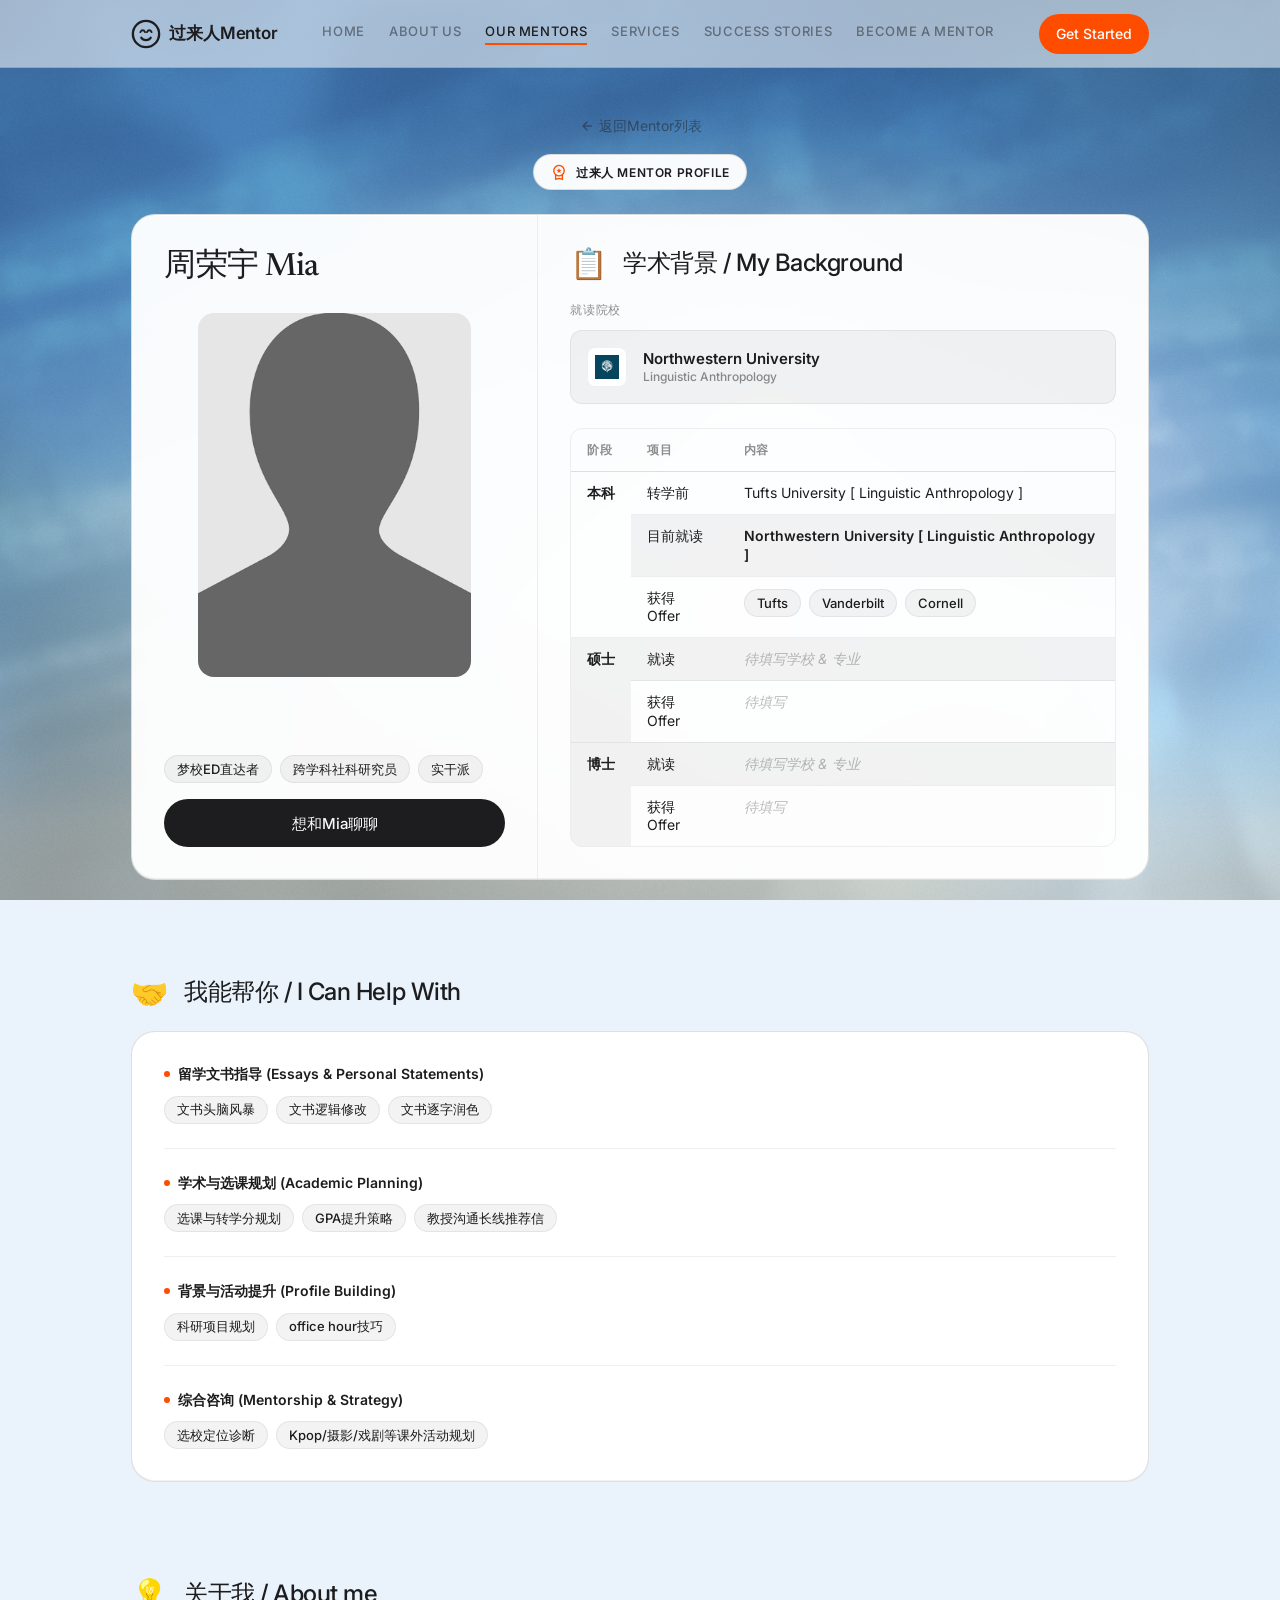
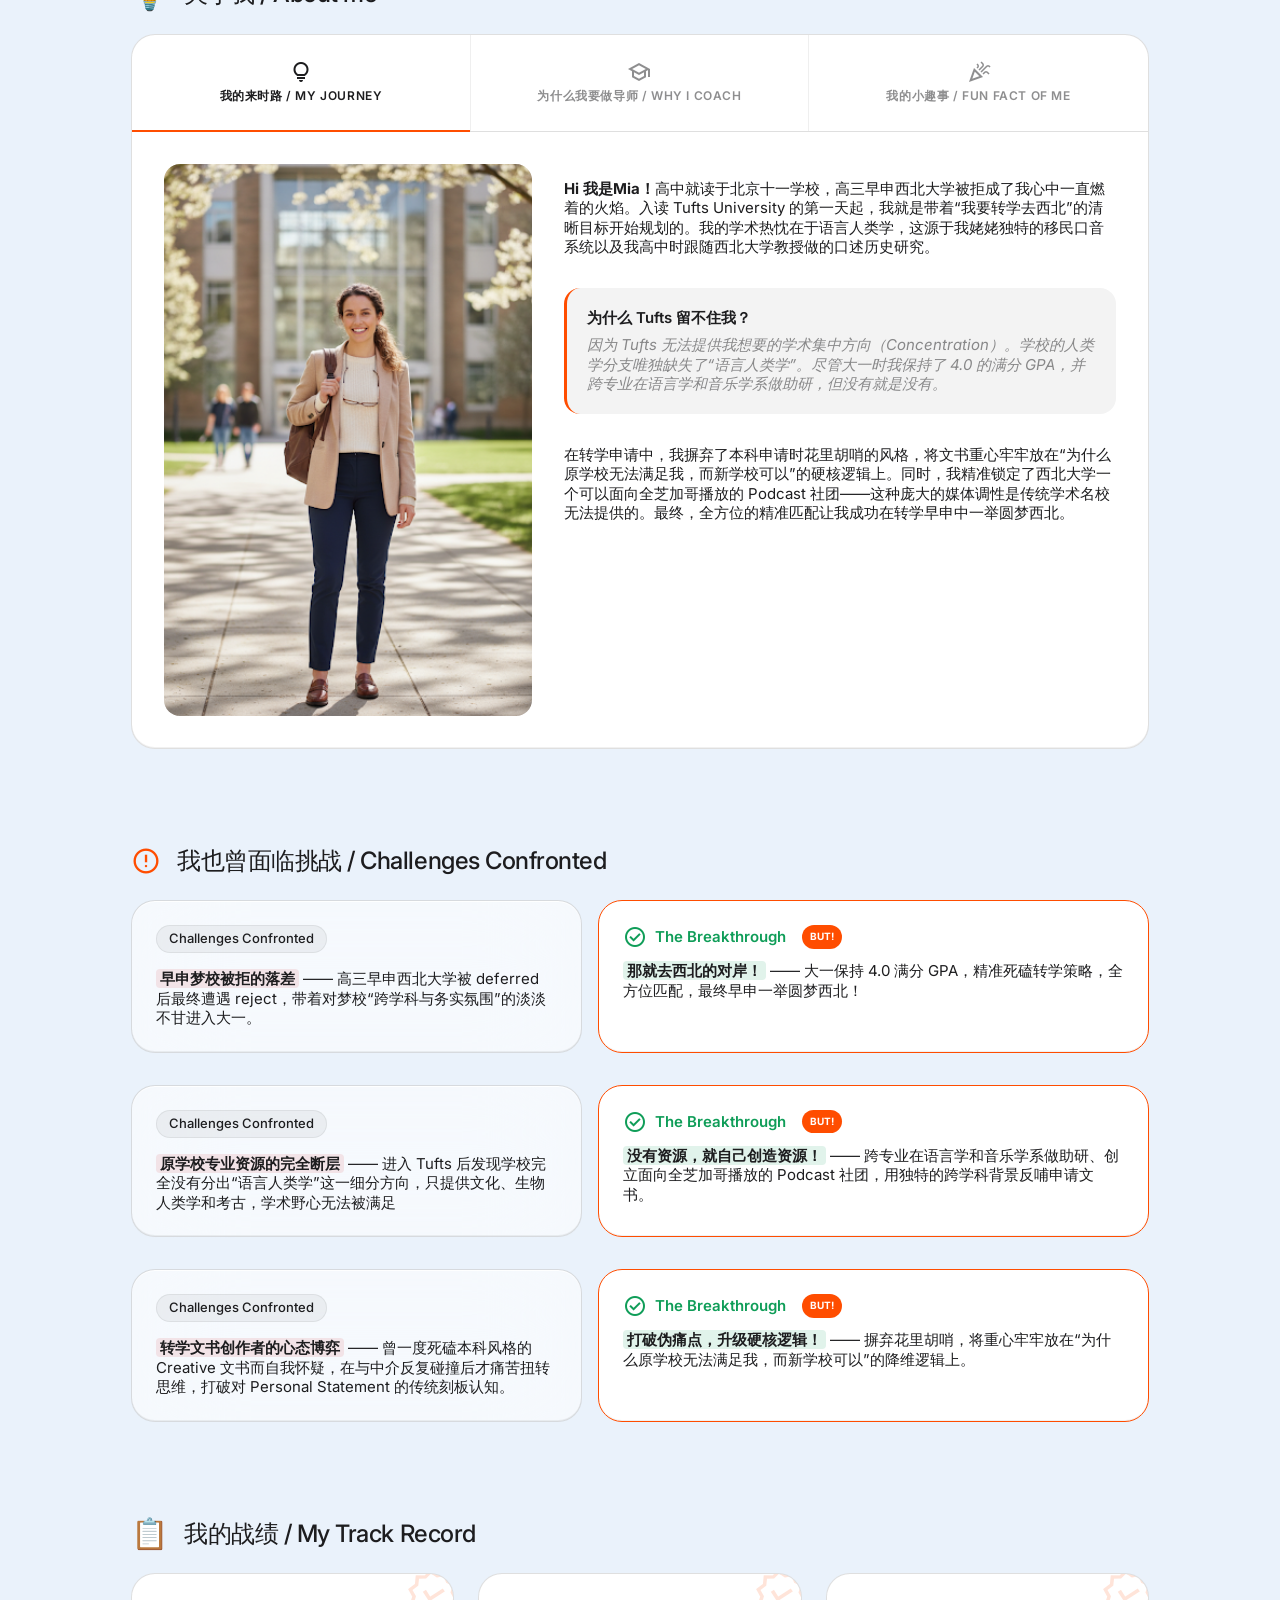
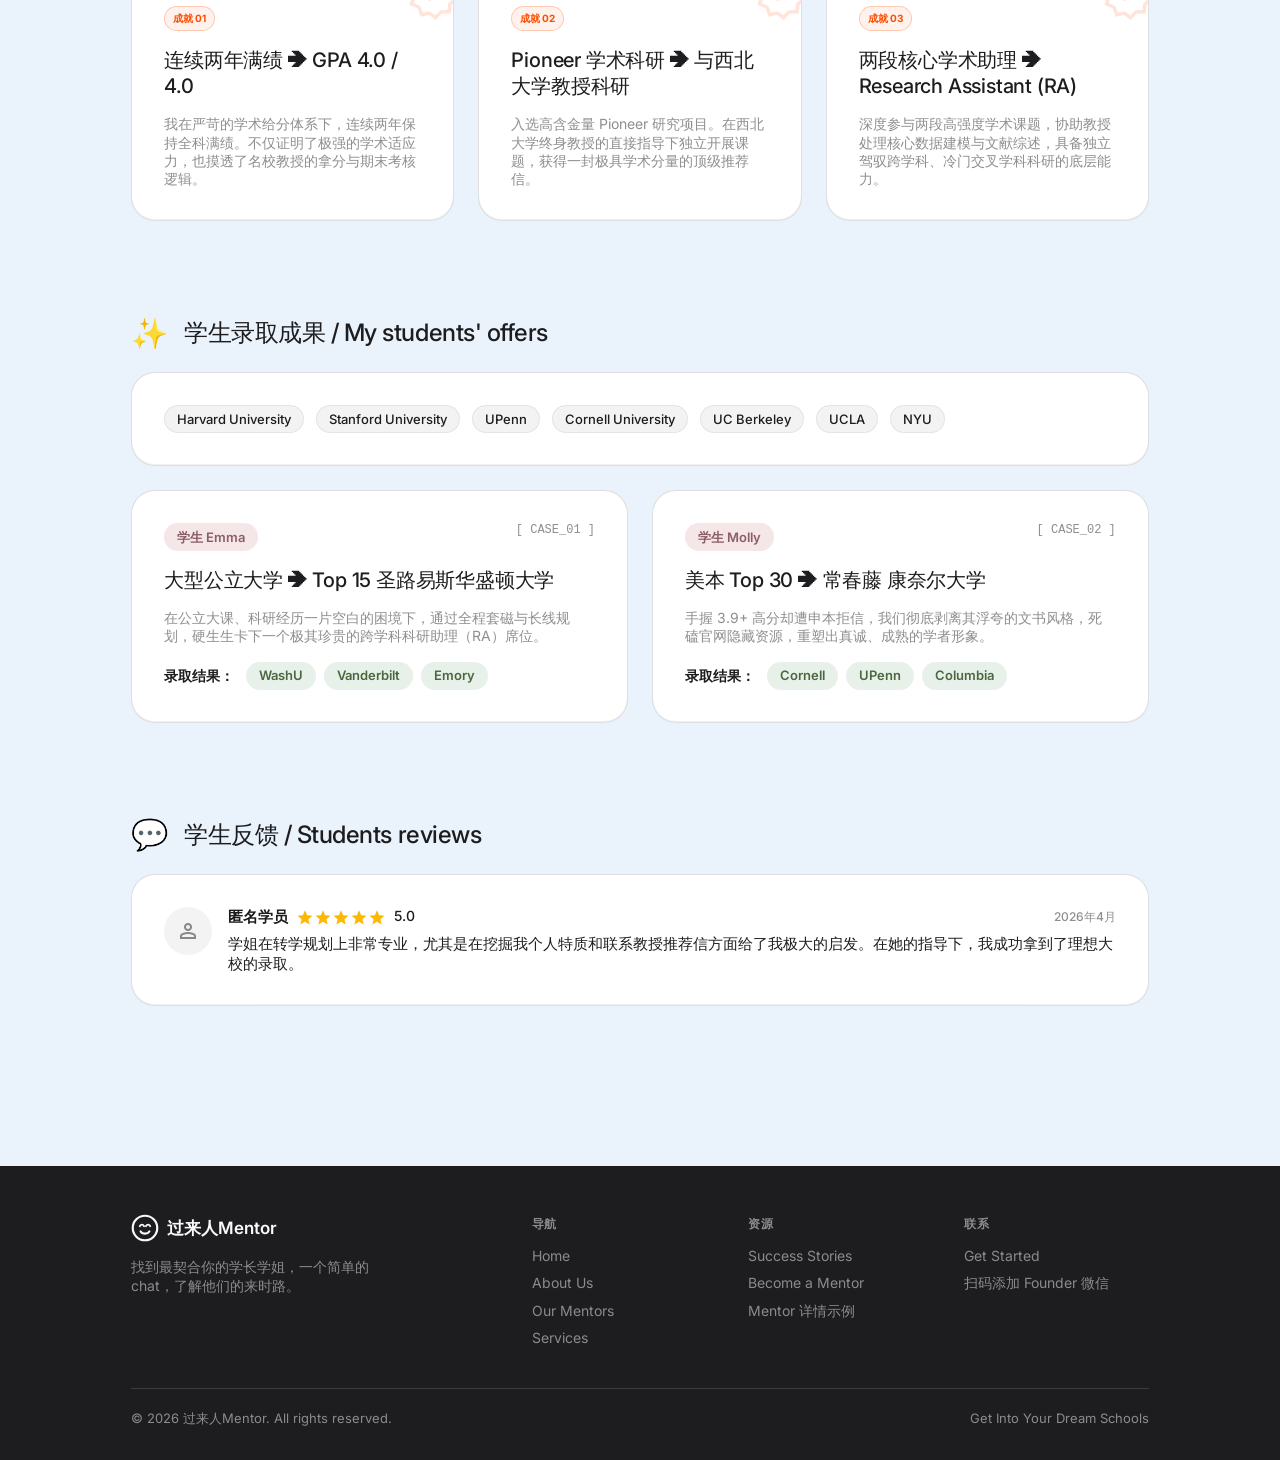
<file: mentors/mia.html>
<!DOCTYPE html>
<html lang="zh-CN">
<head>
<meta charset="utf-8">
<meta name="viewport" content="width=device-width, initial-scale=1.0">
<title>周荣宇 Mia | 过来人 Mentor Profile</title>
<link rel="icon" type="image/png" sizes="32x32" href="../icons/favicon-32.png">
<link rel="icon" type="image/png" sizes="16x16" href="../icons/favicon-16.png">
<link rel="apple-touch-icon" href="../icons/apple-touch-icon.png">
<link rel="manifest" href="../manifest.json">
<link rel="preconnect" href="https://fonts.googleapis.com">
<link rel="preconnect" href="https://fonts.gstatic.com" crossorigin>
<link href="https://fonts.googleapis.com/css2?family=Inter:wght@400;500;600;700&family=Newsreader:opsz,ital,wght@6..72,0,400;6..72,0,500;6..72,1,400&family=Material+Symbols+Outlined:wght,FILL@100..700,0..1&display=swap" rel="stylesheet">
<link rel="stylesheet" href="../css/hark.css">
<style>
  /* ---- 页面局部 ---- */
  .page-top-pad { padding-top: 68px; }

  .profile-header { padding: 48px 0 24px; text-align: center; }
  .back-link {
    display: inline-flex; align-items: center; gap: 4px;
    font-size: 14px; color: var(--text-secondary);
    transition: color var(--dur-2) ease;
  }
  .back-link:hover { color: var(--text-primary); }
  .profile-badge {
    display: inline-flex; align-items: center; gap: 8px;
    margin-top: 16px;
    height: 36px; padding: 0 var(--sp-8);
    border-radius: var(--r-pill);
    background: var(--regular-solid-bg);
    border: 1px solid var(--stroke-primary);
    font-size: 12px; font-weight: 600; letter-spacing: .05em;
    text-transform: uppercase; color: var(--text-primary);
  }

  .section-gap { display: flex; flex-direction: column; gap: 96px; padding-bottom: 96px; }
  .section-block { display: flex; flex-direction: column; gap: 24px; }
  .section-title { display: flex; align-items: center; gap: 16px; }
  .section-title .emoji { font-size: 30px; line-height: 1; }
  .section-title .material-symbols-outlined { font-size: 30px; color: var(--color-attention); }

  /* Profile 大卡 */
  .profile-grid { display: grid; grid-template-columns: 2fr 3fr; }
  .profile-left {
    padding: var(--sp-12);
    border-right: 1px solid var(--stroke-secondary);
    display: flex; flex-direction: column; gap: 24px;
  }
  .profile-photo {
    width: 80%; margin: 0 auto;
    aspect-ratio: 3 / 4;
    border-radius: var(--r-4); overflow: hidden;
    background: var(--fill-tertiary);
  }
  .profile-photo img {
    width: 100%; height: 100%; object-fit: cover;
    transition: transform .7s ease;
  }
  .profile-photo:hover img { transform: scale(1.05); }
  .profile-right { padding: var(--sp-12); display: flex; flex-direction: column; gap: 24px; }
  @media (max-width: 860px) {
    .profile-grid { grid-template-columns: 1fr; }
    .profile-left { border-right: none; border-bottom: 1px solid var(--stroke-secondary); }
  }

  .school-line {
    display: flex; align-items: center; gap: 16px;
    padding: 16px;
    background: var(--fill-tertiary);
    border: 1px solid var(--stroke-secondary);
    border-radius: var(--r-3);
  }
  .school-logo {
    width: 40px; height: 40px; flex-shrink: 0;
    background: #fff; border-radius: var(--r-2);
    border: 1px solid var(--stroke-secondary);
    display: flex; align-items: center; justify-content: center;
  }

  /* 学术背景表格 */
  .academic-table { width: 100%; border-collapse: collapse; }
  .academic-table th, .academic-table td {
    padding: 12px 16px; text-align: left; vertical-align: top;
    font-size: 14px; line-height: 18.2px;
  }
  .academic-table thead th {
    font-size: 12px; font-weight: 600; letter-spacing: .05em;
    text-transform: uppercase; color: var(--text-secondary);
    border-bottom: 1px solid var(--stroke-primary);
  }
  .academic-table tbody tr:nth-child(even) { background: var(--fill-tertiary); }
  .academic-table tbody tr { border-bottom: 1px solid var(--stroke-secondary); }
  .academic-table tbody tr:last-child { border-bottom: none; }
  .academic-table .stage { font-weight: 600; white-space: nowrap; }
  .academic-table .dim { color: var(--text-tertiary); font-style: italic; }
  .table-wrap { overflow-x: auto; border: 1px solid var(--stroke-secondary); border-radius: var(--r-3); }

  /* I Can Help With */
  .help-cat { display: flex; flex-direction: column; gap: 12px; }
  .help-cat + .help-cat { padding-top: 24px; border-top: 1px solid var(--stroke-secondary); }
  .help-cat h3 { margin: 0; font-size: 14px; font-weight: 600; display: flex; align-items: center; gap: 8px; }
  .help-dot { width: 6px; height: 6px; border-radius: 50%; background: var(--color-attention); flex-shrink: 0; }
  .tag-row { display: flex; flex-wrap: wrap; gap: 8px; }

  /* About me tabs */
  .about-tabs { display: grid; grid-template-columns: repeat(3, 1fr); border-bottom: 1px solid var(--stroke-primary); }
  .about-tab {
    position: relative;
    display: flex; flex-direction: column; align-items: center; justify-content: center; gap: 4px;
    min-height: 96px; padding: 12px 8px;
    background: transparent; border: none;
    border-right: 1px solid var(--stroke-secondary);
    color: var(--text-secondary);
    font-size: 12px; font-weight: 600; letter-spacing: .05em;
    text-transform: uppercase; text-align: center;
    transition: color var(--dur-2) ease, background var(--dur-2) ease;
  }
  .about-tab:last-child { border-right: none; }
  .about-tab:hover { background: var(--hover-wash); color: var(--text-primary); }
  .about-tab.active { color: var(--text-primary); }
  .about-tab.active::after {
    content: ''; position: absolute; left: 0; right: 0; bottom: -1px;
    height: 2px; background: var(--color-attention);
  }
  .about-panel { display: none; }
  .about-panel.active { display: block; }
  .about-panel-grid { display: grid; grid-template-columns: 2fr 3fr; gap: 32px; padding: 32px; }
  .about-photo { border-radius: var(--r-4); overflow: hidden; background: var(--fill-tertiary); height: 100%; }
  .about-photo img { width: 100%; height: 100%; object-fit: cover; }
  @media (max-width: 860px) {
    .about-tabs { grid-template-columns: 1fr; }
    .about-tab { border-right: none; border-bottom: 1px solid var(--stroke-secondary); min-height: 64px; }
    .about-tab:last-child { border-bottom: none; }
    .about-panel-grid { grid-template-columns: 1fr; padding: 20px; }
    .about-photo { aspect-ratio: 3 / 4; }
  }
  .panel-empty { padding: 64px 24px; text-align: center; color: var(--text-secondary); }

  .quote-panel {
    background: var(--fill-tertiary);
    border-left: 3px solid var(--color-attention);
    border-radius: var(--r-4);
    padding: 20px;
  }

  /* Challenges vs Breakthrough */
  .vs-row { display: flex; gap: 16px; align-items: stretch; }
  .vs-row .challenge { width: 45%; }
  .vs-row .breakthrough { width: 55%; border: 1px solid var(--color-attention); }
  @media (max-width: 860px) {
    .vs-row { flex-direction: column; }
    .vs-row .challenge, .vs-row .breakthrough { width: 100%; }
  }
  .vs-card-pad { padding: 24px; display: flex; flex-direction: column; height: 100%; }
  .but-badge {
    background: var(--color-attention); color: #fff;
    font-size: 10px; font-weight: 700;
    padding: 2px 8px; border-radius: var(--r-pill);
    margin-left: 8px;
  }
  .hl-red { background: rgba(214, 69, 69, .12); padding: 0 4px; border-radius: 4px; font-weight: 600; }
  .hl-green { background: rgba(15, 157, 88, .12); padding: 0 4px; border-radius: 4px; font-weight: 600; }

  /* 战绩卡 */
  .stats-grid { display: grid; grid-template-columns: repeat(3, 1fr); gap: 24px; }
  @media (max-width: 860px) { .stats-grid { grid-template-columns: 1fr; } }
  .stat-card { position: relative; overflow: hidden; }
  .stat-watermark {
    position: absolute; top: -8px; right: -8px;
    opacity: .15; transform: rotate(12deg); pointer-events: none;
    color: var(--color-attention); font-size: 56px;
  }
  .stat-num {
    display: inline-block; padding: 2px 8px; margin-bottom: 16px;
    border-radius: var(--r-pill);
    background: rgba(255, 77, 0, .08); color: var(--color-attention);
    border: 1px solid rgba(255, 77, 0, .25);
    font-size: 10px; font-weight: 700;
  }

  /* 案例卡 */
  .case-grid { display: grid; grid-template-columns: 1fr 1fr; gap: 24px; }
  @media (max-width: 860px) { .case-grid { grid-template-columns: 1fr; } }

  /* 评价星星 */
  .stars { display: flex; color: #FFB800; }
  .stars .material-symbols-outlined { font-size: 18px; font-variation-settings: 'FILL' 1, 'wght' 400, 'GRAD' 0, 'opsz' 24; }

  /* 渐入动画 */
  .reveal { opacity: 0; transform: translateY(24px); transition: opacity .7s ease, transform .7s ease; }
  .reveal.visible { opacity: 1; transform: translateY(0); }
  @media (prefers-reduced-motion: reduce) {
    .reveal { opacity: 1; transform: none; transition: none; }
  }
</style>
</head>
<body>

<iframe class="sky-frame" src="../assets/sky.html" aria-hidden="true" tabindex="-1"></iframe>

<!-- ===== 导航 ===== -->
<nav class="hark-nav">
  <div class="hark-nav-inner">
    <a href="../index.html" class="hark-brand">
      <svg fill="none" height="30" viewBox="0 0 32 32" width="30"><circle cx="16" cy="16" r="14" stroke="#1D1D1F" stroke-width="2.5"/><path d="M10 14C10 14 11 12 12.5 12C14 12 15 14 15 14" stroke="#1D1D1F" stroke-linecap="round" stroke-width="2"/><path d="M17 14C17 14 18 12 19.5 12C21 12 22 14 22 14" stroke="#1D1D1F" stroke-linecap="round" stroke-width="2"/><path d="M11 20C11 20 12.5 22.5 16 22.5C19.5 22.5 21 20 21 20" stroke="#1D1D1F" stroke-linecap="round" stroke-width="2.5"/></svg>
      <span>过来人Mentor</span>
    </a>
    <div class="hark-nav-links">
      <a class="hark-nav-link" href="../index.html">Home</a>
      <a class="hark-nav-link" href="../about.html">About Us</a>
      <a class="hark-nav-link active" href="../platform.html">Our Mentors</a>
      <a class="hark-nav-link" href="../services.html">Services</a>
      <a class="hark-nav-link" href="../stories.html">Success Stories</a>
      <a class="hark-nav-link" href="../recruit.html">Become a Mentor</a>
    </div>
    <div class="hark-nav-actions">
      <a href="../services.html" class="hark-btn hark-btn--accent hark-btn--sm">Get Started</a>
      <button class="hark-nav-toggle" aria-label="菜单" aria-expanded="false"><span class="material-symbols-outlined">menu</span></button>
    </div>
  </div>
</nav>
<div class="hark-mobile-menu">
  <a class="hark-nav-link" href="../index.html">Home</a>
  <a class="hark-nav-link" href="../about.html">About Us</a>
  <a class="hark-nav-link active" href="../platform.html">Our Mentors</a>
  <a class="hark-nav-link" href="../services.html">Services</a>
  <a class="hark-nav-link" href="../stories.html">Success Stories</a>
  <a class="hark-nav-link" href="../recruit.html">Become a Mentor</a>
  <a href="../services.html" class="hark-btn hark-btn--accent">Get Started</a>
</div>

<main class="page-top-pad">
  <!-- ===== Header Badge ===== -->
  <header class="profile-header hark-section">
    <div><a href="../platform.html" class="back-link"><span class="material-symbols-outlined" style="font-size:16px;">arrow_back</span>返回Mentor列表</a></div>
    <div class="profile-badge">
      <span class="material-symbols-outlined" style="font-size:18px;color:var(--color-attention);">workspace_premium</span>
      <span>过来人 MENTOR Profile</span>
    </div>
  </header>

  <div class="hark-section section-gap">
    <!-- ===== Profile 大卡 ===== -->
    <div class="hark-card hark-card--solid reveal" style="overflow:hidden;">
      <div class="profile-grid">
        <div class="profile-left">
          <h1 class="h1" style="font-family:var(--font-serif);">周荣宇 Mia</h1>
          <div class="profile-photo">
            <img alt="周荣宇 Mia Profile Picture" src="../images/mentors/b45af1f3b1e2.png">
          </div>
          <div style="margin-top:auto;display:flex;flex-direction:column;gap:16px;">
            <div class="tag-row">
              <span class="hark-tag">梦校ED直达者</span>
              <span class="hark-tag">跨学科社科研究员</span>
              <span class="hark-tag">实干派</span>
            </div>
            <a href="../services.html" class="hark-btn hark-btn--primary" style="width:100%;">想和Mia聊聊</a>
          </div>
        </div>
        <div class="profile-right">
          <div class="section-title">
            <span class="emoji">📋</span>
            <h2 class="h2">学术背景 / My Background</h2>
          </div>
          <div>
            <p class="caption" style="margin:0 0 12px;">就读院校</p>
            <div class="school-line">
              <div class="school-logo"><img alt="Northwestern University Logo" src="../images/logos/176bbbc93d6a.png" style="height:24px;width:24px;object-fit:contain;"></div>
              <div style="display:flex;flex-direction:column;">
                <span class="body1" style="font-weight:600;">Northwestern University</span>
                <span class="caption" style="text-transform:none;letter-spacing:0;">Linguistic Anthropology</span>
              </div>
            </div>
          </div>
          <div class="table-wrap">
            <table class="academic-table">
              <thead>
                <tr><th>阶段</th><th>项目</th><th>内容</th></tr>
              </thead>
              <tbody>
                <tr>
                  <td class="stage" rowspan="3">本科</td>
                  <td>转学前</td>
                  <td>Tufts University [ Linguistic Anthropology ]</td>
                </tr>
                <tr>
                  <td>目前就读</td>
                  <td style="font-weight:600;">Northwestern University [ Linguistic Anthropology ]</td>
                </tr>
                <tr>
                  <td>获得 Offer</td>
                  <td>
                    <div class="tag-row">
                      <span class="hark-tag">Tufts</span>
                      <span class="hark-tag">Vanderbilt</span>
                      <span class="hark-tag">Cornell</span>
                    </div>
                  </td>
                </tr>
                <tr>
                  <td class="stage" rowspan="2">硕士</td>
                  <td>就读</td>
                  <td class="dim">待填写学校 &amp; 专业</td>
                </tr>
                <tr>
                  <td>获得 Offer</td>
                  <td class="dim">待填写</td>
                </tr>
                <tr>
                  <td class="stage" rowspan="2">博士</td>
                  <td>就读</td>
                  <td class="dim">待填写学校 &amp; 专业</td>
                </tr>
                <tr>
                  <td>获得 Offer</td>
                  <td class="dim">待填写</td>
                </tr>
              </tbody>
            </table>
          </div>
        </div>
      </div>
    </div>

    <!-- ===== I Can Help With ===== -->
    <section class="section-block reveal">
      <div class="section-title">
        <span class="emoji">🤝</span>
        <h2 class="h2">我能帮你 / I Can Help With</h2>
      </div>
      <div class="hark-card hark-card--solid hark-card-pad" style="display:flex;flex-direction:column;gap:24px;">
        <div class="help-cat">
          <h3><span class="help-dot"></span>留学文书指导 (Essays &amp; Personal Statements)</h3>
          <div class="tag-row">
            <span class="hark-tag">文书头脑风暴</span>
            <span class="hark-tag">文书逻辑修改</span>
            <span class="hark-tag">文书逐字润色</span>
          </div>
        </div>
        <div class="help-cat">
          <h3><span class="help-dot"></span>学术与选课规划 (Academic Planning)</h3>
          <div class="tag-row">
            <span class="hark-tag">选课与转学分规划</span>
            <span class="hark-tag">GPA提升策略</span>
            <span class="hark-tag">教授沟通长线推荐信</span>
          </div>
        </div>
        <div class="help-cat">
          <h3><span class="help-dot"></span>背景与活动提升 (Profile Building)</h3>
          <div class="tag-row">
            <span class="hark-tag">科研项目规划</span>
            <span class="hark-tag">office hour技巧</span>
          </div>
        </div>
        <div class="help-cat">
          <h3><span class="help-dot"></span>综合咨询 (Mentorship &amp; Strategy)</h3>
          <div class="tag-row">
            <span class="hark-tag">选校定位诊断</span>
            <span class="hark-tag">Kpop/摄影/戏剧等课外活动规划</span>
          </div>
        </div>
      </div>
    </section>

    <!-- ===== About me ===== -->
    <section class="section-block reveal">
      <div class="section-title">
        <span class="emoji">💡</span>
        <h2 class="h2">关于我 / About me</h2>
      </div>
      <div class="hark-card hark-card--solid" style="overflow:hidden;">
        <div class="about-tabs">
          <button class="about-tab active" data-tab="journey">
            <span class="material-symbols-outlined">lightbulb</span>
            <span>我的来时路 / My Journey</span>
          </button>
          <button class="about-tab" data-tab="coach">
            <span class="material-symbols-outlined">school</span>
            <span>为什么我要做导师 / Why I Coach</span>
          </button>
          <button class="about-tab" data-tab="fun">
            <span class="material-symbols-outlined">celebration</span>
            <span>我的小趣事 / Fun Fact of Me</span>
          </button>
        </div>
        <div class="about-panel active" data-panel="journey">
          <div class="about-panel-grid">
            <div class="about-photo">
              <img alt="Mia Portrait" src="../images/mentors/3a6efb364542.png">
            </div>
            <div style="display:flex;flex-direction:column;gap:16px;">
              <p class="body1"><strong>Hi 我是Mia！</strong>高中就读于北京十一学校，高三早申西北大学被拒成了我心中一直燃着的火焰。入读 Tufts University 的第一天起，我就是带着“我要转学去西北”的清晰目标开始规划的。我的学术热忱在于语言人类学，这源于我姥姥独特的移民口音系统以及我高中时跟随西北大学教授做的口述历史研究。</p>
              <div class="quote-panel">
                <p class="body1" style="margin:0 0 8px;font-weight:600;">为什么 Tufts 留不住我？</p>
                <p class="body1 text-secondary" style="margin:0;font-style:italic;">因为 Tufts 无法提供我想要的学术集中方向（Concentration）。学校的人类学分支唯独缺失了“语言人类学”。尽管大一时我保持了 4.0 的满分 GPA，并跨专业在语言学和音乐学系做助研，但没有就是没有。</p>
              </div>
              <p class="body1">在转学申请中，我摒弃了本科申请时花里胡哨的风格，将文书重心牢牢放在“为什么原学校无法满足我，而新学校可以”的硬核逻辑上。同时，我精准锁定了西北大学一个可以面向全芝加哥播放的 Podcast 社团——这种庞大的媒体调性是传统学术名校无法提供的。最终，全方位的精准匹配让我成功在转学早申中一举圆梦西北。</p>
            </div>
          </div>
        </div>
        <div class="about-panel" data-panel="coach">
          <p class="body1 panel-empty">内容整理中，敬请期待～</p>
        </div>
        <div class="about-panel" data-panel="fun">
          <p class="body1 panel-empty">内容整理中，敬请期待～</p>
        </div>
      </div>
    </section>

    <!-- ===== Challenges ===== -->
    <section class="section-block reveal">
      <div class="section-title">
        <span class="material-symbols-outlined">error</span>
        <h2 class="h2">我也曾面临挑战 / Challenges Confronted</h2>
      </div>
      <div style="display:flex;flex-direction:column;gap:32px;">
        <!-- Pair 1 -->
        <div class="vs-row">
          <div class="challenge hark-card hark-card--thin">
            <div class="vs-card-pad">
              <div style="margin-bottom:16px;"><span class="hark-tag">Challenges Confronted</span></div>
              <p class="body1" style="margin:0;"><span class="hl-red">早申梦校被拒的落差</span> —— 高三早申西北大学被 deferred 后最终遭遇 reject，带着对梦校“跨学科与务实氛围”的淡淡不甘进入大一。</p>
            </div>
          </div>
          <div class="breakthrough hark-card hark-card--solid">
            <div class="vs-card-pad">
              <div style="display:flex;align-items:center;gap:8px;margin-bottom:12px;color:var(--color-success);">
                <span class="material-symbols-outlined">check_circle</span>
                <span style="font-weight:600;">The Breakthrough</span>
                <span class="but-badge">BUT!</span>
              </div>
              <p class="body1" style="margin:0;"><span class="hl-green">那就去西北的对岸！</span> —— 大一保持 4.0 满分 GPA，精准死磕转学策略，全方位匹配，最终早申一举圆梦西北！</p>
            </div>
          </div>
        </div>
        <!-- Pair 2 -->
        <div class="vs-row">
          <div class="challenge hark-card hark-card--thin">
            <div class="vs-card-pad">
              <div style="margin-bottom:16px;"><span class="hark-tag">Challenges Confronted</span></div>
              <p class="body1" style="margin:0;"><span class="hl-red">原学校专业资源的完全断层</span> —— 进入 Tufts 后发现学校完全没有分出“语言人类学”这一细分方向，只提供文化、生物人类学和考古，学术野心无法被满足</p>
            </div>
          </div>
          <div class="breakthrough hark-card hark-card--solid">
            <div class="vs-card-pad">
              <div style="display:flex;align-items:center;gap:8px;margin-bottom:12px;color:var(--color-success);">
                <span class="material-symbols-outlined">check_circle</span>
                <span style="font-weight:600;">The Breakthrough</span>
                <span class="but-badge">BUT!</span>
              </div>
              <p class="body1" style="margin:0;"><span class="hl-green">没有资源，就自己创造资源！</span> —— 跨专业在语言学和音乐学系做助研、创立面向全芝加哥播放的 Podcast 社团，用独特的跨学科背景反哺申请文书。</p>
            </div>
          </div>
        </div>
        <!-- Pair 3 -->
        <div class="vs-row">
          <div class="challenge hark-card hark-card--thin">
            <div class="vs-card-pad">
              <div style="margin-bottom:16px;"><span class="hark-tag">Challenges Confronted</span></div>
              <p class="body1" style="margin:0;"><span class="hl-red">转学文书创作者的心态博弈</span> —— 曾一度死磕本科风格的 Creative 文书而自我怀疑，在与中介反复碰撞后才痛苦扭转思维，打破对 Personal Statement 的传统刻板认知。</p>
            </div>
          </div>
          <div class="breakthrough hark-card hark-card--solid">
            <div class="vs-card-pad">
              <div style="display:flex;align-items:center;gap:8px;margin-bottom:12px;color:var(--color-success);">
                <span class="material-symbols-outlined">check_circle</span>
                <span style="font-weight:600;">The Breakthrough</span>
                <span class="but-badge">BUT!</span>
              </div>
              <p class="body1" style="margin:0;"><span class="hl-green">打破伪痛点，升级硬核逻辑！</span> —— 摒弃花里胡哨，将重心牢牢放在“为什么原学校无法满足我，而新学校可以”的降维逻辑上。</p>
            </div>
          </div>
        </div>
      </div>
    </section>

    <!-- ===== 战绩 ===== -->
    <section class="section-block reveal">
      <div class="section-title">
        <span class="emoji">📋</span>
        <h2 class="h2">我的战绩 / My Track Record</h2>
      </div>
      <div class="stats-grid">
        <div class="stat-card hark-card hark-card--solid hark-card-pad hark-card-lift">
          <span class="material-symbols-outlined stat-watermark">verified</span>
          <span class="stat-num">成就 01</span>
          <h4 class="h3" style="margin:0 0 16px;">连续两年满绩 ➔ GPA 4.0 / 4.0</h4>
          <p class="body2 text-secondary" style="margin:0;">我在严苛的学术给分体系下，连续两年保持全科满绩。不仅证明了极强的学术适应力，也摸透了名校教授的拿分与期末考核逻辑。</p>
        </div>
        <div class="stat-card hark-card hark-card--solid hark-card-pad hark-card-lift">
          <span class="material-symbols-outlined stat-watermark">verified</span>
          <span class="stat-num">成就 02</span>
          <h4 class="h3" style="margin:0 0 16px;">Pioneer 学术科研 ➔ 与西北大学教授科研</h4>
          <p class="body2 text-secondary" style="margin:0;">入选高含金量 Pioneer 研究项目。在西北大学终身教授的直接指导下独立开展课题，获得一封极具学术分量的顶级推荐信。</p>
        </div>
        <div class="stat-card hark-card hark-card--solid hark-card-pad hark-card-lift">
          <span class="material-symbols-outlined stat-watermark">verified</span>
          <span class="stat-num">成就 03</span>
          <h4 class="h3" style="margin:0 0 16px;">两段核心学术助理 ➔ Research Assistant (RA)</h4>
          <p class="body2 text-secondary" style="margin:0;">深度参与两段高强度学术课题，协助教授处理核心数据建模与文献综述，具备独立驾驭跨学科、冷门交叉学科科研的底层能力。</p>
        </div>
      </div>
    </section>

    <!-- ===== 学生录取成果 ===== -->
    <section class="section-block reveal">
      <div class="section-title">
        <span class="emoji">✨</span>
        <h2 class="h2">学生录取成果 / My students' offers</h2>
      </div>
      <div class="hark-card hark-card--solid hark-card-pad">
        <div class="tag-row" style="gap:12px;">
          <span class="hark-tag">Harvard University</span>
          <span class="hark-tag">Stanford University</span>
          <span class="hark-tag">UPenn</span>
          <span class="hark-tag">Cornell University</span>
          <span class="hark-tag">UC Berkeley</span>
          <span class="hark-tag">UCLA</span>
          <span class="hark-tag">NYU</span>
        </div>
      </div>
      <div class="case-grid">
        <!-- Card 1: Student Emma -->
        <div class="hark-card hark-card--solid hark-card-pad hark-card-lift" style="display:flex;flex-direction:column;gap:16px;">
          <div style="display:flex;justify-content:space-between;align-items:flex-start;">
            <span class="hark-tag" style="background:#F5E6E8;color:#8B5E66;border-color:transparent;font-weight:600;">学生 Emma</span>
            <span class="caption" style="font-family:var(--font-mono);text-transform:none;letter-spacing:0;">[ CASE_01 ]</span>
          </div>
          <h4 class="h3" style="margin:0;">大型公立大学 ➔ Top 15 圣路易斯华盛顿大学</h4>
          <p class="body2 text-secondary" style="margin:0;">在公立大课、科研经历一片空白的困境下，通过全程套磁与长线规划，硬生生卡下一个极其珍贵的跨学科科研助理（RA）席位。</p>
          <div style="display:flex;align-items:center;flex-wrap:wrap;gap:12px;">
            <span class="body2" style="font-weight:600;">录取结果：</span>
            <div class="tag-row">
              <span class="hark-tag" style="background:#E8F1E9;color:#4A6741;border-color:transparent;font-weight:600;">WashU</span>
              <span class="hark-tag" style="background:#E8F1E9;color:#4A6741;border-color:transparent;font-weight:600;">Vanderbilt</span>
              <span class="hark-tag" style="background:#E8F1E9;color:#4A6741;border-color:transparent;font-weight:600;">Emory</span>
            </div>
          </div>
        </div>
        <!-- Card 2: Student Molly -->
        <div class="hark-card hark-card--solid hark-card-pad hark-card-lift" style="display:flex;flex-direction:column;gap:16px;">
          <div style="display:flex;justify-content:space-between;align-items:flex-start;">
            <span class="hark-tag" style="background:#F5E6E8;color:#8B5E66;border-color:transparent;font-weight:600;">学生 Molly</span>
            <span class="caption" style="font-family:var(--font-mono);text-transform:none;letter-spacing:0;">[ CASE_02 ]</span>
          </div>
          <h4 class="h3" style="margin:0;">美本 Top 30 ➔ 常春藤 康奈尔大学</h4>
          <p class="body2 text-secondary" style="margin:0;">手握 3.9+ 高分却遭申本拒信，我们彻底剥离其浮夸的文书风格，死磕官网隐藏资源，重塑出真诚、成熟的学者形象。</p>
          <div style="display:flex;align-items:center;flex-wrap:wrap;gap:12px;">
            <span class="body2" style="font-weight:600;">录取结果：</span>
            <div class="tag-row">
              <span class="hark-tag" style="background:#E8F1E9;color:#4A6741;border-color:transparent;font-weight:600;">Cornell</span>
              <span class="hark-tag" style="background:#E8F1E9;color:#4A6741;border-color:transparent;font-weight:600;">UPenn</span>
              <span class="hark-tag" style="background:#E8F1E9;color:#4A6741;border-color:transparent;font-weight:600;">Columbia</span>
            </div>
          </div>
        </div>
      </div>
    </section>

    <!-- ===== 学生反馈 ===== -->
    <section class="section-block reveal">
      <div style="display:flex;align-items:center;justify-content:space-between;gap:16px;flex-wrap:wrap;">
        <div class="section-title">
          <span class="emoji">💬</span>
          <h2 class="h2">学生反馈 / Students reviews</h2>
        </div>
      </div>
      <div class="hark-card hark-card--solid hark-card-pad">
        <div style="display:flex;gap:16px;align-items:flex-start;">
          <div style="width:48px;height:48px;border-radius:50%;background:var(--fill-tertiary);display:flex;align-items:center;justify-content:center;flex-shrink:0;">
            <span class="material-symbols-outlined" style="color:var(--text-secondary);">person</span>
          </div>
          <div style="flex:1;">
            <div style="display:flex;flex-wrap:wrap;align-items:center;gap:8px;margin-bottom:8px;">
              <span class="body1" style="font-weight:600;">匿名学员</span>
              <span class="stars">
                <span class="material-symbols-outlined">star</span>
                <span class="material-symbols-outlined">star</span>
                <span class="material-symbols-outlined">star</span>
                <span class="material-symbols-outlined">star</span>
                <span class="material-symbols-outlined">star</span>
              </span>
              <span class="body2" style="font-weight:500;">5.0</span>
              <span class="caption" style="margin-left:auto;text-transform:none;letter-spacing:0;">2026年4月</span>
            </div>
            <p class="body1" style="margin:0;">学姐在转学规划上非常专业，尤其是在挖掘我个人特质和联系教授推荐信方面给了我极大的启发。在她的指导下，我成功拿到了理想大校的录取。</p>
          </div>
        </div>
      </div>
    </section>
  </div>
</main>

<!-- ===== 页脚 ===== -->
<footer class="hark-footer">
  <div class="hark-footer-inner">
    <div class="hark-footer-grid">
      <div>
        <div style="display:flex;align-items:center;gap:8px;margin-bottom:16px;">
          <svg fill="none" height="28" viewBox="0 0 32 32" width="28"><circle cx="16" cy="16" r="14" stroke="#F9F9FA" stroke-width="2.5"/><path d="M10 14C10 14 11 12 12.5 12C14 12 15 14 15 14" stroke="#F9F9FA" stroke-linecap="round" stroke-width="2"/><path d="M17 14C17 14 18 12 19.5 12C21 12 22 14 22 14" stroke="#F9F9FA" stroke-linecap="round" stroke-width="2"/><path d="M11 20C11 20 12.5 22.5 16 22.5C19.5 22.5 21 20 21 20" stroke="#F9F9FA" stroke-linecap="round" stroke-width="2.5"/></svg>
          <span style="font-size:17px;font-weight:600;">过来人Mentor</span>
        </div>
        <p class="body2" style="color:var(--text-secondary-on);max-width:280px;">找到最契合你的学长学姐，一个简单的 chat，了解他们的来时路。</p>
      </div>
      <div>
        <h4>导航</h4>
        <ul>
          <li><a href="../index.html">Home</a></li>
          <li><a href="../about.html">About Us</a></li>
          <li><a href="../platform.html">Our Mentors</a></li>
          <li><a href="../services.html">Services</a></li>
        </ul>
      </div>
      <div>
        <h4>资源</h4>
        <ul>
          <li><a href="../stories.html">Success Stories</a></li>
          <li><a href="../recruit.html">Become a Mentor</a></li>
          <li><a href="mia.html">Mentor 详情示例</a></li>
        </ul>
      </div>
      <div>
        <h4>联系</h4>
        <ul>
          <li><a href="../services.html">Get Started</a></li>
          <li><span style="color:var(--text-secondary-on);">扫码添加 Founder 微信</span></li>
        </ul>
      </div>
    </div>
    <div class="hark-footer-bottom">
      <span>© 2026 过来人Mentor. All rights reserved.</span>
      <span>Get Into Your Dream Schools</span>
    </div>
  </div>
</footer>

<script src="../js/nav.js"></script>
<script>
  document.addEventListener('DOMContentLoaded', function () {
    // About me tab 切换
    var tabs = document.querySelectorAll('.about-tab');
    var panels = document.querySelectorAll('.about-panel');
    tabs.forEach(function (tab) {
      tab.addEventListener('click', function () {
        tabs.forEach(function (t) { t.classList.toggle('active', t === tab); });
        panels.forEach(function (p) {
          p.classList.toggle('active', p.getAttribute('data-panel') === tab.getAttribute('data-tab'));
        });
      });
    });

    // 渐入动画
    var observer = new IntersectionObserver(function (entries) {
      entries.forEach(function (entry) {
        if (entry.isIntersecting) {
          entry.target.classList.add('visible');
          observer.unobserve(entry.target);
        }
      });
    }, { threshold: 0.1 });
    document.querySelectorAll('.reveal').forEach(function (el) { observer.observe(el); });
  });
</script>
</body>
</html>
</file>
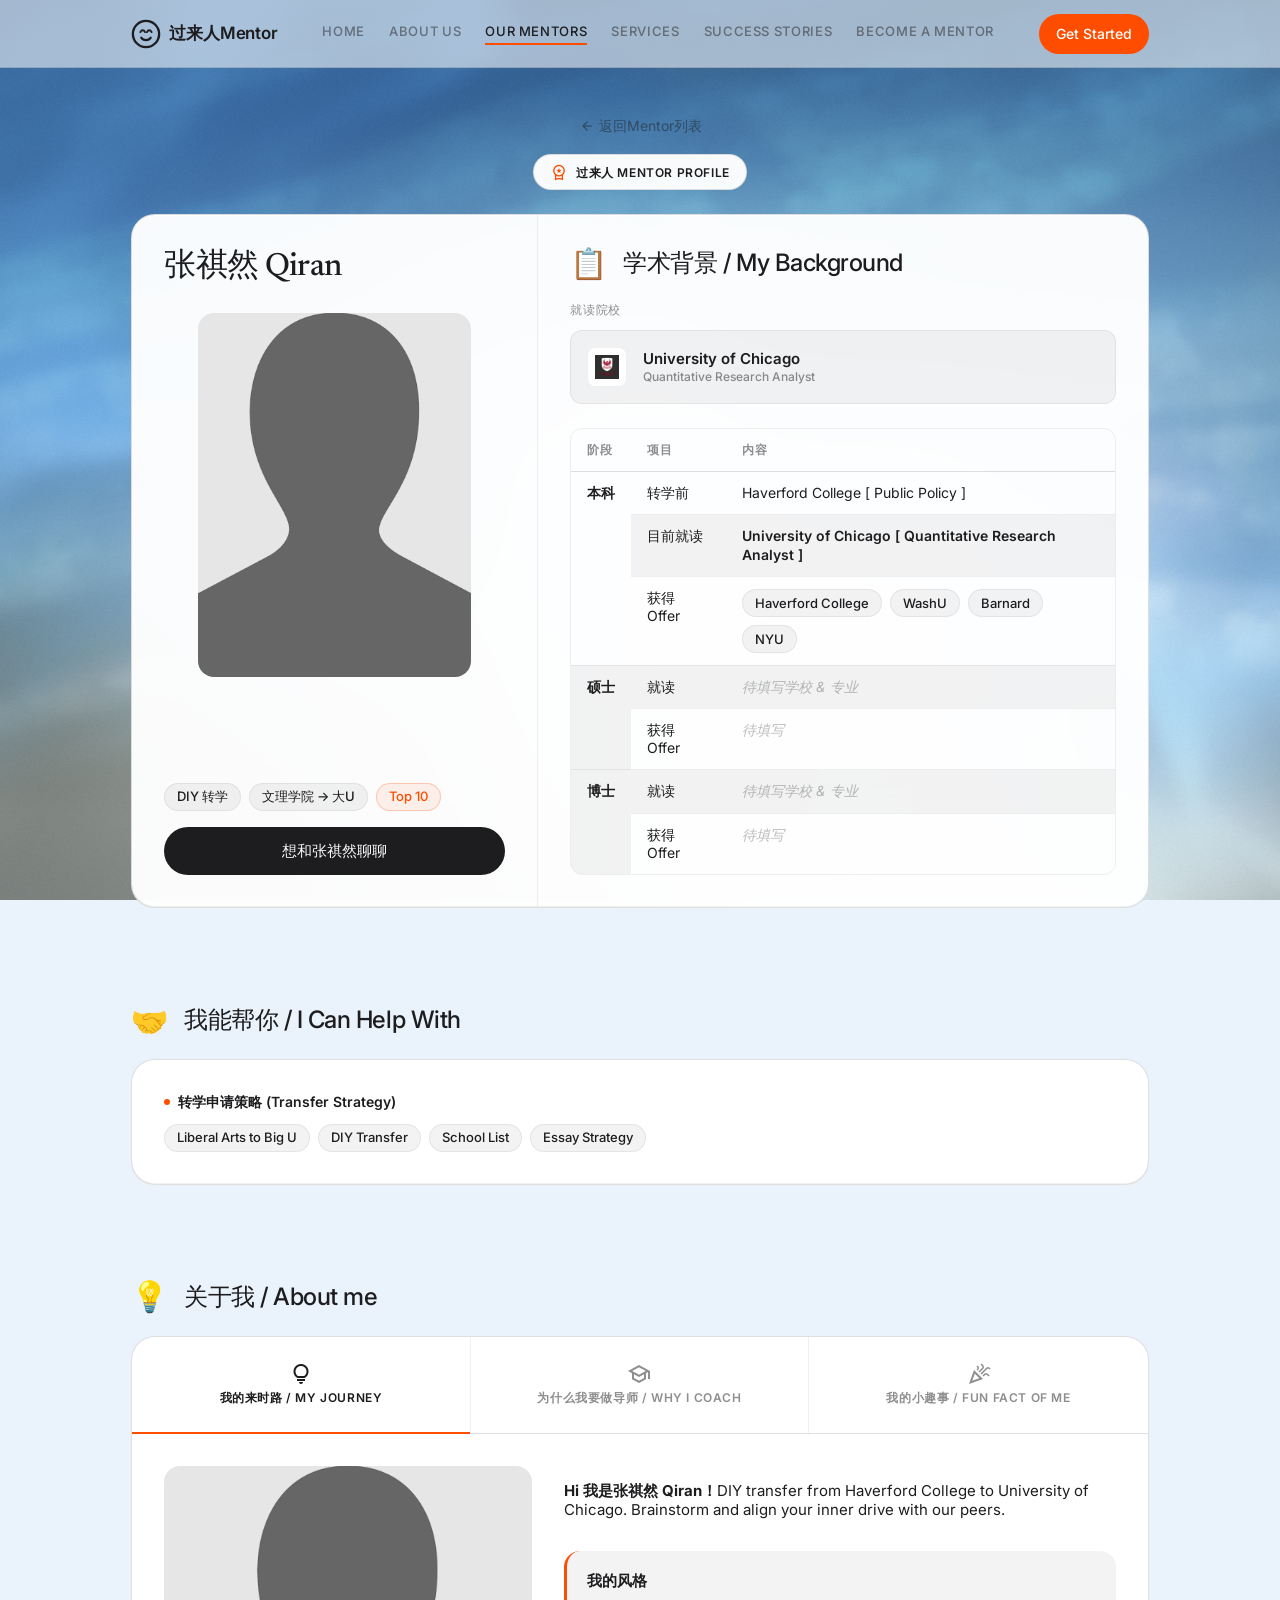
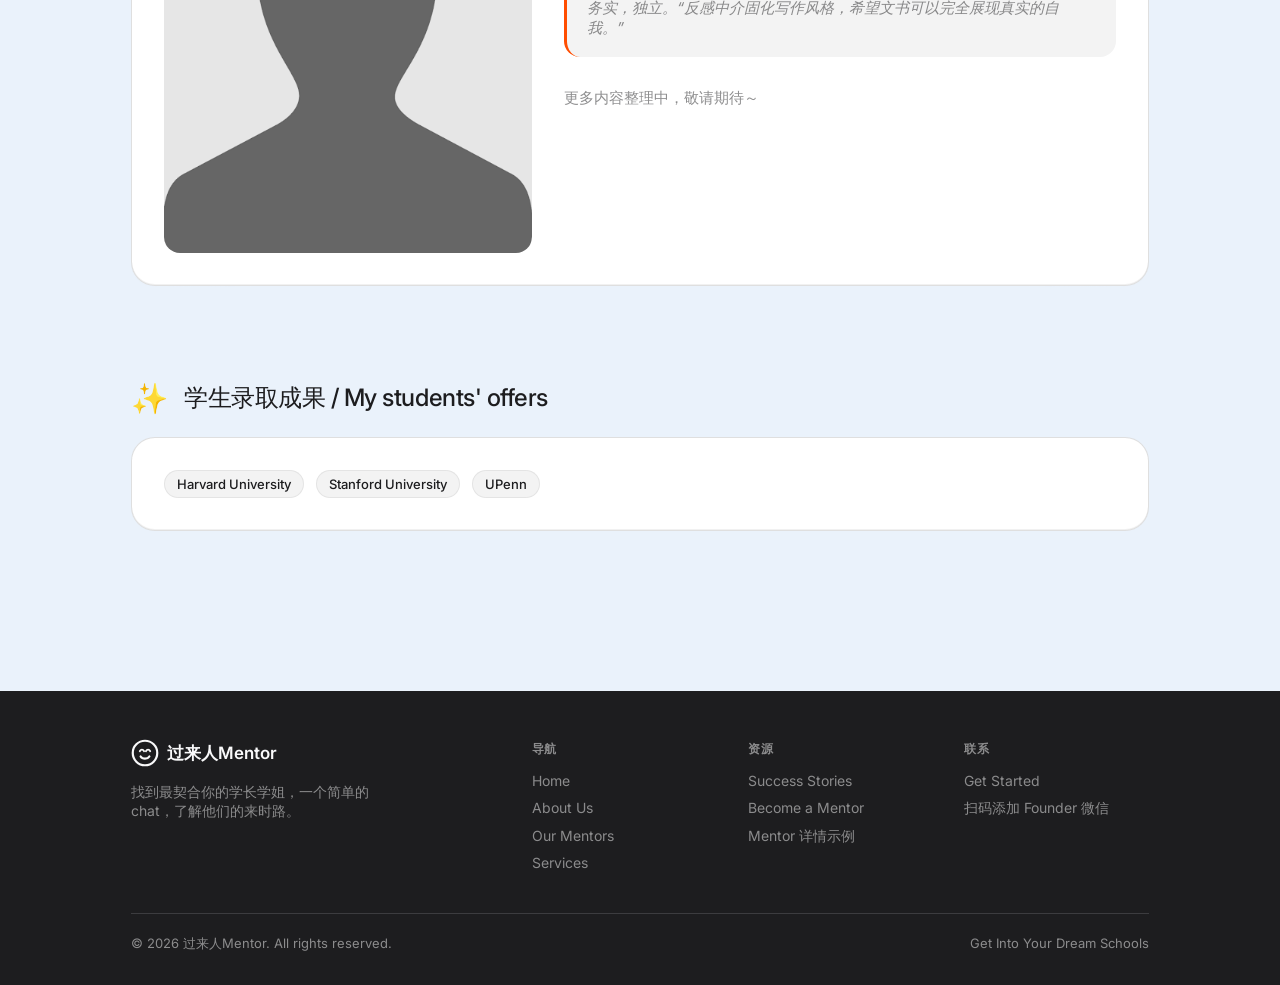
<file: mentors/qiran.html>
<!DOCTYPE html>
<html lang="zh-CN">
<head>
<meta charset="utf-8">
<meta name="viewport" content="width=device-width, initial-scale=1.0">
<title>张祺然 Qiran | 过来人 Mentor Profile</title>
<link rel="icon" type="image/png" sizes="32x32" href="../icons/favicon-32.png">
<link rel="icon" type="image/png" sizes="16x16" href="../icons/favicon-16.png">
<link rel="apple-touch-icon" href="../icons/apple-touch-icon.png">
<link rel="manifest" href="../manifest.json">
<link rel="preconnect" href="https://fonts.googleapis.com">
<link rel="preconnect" href="https://fonts.gstatic.com" crossorigin>
<link href="https://fonts.googleapis.com/css2?family=Inter:wght@400;500;600;700&family=Newsreader:opsz,ital,wght@6..72,0,400;6..72,0,500;6..72,1,400&family=Material+Symbols+Outlined:wght,FILL@100..700,0..1&display=swap" rel="stylesheet">
<link rel="stylesheet" href="../css/hark.css">
<style>
  /* ---- 页面局部 ---- */
  .page-top-pad { padding-top: 68px; }

  .profile-header { padding: 48px 0 24px; text-align: center; }
  .back-link {
    display: inline-flex; align-items: center; gap: 4px;
    font-size: 14px; color: var(--text-secondary);
    transition: color var(--dur-2) ease;
  }
  .back-link:hover { color: var(--text-primary); }
  .profile-badge {
    display: inline-flex; align-items: center; gap: 8px;
    margin-top: 16px;
    height: 36px; padding: 0 var(--sp-8);
    border-radius: var(--r-pill);
    background: var(--regular-solid-bg);
    border: 1px solid var(--stroke-primary);
    font-size: 12px; font-weight: 600; letter-spacing: .05em;
    text-transform: uppercase; color: var(--text-primary);
  }

  .section-gap { display: flex; flex-direction: column; gap: 96px; padding-bottom: 96px; }
  .section-block { display: flex; flex-direction: column; gap: 24px; }
  .section-title { display: flex; align-items: center; gap: 16px; }
  .section-title .emoji { font-size: 30px; line-height: 1; }

  /* Profile 大卡 */
  .profile-grid { display: grid; grid-template-columns: 2fr 3fr; }
  .profile-left {
    padding: var(--sp-12);
    border-right: 1px solid var(--stroke-secondary);
    display: flex; flex-direction: column; gap: 24px;
  }
  .profile-photo {
    width: 80%; margin: 0 auto;
    aspect-ratio: 3 / 4;
    border-radius: var(--r-4); overflow: hidden;
    background: var(--fill-tertiary);
  }
  .profile-photo img {
    width: 100%; height: 100%; object-fit: cover;
    transition: transform .7s ease;
  }
  .profile-photo:hover img { transform: scale(1.05); }
  .profile-right { padding: var(--sp-12); display: flex; flex-direction: column; gap: 24px; }
  @media (max-width: 860px) {
    .profile-grid { grid-template-columns: 1fr; }
    .profile-left { border-right: none; border-bottom: 1px solid var(--stroke-secondary); }
  }

  .school-line {
    display: flex; align-items: center; gap: 16px;
    padding: 16px;
    background: var(--fill-tertiary);
    border: 1px solid var(--stroke-secondary);
    border-radius: var(--r-3);
  }
  .school-logo {
    width: 40px; height: 40px; flex-shrink: 0;
    background: #fff; border-radius: var(--r-2);
    border: 1px solid var(--stroke-secondary);
    display: flex; align-items: center; justify-content: center;
  }

  /* 学术背景表格 */
  .academic-table { width: 100%; border-collapse: collapse; }
  .academic-table th, .academic-table td {
    padding: 12px 16px; text-align: left; vertical-align: top;
    font-size: 14px; line-height: 18.2px;
  }
  .academic-table thead th {
    font-size: 12px; font-weight: 600; letter-spacing: .05em;
    text-transform: uppercase; color: var(--text-secondary);
    border-bottom: 1px solid var(--stroke-primary);
  }
  .academic-table tbody tr:nth-child(even) { background: var(--fill-tertiary); }
  .academic-table tbody tr { border-bottom: 1px solid var(--stroke-secondary); }
  .academic-table tbody tr:last-child { border-bottom: none; }
  .academic-table .stage { font-weight: 600; white-space: nowrap; }
  .academic-table .dim { color: var(--text-tertiary); font-style: italic; }
  .table-wrap { overflow-x: auto; border: 1px solid var(--stroke-secondary); border-radius: var(--r-3); }

  /* I Can Help With */
  .help-cat { display: flex; flex-direction: column; gap: 12px; }
  .help-cat + .help-cat { padding-top: 24px; border-top: 1px solid var(--stroke-secondary); }
  .help-cat h3 { margin: 0; font-size: 14px; font-weight: 600; display: flex; align-items: center; gap: 8px; }
  .help-dot { width: 6px; height: 6px; border-radius: 50%; background: var(--color-attention); flex-shrink: 0; }
  .tag-row { display: flex; flex-wrap: wrap; gap: 8px; }

  /* About me tabs */
  .about-tabs { display: grid; grid-template-columns: repeat(3, 1fr); border-bottom: 1px solid var(--stroke-primary); }
  .about-tab {
    position: relative;
    display: flex; flex-direction: column; align-items: center; justify-content: center; gap: 4px;
    min-height: 96px; padding: 12px 8px;
    background: transparent; border: none;
    border-right: 1px solid var(--stroke-secondary);
    color: var(--text-secondary);
    font-size: 12px; font-weight: 600; letter-spacing: .05em;
    text-transform: uppercase; text-align: center;
    transition: color var(--dur-2) ease, background var(--dur-2) ease;
  }
  .about-tab:last-child { border-right: none; }
  .about-tab:hover { background: var(--hover-wash); color: var(--text-primary); }
  .about-tab.active { color: var(--text-primary); }
  .about-tab.active::after {
    content: ''; position: absolute; left: 0; right: 0; bottom: -1px;
    height: 2px; background: var(--color-attention);
  }
  .about-panel { display: none; }
  .about-panel.active { display: block; }
  .about-panel-grid { display: grid; grid-template-columns: 2fr 3fr; gap: 32px; padding: 32px; }
  .about-photo { border-radius: var(--r-4); overflow: hidden; background: var(--fill-tertiary); height: 100%; }
  .about-photo img { width: 100%; height: 100%; object-fit: cover; }
  @media (max-width: 860px) {
    .about-tabs { grid-template-columns: 1fr; }
    .about-tab { border-right: none; border-bottom: 1px solid var(--stroke-secondary); min-height: 64px; }
    .about-tab:last-child { border-bottom: none; }
    .about-panel-grid { grid-template-columns: 1fr; padding: 20px; }
    .about-photo { aspect-ratio: 3 / 4; }
  }
  .panel-empty { padding: 64px 24px; text-align: center; color: var(--text-secondary); }

  .quote-panel {
    background: var(--fill-tertiary);
    border-left: 3px solid var(--color-attention);
    border-radius: var(--r-4);
    padding: 20px;
  }

  /* 渐入动画 */
  .reveal { opacity: 0; transform: translateY(24px); transition: opacity .7s ease, transform .7s ease; }
  .reveal.visible { opacity: 1; transform: translateY(0); }
  @media (prefers-reduced-motion: reduce) {
    .reveal { opacity: 1; transform: none; transition: none; }
  }
</style>
</head>
<body>

<iframe class="sky-frame" src="../assets/sky.html" aria-hidden="true" tabindex="-1"></iframe>

<!-- ===== 导航 ===== -->
<nav class="hark-nav">
  <div class="hark-nav-inner">
    <a href="../index.html" class="hark-brand">
      <svg fill="none" height="30" viewBox="0 0 32 32" width="30"><circle cx="16" cy="16" r="14" stroke="#1D1D1F" stroke-width="2.5"/><path d="M10 14C10 14 11 12 12.5 12C14 12 15 14 15 14" stroke="#1D1D1F" stroke-linecap="round" stroke-width="2"/><path d="M17 14C17 14 18 12 19.5 12C21 12 22 14 22 14" stroke="#1D1D1F" stroke-linecap="round" stroke-width="2"/><path d="M11 20C11 20 12.5 22.5 16 22.5C19.5 22.5 21 20 21 20" stroke="#1D1D1F" stroke-linecap="round" stroke-width="2.5"/></svg>
      <span>过来人Mentor</span>
    </a>
    <div class="hark-nav-links">
      <a class="hark-nav-link" href="../index.html">Home</a>
      <a class="hark-nav-link" href="../about.html">About Us</a>
      <a class="hark-nav-link active" href="../platform.html">Our Mentors</a>
      <a class="hark-nav-link" href="../services.html">Services</a>
      <a class="hark-nav-link" href="../stories.html">Success Stories</a>
      <a class="hark-nav-link" href="../recruit.html">Become a Mentor</a>
    </div>
    <div class="hark-nav-actions">
      <a href="../services.html" class="hark-btn hark-btn--accent hark-btn--sm">Get Started</a>
      <button class="hark-nav-toggle" aria-label="菜单" aria-expanded="false"><span class="material-symbols-outlined">menu</span></button>
    </div>
  </div>
</nav>
<div class="hark-mobile-menu">
  <a class="hark-nav-link" href="../index.html">Home</a>
  <a class="hark-nav-link" href="../about.html">About Us</a>
  <a class="hark-nav-link active" href="../platform.html">Our Mentors</a>
  <a class="hark-nav-link" href="../services.html">Services</a>
  <a class="hark-nav-link" href="../stories.html">Success Stories</a>
  <a class="hark-nav-link" href="../recruit.html">Become a Mentor</a>
  <a href="../services.html" class="hark-btn hark-btn--accent">Get Started</a>
</div>

<main class="page-top-pad">
  <!-- ===== Header Badge ===== -->
  <header class="profile-header hark-section">
    <div><a href="../platform.html" class="back-link"><span class="material-symbols-outlined" style="font-size:16px;">arrow_back</span>返回Mentor列表</a></div>
    <div class="profile-badge">
      <span class="material-symbols-outlined" style="font-size:18px;color:var(--color-attention);">workspace_premium</span>
      <span>过来人 MENTOR Profile</span>
    </div>
  </header>

  <div class="hark-section section-gap">
    <!-- ===== Profile 大卡 ===== -->
    <div class="hark-card hark-card--solid reveal" style="overflow:hidden;">
      <div class="profile-grid">
        <div class="profile-left">
          <h1 class="h1" style="font-family:var(--font-serif);">张祺然 Qiran</h1>
          <div class="profile-photo">
            <img alt="张祺然 Qiran Profile Picture" src="../images/mentors/c97506647c2e.png">
          </div>
          <div style="margin-top:auto;display:flex;flex-direction:column;gap:16px;">
            <div class="tag-row">
              <span class="hark-tag">DIY 转学</span>
              <span class="hark-tag">文理学院 → 大U</span>
              <span class="hark-tag hark-tag--accent">Top 10</span>
            </div>
            <a href="../services.html" class="hark-btn hark-btn--primary" style="width:100%;">想和张祺然聊聊</a>
          </div>
        </div>
        <div class="profile-right">
          <div class="section-title">
            <span class="emoji">📋</span>
            <h2 class="h2">学术背景 / My Background</h2>
          </div>
          <div>
            <p class="caption" style="margin:0 0 12px;">就读院校</p>
            <div class="school-line">
              <div class="school-logo"><img alt="University of Chicago Logo" src="../images/logos/df2ead3eadb7.jpg" style="height:24px;width:24px;object-fit:contain;"></div>
              <div style="display:flex;flex-direction:column;">
                <span class="body1" style="font-weight:600;">University of Chicago</span>
                <span class="caption" style="text-transform:none;letter-spacing:0;">Quantitative Research Analyst</span>
              </div>
            </div>
          </div>
          <div class="table-wrap">
            <table class="academic-table">
              <thead>
                <tr><th>阶段</th><th>项目</th><th>内容</th></tr>
              </thead>
              <tbody>
                <tr>
                  <td class="stage" rowspan="3">本科</td>
                  <td>转学前</td>
                  <td>Haverford College [ Public Policy ]</td>
                </tr>
                <tr>
                  <td>目前就读</td>
                  <td style="font-weight:600;">University of Chicago [ Quantitative Research Analyst ]</td>
                </tr>
                <tr>
                  <td>获得 Offer</td>
                  <td>
                    <div class="tag-row">
                      <span class="hark-tag">Haverford College</span>
                      <span class="hark-tag">WashU</span>
                      <span class="hark-tag">Barnard</span>
                      <span class="hark-tag">NYU</span>
                    </div>
                  </td>
                </tr>
                <tr>
                  <td class="stage" rowspan="2">硕士</td>
                  <td>就读</td>
                  <td class="dim">待填写学校 &amp; 专业</td>
                </tr>
                <tr>
                  <td>获得 Offer</td>
                  <td class="dim">待填写</td>
                </tr>
                <tr>
                  <td class="stage" rowspan="2">博士</td>
                  <td>就读</td>
                  <td class="dim">待填写学校 &amp; 专业</td>
                </tr>
                <tr>
                  <td>获得 Offer</td>
                  <td class="dim">待填写</td>
                </tr>
              </tbody>
            </table>
          </div>
        </div>
      </div>
    </div>

    <!-- ===== I Can Help With ===== -->
    <section class="section-block reveal">
      <div class="section-title">
        <span class="emoji">🤝</span>
        <h2 class="h2">我能帮你 / I Can Help With</h2>
      </div>
      <div class="hark-card hark-card--solid hark-card-pad" style="display:flex;flex-direction:column;gap:24px;">
        <div class="help-cat">
          <h3><span class="help-dot"></span>转学申请策略 (Transfer Strategy)</h3>
          <div class="tag-row">
            <span class="hark-tag">Liberal Arts to Big U</span>
            <span class="hark-tag">DIY Transfer</span>
            <span class="hark-tag">School List</span>
            <span class="hark-tag">Essay Strategy</span>
          </div>
        </div>
      </div>
    </section>

    <!-- ===== About me ===== -->
    <section class="section-block reveal">
      <div class="section-title">
        <span class="emoji">💡</span>
        <h2 class="h2">关于我 / About me</h2>
      </div>
      <div class="hark-card hark-card--solid" style="overflow:hidden;">
        <div class="about-tabs">
          <button class="about-tab active" data-tab="journey">
            <span class="material-symbols-outlined">lightbulb</span>
            <span>我的来时路 / My Journey</span>
          </button>
          <button class="about-tab" data-tab="coach">
            <span class="material-symbols-outlined">school</span>
            <span>为什么我要做导师 / Why I Coach</span>
          </button>
          <button class="about-tab" data-tab="fun">
            <span class="material-symbols-outlined">celebration</span>
            <span>我的小趣事 / Fun Fact of Me</span>
          </button>
        </div>
        <div class="about-panel active" data-panel="journey">
          <div class="about-panel-grid">
            <div class="about-photo">
              <img alt="Qiran Portrait" src="../images/mentors/c97506647c2e.png">
            </div>
            <div style="display:flex;flex-direction:column;gap:16px;">
              <p class="body1"><strong>Hi 我是张祺然 Qiran！</strong>DIY transfer from Haverford College to University of Chicago. Brainstorm and align your inner drive with our peers.</p>
              <div class="quote-panel">
                <p class="body1" style="margin:0 0 8px;font-weight:600;">我的风格</p>
                <p class="body1 text-secondary" style="margin:0;font-style:italic;">务实，独立。“反感中介固化写作风格，希望文书可以完全展现真实的自我。”</p>
              </div>
              <p class="body1 text-secondary">更多内容整理中，敬请期待～</p>
            </div>
          </div>
        </div>
        <div class="about-panel" data-panel="coach">
          <p class="body1 panel-empty">内容整理中，敬请期待～</p>
        </div>
        <div class="about-panel" data-panel="fun">
          <p class="body1 panel-empty">内容整理中，敬请期待～</p>
        </div>
      </div>
    </section>

    <!-- ===== 学生录取成果 ===== -->
    <section class="section-block reveal">
      <div class="section-title">
        <span class="emoji">✨</span>
        <h2 class="h2">学生录取成果 / My students' offers</h2>
      </div>
      <div class="hark-card hark-card--solid hark-card-pad">
        <div class="tag-row" style="gap:12px;">
          <span class="hark-tag">Harvard University</span>
          <span class="hark-tag">Stanford University</span>
          <span class="hark-tag">UPenn</span>
        </div>
      </div>
    </section>
  </div>
</main>

<!-- ===== 页脚 ===== -->
<footer class="hark-footer">
  <div class="hark-footer-inner">
    <div class="hark-footer-grid">
      <div>
        <div style="display:flex;align-items:center;gap:8px;margin-bottom:16px;">
          <svg fill="none" height="28" viewBox="0 0 32 32" width="28"><circle cx="16" cy="16" r="14" stroke="#F9F9FA" stroke-width="2.5"/><path d="M10 14C10 14 11 12 12.5 12C14 12 15 14 15 14" stroke="#F9F9FA" stroke-linecap="round" stroke-width="2"/><path d="M17 14C17 14 18 12 19.5 12C21 12 22 14 22 14" stroke="#F9F9FA" stroke-linecap="round" stroke-width="2"/><path d="M11 20C11 20 12.5 22.5 16 22.5C19.5 22.5 21 20 21 20" stroke="#F9F9FA" stroke-linecap="round" stroke-width="2.5"/></svg>
          <span style="font-size:17px;font-weight:600;">过来人Mentor</span>
        </div>
        <p class="body2" style="color:var(--text-secondary-on);max-width:280px;">找到最契合你的学长学姐，一个简单的 chat，了解他们的来时路。</p>
      </div>
      <div>
        <h4>导航</h4>
        <ul>
          <li><a href="../index.html">Home</a></li>
          <li><a href="../about.html">About Us</a></li>
          <li><a href="../platform.html">Our Mentors</a></li>
          <li><a href="../services.html">Services</a></li>
        </ul>
      </div>
      <div>
        <h4>资源</h4>
        <ul>
          <li><a href="../stories.html">Success Stories</a></li>
          <li><a href="../recruit.html">Become a Mentor</a></li>
          <li><a href="mia.html">Mentor 详情示例</a></li>
        </ul>
      </div>
      <div>
        <h4>联系</h4>
        <ul>
          <li><a href="../services.html">Get Started</a></li>
          <li><span style="color:var(--text-secondary-on);">扫码添加 Founder 微信</span></li>
        </ul>
      </div>
    </div>
    <div class="hark-footer-bottom">
      <span>© 2026 过来人Mentor. All rights reserved.</span>
      <span>Get Into Your Dream Schools</span>
    </div>
  </div>
</footer>

<script src="../js/nav.js"></script>
<script>
  document.addEventListener('DOMContentLoaded', function () {
    // About me tab 切换
    var tabs = document.querySelectorAll('.about-tab');
    var panels = document.querySelectorAll('.about-panel');
    tabs.forEach(function (tab) {
      tab.addEventListener('click', function () {
        tabs.forEach(function (t) { t.classList.toggle('active', t === tab); });
        panels.forEach(function (p) {
          p.classList.toggle('active', p.getAttribute('data-panel') === tab.getAttribute('data-tab'));
        });
      });
    });

    // 渐入动画
    var observer = new IntersectionObserver(function (entries) {
      entries.forEach(function (entry) {
        if (entry.isIntersecting) {
          entry.target.classList.add('visible');
          observer.unobserve(entry.target);
        }
      });
    }, { threshold: 0.1 });
    document.querySelectorAll('.reveal').forEach(function (el) { observer.observe(el); });
  });
</script>
</body>
</html>
</file>
<file: css/hark.css>
/* ============================================================
   hark.css — hark 美学设计系统（浅色）
   Tokens 取自 hark-ui-research/reports/design-tokens.css (.theme-light)
   排版刻度取自 reports/design-analysis.md
   ============================================================ */

:root {
  /* --- 文字 --- */
  --text-primary: rgb(29, 29, 31);
  --text-secondary: rgba(29, 29, 31, .5);
  --text-tertiary: rgba(29, 29, 31, .3);
  --text-primary-on: rgb(249, 249, 250);
  --text-secondary-on: rgba(249, 249, 250, .5);

  /* --- 描边 --- */
  --stroke-primary: rgba(29, 29, 31, .14);
  --stroke-secondary: rgba(29, 29, 31, .07);

  /* --- 材质（叠在天空背景上的玻璃层） --- */
  --regular-bg: rgba(255, 255, 255, .668);
  --regular-solid-bg: rgba(255, 255, 255, .96);
  --thin-bg: rgba(255, 255, 255, .55);
  --fill-tertiary: rgba(29, 29, 31, .05);
  --hover-wash: rgba(29, 29, 31, .05);

  /* --- 语义色 --- */
  --color-attention: #FF4D00;
  --color-info: #005AD7;
  --color-success: #0F9D58;
  --color-error: #D64545;
  --ink: rgb(29, 29, 31);

  /* --- 间距刻度 --- */
  --sp-1: 2px;  --sp-2: 4px;  --sp-3: 6px;  --sp-4: 8px;
  --sp-5: 10px; --sp-6: 12px; --sp-7: 14px; --sp-8: 16px;
  --sp-9: 20px; --sp-10: 24px; --sp-11: 28px; --sp-12: 32px;
  --sp-13: 44px; --sp-14: 48px; --sp-15: 64px;

  /* --- 圆角刻度 --- */
  --r-1: 4px; --r-2: 8px; --r-3: 12px; --r-4: 16px;
  --r-5: 20px; --r-6: 24px; --r-pill: 9999px;

  /* --- 阴影 --- */
  --shadow-1: 0 2px 8px rgba(0, 0, 0, .2);
  --shadow-2: 0 4px 16px rgba(0, 0, 0, .15);
  --shadow-3: 0 8px 24px rgba(0, 0, 0, .4);
  --card-bevel: inset 0 1px 0 rgba(255, 255, 255, .9),
                inset 0 -1px 0 rgba(29, 29, 31, .06);

  /* --- 动效 --- */
  --ease: cubic-bezier(.45, 0, .55, 1);
  --dur-1: .15s; --dur-2: .2s; --dur-3: .3s;
  --spring: cubic-bezier(.2, .9, .25, 1.1);
  --spring-time: .42s;

  /* --- 字体栈 --- */
  --font-sans: "GT Standard L", "Helvetica Neue", Inter, -apple-system,
    BlinkMacSystemFont, "PingFang SC", "Microsoft YaHei", sans-serif;
  --font-serif: "Hark Serif", Newsreader, Georgia, "Songti SC", serif;
  --font-mono: "GT Standard Mono", ui-monospace, SFMono-Regular, Menlo, monospace;
}

/* ============ 基础 ============ */
*, *::before, *::after { box-sizing: border-box; }
html { -webkit-text-size-adjust: 100%; }
body {
  margin: 0;
  background: transparent;           /* 天空 iframe 兜底：纯黑底在 html 上 */
  color: var(--text-primary);
  font-family: var(--font-sans);
  font-size: 15px;
  line-height: 19.5px;
  letter-spacing: 0;
  -webkit-font-smoothing: antialiased;
}
html { background: #eaf2fb; }        /* 天空加载前的占位 */
img { max-width: 100%; display: block; }
a { color: inherit; text-decoration: none; }
button { font-family: inherit; cursor: pointer; }
::selection { background: var(--color-attention); color: #fff; }

/* ============ 天空背景 ============ */
.sky-frame {
  position: fixed;
  inset: 0;
  width: 100%;
  height: 100%;
  border: none;
  z-index: -1;
  pointer-events: none;
}

/* ============ 排版 ============ */
.h0, .h1, .h2, .h3 { margin: 0; color: var(--text-primary); }
.h0 {
  font-family: var(--font-serif);
  font-size: 48px; line-height: 62.4px; font-weight: 500;
  letter-spacing: -.03em;
}
.h1 { font-size: 32px; line-height: 41.6px; font-weight: 500; letter-spacing: -.02em; }
.h2 { font-size: 24px; line-height: 31.2px; font-weight: 500; letter-spacing: -.02em; }
.h3 { font-size: 20px; line-height: 26px; font-weight: 500; letter-spacing: -.01em; }
.body1 { font-size: 15px; line-height: 19.5px; font-weight: 400; }
.body2 { font-size: 14px; line-height: 18.2px; font-weight: 400; }
.caption {
  font-size: 12px; line-height: 15.6px; font-weight: 500;
  letter-spacing: .05em; text-transform: uppercase;
  color: var(--text-secondary);
}
.serif-em { font-family: var(--font-serif); font-style: italic; font-weight: 300; }
.text-secondary { color: var(--text-secondary); }
.text-tertiary { color: var(--text-tertiary); }

@media (max-width: 640px) {
  .h0 { font-size: 34px; line-height: 44px; }
  .h1 { font-size: 26px; line-height: 34px; }
}

/* ============ 布局容器 ============ */
.hark-section {
  max-width: 1120px;
  margin: 0 auto;
  padding-left: clamp(16px, 4vw, 64px);
  padding-right: clamp(16px, 4vw, 64px);
}
main { position: relative; }

/* ============ 导航 ============ */
.hark-nav {
  position: fixed;
  top: 0; left: 0; right: 0;
  z-index: 50;
  height: 68px;
  background: var(--thin-bg);
  backdrop-filter: blur(50px);
  -webkit-backdrop-filter: blur(50px);
  border-bottom: 1px solid var(--stroke-primary);
}
.hark-nav-inner {
  max-width: 1120px;
  margin: 0 auto;
  height: 100%;
  padding: 0 clamp(16px, 4vw, 64px);
  display: flex;
  align-items: center;
  justify-content: space-between;
  gap: var(--sp-8);
}
.hark-brand {
  display: flex; align-items: center; gap: var(--sp-4);
  font-size: 17px; font-weight: 600; letter-spacing: -.01em;
  white-space: nowrap;
}
.hark-nav-links { display: flex; align-items: center; gap: var(--sp-10); }
.hark-nav-link {
  font-size: 13px; font-weight: 500; letter-spacing: .05em;
  text-transform: uppercase;
  color: var(--text-secondary);
  padding-bottom: 2px;
  border-bottom: 2px solid transparent;
  transition: color var(--dur-2) ease;
}
.hark-nav-link:hover { color: var(--text-primary); }
.hark-nav-link.active {
  color: var(--text-primary);
  border-bottom-color: var(--color-attention);
}
.hark-nav-actions { display: flex; align-items: center; gap: var(--sp-6); }

/* 移动端菜单 */
.hark-nav-toggle {
  display: none;
  width: 40px; height: 40px;
  align-items: center; justify-content: center;
  background: transparent; border: none; border-radius: var(--r-3);
}
.hark-nav-toggle:active { transform: scale(.97); }
.hark-mobile-menu {
  display: none;
  position: fixed;
  top: 68px; left: 0; right: 0;
  z-index: 49;
  background: var(--regular-solid-bg);
  backdrop-filter: blur(50px);
  -webkit-backdrop-filter: blur(50px);
  border-bottom: 1px solid var(--stroke-primary);
  padding: var(--sp-8) clamp(16px, 4vw, 64px) var(--sp-10);
  flex-direction: column;
  gap: var(--sp-9);
}
.hark-mobile-menu.open { display: flex; }
.hark-mobile-menu .hark-nav-link { font-size: 15px; text-transform: none; letter-spacing: 0; }

@media (max-width: 860px) {
  .hark-nav-links, .hark-nav-actions .hark-btn { display: none; }
  .hark-nav-toggle { display: inline-flex; }
}

/* 页面上部留白，避开 fixed 导航 */
.page-top { padding-top: 68px; }

/* ============ 按钮 ============ */
.hark-btn {
  display: inline-flex; align-items: center; justify-content: center;
  gap: var(--sp-4);
  height: 48px;
  padding: 0 var(--sp-10);
  border-radius: var(--r-pill);
  border: 1px solid transparent;
  font-size: 15px; font-weight: 500; line-height: 1;
  transition: transform .12s ease-out, background var(--dur-2) ease,
              border-color var(--dur-2) ease, color var(--dur-2) ease;
  white-space: nowrap;
}
.hark-btn:active { transform: scale(.97); }
.hark-btn--primary { background: var(--ink); color: var(--text-primary-on); }
.hark-btn--primary:hover { background: rgba(29, 29, 31, .85); }
.hark-btn--accent { background: var(--color-attention); color: #fff; }
.hark-btn--accent:hover { background: #e64500; }
.hark-btn--ghost {
  background: transparent; color: var(--text-primary);
  border-color: var(--stroke-primary);
}
.hark-btn--ghost:hover { background: var(--hover-wash); }
.hark-btn--sm { height: 40px; padding: 0 var(--sp-8); font-size: 14px; }

/* ============ 卡片（玻璃材质） ============ */
.hark-card {
  background: var(--regular-bg);
  backdrop-filter: blur(50px);
  -webkit-backdrop-filter: blur(50px);
  border: 1px solid var(--stroke-primary);
  border-radius: var(--r-6);
  box-shadow: var(--card-bevel);
}
.hark-card--solid { background: var(--regular-solid-bg); }
.hark-card--thin { background: var(--thin-bg); }
.hark-card-pad { padding: var(--sp-12); }
@media (max-width: 640px) { .hark-card-pad { padding: var(--sp-9); } }

/* hover 上浮卡 */
.hark-card-lift { transition: transform var(--spring-time) var(--spring),
                              box-shadow var(--dur-3) ease; }
.hark-card-lift:hover {
  transform: translateY(-4px);
  box-shadow: var(--card-bevel), var(--shadow-2);
}

/* ============ 标签 pill ============ */
.hark-tag {
  display: inline-flex; align-items: center;
  height: 28px; padding: 0 var(--sp-6);
  border-radius: var(--r-pill);
  background: var(--fill-tertiary);
  border: 1px solid var(--stroke-secondary);
  font-size: 13px; font-weight: 500; color: var(--text-primary);
}
.hark-tag--accent {
  background: rgba(255, 77, 0, .08);
  border-color: rgba(255, 77, 0, .25);
  color: var(--color-attention);
}

/* ============ 跑马灯 ============ */
@keyframes hark-marquee {
  0% { transform: translateX(0); }
  100% { transform: translateX(-50%); }
}
.hark-marquee { overflow: hidden; }
.hark-marquee-track {
  display: flex;
  width: max-content;
  animation: hark-marquee 35s linear infinite;
}
.hark-marquee-track:hover { animation-play-state: paused; }
.hark-marquee--fast .hark-marquee-track { animation-duration: 25s; }
.hark-fade-mask {
  mask-image: linear-gradient(to right, transparent 0%, black 8%, black 92%, transparent 100%);
  -webkit-mask-image: linear-gradient(to right, transparent 0%, black 8%, black 92%, transparent 100%);
}
@media (prefers-reduced-motion: reduce) {
  .hark-marquee-track { animation: none; }
}

/* ============ 页脚 ============ */
.hark-footer {
  background: var(--ink);
  color: var(--text-primary-on);
  margin-top: var(--sp-15);
}
.hark-footer a { color: var(--text-secondary-on); transition: color var(--dur-2) ease; }
.hark-footer a:hover { color: var(--text-primary-on); }
.hark-footer-inner {
  max-width: 1120px;
  margin: 0 auto;
  padding: var(--sp-14) clamp(16px, 4vw, 64px) var(--sp-12);
}
.hark-footer-grid {
  display: grid;
  grid-template-columns: 2fr 1fr 1fr 1fr;
  gap: var(--sp-12);
}
.hark-footer h4 {
  margin: 0 0 var(--sp-6);
  font-size: 12px; font-weight: 600; letter-spacing: .05em;
  text-transform: uppercase; color: var(--text-secondary-on);
}
.hark-footer ul { list-style: none; margin: 0; padding: 0; }
.hark-footer li { margin-bottom: var(--sp-4); font-size: 14px; }
.hark-footer-bottom {
  border-top: 1px solid rgba(249, 249, 250, .14);
  margin-top: var(--sp-12); padding-top: var(--sp-9);
  font-size: 13px; color: var(--text-secondary-on);
  display: flex; justify-content: space-between; gap: var(--sp-8); flex-wrap: wrap;
}
@media (max-width: 760px) {
  .hark-footer-grid { grid-template-columns: 1fr 1fr; gap: var(--sp-10); }
}

/* ============ 杂项工具 ============ */
.hark-divider { border: none; border-top: 1px solid var(--stroke-primary); }
.hark-glass-band {
  background: var(--thin-bg);
  backdrop-filter: blur(50px);
  -webkit-backdrop-filter: blur(50px);
  border-top: 1px solid var(--stroke-primary);
  border-bottom: 1px solid var(--stroke-primary);
}
</file>
